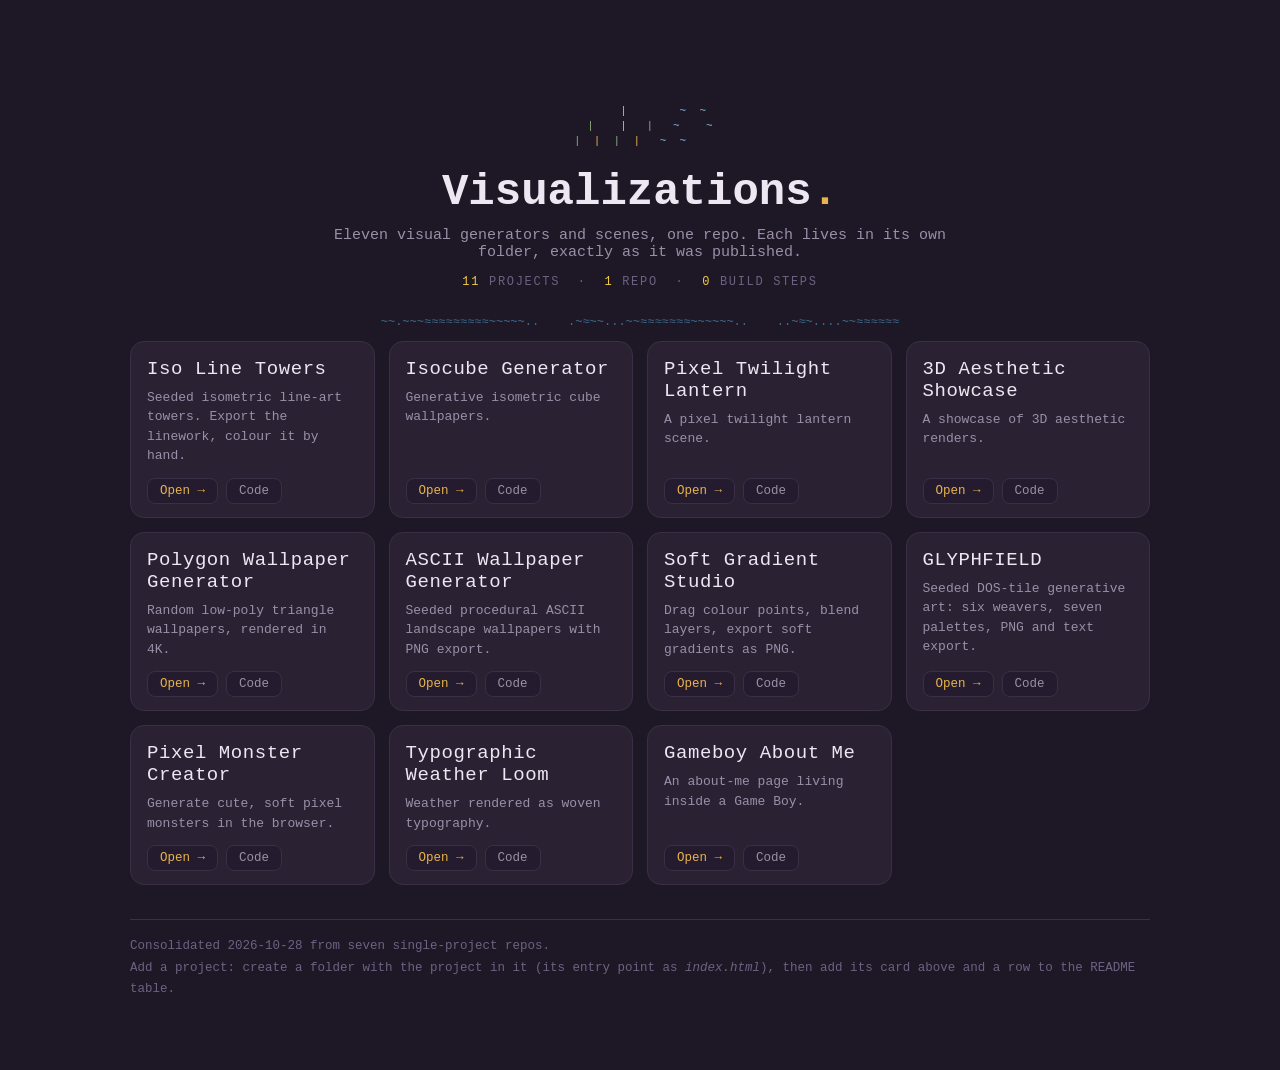
<file: index.html>
<!DOCTYPE html>
<html lang="en">
<head>
<meta charset="UTF-8">
<meta name="viewport" content="width=device-width, initial-scale=1.0">
<title>Visualizations</title>
<style>
  @font-face{font-family:"Alpha Lyrae";src:url("https://heycristobal.com/vault/assets/fonts/AlphaLyrae-Medium.woff2") format("woff2"),url("https://heycristobal.com/vault/assets/fonts/AlphaLyrae-Medium.woff") format("woff");font-weight:400 700;font-display:swap}
  :root{--bg:#1E1826; --panel:#2A2233; --panel2:#241C2E; --line:#3A2F47; --ink:#EDE7F2; --muted:#9B8FA8; --faint:#6E6182; --amber:#E8B34B; --pink:#E85C8A; --blue:#7FB8D9; --gold:#F2C94C; --mint:#72EFDD; --violet:#B79CED;}
  *{box-sizing:border-box}
  body{margin:0; background:var(--bg); color:var(--ink); font-family:"Space Mono", ui-monospace, SFMono-Regular, Menlo, Consolas, monospace; padding:48px 20px 64px}
  ::selection{background:var(--amber); color:#1E1826}
  .wrap{max-width:1020px; margin:0 auto}
  header{padding:56px 0 8px; text-align:center}
  .banner{
    margin:0 auto 18px; display:inline-block; text-align:left;
    color:var(--faint); font-size:11px; line-height:1.35; white-space:pre;
    user-select:none;
  }
  .banner .w{color:var(--blue)} .banner .k{color:var(--amber)} .banner .l{color:#8FAE7C}
  h1{font-family:"Alpha Lyrae","Space Mono",monospace; font-size:clamp(28px,5vw,44px); font-weight:700; margin:0 0 10px}
  h1 .dot{color:var(--amber)}
  .lede{color:var(--muted); max-width:620px; margin:0 auto; font-size:15px}
  .meta{margin-top:14px; color:var(--faint); font-size:12px; letter-spacing:0.14em; text-transform:uppercase}
  .meta b{color:var(--gold); font-weight:400}
  #wave{
    display:block; margin:26px auto 4px; max-width:760px; width:100%;
    white-space:pre; overflow:hidden; text-align:center;
    color:#3E6B8C; font-size:12px; line-height:1.2; user-select:none;
  }
  .grid{display:grid; grid-template-columns:repeat(auto-fill,minmax(230px,1fr)); gap:14px}
  .card{background:var(--panel); border:1px solid var(--line); border-radius:14px; padding:16px 16px 13px; display:flex; flex-direction:column; gap:8px}
  .card h3{font-family:"Alpha Lyrae","Space Mono",monospace; font-weight:500; font-size:19px; margin:0; letter-spacing:.03em}
  .card p{color:var(--muted); font-size:13px; line-height:1.5; margin:0; flex:1}
  .foot{display:flex; gap:8px; margin-top:4px}
  .foot a{font-size:12.5px; text-decoration:none; border:1px solid var(--line); border-radius:8px; padding:5px 12px; background:var(--panel2)}
  .view{color:var(--amber)} .code{color:var(--muted)}
  .foot a:hover{color:var(--ink); border-color:var(--amber)}
  footer{color:var(--faint); font-size:12.5px; line-height:1.7; margin-top:34px; border-top:1px solid var(--line); padding-top:16px}
</style>
</head>
<body>
<div class="wrap">
    <header>
    <pre class="banner" aria-hidden="true">        <span class="k">|</span>        <span class="w">~  ~</span>
   <span class="l">|</span>    <span class="k">|</span>   <span class="l">|</span>   <span class="w">~</span>    <span class="w">~</span>
 <span class="l">|</span>  <span class="k">|</span>  <span class="l">|</span>  <span class="k">|</span>   <span class="w">~  ~</span></pre>
    <h1>Visualizations<span class="dot">.</span></h1>
    <p class="lede">Eleven visual generators and scenes, one repo. Each lives in its own folder, exactly as it was published.</p>
    <p class="meta"><b>11</b> projects &nbsp;·&nbsp; <b>1</b> repo &nbsp;·&nbsp; <b>0</b> build steps</p>
    <pre id="wave" aria-hidden="true"></pre>
  </header>
  <div class="grid">
      <article class="card"><h3>Iso Line Towers</h3><p>Seeded isometric line-art towers. Export the linework, colour it by hand.</p><div class="foot"><a class="view" href="iso-line-towers/">Open →</a><a class="code" href="https://github.com/dalecri/visualizations/tree/main/iso-line-towers">Code</a></div></article>
      <article class="card"><h3>Isocube Generator</h3><p>Generative isometric cube wallpapers.</p><div class="foot"><a class="view" href="isometric-cube-wallpaper-generator/">Open →</a><a class="code" href="https://github.com/dalecri/visualizations/tree/main/isometric-cube-wallpaper-generator">Code</a></div></article>
      <article class="card"><h3>Pixel Twilight Lantern</h3><p>A pixel twilight lantern scene.</p><div class="foot"><a class="view" href="pixel-night-lamp/">Open →</a><a class="code" href="https://github.com/dalecri/visualizations/tree/main/pixel-night-lamp">Code</a></div></article>
      <article class="card"><h3>3D Aesthetic Showcase</h3><p>A showcase of 3D aesthetic renders.</p><div class="foot"><a class="view" href="3d-aesthetic-renders/">Open →</a><a class="code" href="https://github.com/dalecri/visualizations/tree/main/3d-aesthetic-renders">Code</a></div></article>
        <article class="card"><h3>Polygon Wallpaper Generator</h3><p>Random low-poly triangle wallpapers, rendered in 4K.</p><div class="foot"><a class="view" href="polygon-wallpaper-generator/">Open →</a><a class="code" href="https://github.com/dalecri/visualizations/tree/main/polygon-wallpaper-generator">Code</a></div></article>
        <article class="card"><h3>ASCII Wallpaper Generator</h3><p>Seeded procedural ASCII landscape wallpapers with PNG export.</p><div class="foot"><a class="view" href="ASCII-Wallpaper/">Open →</a><a class="code" href="https://github.com/dalecri/visualizations/tree/main/ASCII-Wallpaper">Code</a></div></article>
                <article class="card"><h3>Soft Gradient Studio</h3><p>Drag colour points, blend layers, export soft gradients as PNG.</p><div class="foot"><a class="view" href="soft-gradient-generator/">Open →</a><a class="code" href="https://github.com/dalecri/visualizations/tree/main/soft-gradient-generator">Code</a></div></article>
        <article class="card"><h3>GLYPHFIELD</h3><p>Seeded DOS-tile generative art: six weavers, seven palettes, PNG and text export.</p><div class="foot"><a class="view" href="glyphfield/">Open →</a><a class="code" href="https://github.com/dalecri/visualizations/tree/main/glyphfield">Code</a></div></article>
        <article class="card"><h3>Pixel Monster Creator</h3><p>Generate cute, soft pixel monsters in the browser.</p><div class="foot"><a class="view" href="pixel-monster-creator/">Open →</a><a class="code" href="https://github.com/dalecri/visualizations/tree/main/pixel-monster-creator">Code</a></div></article>
      <article class="card"><h3>Typographic Weather Loom</h3><p>Weather rendered as woven typography.</p><div class="foot"><a class="view" href="typographic-weather-loom/">Open →</a><a class="code" href="https://github.com/dalecri/visualizations/tree/main/typographic-weather-loom">Code</a></div></article>
      <article class="card"><h3>Gameboy About Me</h3><p>An about-me page living inside a Game Boy.</p><div class="foot"><a class="view" href="Gameboy-about-me/">Open →</a><a class="code" href="https://github.com/dalecri/visualizations/tree/main/Gameboy-about-me">Code</a></div></article>
  </div>
  <footer>Consolidated 2026-10-28 from seven single-project repos.<br>
  Add a project: create a folder with the project in it (its entry point as <i>index.html</i>), then add its card above and a row to the README table.</footer>
</div>
<script>
  // A one-line pond ripple under the header. Decorative only.
  (function () {
    var el = document.getElementById('wave');
    var W = 72, chars = ' .~\u2248~. ', t = 0;
    function frame() {
      var s = '';
      for (var x = 0; x < W; x++) {
        var v = Math.sin(x * 0.32 + t) + Math.sin(x * 0.11 - t * 0.7) + Math.sin(x * 0.53 + t * 1.7) * 0.5;
        var i = Math.max(0, Math.min(chars.length - 1, Math.floor((v + 2.5) / 5 * chars.length)));
        s += chars[i];
      }
      el.textContent = s;
      t += 0.045;
    }
    if (window.matchMedia && window.matchMedia('(prefers-reduced-motion: reduce)').matches) {
      frame();
    } else {
      frame();
      setInterval(function () { if (!document.hidden) frame(); }, 90);
    }
  })();
</script>
</body>
</html>
</file>
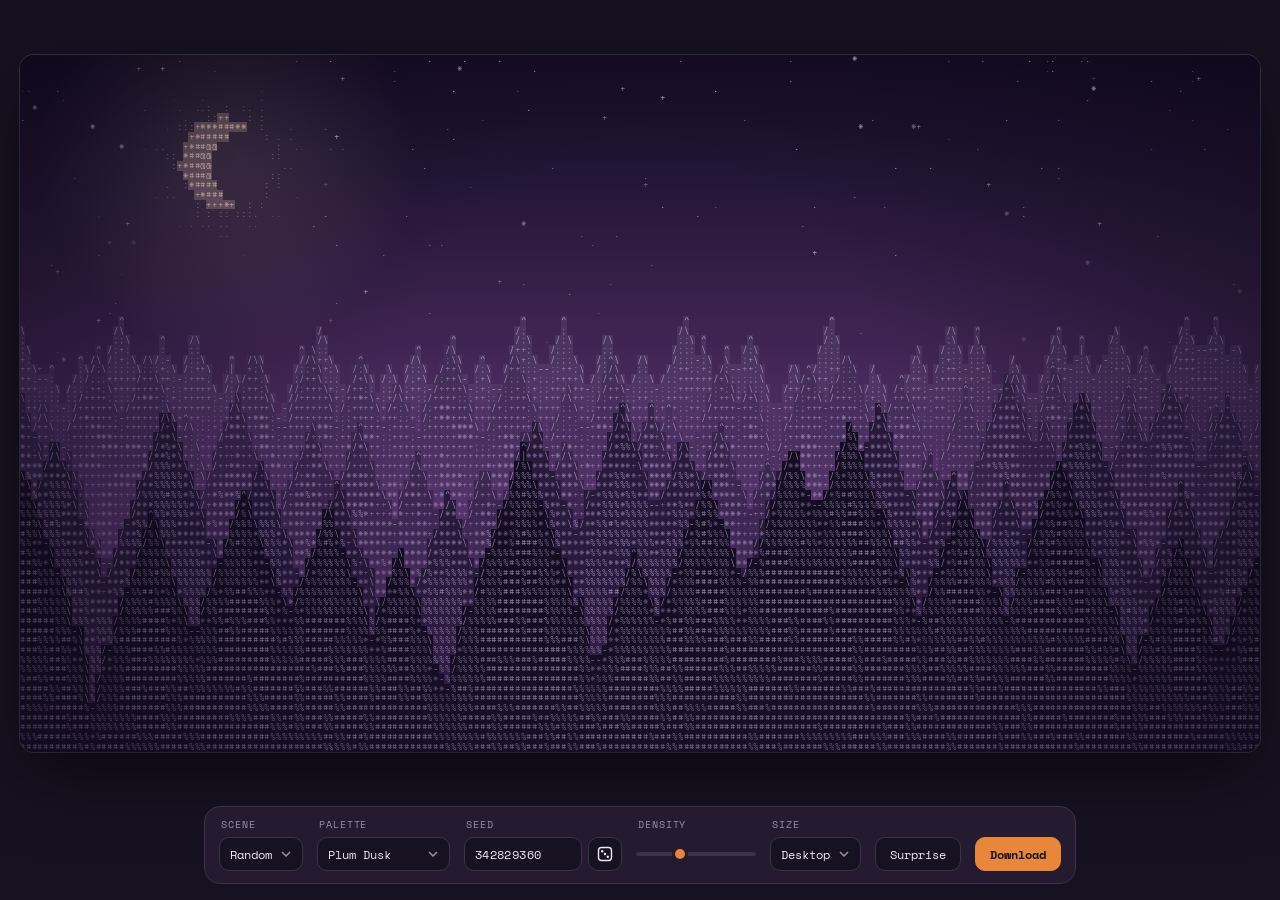
<file: ASCII-Wallpaper/index.html>
<!doctype html>
<html lang="en">
<head>
<meta charset="utf-8">
<meta name="viewport" content="width=device-width, initial-scale=1">
<title>ASCII Wallpaper Generator</title>
<link rel="preconnect" href="https://fonts.googleapis.com">
<link rel="preconnect" href="https://fonts.gstatic.com" crossorigin>
<link href="https://fonts.googleapis.com/css2?family=Space+Mono:wght@400;700&display=swap" rel="stylesheet">
<style>
:root{
  --bg:#171221; --panel:#241B31; --line:#3A3247;
  --text:#EDE7F2; --muted:#9B8FA8; --amber:#E8873A;
}
*{box-sizing:border-box;margin:0;padding:0}
html,body{height:100%}
body{
  background:var(--bg); color:var(--text);
  font-family:"Space Mono",ui-monospace,Menlo,Consolas,monospace; font-size:12px;
  display:flex; flex-direction:column; overflow:hidden;
}
#stage{flex:1; min-height:0; display:grid; place-items:center; padding:20px}
#view{
  display:block; border-radius:14px; background:#0c0716;
  box-shadow:0 24px 70px rgba(0,0,0,.5), 0 0 0 1px var(--line);
}
#bar{
  align-self:center; margin:0 16px 16px; max-width:calc(100% - 32px);
  display:flex; flex-wrap:wrap; align-items:flex-end; justify-content:center; gap:10px 14px;
  padding:10px 14px 12px; background:var(--panel); border:1px solid var(--line); border-radius:16px;
}
.f{display:flex; flex-direction:column; gap:5px}
.f>span{color:var(--muted); font-size:10px; letter-spacing:.09em; text-transform:uppercase; padding-left:2px}
select,input[type=text],.btn{
  height:34px; font:inherit; color:var(--text); background:var(--bg);
  border:1px solid var(--line); border-radius:10px; outline:none;
}
select{
  appearance:none; -webkit-appearance:none; padding:0 30px 0 10px; cursor:pointer;
  background-image:url("data:image/svg+xml,%3Csvg xmlns='http://www.w3.org/2000/svg' width='10' height='6'%3E%3Cpath d='M1 1l4 4 4-4' fill='none' stroke='%239B8FA8' stroke-width='1.5'/%3E%3C/svg%3E");
  background-repeat:no-repeat; background-position:right 11px center;
}
select option{background:var(--panel); color:var(--text)}
.seed{display:flex; gap:6px}
input[type=text]{width:118px; padding:0 10px; letter-spacing:.03em}
.btn{padding:0 14px; cursor:pointer; display:inline-flex; align-items:center; justify-content:center; gap:6px; transition:background .15s,border-color .15s,transform .08s}
.btn:hover{border-color:#54496a; background:#1d1629}
.btn:active{transform:translateY(1px)}
.icon{width:34px; padding:0}
.primary{background:var(--amber); border-color:var(--amber); color:#171221; font-weight:700}
.primary:hover{background:#f0974d; border-color:#f0974d}
select:focus-visible,input:focus-visible,.btn:focus-visible{border-color:var(--amber); box-shadow:0 0 0 2px rgba(232,135,58,.25)}
input[type=range]{
  -webkit-appearance:none; appearance:none; width:120px; height:34px; background:transparent; cursor:pointer;
}
input[type=range]::-webkit-slider-runnable-track{height:4px; border-radius:4px; background:var(--line)}
input[type=range]::-webkit-slider-thumb{-webkit-appearance:none; width:16px; height:16px; margin-top:-6px; border-radius:50%; background:var(--amber); border:3px solid var(--panel)}
input[type=range]::-moz-range-track{height:4px; border-radius:4px; background:var(--line)}
input[type=range]::-moz-range-thumb{width:12px; height:12px; border-radius:50%; background:var(--amber); border:3px solid var(--panel)}
@media (max-width:640px){
  #stage{padding:12px}
  #bar{margin:0 8px 8px; max-width:calc(100% - 16px); gap:8px 10px; padding:8px 10px 10px}
  input[type=range]{width:96px}
  input[type=text]{width:100px}
}
</style>
</head>
<body>
<main id="stage"><canvas id="view"></canvas></main>

<nav id="bar">
  <label class="f"><span>Scene</span>
    <select id="scene">
      <option>Peaks</option><option>Tides</option><option>Aurora</option>
      <option>Dunes</option><option>Forest</option><option selected>Random</option>
    </select>
  </label>
  <label class="f"><span>Palette</span><select id="palette"></select></label>
  <div class="f"><span>Seed</span>
    <div class="seed">
      <input id="seed" type="text" inputmode="numeric" autocomplete="off" spellcheck="false" aria-label="Seed">
      <button id="dice" class="btn icon" aria-label="Dice" title="Dice">
        <svg width="16" height="16" viewBox="0 0 16 16" fill="none"><rect x="1.5" y="1.5" width="13" height="13" rx="3" stroke="#EDE7F2" stroke-width="1.4"/><circle cx="5.2" cy="5.2" r="1.2" fill="#EDE7F2"/><circle cx="8" cy="8" r="1.2" fill="#EDE7F2"/><circle cx="10.8" cy="10.8" r="1.2" fill="#EDE7F2"/></svg>
      </button>
    </div>
  </div>
  <label class="f"><span>Density</span><input id="density" type="range" min="36" max="140" step="1" value="72"></label>
  <label class="f"><span>Size</span><select id="res"></select></label>
  <button id="surprise" class="btn">Surprise</button>
  <button id="download" class="btn primary">Download</button>
</nav>

<script>
"use strict";
/* ---------- core math ---------- */
const CA = 0.6; // cell width / cell height
const FONT = '"Space Mono", "DejaVu Sans Mono", Menlo, Consolas, "Liberation Mono", monospace';

function mulberry32(a){
  return function(){
    a |= 0; a = a + 0x6D2B79F5 | 0;
    let t = Math.imul(a ^ a >>> 15, 1 | a);
    t = t + Math.imul(t ^ t >>> 7, 61 | t) ^ t;
    return ((t ^ t >>> 14) >>> 0) / 4294967296;
  };
}
function hashStr(s){ let h = 2166136261; for (let i=0;i<s.length;i++){ h ^= s.charCodeAt(i); h = Math.imul(h,16777619); } return h>>>0; }
const clamp01 = v => v<0?0:v>1?1:v;
const mix = (a,b,t) => [a[0]+(b[0]-a[0])*t, a[1]+(b[1]-a[1])*t, a[2]+(b[2]-a[2])*t];
const css = c => `rgb(${Math.round(c[0])},${Math.round(c[1])},${Math.round(c[2])})`;
const rgba = (c,a) => `rgba(${Math.round(c[0])},${Math.round(c[1])},${Math.round(c[2])},${a})`;
function hex(h){ h=h.replace('#',''); return [parseInt(h.slice(0,2),16), parseInt(h.slice(2,4),16), parseInt(h.slice(4,6),16)]; }

function makeNoise(rng){
  const p = new Uint16Array(512), v = new Float32Array(256);
  for (let i=0;i<256;i++){ p[i]=i; v[i]=rng(); }
  for (let i=255;i>0;i--){ const j=Math.floor(rng()*(i+1)); const t=p[i]; p[i]=p[j]; p[j]=t; }
  for (let i=0;i<256;i++) p[i+256]=p[i];
  const s = t => t*t*(3-2*t);
  return {
    n1(x){ const i=Math.floor(x), f=s(x-i), a=v[p[i&255]], b=v[p[(i+1)&255]]; return a+(b-a)*f; },
    n2(x,y){
      const ix=Math.floor(x), iy=Math.floor(y), fx=s(x-ix), fy=s(y-iy), X=ix&255, Y=iy&255;
      const a=v[p[p[X]+Y]], b=v[p[p[X+1]+Y]], c=v[p[p[X]+Y+1]], d=v[p[p[X+1]+Y+1]];
      return a+(b-a)*fx+(c-a)*fy+(a-b-c+d)*fx*fy;
    }
  };
}
function fbm1(nz,x,oct){ let s=0,a=0.5,n=0,fr=1; for(let i=0;i<oct;i++){ s+=nz.n1(x*fr+i*17.3)*a; n+=a; a*=0.5; fr*=2.03; } return s/n; }
function fbm2(nz,x,y,oct){ let s=0,a=0.5,n=0,fr=1; for(let i=0;i<oct;i++){ s+=nz.n2(x*fr+i*7.1,y*fr+i*3.7)*a; n+=a; a*=0.5; fr*=2.03; } return s/n; }
function ridged(nz,x,oct){ let s=0,a=0.5,n=0,fr=1; for(let i=0;i<oct;i++){ const v=1-Math.abs(nz.n1(x*fr+i*31.7)*2-1); s+=v*v*a; n+=a; a*=0.5; fr*=2.03; } return s/n; }

/* ---------- palettes ---------- */
const PALETTES = [
  {name:'Plum Dusk', skyTop:'#140c24', skyBot:'#5a3470', base:'#0c0716', layers:['#9a7bb8','#6a4b8c','#432c63','#22143a'], accent:'#F0A04B', star:'#E9DCF5', ink:'#F4ECFA', hl:'#F6E9FF', aurora:['#C9A2FF','#FF9EC7']},
  {name:'Dawn', skyTop:'#3a2748', skyBot:'#F4AE8C', base:'#1d1220', layers:['#EBAA9B','#C47A8C','#8C4E6E','#4C2A44'], accent:'#FFD27E', star:'#FFF1E2', ink:'#FFF5EC', hl:'#FFF7F0', aurora:['#FFC8A6','#FF8FAE']},
  {name:'Deep Sea', skyTop:'#040a1a', skyBot:'#15405c', base:'#020611', layers:['#4A8C9E','#2A6A80','#174A63','#0A2A40'], accent:'#DDF4EF', star:'#CDEEF0', ink:'#E8FCF8', hl:'#EAFFFB', aurora:['#5FF0C3','#4FB4FF']},
  {name:'Forest Fog', skyTop:'#27322d', skyBot:'#A9B6AB', base:'#0f1612', layers:['#A0AEA1','#748C79','#4A6551','#233A2A'], accent:'#F2EDD3', star:'#EEF2E6', ink:'#F3F6EF', hl:'#FFFFFF', aurora:['#CDEFB4','#9BD8C2']},
  {name:'Ember', skyTop:'#110c0b', skyBot:'#552619', base:'#090605', layers:['#8A5240','#663628','#43241A','#241411'], accent:'#FF7A2E', star:'#FFC9A0', ink:'#FFE7D6', hl:'#FFD5AE', aurora:['#FF9A4A','#FF5436']},
  {name:'Mono Ink', skyTop:'#0a0a0c', skyBot:'#2c2c31', base:'#050506', layers:['#909096','#65656B','#414146','#222225'], accent:'#F2F2F2', star:'#D9D9DD', ink:'#F6F6F8', hl:'#FFFFFF', aurora:['#E2E2E8','#9A9AA2']},
  // From ASCII-Aurora: aurora = [mid, edge], hl = high; sky/land built around #05070F night + #0A1410 trees
  {name:'Classic Green', skyTop:'#05070F', skyBot:'#0E2A24', base:'#030507', layers:['#3A6A55','#24483A','#143026','#0A1410'], accent:'#F3E9C6', star:'#DDF3E6', ink:'#E8FFF2', hl:'#B8FFD9', aurora:['#3CE882','#9B6BFF']},
  {name:'Violet Storm', skyTop:'#06050F', skyBot:'#2E1060', base:'#04030A', layers:['#6A4C9A','#47307A','#2A1A50','#140B26'], accent:'#F4D2FF', star:'#EADCFF', ink:'#F8EEFF', hl:'#F4D2FF', aurora:['#A24DFF','#FF4FC8']},
  {name:'Blood Sky', skyTop:'#0A0507', skyBot:'#5C0D16', base:'#050203', layers:['#7A3034','#561C22','#361015','#1A080B'], accent:'#FFC98A', star:'#FFD9C2', ink:'#FFEBDD', hl:'#FFC98A', aurora:['#E8432E','#B0186E']}
].map(p => { const o={name:p.name}; for (const k in p){ if(k==='name') continue; o[k] = Array.isArray(p[k]) ? p[k].map(hex) : hex(p[k]); } return o; });

const RES = [['Desktop',1920,1080],['Phone',1080,1920],['Square',1080,1080]];
const SCENE_NAMES = ['Peaks','Tides','Aurora','Dunes','Forest'];
const RAMPS = {
  rock:[...' .:-=+*#%@'], water:[...' ~-≈=>*#'], sand:[...' .·:;+*'],
  foliage:[...' .:;+*%#'], aurora:[..." .':!|"]
};

/* ---------- grid helpers ---------- */
function newGrid(cols, rows){
  const n = cols*rows;
  return { cols, rows, S:Math.min(rows, cols*CA), hz:0.6,
    ch:new Array(n).fill(' '), fg:new Array(n).fill(null), bg:new Array(n).fill(null), orb:null, sparks:[] };
}
function set(G,c,r,ch,fg,bg){
  if (c<0||r<0||c>=G.cols||r>=G.rows) return;
  const i=r*G.cols+c; G.ch[i]=ch; G.fg[i]=fg?css(fg):null; G.bg[i]=bg?css(bg):null;
}
function samplePal(arr,f){ const pos=clamp01(f)*(arr.length-1), i=Math.min(arr.length-2,Math.floor(pos)); return mix(arr[i],arr[i+1],pos-i); }
function skyAt(G,pal,v){ return mix(pal.skyTop, pal.skyBot, Math.pow(clamp01(v/G.hz),1.15)); }
function pick(ramp,f,t){ const n=ramp.length-1, x=f*0.45+clamp01(t)*0.55; return ramp[1+Math.min(n-1,Math.floor(x*n))]; }
function shade(G,pal,lc,f,t,r,haze){
  const sky = skyAt(G,pal,r/G.rows);
  const bg = mix(mix(lc,pal.base,0.42+0.18*f), sky, haze*0.85);
  const fg = mix(mix(lc,pal.ink,0.10+0.40*t), sky, haze*0.55);
  return [fg,bg];
}

function stars(G,rng,pal,maxV,dens){
  const lim = Math.floor(G.rows*maxV);
  for (let r=0;r<lim;r++){
    const fall = 1-r/lim, p = dens*(0.25+0.75*fall*fall);
    for (let c=0;c<G.cols;c++){
      if (rng()<p){
        const k=rng(), ch=k<0.68?'.':k<0.9?'+':'*';
        const b=(0.35+0.65*rng())*(0.45+0.55*fall);
        set(G,c,r,ch,mix(skyAt(G,pal,r/G.rows),pal.star,b),null);
      }
    }
  }
}

function stampOrb(G,pal,cx,cy,R,kind,rng,clipRow){
  const moon = kind==='moon';
  const col = moon ? mix(pal.star,pal.accent,0.35) : pal.accent;
  const crescent = moon && rng()<0.55;
  const cOff = R*(0.45+rng()*0.25)*(rng()<0.5?-1:1);
  const ext = R*1.9, clip = clipRow===undefined ? G.rows : clipRow;
  for (let r=Math.floor(cy-ext); r<=Math.ceil(cy+ext); r++){
    if (r<0||r>=G.rows||r>=clip) continue;
    const sky = skyAt(G,pal,r/G.rows);
    for (let c=Math.floor(cx-ext/CA); c<=Math.ceil(cx+ext/CA); c++){
      if (c<0||c>=G.cols) continue;
      const dx=(c+0.5-cx)*CA, dy=r+0.5-cy, d=Math.hypot(dx,dy)/R;
      const h = rng();
      if (d<1){
        let lit = true;
        if (crescent) lit = Math.hypot(dx-cOff, dy-R*0.12)/R > 0.92;
        if (lit){
          const ch = d<0.55?'@':d<0.8?'#':d<0.93?'*':'+';
          set(G,c,r,ch, mix(col,pal.ink,(moon?0.35:0.45)*(1-d)), mix(sky,col,moon?0.42:0.58));
        } else {
          set(G,c,r,' ',null,null);
        }
      } else if (d<1.9){
        const p=(1.9-d)/0.9;
        if (h<p*0.5) set(G,c,r,d<1.3?':':'.', mix(sky,col,0.3+0.4*p), null);
        else set(G,c,r,' ',null,null);
      }
    }
  }
  G.orb = {cx,cy,R,col,strength:moon?0.16:0.3};
}

function paintLayer(G,pal,H,o){
  const {cols,rows} = G, f=o.f, lc=o.color||samplePal(pal.layers,f), ramp=RAMPS[o.mat];
  for (let c=0;c<cols;c++){
    const top=H[c]; if (top>=rows) continue;
    const hl = c>0?H[c-1]:top, hr = c<cols-1?H[c+1]:top;
    const r0 = Math.max(0,Math.ceil(top));
    for (let r=r0;r<rows;r++){
      const depth=r-top, t=clamp01(o.tex(c,r,depth));
      const haze=clamp01(o.haze+(o.fog?o.fog(c,r,depth):0));
      let ch = (o.sparse && t<o.sparse) ? ' ' : pick(ramp,f,t);
      let [fg,bg] = shade(G,pal,lc,f,t,r,haze);
      if (o.edge!==false){
        const L = hl>r+0.5, R = hr>r+0.5;
        let e = null;
        if (r===r0) e = L&&R?'^':L?'/':R?'\\':(o.flat||'-');
        else if (L||R) e = L&&R?'|':L?'/':'\\';
        if (e){ ch=e; fg=mix(fg,o.edgeTint||pal.ink,0.28); }
      }
      if (o.post){
        const p=o.post(c,r,depth,t,fg,bg);
        if (p){ if(p.ch!==undefined) ch=p.ch; if(p.fg) fg=p.fg; if(p.bg) bg=p.bg; }
      }
      set(G,c,r,ch,fg,bg);
    }
  }
}

function pineRow(G,pal,rng,nz,o){
  const {cols,S}=G, H=new Float32Array(cols), off=rng()*300;
  for (let c=0;c<cols;c++) H[c]=o.base+S*0.025*(fbm1(nz,c*CA/S*2+off,2)-0.5);
  const sp=(o.hgt*0.34/CA)*(o.gap||1.05);
  let xc=-rng()*sp*2;
  while (xc<cols+sp*2){
    const h=o.hgt*(0.55+rng()*0.6), tiers=3+Math.floor(rng()*3), top=o.base-h, hw=Math.max(1.2,h*0.3/CA);
    for (let c=Math.floor(xc-hw); c<=Math.ceil(xc+hw); c++){
      if (c<0||c>=cols) continue;
      const dx=Math.abs(c+0.5-xc)/hw; if (dx>1) continue;
      const y = top + h*(0.8*dx + 0.14*((dx*tiers)%1)*dx);
      if (y<H[c]) H[c]=y;
    }
    xc += sp*(0.6+rng()*0.9);
  }
  paintLayer(G,pal,H,{mat:'foliage', f:o.f, haze:o.haze, color:o.color, sparse:o.sparse, fog:o.fog, edgeTint:o.edgeTint,
    tex:(c,r,dep)=>0.25+0.4*nz.n2(c*0.45+off,r*0.6)+Math.min(0.35,dep/(o.hgt+1))});
}

/* ---------- scenes ---------- */
function scenePeaks(G,rng,nz,pal){
  const {cols,rows,S}=G; G.hz=0.62;
  stars(G,rng,pal,0.62,0.055);
  stampOrb(G,pal,cols*(0.12+rng()*0.76),rows*(0.1+rng()*0.14),S*(0.04+rng()*0.03),'moon',rng);
  const L=4;
  for (let d=0; d<L; d++){
    const f=d/(L-1), base=rows*(0.5+d*0.12), amp=S*(0.34-d*0.07), fr=1.3+d*0.8, off=rng()*500, oct=5-d;
    const H=new Float32Array(cols);
    let minTop=Infinity;
    for (let c=0;c<cols;c++){ H[c]=base-amp*ridged(nz,c*CA/S*fr+off,oct); if(H[c]<minTop) minTop=H[c]; }
    const snowLine=minTop+(base-minTop)*0.34;
    paintLayer(G,pal,H,{mat:'rock', f, haze:(1-f)*0.55, sparse:(1-f)*0.3,
      tex:(c,r,dep)=>0.25+0.45*nz.n2(c*0.22+off,r*0.35)+Math.min(0.4,dep/(S*0.25)),
      post: d!==0 ? null : (c,r,dep,t,fg,bg)=>{
        const lim=snowLine+(nz.n1(c*0.3+off)-0.5)*S*0.08;
        if (r<lim && dep<(lim-H[c])*0.55+1){
          return { ch: dep<0.6?undefined:(t>0.6?'*':t>0.35?'+':':'),
            fg: mix(pal.hl,pal.ink,0.2),
            bg: mix(mix(samplePal(pal.layers,0),pal.hl,0.4), skyAt(G,pal,r/rows), 0.3) };
        }
      }
    });
  }
}

function sceneTides(G,rng,nz,pal){
  const {cols,rows,S}=G, hz=rows*(0.5+rng()*0.1); G.hz=hz/rows;
  const sun=rng()<0.55;
  stars(G,rng,pal,hz/rows,sun?0.01:0.05);
  const R=S*(sun?0.085+rng()*0.04:0.045+rng()*0.02);
  const cx=cols*(0.28+rng()*0.44), cy=sun?hz-R*(0.25+rng()*0.5):hz-R*(3+rng()*3);
  stampOrb(G,pal,cx,cy,R,sun?'sun':'moon',rng,Math.ceil(hz));
  const off=rng()*300, off2=rng()*300, ramp=RAMPS.water, acc=G.orb.col, refl=['-','=','≈','~'];
  for (let r=Math.ceil(hz); r<rows; r++){
    const z=(r+0.5-hz)/(rows-hz), dist=1/(z+0.06), f=Math.pow(z,0.75), lc=samplePal(pal.layers,f), haze=(1-f)*0.5;
    const reflW=(R/CA)*(0.5+z*2.2)*(0.75+0.5*nz.n1(r*0.45+off));
    for (let c=0;c<cols;c++){
      const x=c*CA/S;
      const warp=fbm2(nz,x*(1.2+2.5*(1-z))+off,dist*0.35+off2,3);
      const v=Math.sin(dist*4.2+warp*5+x*0.6);
      const t=clamp01((0.5+0.5*v)*0.85+0.15*nz.n2(c*0.5,r*0.9));
      let ch=(z<0.22&&t<0.45)?' ':pick(ramp,f,t);
      let [fg,bg]=shade(G,pal,lc,f,t,r,haze);
      if (v>0.86 && warp>0.42){ ch='~'; fg=mix(pal.hl,fg,0.25+0.4*(1-z)); bg=mix(bg,pal.hl,0.08); }
      const dc=Math.abs(c+0.5-cx);
      if (dc<reflW){
        const k=1-dc/reflW;
        if (nz.n2(c*0.6+off2,r*1.7)<0.35+0.55*k){
          ch=refl[Math.floor(nz.n2(c*1.3,r*2.1)*4)%4];
          const inten=(sun?0.85:0.6)*k*(1-0.45*z);
          fg=mix(fg,mix(acc,pal.ink,0.25),inten); bg=mix(bg,acc,inten*0.22);
        }
      }
      set(G,c,r,ch,fg,bg);
    }
  }
}

function sceneAurora(G,rng,nz,pal){
  const {cols,rows,S}=G; G.hz=0.7;
  stars(G,rng,pal,0.72,0.06);
  const curtains=[{y:0.3+rng()*0.08,len:0.26},{y:0.44+rng()*0.08,len:0.18}];
  if (rng()<0.5) curtains.push({y:0.2+rng()*0.06,len:0.12});
  for (const k of curtains){
    k.off=rng()*300; k.base=new Float32Array(cols); k.L=new Float32Array(cols); k.ray=new Float32Array(cols); k.fold=new Float32Array(cols);
    for (let c=0;c<cols;c++){
      const x=c*CA/S;
      k.base[c]=rows*(k.y+0.16*(fbm1(nz,x*0.8+k.off,3)-0.5));
      k.L[c]=rows*k.len*(0.7+0.6*fbm1(nz,x*1.1+k.off+50,2));
      k.ray[c]=clamp01(Math.pow(fbm1(nz,x*14+k.off,3),1.6)*1.9);
      k.fold[c]=0.55+0.45*Math.sin(x*5+k.off+fbm1(nz,x*1.7+k.off,2)*6);
    }
  }
  const ar=RAMPS.aurora, [a0,a1]=pal.aurora;
  for (let r=0;r<rows*0.78;r++){
    const sky=skyAt(G,pal,r/rows);
    for (let c=0;c<cols;c++){
      let I=0, hue=0;
      for (const k of curtains){
        const rel=(k.base[c]-r)/k.L[c];
        if (rel<-0.06||rel>1) continue;
        const prof=rel<0?(1+rel/0.06):Math.pow(1-rel,1.4);
        const ii=prof*k.ray[c]*k.fold[c]*(0.7+0.3*nz.n2(c*0.25+k.off,r*0.12));
        if (ii>I){ I=ii; hue=rel; }
      }
      if (I>0.08){
        const idx=1+Math.min(ar.length-2,Math.floor(I*1.3*(ar.length-1)));
        const ac=mix(a0,a1,clamp01(hue));
        set(G,c,r,ar[idx], mix(sky,mix(ac,pal.ink,I*0.25),clamp01(0.35+I)), mix(sky,ac,I*0.22));
      }
    }
  }
  if (rng()<0.65) stampOrb(G,pal,cols*(0.1+rng()*0.8),rows*(0.07+rng()*0.08),S*(0.03+rng()*0.02),'moon',rng);
  const dark=(f)=>mix(samplePal(pal.layers,f),pal.base,0.35);
  if (rng()<0.5){
    [[0.78,0.2,0.7,0.12],[0.9,0.1,1,0]].forEach(([b,a,f,hz])=>{
      const off=rng()*400, H=new Float32Array(cols);
      for (let c=0;c<cols;c++) H[c]=rows*b-S*a*fbm1(nz,c*CA/S*1.6+off,4)*1.4;
      paintLayer(G,pal,H,{mat:'rock',f,haze:hz,color:dark(f),edgeTint:a0,
        tex:(c,r,dep)=>0.2+0.35*nz.n2(c*0.3+off,r*0.4)+Math.min(0.4,dep/(S*0.3))});
    });
  } else {
    pineRow(G,pal,rng,nz,{base:rows*0.82,hgt:S*0.16,f:0.7,haze:0.12,color:dark(0.7),edgeTint:a0});
    pineRow(G,pal,rng,nz,{base:rows*0.96,hgt:S*0.26,f:1,haze:0,color:dark(1),edgeTint:a0});
  }
}

function sceneDunes(G,rng,nz,pal){
  const {cols,rows,S}=G, hz=rows*(0.56+rng()*0.06); G.hz=hz/rows;
  stars(G,rng,pal,0.45,0.012);
  const R=S*(0.15+rng()*0.06), cx=cols*(0.25+rng()*0.5), cy=hz-R*(0.35+rng()*0.35);
  stampOrb(G,pal,cx,cy,R,'sun',rng);
  const L=4, tint=mix(pal.accent,pal.ink,0.4);
  for (let d=0; d<L; d++){
    const f=d/(L-1), base=hz+(rows-hz)*(0.08+d*0.27), amp=S*(0.05+d*0.035), fr=1.6-d*0.3, off=rng()*400;
    const H=new Float32Array(cols);
    for (let c=0;c<cols;c++) H[c]=base-amp*1.4*clamp01((fbm1(nz,c*CA/S*fr+off,2)-0.3)/0.5);
    paintLayer(G,pal,H,{mat:'sand',f,haze:(1-f)*0.45,sparse:(1-f)*0.25,edgeTint:tint,
      tex:(c,r,dep)=>{
        const s=H[Math.min(cols-1,c+1)]-H[Math.max(0,c-1)];
        const lit=clamp01(0.5+s*0.9*Math.sign(cx-c));
        const rip=0.5+0.5*Math.sin(dep*2.4+c*CA/S*7+nz.n2(c*0.15+off,r*0.3)*5);
        return 0.4*lit+0.4*rip+0.2*clamp01(dep/(S*0.15));
      }});
  }
}

function sceneForest(G,rng,nz,pal){
  const {cols,rows,S}=G; G.hz=0.62;
  const ff=rng()<0.5;
  stars(G,rng,pal,0.5,ff?0.02:0.05);
  if (rng()<0.7) stampOrb(G,pal,cols*(0.12+rng()*0.76),rows*(0.1+rng()*0.12),S*(0.04+rng()*0.03),'moon',rng);
  const L=5;
  for (let d=0; d<L; d++){
    const f=d/(L-1), base=rows*(0.5+d*0.105), hgt=S*(0.12+d*0.06);
    pineRow(G,pal,rng,nz,{base,hgt,f,haze:(1-f)*0.7,sparse:(1-f)*0.35,
      fog:(c,r)=>clamp01((r-(base-hgt*0.3))/(S*0.12))*0.45*(1-f*0.8)});
  }
  if (ff){
    const n=Math.round(cols*rows*0.0018);
    for (let i=0;i<n;i++){
      const c=Math.floor(rng()*cols), r=Math.floor(rows*(0.45+rng()*0.5)), I=0.6+rng()*0.4;
      const idx=r*cols+c, prev=G.bg[idx];
      const under=prev?prev.slice(4,-1).split(',').map(Number):skyAt(G,pal,r/rows);
      set(G,c,r,rng()<0.4?'*':'+',mix(pal.accent,pal.ink,0.3*I),mix(under,pal.accent,0.22));
      G.sparks.push([c,r,I]);
    }
  }
}

const SCENES = {Peaks:scenePeaks, Tides:sceneTides, Aurora:sceneAurora, Dunes:sceneDunes, Forest:sceneForest};

function generate(scene, seed, density, pw, ph, pal){
  const chh=Math.min(pw,ph)/density;
  const cols=Math.max(8,Math.round(pw/(chh*CA))), rows=Math.max(8,Math.round(ph/chh));
  const G=newGrid(cols,rows);
  const rng=mulberry32(((seed>>>0)^hashStr(scene))>>>0);
  const nz=makeNoise(rng);
  SCENES[scene](G,rng,nz,pal);
  return G;
}

/* ---------- renderer ---------- */
function draw(ctx,W,H,G,pal){
  const {cols,rows}=G, cw=W/cols, chh=H/rows;
  ctx.setTransform(1,0,0,1,0,0);
  ctx.globalCompositeOperation='source-over';
  const g=ctx.createLinearGradient(0,0,0,H);
  for (let i=0;i<=12;i++) g.addColorStop(i/12, css(skyAt(G,pal,i/12)));
  ctx.fillStyle=g; ctx.fillRect(0,0,W,H);
  if (G.orb){
    const o=G.orb, x=o.cx*cw, y=o.cy*chh, rr=o.R*chh*4.2;
    const rg=ctx.createRadialGradient(x,y,o.R*chh*0.4,x,y,rr);
    rg.addColorStop(0,rgba(o.col,o.strength)); rg.addColorStop(1,rgba(o.col,0));
    ctx.fillStyle=rg; ctx.fillRect(x-rr,y-rr,rr*2,rr*2);
  }
  for (let r=0;r<rows;r++){
    const y0=Math.floor(r*chh), y1=Math.floor((r+1)*chh);
    for (let c=0;c<cols;c++){
      const b=G.bg[r*cols+c]; if (!b) continue;
      const x0=Math.floor(c*cw), x1=Math.floor((c+1)*cw);
      ctx.fillStyle=b; ctx.fillRect(x0,y0,x1-x0,y1-y0);
    }
  }
  ctx.font=`${(chh*0.9).toFixed(2)}px ${FONT}`;
  ctx.textAlign='center'; ctx.textBaseline='middle';
  let last='';
  for (let r=0;r<rows;r++){
    const y=(r+0.54)*chh;
    for (let c=0;c<cols;c++){
      const i=r*cols+c, ch=G.ch[i];
      if (ch===' '||!G.fg[i]) continue;
      if (G.fg[i]!==last){ last=G.fg[i]; ctx.fillStyle=last; }
      ctx.fillText(ch,(c+0.5)*cw,y);
    }
  }
  if (G.sparks.length){
    ctx.globalCompositeOperation='lighter';
    for (const [c,r,I] of G.sparks){
      const x=(c+0.5)*cw, y=(r+0.5)*chh, rr=chh*1.8;
      const rg=ctx.createRadialGradient(x,y,0,x,y,rr);
      rg.addColorStop(0,rgba(pal.accent,0.3*I)); rg.addColorStop(1,rgba(pal.accent,0));
      ctx.fillStyle=rg; ctx.fillRect(x-rr,y-rr,rr*2,rr*2);
    }
    ctx.globalCompositeOperation='source-over';
  }
  const vg=ctx.createRadialGradient(W/2,H/2,Math.min(W,H)*0.35,W/2,H/2,Math.hypot(W,H)/2);
  vg.addColorStop(0,rgba(pal.base,0)); vg.addColorStop(1,rgba(pal.base,0.55));
  ctx.fillStyle=vg; ctx.fillRect(0,0,W,H);
}

/* ---------- app ---------- */
const $=id=>document.getElementById(id);
const view=$('view'), vctx=view.getContext('2d'), stage=$('stage');
function randSeed(){ const a=new Uint32Array(1); (window.crypto||{}).getRandomValues ? crypto.getRandomValues(a) : (a[0]=Math.random()*4294967296); return a[0]%1000000000; }
const state={scene:'Random', pal:0, seed:randSeed(), density:72, res:0};
let cache={key:'',G:null};

PALETTES.forEach((p,i)=>$('palette').add(new Option(p.name,i)));
RES.forEach((r,i)=>$('res').add(new Option(r[0],i)));

function sceneFor(){
  if (state.scene!=='Random') return state.scene;
  return SCENE_NAMES[Math.floor(mulberry32((state.seed^0x5bd1e995)>>>0)()*SCENE_NAMES.length)];
}
function getGrid(){
  const [,w,h]=RES[state.res], sc=sceneFor();
  const key=[sc,state.seed,state.density,state.res,state.pal].join('|');
  if (cache.key!==key) cache={key,G:generate(sc,state.seed,state.density,w,h,PALETTES[state.pal])};
  return cache.G;
}
function layout(){
  const [,pw,ph]=RES[state.res];
  const cs=getComputedStyle(stage);
  const aw=stage.clientWidth-parseFloat(cs.paddingLeft)-parseFloat(cs.paddingRight);
  const ah=stage.clientHeight-parseFloat(cs.paddingTop)-parseFloat(cs.paddingBottom);
  const s=Math.max(0.01,Math.min(aw/pw,ah/ph));
  const w=Math.max(1,Math.floor(pw*s)), h=Math.max(1,Math.floor(ph*s)), dpr=Math.min(window.devicePixelRatio||1,3);
  view.style.width=w+'px'; view.style.height=h+'px';
  const bw=Math.round(w*dpr), bh=Math.round(h*dpr);
  if (view.width!==bw||view.height!==bh){ view.width=bw; view.height=bh; }
}
function render(){ layout(); draw(vctx,view.width,view.height,getGrid(),PALETTES[state.pal]); }
let raf=0;
function schedule(){ if(!raf) raf=requestAnimationFrame(()=>{ raf=0; render(); }); }
function syncUI(){
  $('scene').value=state.scene; $('palette').value=String(state.pal); $('seed').value=String(state.seed);
  $('density').value=String(state.density); $('res').value=String(state.res);
}
function roll(){ state.seed=randSeed(); $('seed').value=String(state.seed); schedule(); }

$('scene').addEventListener('change',e=>{ state.scene=e.target.value; schedule(); });
$('palette').addEventListener('change',e=>{ state.pal=+e.target.value; schedule(); });
$('res').addEventListener('change',e=>{ state.res=+e.target.value; schedule(); });
$('density').addEventListener('input',e=>{ state.density=+e.target.value; schedule(); });
$('seed').addEventListener('input',e=>{
  const digits=e.target.value.replace(/\D/g,'').slice(0,10);
  if (digits!==e.target.value) e.target.value=digits;
  if (!digits) return;
  state.seed=Math.min(4294967295,parseInt(digits,10)); schedule();
});
$('seed').addEventListener('blur',e=>{ e.target.value=String(state.seed); });
$('dice').addEventListener('click',roll);
$('surprise').addEventListener('click',()=>{
  state.scene=SCENE_NAMES[Math.floor(Math.random()*SCENE_NAMES.length)];
  state.pal=Math.floor(Math.random()*PALETTES.length);
  state.seed=randSeed(); syncUI(); schedule();
});
document.addEventListener('keydown',e=>{
  if (e.code!=='Space'&&e.key!==' ') return;
  const t=e.target;
  if (t && (t.tagName==='INPUT'&&t.type==='text' || t.tagName==='SELECT')) return;
  e.preventDefault(); roll();
});

function renderExport(){
  const [,w,h]=RES[state.res], cv=document.createElement('canvas');
  cv.width=w; cv.height=h;
  draw(cv.getContext('2d'),w,h,getGrid(),PALETTES[state.pal]);
  return cv;
}
const fontReady = () => (document.fonts && document.fonts.load ? document.fonts.load('20px "Space Mono"').catch(()=>{}) : Promise.resolve());
$('download').addEventListener('click',async()=>{
  await fontReady();
  const cv=renderExport(), seed=state.seed;
  cv.toBlob(b=>{
    if (!b) return;
    const url=URL.createObjectURL(b), a=document.createElement('a');
    a.href=url; a.download=`ascii-wallpaper-${seed}.png`;
    document.body.appendChild(a); a.click(); a.remove();
    setTimeout(()=>URL.revokeObjectURL(url),4000);
  },'image/png');
});

window.addEventListener('resize',schedule);
syncUI(); render();
window.addEventListener('load',()=>fontReady().then(schedule));
if (document.fonts && document.fonts.ready) document.fonts.ready.then(schedule);
</script>
</body>
</html>
</file>
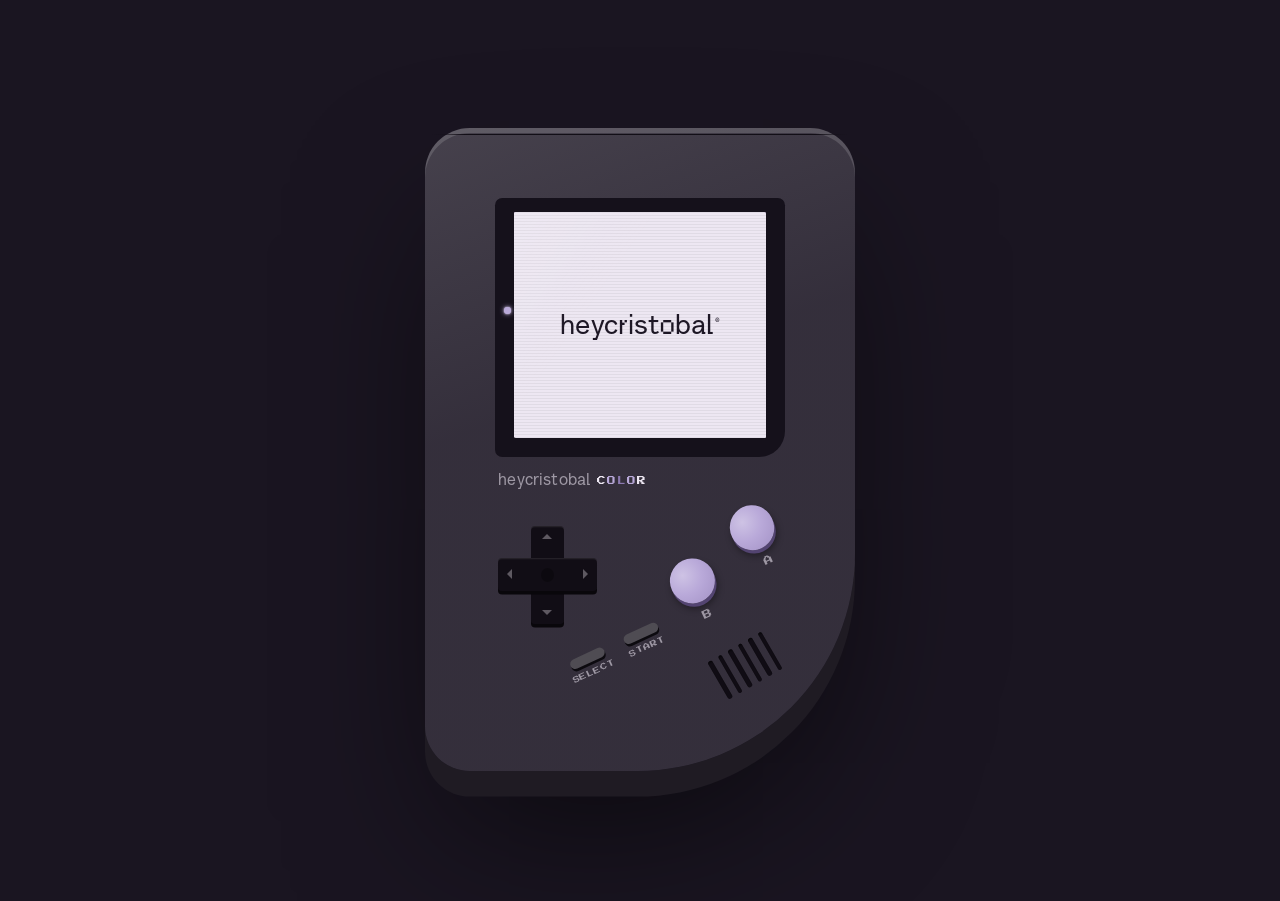
<file: Gameboy-about-me/index.html>
<!DOCTYPE html>
<html lang="en">
<head>
<meta charset="UTF-8">
<meta name="viewport" content="width=device-width, initial-scale=1.0, viewport-fit=cover">
<title>Gamey About</title>
<meta name="claude:viewport-fit-sides" content="cover">
<meta name="description" content="Cristobal's about-me, playable: walk around Labelle, meet the cats, find all 15 stars.">
<link rel="preconnect" href="https://fonts.googleapis.com">
<link rel="stylesheet" href="https://fonts.googleapis.com/css2?family=Press+Start+2P&family=Space+Mono:wght@400;700&display=swap">
<style>
@font-face{font-family:'Alpha Lyrae';src:url([data-uri]) format('woff2');font-weight:400 700;font-display:swap}
/* Layout: one handheld, centered on a ground tinted by the active palette. Quiet Pixel v3 tokens; screen palette drives the whole page. */
:root{
  --p0:#EDE7F2;--p1:#B9A9D9;--p2:#6E5A96;--p3:#1E1826;
  --ground:color-mix(in srgb,var(--p3) 88%,black);
  --shell:color-mix(in srgb,var(--p3) 82%,white 10%);
  --shell-hi:color-mix(in srgb,var(--p3) 70%,white 18%);
  --bezel:color-mix(in srgb,var(--p3) 70%,black);
  --ink:color-mix(in srgb,var(--p0) 62%,var(--p3));
  --ease:cubic-bezier(.4,0,.2,1);
  --f-ui:'Space Mono',ui-monospace,monospace;
  --f-pix:'Press Start 2P','Space Mono',monospace;
  --f-brand:'Alpha Lyrae','Space Mono',monospace;
  color-scheme:dark;
}
*{box-sizing:border-box}
[hidden]{display:none!important}
html,body{height:100%}
body{margin:0;background:var(--ground);color:var(--p0);font-family:var(--f-ui);transition:background .5s var(--ease);
  padding-left:max(16px,env(safe-area-inset-left,0px));padding-right:max(16px,env(safe-area-inset-right,0px));
  -webkit-tap-highlight-color:transparent;overflow:hidden}
main{height:100%;display:grid;place-items:center;padding-block:16px}
.sr{position:absolute;width:1px;height:1px;overflow:hidden;clip:rect(0 0 0 0);white-space:nowrap}

/* ---------- the handheld ---------- */
.device{container-type:inline-size;width:min(100%,430px,calc((100dvh - 32px) * .6));
  background:linear-gradient(160deg,var(--shell-hi),var(--shell) 40%);
  border-radius:3.5cqw 3.5cqw 17cqw 3.5cqw;padding:5cqw 5.5cqw 7cqw;position:relative;
  box-shadow:0 2cqw 0 color-mix(in srgb,var(--shell) 60%,black),0 6cqw 12cqw -2cqw rgba(0,0,0,.6),inset 0 .4cqw 0 color-mix(in srgb,white 14%,transparent);
  user-select:none;-webkit-user-select:none;touch-action:manipulation;transition:background .5s var(--ease)}
.device::before{content:"";position:absolute;inset:2cqw 2cqw auto;height:.5cqw;border-radius:1cqw;
  background:linear-gradient(90deg,transparent,color-mix(in srgb,var(--p3) 60%,black) 8%,color-mix(in srgb,var(--p3) 60%,black) 92%,transparent)}
.bezel{background:var(--bezel);border-radius:2.5cqw 2.5cqw 9cqw 2.5cqw;padding:5cqw 6.5cqw 6.5cqw;margin-top:2cqw;position:relative}
.led{position:absolute;left:3cqw;top:42%;width:2.4cqw;height:2.4cqw;border-radius:50%;
  background:color-mix(in srgb,var(--p3) 60%,black);transition:background .3s,box-shadow .3s}
.on .led{background:var(--p1);box-shadow:0 0 2cqw var(--p1),0 0 .6cqw var(--p0)}
.screen{position:relative;aspect-ratio:160/144;width:100%;max-width:100%;background:var(--p0);overflow:hidden;
  container-type:inline-size;border-radius:.6cqw;box-shadow:inset 0 0 0 .3cqw color-mix(in srgb,black 30%,transparent)}
.screen canvas{display:block;width:100%;height:100%;image-rendering:pixelated;image-rendering:crisp-edges}
.screen::after{content:"";position:absolute;inset:0;pointer-events:none;
  background:linear-gradient(125deg,rgba(255,255,255,.10),transparent 35%),repeating-linear-gradient(0deg,rgba(0,0,0,.05) 0 1px,transparent 1px 3px);mix-blend-mode:normal}
.brand{display:flex;align-items:baseline;gap:2.2cqw;margin:3.6cqw 0 0 1cqw;color:var(--ink)}
.brand .wm{font-family:var(--f-brand);font-size:5.6cqw;letter-spacing:.01em}
.brand .col{font-family:var(--f-pix);font-size:3cqw;letter-spacing:.12em}
.brand .col span:nth-child(5n+1){color:var(--p0)}.brand .col span:nth-child(5n+2){color:var(--p1)}
.brand .col span:nth-child(5n+3){color:color-mix(in srgb,var(--p2) 60%,var(--p1))}.brand .col span:nth-child(5n+4){color:var(--p1)}.brand .col span:nth-child(5n){color:var(--p0)}

.controls{position:relative;height:62cqw;margin-top:4cqw}
.dpad{position:absolute;left:1cqw;top:8cqw;width:34cqw;height:34cqw;touch-action:none;transition:transform .08s}
.dpad::before,.dpad::after{content:"";position:absolute;background:color-mix(in srgb,var(--p3) 55%,black);border-radius:1.4cqw;
  box-shadow:0 1.2cqw 0 color-mix(in srgb,var(--p3) 30%,black),inset 0 .4cqw 0 rgba(255,255,255,.08)}
.dpad::before{left:33%;width:34%;top:0;height:100%}.dpad::after{top:33%;height:34%;left:0;width:100%}
.dpad i{position:absolute;z-index:1;width:0;height:0;border:2cqw solid transparent;opacity:.35}
.dpad .u{left:calc(50% - 2cqw);top:3cqw;border-bottom-color:var(--p0);border-top:0}
.dpad .d{left:calc(50% - 2cqw);bottom:3cqw;border-top-color:var(--p0);border-bottom:0}
.dpad .l{top:calc(50% - 2cqw);left:3cqw;border-right-color:var(--p0);border-left:0}
.dpad .r{top:calc(50% - 2cqw);right:3cqw;border-left-color:var(--p0);border-right:0}
.dpad b{position:absolute;left:43%;top:43%;width:14%;height:14%;border-radius:50%;z-index:1;background:color-mix(in srgb,black 25%,transparent)}
.dpad[data-dir=up]{transform:perspective(60cqw) rotateX(9deg)}.dpad[data-dir=down]{transform:perspective(60cqw) rotateX(-9deg)}
.dpad[data-dir=left]{transform:perspective(60cqw) rotateY(-9deg)}.dpad[data-dir=right]{transform:perspective(60cqw) rotateY(9deg)}
.ab{position:absolute;right:0;top:6cqw;width:42cqw;height:26cqw;transform:rotate(-25deg)}
.btn{position:absolute;width:15.5cqw;height:15.5cqw;border-radius:50%;border:0;cursor:pointer;padding:0;
  background:radial-gradient(circle at 35% 30%,color-mix(in srgb,var(--p1) 70%,white),var(--p1) 45%,color-mix(in srgb,var(--p1) 70%,var(--p2)));
  box-shadow:0 1.3cqw 0 color-mix(in srgb,var(--p2) 75%,black),0 2cqw 2.5cqw rgba(0,0,0,.4);transition:transform .06s,box-shadow .06s;touch-action:none}
.btn.down,.pill.down{transform:translateY(1.1cqw);box-shadow:0 .2cqw 0 color-mix(in srgb,var(--p2) 75%,black)}
.btn.b{left:0;top:8cqw}.btn.a{right:0;top:0}
.lbl{position:absolute;font-family:var(--f-pix);font-size:3.2cqw;color:var(--ink);pointer-events:none}
.ab .lbl.lb{left:6cqw;top:26.5cqw}.ab .lbl.la{right:6cqw;top:18.5cqw}
.ss{position:absolute;left:24cqw;top:48cqw;display:flex;gap:6cqw;transform:rotate(-25deg)}
.ss>div{display:flex;flex-direction:column;align-items:center;gap:1.8cqw}
.pill{width:13cqw;height:3.6cqw;border-radius:3cqw;border:0;cursor:pointer;padding:0;touch-action:none;
  background:color-mix(in srgb,var(--p3) 45%,#777);box-shadow:0 .9cqw 0 color-mix(in srgb,var(--p3) 40%,black);transition:transform .06s}
.ss .lbl{position:static;font-size:2.4cqw;letter-spacing:.08em}
.grille{position:absolute;right:3cqw;bottom:-2cqw;display:flex;gap:2.4cqw;transform:rotate(-30deg)}
.grille span{width:1.6cqw;height:15cqw;border-radius:1cqw;background:color-mix(in srgb,var(--p3) 55%,black);box-shadow:inset 0 .5cqw .6cqw rgba(0,0,0,.6)}
button:focus-visible{outline:.6cqw solid var(--p0);outline-offset:.8cqw}

/* ---------- screen UI (sized off the screen width) ---------- */
#ui>div{position:absolute}
.boot{inset:0;background:var(--p0);display:grid;place-items:center}
.boot .logo{font-family:var(--f-brand);font-size:11cqw;color:var(--p3);transform:translateY(-70cqw)}
.boot.go .logo{animation:drop 1.7s steps(26) forwards}
.boot .tm{font-size:3.4cqw;vertical-align:super;margin-left:.6cqw}
@keyframes drop{to{transform:translateY(0)}}
.title{inset:0;display:flex;flex-direction:column;align-items:center;justify-content:center;gap:5cqw;
  background:color-mix(in srgb,var(--p0) 70%,transparent)}
.title h1{margin:0;font-family:var(--f-pix);font-weight:400;font-size:9.5cqw;line-height:1.25;color:var(--p3);text-align:center;
  text-shadow:.9cqw .9cqw 0 var(--p1),1.8cqw 1.8cqw 0 var(--p2)}
.title h1 small{display:block;font-size:5cqw;color:var(--p2);text-shadow:none;margin-top:1.2cqw;letter-spacing:.35em}
.opts{font-family:var(--f-pix);font-size:4.4cqw;color:var(--p3);display:flex;flex-direction:column;gap:3cqw}
.opt{padding-left:6cqw;position:relative;cursor:pointer}
.opt.sel::before{content:"";position:absolute;left:0;top:.4cqw;border:1.8cqw solid transparent;border-left:2.6cqw solid var(--p3);border-right:0}
.blink{animation:blink 1s steps(1) infinite}@keyframes blink{50%{opacity:0}}
.copy{position:absolute;bottom:4cqw;font-family:var(--f-pix);font-size:2.6cqw;color:var(--p2)}

.box{background:var(--p0);color:var(--p3);border:.7cqw solid var(--p3);
  box-shadow:inset 0 0 0 .9cqw var(--p0),inset 0 0 0 1.6cqw var(--p2);border-radius:1.2cqw}
.dlg{left:2.5%;right:2.5%;bottom:2.5%;padding:4.6cqw 5.2cqw 4.8cqw;min-height:34%}
.dlg .who{position:absolute;top:-3.6cqw;left:4cqw;font-family:var(--f-pix);font-size:3.2cqw;background:var(--p3);color:var(--p0);padding:1.4cqw 2cqw 1.1cqw;border-radius:.8cqw}
.dlg p{margin:0;font-weight:700;font-size:4.9cqw;line-height:1.42;min-height:2.84em;white-space:pre-line;user-select:text;-webkit-user-select:text}
.dlg .more{position:absolute;right:4cqw;bottom:2.4cqw;border:1.6cqw solid transparent;border-top:2.2cqw solid var(--p3);border-bottom:0;animation:bob .7s steps(2) infinite}
@keyframes bob{50%{transform:translateY(.9cqw)}}
.ch{display:flex;flex-wrap:wrap;gap:1.6cqw 5cqw;margin-top:3cqw;font-family:var(--f-pix);font-size:3.6cqw}
.ch a,.ch span{color:var(--p3);text-decoration:none;padding:1cqw 0 1cqw 5cqw;position:relative;cursor:pointer}
.ch .sel::before{content:"";position:absolute;left:0;top:1.3cqw;border:1.4cqw solid transparent;border-left:2.2cqw solid var(--p3);border-right:0}

.toast{left:50%;top:3%;transform:translate(-50%,-160%);font-family:var(--f-pix);font-size:3.6cqw;padding:2.6cqw 3.6cqw 2.2cqw;white-space:nowrap;transition:transform .35s var(--ease)}
.toast.show{transform:translate(-50%,0)}
.menu{right:2.5%;top:2.5%;width:46%;padding:4cqw 3.5cqw;font-family:var(--f-pix);font-size:3.7cqw;display:flex;flex-direction:column;gap:3.4cqw}
.menu .opt{padding-left:5cqw}.menu .opt.sel::before{border-width:1.5cqw;border-left-width:2.2cqw;top:.1cqw}
.menu .opt em{font-style:normal;color:var(--p2)}
.view{inset:2.5%;padding:5cqw 5cqw 4cqw;overflow:hidden;display:flex;flex-direction:column;gap:2.6cqw}
.view h2{margin:0 0 1cqw;font-family:var(--f-pix);font-weight:400;font-size:4.4cqw;color:var(--p3);display:flex;justify-content:space-between}
.view h2 span{color:var(--p2)}
.kv{display:grid;grid-template-columns:auto 1fr;gap:1.6cqw 3.4cqw;font-size:4.2cqw;font-weight:700;align-items:baseline}
.kv dt{font-family:var(--f-pix);font-size:2.9cqw;color:var(--p2)}.kv dd{margin:0;min-width:0}
.bar{display:inline-flex;gap:.7cqw;vertical-align:middle}.bar i{width:2.6cqw;height:2.6cqw;background:var(--p3)}.bar i.o{background:transparent;box-shadow:inset 0 0 0 .5cqw var(--p2)}
.stars{display:grid;grid-template-columns:repeat(15,1fr);gap:.8cqw;margin-top:auto}
.stars i{aspect-ratio:1;background:var(--p1);clip-path:polygon(50% 0,63% 37%,100% 50%,63% 63%,50% 100%,37% 63%,0 50%,37% 37%)}
.stars i.on{background:var(--p3)}
.list{display:flex;flex-direction:column;gap:.4cqw;font-family:var(--f-pix);font-size:3.1cqw;overflow:hidden}
.list .opt{padding:1cqw 0 1cqw 5cqw}.list .opt.sel::before{border-width:1.2cqw;border-left-width:1.9cqw;top:1.1cqw}
.list .opt.no{color:var(--p1)}
.list a{color:inherit;text-decoration:none}
.hint{margin-top:auto;font-family:var(--f-pix);font-size:2.6cqw;color:var(--p2);text-align:right}
.credits{inset:0;background:var(--p3);color:var(--p0);overflow:hidden;opacity:0;transition:opacity 1s}
.credits.show{opacity:1}
.roll{position:absolute;left:0;right:0;top:100%;text-align:center;font-family:var(--f-pix);font-size:4cqw;line-height:2.1;animation:roll 16s linear forwards}
.roll b{display:block;font-weight:400;color:var(--p1);font-size:3cqw}
.roll .big{font-family:var(--f-brand);font-size:9cqw;line-height:1.3;color:var(--p0)}
@keyframes roll{to{transform:translateY(calc(-100% - 60cqw))}}
.credits .end{position:absolute;bottom:6cqw;left:0;right:0;text-align:center;font-family:var(--f-pix);font-size:3.6cqw;opacity:0;transition:opacity .6s}
.credits .end.show{opacity:1}
.fade{inset:0;background:var(--p3);opacity:0;pointer-events:none;transition:opacity .25s}
.fade.show{opacity:1}
@media (prefers-reduced-motion:reduce){.boot.go .logo{animation:none;transform:none}.roll{animation-duration:40s}}
</style>
</head>
<body>
<main>
  <div class="device" id="device">
    <div class="bezel">
      <span class="led" aria-hidden="true"></span>
      <div class="screen" id="screen" role="application" aria-label="Gamey About: a small explorable world. Text version follows below.">
        <canvas id="cv" width="160" height="144" aria-hidden="true"></canvas>
        <div id="ui" aria-live="polite"></div>
      </div>
    </div>
    <div class="brand" aria-hidden="true"><span class="wm">heycristobal</span><span class="col"><span>C</span><span>O</span><span>L</span><span>O</span><span>R</span></span></div>
    <div class="controls">
      <div class="dpad" id="dpad" role="group" aria-label="Direction pad"><i class="u"></i><i class="d"></i><i class="l"></i><i class="r"></i><b></b></div>
      <div class="ab">
        <button class="btn b" data-btn="b" aria-label="B button"></button>
        <button class="btn a" data-btn="a" aria-label="A button"></button>
        <span class="lbl lb">B</span><span class="lbl la">A</span>
      </div>
      <div class="ss">
        <div><button class="pill" data-btn="select" aria-label="Select"></button><span class="lbl">SELECT</span></div>
        <div><button class="pill" data-btn="start" aria-label="Start"></button><span class="lbl">START</span></div>
      </div>
      <div class="grille" aria-hidden="true"><span></span><span></span><span></span><span></span><span></span><span></span></div>
    </div>
  </div>
</main>

<article class="sr" id="textver">
  <h1>Cristobal: about me</h1>
  <p>Media relations at Statistics Canada, based in Labelle, Quebec. I connect journalists with the right experts and shape expert answers into clear, correct replies, mostly through the Media Hotline.</p>
  <p>Career path: gymnastics coach at Nepean Corona School of Gymnastics, IT deployment at StatCan, social media at StatCan, now media relations.</p>
  <p>Education: degree and diploma in Public Relations, and a Mobile Application Design and Development diploma (2018), Algonquin College.</p>
  <p>Languages: Spanish (native), English, French.</p>
  <p>Cats: Cali (calico, the Princess), Neo (white, the Cuddler), Ramses (Savannah, the Adventurer), Diego (Bengal, the Loyalist). Together: TwoStoryTails.</p>
  <p>Fond Forest: a YouTube channel with Tyler about homestead life and Laurentians ecology.</p>
  <p>Next: remote roles in communications operations or social media strategy.</p>
  <ul>
    <li><a href="https://www.linkedin.com/in/cdalessio/">LinkedIn</a></li>
    <li><a href="https://heycristobal.com/">Portfolio</a></li>
    <li><a href="https://heycristobal.com/vault/">Vault</a></li>
    <li><a href="https://www.youtube.com/@fondforest">Fond Forest on YouTube</a></li>
    <li>Email: workwithcristobal@gmail.com</li>
  </ul>
</article>

<script>
(()=>{
"use strict";
/* ================= palettes (Quiet Pixel worlds + classics) ================= */
const PALS=[
  {n:'MOON',c:['#EDE7F2','#B9A9D9','#6E5A96','#1E1826']},
  {n:'LAMP',c:['#F2E6D6','#E8873A','#8A4A1E','#1F150E']},
  {n:'DAWN',c:['#E9F1F6','#7FB8D9','#3C7FA6','#1E3A4A']},
  {n:'SUN', c:['#FFFBF0','#F2C94C','#8A7A56','#3A3226']},
  {n:'DMG', c:['#E0F8D0','#88C070','#346856','#081820']},
  {n:'POCKET',c:['#C4CFA1','#8B956D','#4D533C','#1F1F1F'],secret:true},
];
const URL={li:'https://www.linkedin.com/in/cdalessio/',site:'https://heycristobal.com/',vault:'https://heycristobal.com/vault/',
  tools:'https://heycristobal.com/tools/',games:'https://heycristobal.com/games/',vis:'https://heycristobal.com/visualizations/',
  yt:'https://www.youtube.com/@fondforest'};
const EMAIL='workwithcristobal@gmail.com';

/* ================= state ================= */
const S={pal:0,sfx:true,music:true,found:new Set(),steps:0,time:0,done:false,konami:false,state:'boot'};
const KEY='gamey-about-v2';
function save(){try{localStorage.setItem(KEY,JSON.stringify({pal:S.pal,sfx:S.sfx,music:S.music,found:[...S.found],steps:S.steps,time:S.time,done:S.done,konami:S.konami,p:{x:P.x,y:P.y,f:P.f}}))}catch(e){}}
function load(){try{return JSON.parse(localStorage.getItem(KEY)||'null')}catch(e){return null}}
const saved=load();
if(saved){S.pal=saved.pal|0;S.sfx=saved.sfx!==false;S.music=saved.music!==false;S.konami=!!saved.konami;if(PALS[S.pal]?.secret&&!S.konami)S.pal=0}

/* ================= canvas + palette ================= */
const cv=document.getElementById('cv'),X=cv.getContext('2d');
let C=PALS[0].c;
function applyPal(){C=PALS[S.pal].c;const r=document.documentElement.style;C.forEach((v,i)=>r.setProperty('--p'+i,v))}
applyPal();
let ox=0,oy=0; // draw offset
const px=(x,y,w,h,s)=>{X.fillStyle=C[s];X.fillRect(x+ox,y+oy,w,h)};
const hash=(x,y,z=0)=>{let h=(x*374761393+y*668265263+z*982451653)|0;h=(h^(h>>>13))*1274126177|0;return (h^(h>>>16))>>>0};
function rng(seed){return()=>{seed|=0;seed=seed+0x6D2B79F5|0;let t=Math.imul(seed^seed>>>15,1|seed);t=t+Math.imul(t^t>>>7,61|t)^t;return((t^t>>>14)>>>0)/4294967296}}

/* ================= sprites ================= */
const D0=["................",".....333333.....","....32222223....","...3222222223...","...3222222223...","...3220000223...","...3203003023...","...3200000023...","....33000033....","...3311111133...","..311111111113..","..311311113113..","...3011111103...","....32222223....","....323..323....","....333..333...."];
const legsW=["....323..333....","....333........."];
const withRows=(base,obj)=>base.map((r,i)=>obj[i]??r);
const D1=withRows(D0,{14:legsW[0],15:legsW[1]});
const U0=withRows(D0,{5:"...3222222223...",6:"...3222222223...",7:"...3322222233...",8:"....33333333....",12:"...3311111133..."});
const U1=withRows(U0,{14:legsW[0],15:legsW[1]});
const SD=["................",".....333333.....","....32222223....","...3222222223...","...3222222223...","...3222200003...","...3222000303...","...3222000003...","....33300033....","....33111133....","....31111113....","....31131113....","....33111033....","....32222223....",".....323323.....",".....333333....."];
const S1=withRows(SD,{14:"....323..323....",15:"....333..333...."});
const CAT_A=["................","................","................","................","..........o...o.",".........oco.oco","o........occccco","o........occceco",".o.oooooocccccwo",".oocpccpcccccoo.","..ocpcccppcccco.","..occcpccccwwo..","..ocpccccccwwo..","...ooccoooccoo..","...oc.o..oc.o...","...oo.o..oo.o..."];
const CAT_B=withRows(CAT_A,{14:"..oc..o..oc..o..",15:"..oo..o..oo..o.."});
const CAT_Z=withRows(CAT_A,{7:"o........occccco"});
function spr(rows,x,y,flip,map){
  for(let j=0;j<16;j++){const r=rows[j];for(let i=0;i<16;i++){const ch=r[flip?15-i:i];if(ch==='.'||ch===undefined)continue;
    let s=map?map(ch,i,j):+ch;if(s<0)continue;px(x+i,y+j,1,1,s)}}}
const remapTyler=(ch,i,j)=>{let s=+ch;if(j<9&&s===2)return 1;if(j>=9&&j<13&&s===1)return 2;return s};
const catMap=cat=>(ch,i,j)=>ch==='o'||ch==='e'?3:ch==='c'?cat.coat:ch==='w'?cat.belly:ch==='p'?(cat.pat2!=null&&(i+j)%2?cat.pat2:cat.pat):+ch;

/* tiny 3x5 glyphs */
const G3={'1':'010110010010111','2':'111001111100111','3':'111001011001111','4':'101101111001001','z':'111001010100111','!':'010010010000010'};
function glyph(c,x,y,s){const g=G3[c];for(let k=0;k<15;k++)if(g[k]==='1')px(x+k%3,y+(k/3|0),1,1,s)}

/* ================= world ================= */
const W=40,H=32,TS=16;
const T={G:0,F:1,TG:2,PATH:3,TREE:4,PINE:5,WATER:6,DOCK:7,ROCK:8,FH:9,FV:10};
const tiles=new Uint8Array(W*H),reserve=new Uint8Array(W*H),solid=new Uint8Array(W*H);
const at=(x,y)=>x<0||y<0||x>=W||y>=H?T.PINE:tiles[y*W+x];
const set=(x,y,v)=>{if(x>=0&&y>=0&&x<W&&y<H)tiles[y*W+x]=v};
const res=(x,y,w,h)=>{for(let j=y;j<y+h;j++)for(let i=x;i<x+w;i++)if(i>=0&&j>=0&&i<W&&j<H)reserve[j*W+i]=1};
const rect=(x,y,w,h,v)=>{for(let j=y;j<y+h;j++)for(let i=x;i<x+w;i++)set(i,j,v)};
const BUILD=[
  {k:'house',x:5,y:4,w:7,h:6},{k:'tower',x:26,y:3,w:5,h:8},{k:'lab',x:31,y:12,w:5,h:4},{k:'library',x:29,y:19,w:5,h:5}];
const OBJ=[
  {k:'board',x:18,y:16},{k:'sign',x:22,y:16},
  {k:'stone',x:4,y:18,n:1},{k:'stone',x:7,y:18,n:2},{k:'stone',x:10,y:18,n:3},{k:'stone',x:13,y:18,n:4},
  {k:'tent',x:5,y:22,w:2,h:2},{k:'fire',x:8,y:24},{k:'tripod',x:11,y:23}];
(function gen(){
  const r=rng(1987);
  // paths
  rect(3,17,34,1,T.PATH);rect(8,10,1,7,T.PATH);rect(28,11,1,6,T.PATH);rect(33,16,1,1,T.PATH);
  rect(20,18,1,6,T.PATH);rect(8,18,1,4,T.PATH);rect(28,18,1,7,T.PATH);rect(28,24,4,1,T.PATH);
  // lake + dock
  for(let y=0;y<H;y++)for(let x=0;x<W;x++){const dx=(x-21)/6.6,dy=(y-27.6)/3.3;if(dx*dx+dy*dy<1&&y>24)set(x,y,T.WATER)}
  rect(20,24,1,3,T.DOCK);
  // reserves
  for(let y=0;y<H;y++)for(let x=0;x<W;x++){const t=at(x,y);if(t===T.PATH||t===T.DOCK)res(x-1,y-1,3,3);
    const dx=(x-21)/7.8,dy=(y-27.4)/4.4;if(dx*dx+dy*dy<1)res(x,y,1,1);
    if((x-8)**2+(y-23.5)**2<20)res(x,y,1,1)}
  res(2,2,13,12);res(25,2,8,10);res(30,11,7,6);res(27,18,8,8);res(16,14,9,6);
  // yard fence
  for(let x=2;x<=14;x++){set(x,2,T.FH);if(x!==8)set(x,13,T.FH)}
  for(let y=3;y<=12;y++){set(2,y,T.FV);set(14,y,T.FV)}
  // scatter
  for(let y=0;y<H;y++)for(let x=0;x<W;x++){
    const edge=x<2||y<2||x>=W-2||y>=H-2;
    if(edge){set(x,y,(x+y)%3&&y>3?T.PINE:T.TREE);continue}
    if(reserve[y*W+x]||at(x,y)!==T.G)continue;
    const v=r();
    if(v<.2)set(x,y,(y>17||x<6)&&r()<.75?T.PINE:(r()<.5?T.PINE:T.TREE));
    else if(v<.215)set(x,y,T.ROCK);
    else if(v<.3)set(x,y,T.F);
  }
  // tall grass meadows
  [[15,7,2.2],[36,25,2.4],[23,12,1.6],[12,28,2],[36,7,1.8]].forEach(([cx,cy,rad])=>{
    for(let y=cy-3;y<=cy+3;y++)for(let x=cx-3;x<=cx+3;x++){if((x-cx)**2+(y-cy)**2<=rad*rad&&!reserve[y*W+x]&&x>1&&y>1&&x<W-2&&y<H-2)set(x,y,T.TG)}});
  // flowers in yard
  [[4,11],[12,11],[3,5],[13,7],[10,12],[6,12]].forEach(([x,y])=>set(x,y,T.F));
  // solidity
  for(let i=0;i<W*H;i++){const t=tiles[i];solid[i]=(t===T.TREE||t===T.PINE||t===T.WATER||t===T.ROCK||t===T.FH||t===T.FV)?1:0}
  BUILD.forEach(b=>{for(let j=b.y;j<b.y+b.h;j++)for(let i=b.x;i<b.x+b.w;i++){solid[j*W+i]=1;set(i,j,T.G)}});
  OBJ.forEach(o=>{for(let j=o.y;j<o.y+(o.h||1);j++)for(let i=o.x;i<o.x+(o.w||1);i++){solid[j*W+i]=1;if(at(i,j)!==T.PATH)set(i,j,T.G)}});
})();
const isSolid=(x,y)=>x<0||y<0||x>=W||y>=H||solid[y*W+x]===1;

/* ================= content ================= */
const POI=[
 {id:'home',hit:[8,9],n:'HOME',p:["Home base: Labelle, Quebec. Tyler and I moved up to the Laurentides in August 2026.","Four cats, split across two floors. Cali and Neo run downstairs, Ramses and Diego run upstairs.","That's TwoStoryTails: the cat account I shoot and edit in my spare time."]},
 {id:'cali',cat:1,n:'CALI',p:["Mrrp.","Cali, the calico. Official title: The Princess. She runs the downstairs and everyone knows it."]},
 {id:'neo',cat:1,n:'NEO',p:["Zzz...","Neo: big, white, deeply unbothered. The Cuddler. Wakes up mostly to bug Cali for attention."]},
 {id:'ramses',cat:1,n:'RAMSES',p:["!!","Ramses, the Savannah. The Adventurer. Leaps first, investigates later, annoys Diego on purpose."]},
 {id:'diego',cat:1,n:'DIEGO',p:["MRAOOOOW.","Diego, the Bengal. The Loyalist. Grumpy, talkative, spoiled, and he will yell until you pay attention.","You are now paying attention. He accepts this."]},
 {id:'tower',hit:[28,10],n:'MEDIA HOTLINE',ring:1,p:["RING RING. A reporter needs a number explained before deadline.","That's the day job: media relations at Statistics Canada. I connect journalists with the right experts.","Then I shape expert answers into replies that are clear, correct and readable by actual humans."]},
 {id:'trail1',hit:[4,18],n:'TRAIL 1/4',p:["Started out coaching gymnastics at Nepean Corona. Explaining a back handspring to a 9-year-old is great comms training."]},
 {id:'trail2',hit:[7,18],n:'TRAIL 2/4',p:["Then IT deployment at StatCan: imaging laptops, untangling cables, learning how a big organization actually runs."]},
 {id:'trail3',hit:[10,18],n:'TRAIL 3/4',p:["Next, social media at StatCan: strategy, scheduling, and making statistics stop the scroll."]},
 {id:'trail4',hit:[13,18],n:'TRAIL 4/4',p:["Now: media relations. The Media Hotline, expert wrangling, and a lot of deadline days."]},
 {id:'lab',hit:[33,15],n:'BUILD LAB',p:["My workshop. I vibe-code small tools, games and visual experiments in plain HTML, CSS and JS.","It all lives on heycristobal.com. Want a peek?"],ch:[['TOOLS',URL.tools],['GAMES',URL.games],['VISUALS',URL.vis],['VAULT',URL.vault]]},
 {id:'library',hit:[31,23],n:'LIBRARY',p:["Algonquin College alum: a degree and a diploma in Public Relations, plus Mobile App Design and Development (2018).","So yes: I can write the press release and build the app it announces."]},
 {id:'lake',hit:[20,27],n:'LANGUAGE LAKE',p:["Español: native. English: daily driver. Français: sharper every week, and Labelle keeps me honest.","I also lived in Querétaro, Mexico for a good while. Three languages, one inbox."]},
 {id:'tyler',npc:1,n:'TYLER',p:["Oh hey! We're rolling, act natural.","Fond Forest is our YouTube channel: homestead life and Laurentians ecology, one season at a time."],ch:[['WATCH',URL.yt]]},
 {id:'board',hit:[18,16],n:'QUEST BOARD',p:["NEXT QUEST: a remote role in communications operations or social media strategy.","Loadout: media relations, social strategy, ops wrangling, plus HTML/CSS/JS when a problem needs a tool.","Say hi: "+EMAIL],ch:[['LINKEDIN',URL.li],['COPY EMAIL','copy']]},
];
const POIBY={};POI.forEach(p=>POIBY[p.id]=p);
const HIT=new Map();POI.forEach(p=>p.hit&&HIT.set(p.hit+'',p));
const TOTAL=POI.length;
const FLAVOR={sign:{n:'SIGN',p:["BIENVENUE À LABELLE","15 stars are hidden around town. START opens your card, SELECT swaps the palette."]},
  tent:{n:'TENT',p:["Our tent. Cozy, mostly waterproof."]},fire:{n:'FIRE',p:["Crackle. Smells like maple and wet socks."]},
  tripod:{n:'CAMERA',p:["The red light means it's recording. Smile for Fond Forest."]},
  tree:{n:'',p:["A sturdy Laurentian pine. Snow keeps sliding off it onto your hood."]},
  water:{n:'',p:["Lake water in November? Hard pass."]},fence:{n:'',p:["The yard fence. The cats respect it. Mostly."]}};

/* ================= entities ================= */
const P={x:20,y:17,f:'down',fx:20*TS,fy:17*TS,moving:0,t:0,from:[0,0],step:0,turn:0,bump:0};
function mkCat(id,x,y,o){return Object.assign({id,x,y,fx:x*TS,fy:y*TS,moving:0,t:0,from:[0,0],flip:false,wait:1+Math.random()*2,frame:0,hop:0,bubble:0,bubbleT:0,talk:0},o)}
const CATS=[
  mkCat('cali',7,11,{coat:0,pat:2,pat2:1,belly:0,home:[8,10],rad:3,rate:[1.4,3],speed:.2}),
  mkCat('neo',11,11,{coat:0,pat:0,belly:0,rate:[9,15],speed:.32,sleepy:1,rad:2,home:[11,11]}),
  mkCat('ramses',4,6,{coat:1,pat:3,belly:0,rate:[.35,1],speed:.12,hopper:1}),
  mkCat('diego',12,5,{coat:2,pat:3,belly:1,rate:[2,4],speed:.22,yeller:1}),
];
const TY={id:'tyler',x:10,y:24,fx:160,fy:384,f:'left'};
const catAt=(x,y)=>CATS.find(c=>(c.x===x&&c.y===y)||(c.moving&&c.from[0]===x&&c.from[1]===y));
const yard=(x,y)=>x>=3&&x<=13&&y>=3&&y<=12&&!isSolid(x,y);

/* ================= audio ================= */
let AC=null,master=null,musicGain=null;
function ac(){if(!AC){const A=window.AudioContext||window.webkitAudioContext;if(!A)return null;AC=new A();master=AC.createGain();master.gain.value=.9;master.connect(AC.destination);musicGain=AC.createGain();musicGain.gain.value=S.music?1:0;musicGain.connect(master)}if(AC.state==='suspended')AC.resume();return AC}
function tone(f,d,o={}){if(!S.sfx||!AC)return;const a=AC,t=a.currentTime+(o.delay||0),os=a.createOscillator(),g=a.createGain();
  os.type=o.type||'square';os.frequency.setValueAtTime(f,t);if(o.to)os.frequency.exponentialRampToValueAtTime(o.to,t+d);
  g.gain.setValueAtTime(o.vol??.05,t);g.gain.exponentialRampToValueAtTime(.0001,t+d);os.connect(g).connect(master);os.start(t);os.stop(t+d+.03)}
const sfx={
  ding(){tone(1046,.08,{vol:.06});tone(2093,.7,{vol:.06,delay:.09})},
  sel(){tone(988,.04,{vol:.04})},back(){tone(494,.05,{vol:.04})},
  bump(){tone(90,.08,{vol:.08,type:'triangle'})},
  blip(f){tone(f,.025,{vol:.022})},
  found(){[523,659,784,1046].forEach((f,i)=>tone(f,.13,{vol:.05,delay:i*.09}));tone(1568,.35,{vol:.04,delay:.38,type:'triangle'})},
  meow(hi){tone(hi?820:620,.22,{type:'triangle',vol:.08,to:hi?1100:900});tone(hi?1000:760,.18,{type:'triangle',vol:.06,to:hi?600:480,delay:.16})},
  ring(){for(let i=0;i<2;i++){tone(1318,.06,{vol:.025,delay:i*.14});tone(1568,.06,{vol:.025,delay:i*.14+.07})}},
  pal(){tone(660,.05,{vol:.04});tone(990,.08,{vol:.04,delay:.05})},
};
/* tiny lofi loop: Am7 Fmaj7 Cmaj7 G */
const BASS=[45,0,0,52,0,0,45,0, 41,0,0,48,0,0,41,0, 48,0,0,55,0,0,48,0, 43,0,0,50,0,0,43,47];
const LEAD=[69,0,72,0,76,0,74,72, 69,0,0,65,67,0,69,0, 67,0,72,0,71,0,67,64, 62,0,64,67,0,0,0,0];
const mf=m=>440*2**((m-69)/12);
let mStep=0,mNext=0,mTimer=null;
function musicNote(f,t,d,type,vol){const os=AC.createOscillator(),g=AC.createGain();os.type=type;os.frequency.value=f;g.gain.setValueAtTime(0,t);g.gain.linearRampToValueAtTime(vol,t+.01);g.gain.exponentialRampToValueAtTime(.0001,t+d);os.connect(g).connect(musicGain);os.start(t);os.stop(t+d+.05)}
function startMusic(){if(!AC||mTimer)return;mNext=AC.currentTime+.1;mTimer=setInterval(()=>{const stepT=.3;while(mNext<AC.currentTime+.2){
  const b=BASS[mStep%32],l=LEAD[mStep%32];
  if(b)musicNote(mf(b),mNext,.5,'triangle',.07);
  if(l)musicNote(mf(l),mNext,.22,'square',.018);
  if(mStep%4===2)musicNote(mf(BASS[(mStep-2)%32]||45)*4,mNext,.08,'triangle',.012);
  mStep++;mNext+=stepT}},40)}
function setMusic(on){S.music=on;if(musicGain)musicGain.gain.setTargetAtTime(on?1:0,AC.currentTime,.1)}

/* ================= UI overlay ================= */
const UI=document.getElementById('ui');
const el=(cls,html)=>{const d=document.createElement('div');d.className=cls;if(html!=null)d.innerHTML=html;UI.appendChild(d);return d};
const esc=s=>s.replace(/[&<>"]/g,c=>({'&':'&amp;','<':'&lt;','>':'&gt;','"':'&quot;'}[c]));
const coarse=matchMedia('(pointer: coarse)').matches;

/* ---- boot ---- */
let bootEl=el('boot','<div class="logo">heycristobal<span class="tm">®</span></div>'),bootT=0;
requestAnimationFrame(()=>bootEl.classList.add('go'));
document.getElementById('device').classList.add('on');

/* ---- title ---- */
let titleEl=null,titleSel=0,titleOpts=[];
function showTitle(){
  S.state='title';bootEl?.remove();bootEl=null;
  titleOpts=saved&&saved.found&&saved.found.length?['CONTINUE','NEW GAME']:['PRESS START'];
  titleEl=el('title',`<h1>GAMEY<small>ABOUT</small></h1><div class="opts">${titleOpts.map((o,i)=>`<div class="opt ${i===0&&titleOpts.length>1?'sel':''} ${titleOpts.length===1?'blink':''}" data-i="${i}">${o}</div>`).join('')}</div><div class="copy">© 2026 CRISTOBAL</div>`);
  titleEl.querySelectorAll('.opt').forEach(o=>o.addEventListener('click',()=>{titleSel=+o.dataset.i;titleGo()}));
}
function titleMove(d){if(titleOpts.length<2)return;titleSel=(titleSel+d+titleOpts.length)%titleOpts.length;titleEl.querySelectorAll('.opt').forEach((o,i)=>o.classList.toggle('sel',i===titleSel));sfx.sel()}
function titleGo(){
  ac();sfx.ding();startMusic();setMusic(S.music);
  const cont=titleOpts[titleSel]==='CONTINUE';
  if(cont){saved.found.forEach(f=>POIBY[f]&&S.found.add(f));S.steps=saved.steps|0;S.time=+saved.time||0;S.done=!!saved.done;
    if(saved.p&&!isSolid(saved.p.x,saved.p.y)){P.x=saved.p.x;P.y=saved.p.y;P.f=saved.p.f||'down'}}
  else{S.found.clear();S.steps=0;S.time=0;S.done=false}
  P.fx=P.x*TS;P.fy=P.y*TS;
  fadeThen(()=>{titleEl.remove();titleEl=null;S.state='play';
    if(!cont)say([{n:'CRISTOBAL',t:"Hey, welcome to Labelle! I'm Cristobal."},
      {n:'CRISTOBAL',t:coarse?"D-pad walks, A talks, hold B to run. START opens your card, SELECT swaps the palette.":"Arrows or WASD walk, Z talks, hold X to run. ENTER opens your card, SHIFT swaps the palette."},
      {n:'CRISTOBAL',t:"15 stars are hidden around town. Go say hi to everyone."}]);
    save()});
}
let fadeEl=el('fade');
function fadeThen(fn){fadeEl.classList.add('show');setTimeout(()=>{fn();fadeEl.classList.remove('show')},260)}

/* ---- dialog ---- */
let D=null,dlgEl=null;
function say(pages,opt={}){
  D={pages,i:0,shown:0,poi:opt.poi||null,onDone:opt.onDone,sel:0,blipN:0,prev:S.state==='menu'?'menu':'play'};S.state='dialog';
  dlgEl?.remove();dlgEl=el('dlg box','<span class="who"></span><p></p><div class="ch" hidden></div><i class="more" hidden></i>');
  renderDlg(true);
}
function pagesFor(p){return p.p.map((t,i)=>({n:p.n,t,ch:i===p.p.length-1?p.ch:null}))}
function curPage(){return D.pages[D.i]}
function renderDlg(newPage){
  const pg=curPage(),who=dlgEl.querySelector('.who'),p=dlgEl.querySelector('p'),ch=dlgEl.querySelector('.ch'),more=dlgEl.querySelector('.more');
  who.textContent=pg.n||'';who.hidden=!pg.n;
  p.textContent=pg.t.slice(0,Math.floor(D.shown));
  const full=D.shown>=pg.t.length;
  if(newPage){ch.hidden=true;ch.innerHTML=''}
  if(full&&pg.ch&&ch.hidden){
    ch.innerHTML=[...pg.ch,['CLOSE','close']].map(([lab,u],i)=>u.startsWith('http')?`<a href="${u}" target="_blank" rel="noopener" data-i="${i}">${lab}</a>`:`<span data-i="${i}">${lab}</span>`).join('');
    ch.hidden=false;D.sel=0;
    ch.querySelectorAll('[data-i]').forEach(c=>c.addEventListener('click',e=>{D.sel=+c.dataset.i;if(c.tagName!=='A'){e.preventDefault();choose()}else{sfx.sel();setTimeout(closeDlg,50)}}));
  }
  if(!ch.hidden)ch.querySelectorAll('[data-i]').forEach((c,i)=>c.classList.toggle('sel',i===D.sel));
  more.hidden=!(full&&!pg.ch);
}
function dlgA(){const pg=curPage();
  if(D.shown<pg.t.length){D.shown=pg.t.length;renderDlg();return}
  if(pg.ch){choose();return}
  if(D.i<D.pages.length-1){D.i++;D.shown=0;sfx.sel();renderDlg(true)}else closeDlg()}
function dlgB(){const pg=curPage();if(pg.ch&&D.shown>=pg.t.length){sfx.back();closeDlg();return}dlgA()}
function dlgMove(d){const pg=curPage();if(!pg.ch||D.shown<pg.t.length)return;const n=pg.ch.length+1;D.sel=(D.sel+d+n)%n;sfx.sel();renderDlg()}
function choose(){const pg=curPage(),c=[...pg.ch,['CLOSE','close']][D.sel];sfx.sel();
  if(c[1]==='close'){closeDlg();return}
  if(c[1]==='copy'){const ok=()=>toast('EMAIL COPIED');try{navigator.clipboard.writeText(EMAIL).then(ok,()=>toast(EMAIL))}catch(e){toast(EMAIL)}closeDlg();return}
  const a=dlgEl.querySelector(`[data-i="${D.sel}"]`);if(a&&a.tagName==='A')a.click();closeDlg()}
function closeDlg(){
  const d=D;dlgEl?.remove();dlgEl=null;D=null;S.state=d.prev==='menu'?'menu':'play';
  if(d.poi&&!S.found.has(d.poi.id)){S.found.add(d.poi.id);sfx.found();toast(`★ ${d.poi.n}  ${S.found.size}/${TOTAL}`);save();
    if(S.found.size===TOTAL&&!S.done){S.done=true;save();setTimeout(credits,2300)}}
  d.onDone&&d.onDone();
}

/* ---- toast ---- */
let toastEl=el('toast box'),toastTimer=0;
function toast(t){toastEl.textContent=t;toastEl.classList.add('show');clearTimeout(toastTimer);toastTimer=setTimeout(()=>toastEl.classList.remove('show'),2000)}

/* ---- start menu ---- */
let M=null,menuEl=null;
const MENU=['CARD','LOG','LINKS','PALETTE','SFX','MUSIC','CLOSE'];
function menuLabel(i){const m=MENU[i];if(m==='PALETTE')return `PALETTE <em>${PALS[S.pal].n}</em>`;if(m==='SFX')return `SFX <em>${S.sfx?'ON':'OFF'}</em>`;if(m==='MUSIC')return `MUSIC <em>${S.music?'ON':'OFF'}</em>`;return m}
function openMenu(){S.state='menu';M={sel:0,view:null,vsel:0};sfx.sel();drawMenu()}
function drawMenu(){menuEl?.remove();
  if(!M.view){menuEl=el('menu box',MENU.map((m,i)=>`<div class="opt ${i===M.sel?'sel':''}" data-i="${i}">${menuLabel(i)}</div>`).join(''));
    menuEl.querySelectorAll('.opt').forEach(o=>o.addEventListener('click',()=>{M.sel=+o.dataset.i;menuA()}));return}
  if(M.view==='CARD'){const m=Math.floor(S.time/60),s=Math.floor(S.time%60);
    const bar=(n)=>`<span class="bar">${[0,1,2,3,4].map(i=>`<i class="${i<n?'':'o'}"></i>`).join('')}</span>`;
    menuEl=el('view box',`<h2>CRISTOBAL <span>${S.done?'♛':''}</span></h2>
      <dl class="kv"><dt>CLASS</dt><dd>Comms + Ops</dd><dt>BASE</dt><dd>Labelle, QC</dd><dt>GUILD</dt><dd>StatCan media relations</dd>
      <dt>ES</dt><dd>${bar(5)}</dd><dt>EN</dt><dd>${bar(5)}</dd><dt>FR</dt><dd>${bar(4)}</dd>
      <dt>STEPS</dt><dd>${S.steps}</dd><dt>TIME</dt><dd>${String(m).padStart(2,'0')}:${String(s).padStart(2,'0')}</dd></dl>
      <div class="stars">${POI.map(p=>`<i class="${S.found.has(p.id)?'on':''}"></i>`).join('')}</div>`);return}
  if(M.view==='LOG'){const top=Math.max(0,Math.min(M.vsel-4,TOTAL-9));
    menuEl=el('view box',`<h2>LOG <span>${S.found.size}/${TOTAL}</span></h2><div class="list">${POI.slice(top,top+9).map((p,k)=>{const i=k+top,f=S.found.has(p.id);return `<div class="opt ${i===M.vsel?'sel':''} ${f?'':'no'}" data-i="${i}">${f?'★ '+p.n:'· ??????'}</div>`}).join('')}</div>`);
    menuEl.querySelectorAll('.opt').forEach(o=>o.addEventListener('click',()=>{M.vsel=+o.dataset.i;menuA()}));return}
  if(M.view==='LINKS'){const L=[['LINKEDIN',URL.li],['PORTFOLIO',URL.site],['VAULT',URL.vault],['FOND FOREST',URL.yt],['COPY EMAIL','copy']];M.links=L;
    menuEl=el('view box',`<h2>LINKS</h2><div class="list">${L.map(([n,u],i)=>u==='copy'?`<div class="opt ${i===M.vsel?'sel':''}" data-i="${i}">${n}</div>`:`<a class="opt ${i===M.vsel?'sel':''}" data-i="${i}" href="${u}" target="_blank" rel="noopener">${n}</a>`).join('')}</div><div class="hint">${EMAIL}</div>`);
    menuEl.querySelector('[data-i="4"]').addEventListener('click',()=>{M.vsel=4;menuA()});return}
}
function menuMove(d){if(!M.view){M.sel=(M.sel+d+MENU.length)%MENU.length;sfx.sel();drawMenu();return}
  if(M.view==='LOG'){M.vsel=(M.vsel+d+TOTAL)%TOTAL;sfx.sel();drawMenu()}
  if(M.view==='LINKS'){M.vsel=(M.vsel+d+5)%5;sfx.sel();drawMenu()}}
function menuA(){
  if(!M.view){const m=MENU[M.sel];
    if(m==='CLOSE')return closeMenu();
    if(m==='PALETTE'){cyclePal();return drawMenu()}
    if(m==='SFX'){S.sfx=!S.sfx;sfx.sel();save();return drawMenu()}
    if(m==='MUSIC'){setMusic(!S.music);sfx.sel();save();return drawMenu()}
    sfx.sel();M.view=m;M.vsel=0;return drawMenu()}
  if(M.view==='LOG'){const p=POI[M.vsel];if(!S.found.has(p.id)){sfx.bump();return}menuEl.remove();menuEl=null;say(pagesFor(p),{onDone:()=>drawMenu()});return}
  if(M.view==='LINKS'){const[n,u]=M.links[M.vsel];sfx.sel();if(u==='copy'){try{navigator.clipboard.writeText(EMAIL).then(()=>toast('EMAIL COPIED'),()=>toast(EMAIL))}catch(e){toast(EMAIL)}}else menuEl.querySelector(`[data-i="${M.vsel}"]`).click();return}
}
function menuB(){sfx.back();if(M.view){M.view=null;drawMenu()}else closeMenu()}
function closeMenu(){menuEl?.remove();menuEl=null;M=null;S.state='play';save()}
function cyclePal(){const n=PALS.length;do{S.pal=(S.pal+1)%n}while(PALS[S.pal].secret&&!S.konami);applyPal();sfx.pal();save()}

/* ---- credits ---- */
let credEl=null;
function credits(){if(S.state!=='play'){setTimeout(credits,1000);return}S.state='credits';
  const m=Math.floor(S.time/60),s=Math.floor(S.time%60);
  credEl=el('credits',`<div class="roll"><b>ALL ${TOTAL} FOUND</b>TIME ${String(m).padStart(2,'0')}:${String(s).padStart(2,'0')}<br>STEPS ${S.steps}<br><br><b>STARRING</b>CALI<br>NEO<br>RAMSES<br>DIEGO<br>TYLER<br><br><b>MADE IN</b>LABELLE, QC<br><br><b>BY</b><span class="big">Cristobal</span><br><br>THANKS FOR<br>PLAYING ♥</div><div class="end">PRESS A</div>`);
  requestAnimationFrame(()=>credEl.classList.add('show'));
  setTimeout(()=>credEl&&credEl.querySelector('.end').classList.add('show'),9000);
  [0,4,7,12,16,19,24].forEach((n,i)=>tone(mf(60+n),.25,{vol:.04,delay:.4+i*.18}));
}
function endCredits(){if(!credEl.querySelector('.end.show'))return;credEl.remove();credEl=null;S.state='play';toast('♛ CROWN UNLOCKED')}

/* ================= input ================= */
const held={up:0,down:0,left:0,right:0,a:0,b:0,start:0,select:0};
const dirOrder=[];
const KMAP={ArrowUp:'up',KeyW:'up',ArrowDown:'down',KeyS:'down',ArrowLeft:'left',KeyA:'left',ArrowRight:'right',KeyD:'right',
  KeyZ:'a',KeyJ:'a',Space:'a',KeyX:'b',KeyK:'b',Escape:'b',Backspace:'b',Enter:'start',ShiftLeft:'select',ShiftRight:'select'};
const KONAMI=['up','up','down','down','left','right','left','right','b','a'];let kq=[];
function press(btn){
  if(held[btn])return;held[btn]=1;
  if(['up','down','left','right'].includes(btn)){const i=dirOrder.indexOf(btn);if(i>=0)dirOrder.splice(i,1);dirOrder.push(btn)}
  kq.push(btn);kq=kq.slice(-10);if(kq.join()===KONAMI.join()&&!S.konami){S.konami=true;S.pal=PALS.length-1;applyPal();sfx.found();toast('POCKET PALETTE');save()}
  ac();
  const st=S.state;
  if(st==='boot'){showTitle();return}
  if(st==='title'){if(btn==='up')titleMove(-1);else if(btn==='down')titleMove(1);else if(btn==='a'||btn==='start')titleGo();return}
  if(st==='dialog'){if(btn==='a')dlgA();else if(btn==='b')dlgB();else if(btn==='up'||btn==='left')dlgMove(-1);else if(btn==='down'||btn==='right')dlgMove(1);return}
  if(st==='menu'){if(btn==='up')menuMove(-1);else if(btn==='down')menuMove(1);else if(btn==='a')menuA();else if(btn==='b'||btn==='start')menuB();else if(btn==='select'){cyclePal();if(!M.view)drawMenu()}return}
  if(st==='credits'){if(btn==='a'||btn==='start')endCredits();return}
  if(st==='play'){if(btn==='a')interact();else if(btn==='start')openMenu();else if(btn==='select')cyclePal()}
}
function release(btn){held[btn]=0;const i=dirOrder.indexOf(btn);if(i>=0)dirOrder.splice(i,1)}
addEventListener('keydown',e=>{const b=KMAP[e.code];if(!b||e.metaKey||e.ctrlKey||e.altKey)return;
  if(e.target.closest&&e.target.closest('a')&&e.code==='Enter')return;
  e.preventDefault();if(!e.repeat)press(b)});
addEventListener('keyup',e=>{const b=KMAP[e.code];if(b)release(b)});
addEventListener('blur',()=>Object.keys(held).forEach(release));
document.querySelectorAll('[data-btn]').forEach(b=>{const n=b.dataset.btn;
  b.addEventListener('pointerdown',e=>{e.preventDefault();b.setPointerCapture?.(e.pointerId);b.classList.add('down');navigator.vibrate?.(6);press(n)});
  const up=()=>{b.classList.remove('down');release(n)};
  ['pointerup','pointercancel','lostpointercapture'].forEach(ev=>b.addEventListener(ev,up));
  b.addEventListener('click',e=>e.preventDefault());
  b.addEventListener('keydown',e=>{if(e.code==='Enter'||e.code==='Space'){e.stopPropagation();e.preventDefault();if(!e.repeat){b.classList.add('down');press(n)}}});
  b.addEventListener('keyup',e=>{if(e.code==='Enter'||e.code==='Space'){b.classList.remove('down');release(n)}});
});
const dpad=document.getElementById('dpad');let dpadDir=null;
function dpadAt(e){const r=dpad.getBoundingClientRect(),dx=e.clientX-r.left-r.width/2,dy=e.clientY-r.top-r.height/2;
  if(Math.hypot(dx,dy)<r.width*.1)return null;return Math.abs(dx)>Math.abs(dy)?(dx>0?'right':'left'):(dy>0?'down':'up')}
function dpadSet(d){if(d===dpadDir)return;if(dpadDir)release(dpadDir);dpadDir=d;dpad.dataset.dir=d||'';if(d){navigator.vibrate?.(6);press(d)}}
dpad.addEventListener('pointerdown',e=>{e.preventDefault();dpad.setPointerCapture(e.pointerId);dpadSet(dpadAt(e))});
dpad.addEventListener('pointermove',e=>{if(dpad.hasPointerCapture(e.pointerId))dpadSet(dpadAt(e))});
['pointerup','pointercancel','lostpointercapture'].forEach(ev=>dpad.addEventListener(ev,()=>dpadSet(null)));
/* gamepad */
const GP={0:'a',1:'b',9:'start',8:'select',12:'up',13:'down',14:'left',15:'right'};const gpPrev={};
function pollPad(){const pads=navigator.getGamepads?navigator.getGamepads():[];const g=pads&&[...pads].find(Boolean);if(!g)return;
  const now={};for(const k in GP)if(g.buttons[k]?.pressed)now[GP[k]]=1;
  const ax=g.axes[0]||0,ay=g.axes[1]||0;if(ax<-.5)now.left=1;if(ax>.5)now.right=1;if(ay<-.5)now.up=1;if(ay>.5)now.down=1;
  for(const b in held){if(now[b]&&!gpPrev[b])press(b);if(!now[b]&&gpPrev[b])release(b)}Object.keys(gpPrev).forEach(k=>delete gpPrev[k]);Object.assign(gpPrev,now)}

/* ================= interaction ================= */
const DIRV={up:[0,-1],down:[0,1],left:[-1,0],right:[1,0]};
function interact(){
  const[dx,dy]=DIRV[P.f],tx=P.x+dx,ty=P.y+dy;
  const cat=catAt(tx,ty);
  if(cat){cat.flip=P.x<cat.x;cat.talk=3;cat.wait=Math.max(cat.wait,3);sfx.meow(cat.id==='ramses'||cat.id==='cali');say(pagesFor(POIBY[cat.id]),{poi:POIBY[cat.id]});return}
  if(tx===TY.x&&ty===TY.y){TY.f=({up:'down',down:'up',left:'right',right:'left'})[P.f];say(pagesFor(POIBY.tyler),{poi:POIBY.tyler});return}
  const p=HIT.get(tx+','+ty);
  if(p){say(pagesFor(p),{poi:p});return}
  const o=OBJ.find(o=>tx>=o.x&&tx<o.x+(o.w||1)&&ty>=o.y&&ty<o.y+(o.h||1));
  if(o&&FLAVOR[o.k]){say(FLAVOR[o.k].p.map(t=>({n:FLAVOR[o.k].n,t})));return}
  const t=at(tx,ty);
  if(t===T.PINE||t===T.TREE)say(FLAVOR.tree.p.map(t=>({t})));
  else if(t===T.WATER)say(FLAVOR.water.p.map(t=>({t})));
  else if(t===T.FH||t===T.FV)say(FLAVOR.fence.p.map(t=>({t})));
}

/* ================= update ================= */
let time=0,lastRing=0;
function tryMove(dir){const[dx,dy]=DIRV[dir],nx=P.x+dx,ny=P.y+dy;
  if(isSolid(nx,ny)||catAt(nx,ny)||(nx===TY.x&&ny===TY.y)){if(P.bump<=0){sfx.bump();P.bump=.3}return}
  P.from=[P.x,P.y];P.x=nx;P.y=ny;P.moving=1;P.t=0;P.step++;S.steps++}
function updPlayer(dt){
  P.bump-=dt;
  if(P.moving){const sp=held.b?.085:.15;P.t+=dt/sp;if(P.t>=1){P.t=1;P.moving=0}
    P.fx=(P.from[0]+(P.x-P.from[0])*P.t)*TS;P.fy=(P.from[1]+(P.y-P.from[1])*P.t)*TS;if(P.moving)return}
  if(S.state!=='play')return;
  const dir=dirOrder[dirOrder.length-1];
  if(!dir){P.turn=0;return}
  if(P.f!==dir){P.f=dir;P.turn=.085;return}
  if(P.turn>0){P.turn-=dt;return}
  tryMove(dir);
}
function updCat(c,dt){
  if(c.moving){c.t+=dt/c.speed;if(c.t>=1){c.t=1;c.moving=0}c.fx=(c.from[0]+(c.x-c.from[0])*c.t)*TS;c.fy=(c.from[1]+(c.y-c.from[1])*c.t)*TS;c.frame=c.t<.5?1:0;return}
  c.frame=0;c.talk=Math.max(0,c.talk-dt);
  if(c.yeller){c.bubbleT-=dt;const near=Math.abs(P.x-c.x)+Math.abs(P.y-c.y)<8;if(c.bubbleT<=0&&near&&S.state==='play'){c.bubble=1.4;c.bubbleT=5+Math.random()*4;sfx.meow(false)}}
  c.bubble=Math.max(0,c.bubble-dt);
  c.wait-=dt;if(c.wait>0||S.state==='dialog'&&c.talk>0)return;
  c.wait=c.rate[0]+Math.random()*(c.rate[1]-c.rate[0]);
  const ds=[[1,0],[-1,0],[0,1],[0,-1]];const[dx,dy]=ds[Math.random()*4|0],nx=c.x+dx,ny=c.y+dy;
  if(!yard(nx,ny)||catAt(nx,ny)||(nx===P.x&&ny===P.y))return;
  if(c.home&&Math.abs(nx-c.home[0])+Math.abs(ny-c.home[1])>c.rad)return;
  if(dx)c.flip=dx<0;c.from=[c.x,c.y];c.x=nx;c.y=ny;c.moving=1;c.t=0;
}
/* particles */
const SNOW=Array.from({length:70},()=>({x:Math.random()*176,y:Math.random()*150,v:6+Math.random()*10,ph:Math.random()*6,s:Math.random()<.25?1:0}));
const PART=[];
function puff(x,y,s,vy,life){PART.push({x,y,vx:(Math.random()-.5)*4,vy,s,life,t:0})}
let smokeT=0,emberT=0;
const reduce=matchMedia('(prefers-reduced-motion: reduce)').matches;

/* ================= draw ================= */
let cam={x:0,y:0};
function drawTile(t,x,y,sx,sy){
  const h=hash(x,y);ox=sx;oy=sy;
  const grass=()=>{px(0,0,16,16,0);if(h&1){const a=2+(h>>2&9),b=3+(h>>6&9);px(a,b,1,1,1);px(a+2,b,1,1,1);px(a+1,b+1,1,1,1)}if(h&2){const a=1+(h>>10&11),b=2+(h>>14&11);px(a,b,1,1,1);px(a+1,b+1,1,1,1)}};
  switch(t){
  case T.G:grass();break;
  case T.F:{grass();const sw=Math.sin(time*2+x)>.3?1:0;[[4+(h&3),5],[10,10+(h>>4&1)]].forEach(([fx,fy],k)=>{px(fx,fy+2,1,3,1);const q=k?0:sw;px(fx-1+q,fy,3,1,2);px(fx+q,fy-1,1,3,2);px(fx+q,fy,1,1,3)});break}
  case T.TG:{px(0,0,16,16,1);const sw=Math.sin(time*1.6+x*.7+y*.3)>0?1:0;for(let k=0;k<4;k++){const bx=(k%2)*8+1+sw*(k%2?1:0),by=(k>>1)*8+1;px(bx,by+3,1,3,2);px(bx+2,by+1,1,5,2);px(bx+4,by+3,1,3,2);px(bx,by+6,6,1,3)}break}
  case T.PATH:{px(0,0,16,16,1);if(h&4)px(3+(h>>3&7),4+(h>>7&7),1,1,2);if(h&8)px(2+(h>>11&9),2+(h>>15&9),2,1,2);
    if(at(x,y-1)!==T.PATH&&at(x,y-1)!==T.DOCK)for(let i=0;i<16;i+=2)px(i,0,1,1,0);if(at(x,y+1)!==T.PATH&&at(x,y+1)!==T.DOCK)for(let i=1;i<16;i+=2)px(i,15,1,1,0);
    if(at(x-1,y)!==T.PATH)for(let i=0;i<16;i+=2)px(0,i,1,1,0);if(at(x+1,y)!==T.PATH)for(let i=1;i<16;i+=2)px(15,i,1,1,0);break}
  case T.TREE:{grass();px(4,15,8,1,1);px(7,11,2,4,3);px(4,1,8,1,3);px(2,2,12,1,3);px(1,3,14,7,3);px(2,10,12,1,3);px(4,11,8,1,3);
    px(4,2,8,1,1);px(2,3,12,7,1);px(4,10,8,1,1);px(8,7,5,3,2);px(5,9,8,1,2);px(4,2,8,1,0);px(6,3,4,1,0);px(4,5,1,1,0);break}
  case T.PINE:{grass();px(4,15,8,1,1);const tri=(top,rows,base)=>{for(let r=0;r<rows;r++){const hw=Math.max(1,Math.round((r+1)*base/rows));px(8-hw,top+r,hw*2,1,3);if(hw>1){px(9-hw,top+r,hw*2-2,1,2);px(9-hw,top+r,1,1,1)}}};
    tri(0,5,3);tri(4,5,5);tri(8,5,7);px(7,13,2,2,3);px(7,1,2,1,0);px(6,5,4,1,0);px(5,9,2,1,0);px(10,9,1,1,0);break}
  case T.WATER:{px(0,0,16,16,2);const ph=(time*2.2+h%7)|0;const wx=(h>>3)%8+(ph%2),wy=(h%2)*6+3;px(wx,wy,4,1,1);px((wx+7)%12,wy+6,3,1,1);
    const fo=(time*3|0)%2;if(at(x,y-1)!==T.WATER){px(0,0,16,1,1);for(let i=fo;i<16;i+=2)px(i,1,1,1,0)}if(at(x-1,y)!==T.WATER&&at(x-1,y)!==T.DOCK)px(0,0,1,16,1);if(at(x+1,y)!==T.WATER&&at(x+1,y)!==T.DOCK)px(15,0,1,16,1);
    if(x===20&&y===27&&!S.found.has('lake')&&(time*3|0)%3===0){px(7,6,1,3,0);px(6,7,3,1,0)}break}
  case T.DOCK:{px(0,0,16,16,at(x,y-1)===T.PATH?0:2);px(2,0,12,16,1);for(let r=3;r<16;r+=4)px(2,r,12,1,2);px(2,0,1,16,3);px(13,0,1,16,3);if(at(x,y+1)===T.WATER){px(2,14,2,2,3);px(12,14,2,2,3)}break}
  case T.ROCK:{grass();px(3,6,10,8,3);px(4,5,8,1,3);px(4,6,8,6,1);px(6,10,6,2,2);px(5,7,2,1,0);px(4,5,8,1,0);px(3,14,10,1,1);break}
  case T.FH:{grass();px(0,5,16,1,3);px(0,6,16,1,1);px(0,7,16,1,3);px(0,10,16,1,3);px(0,11,16,1,1);px(0,12,16,1,3);px(2,3,3,11,3);px(3,4,1,9,1);px(11,3,3,11,3);px(12,4,1,9,1);px(2,3,3,1,0);px(11,3,3,1,0);break}
  case T.FV:{grass();px(6,0,4,16,3);px(7,0,2,16,1);for(let r=2;r<16;r+=7)px(6,r,4,1,3);px(7,0,2,1,0);break}
  }
  ox=oy=0;
}
function drawBuilding(b){
  const bx=b.x*TS-cam.x,by=b.y*TS-cam.y;ox=bx;oy=by;
  if(b.k==='house'){
    px(80,0,10,18,3);px(82,2,6,16,2);px(80,0,10,2,0);
    for(let r=0;r<38;r++){const ins=Math.max(0,Math.round(17-r*.5));px(ins,8+r,112-2*ins,1,r<3?0:(r%5===0?3:2));px(ins,8+r,1,1,3);px(111-ins,8+r,1,1,3)}
    px(0,46,112,2,3);px(4,48,104,48,3);px(5,48,102,47,0);for(let k=0;k<7;k++)px(5,53+k*6,102,1,1);px(5,70,102,2,2);
    const win=(wx,wy,cat)=>{px(wx,wy,16,13,3);px(wx+1,wy+1,14,11,1);px(wx+8,wy+1,1,11,3);px(wx+1,wy+6,14,1,3);px(wx+2,wy+2,2,1,0);if(cat){px(wx+9,wy+7,6,5,3);px(wx+9,wy+5,1,2,3);px(wx+14,wy+5,1,2,3);px(wx+10,wy+8,1,1,0);px(wx+13,wy+8,1,1,0)}};
    const peek=((time/3.4)|0)%3===1;
    win(14,54,0);win(48,54,0);win(82,54,peek);win(14,76,0);win(82,76,0);
    px(48,74,16,22,3);px(50,76,12,20,2);px(51,77,10,1,1);px(59,86,2,2,0);px(44,94,24,2,1);
    // smoke
  } else if(b.k==='tower'){
    px(38,-14,4,30,3);const bl=(time*1.5|0)%2;px(37,-18,6,5,3);px(38,-17,4,3,bl?0:1);
    px(2,14,76,4,3);px(4,18,72,110,3);px(6,18,68,108,1);
    for(let j=0;j<6;j++)for(let i=0;i<4;i++){const wx=10+i*16,wy=24+j*14,on=hash(i,j,(time/2.3|0)+i)%3===0;px(wx,wy,12,9,3);px(wx+1,wy+1,10,7,on?0:2)}
    px(14,108,52,6,3);for(let i=0;i<5;i++)px(18+i*10,110,6,2,0);
    px(30,112,20,16,3);px(32,114,7,14,2);px(41,114,7,14,2);px(33,115,2,1,0);px(42,115,2,1,0);
    px(2,12,76,2,0);
  } else if(b.k==='lab'){
    px(0,4,80,10,3);px(2,6,76,2,2);px(2,4,76,2,0);px(60,-4,2,8,3);px(56,-7,10,4,3);px(58,-6,6,2,1);
    px(2,14,76,50,3);px(3,14,74,49,0);for(let k=0;k<4;k++)px(3,24+k*10,74,1,1);
    px(7,20,26,24,3);px(9,22,22,20,2);for(let k=0;k<5;k++){const w=4+(hash(k,(time*2|0)+k)%14);px(11+(k%2)*2,24+k*4,w,2,k===((time*2|0)%5)?0:1)}
    px(28,16,24,7,3);px(31,18,1,3,0);px(30,19,1,1,0);px(36,17,1,1,0);px(37,18,1,2,0);px(38,20,1,1,0);px(43,19,1,1,0);px(42,18,1,3,0);
    px(32,38,16,26,3);px(34,40,12,24,1);px(43,50,2,2,3);px(55,26,16,12,3);px(56,27,14,10,1);px(57,28,3,1,0);
  } else if(b.k==='library'){
    for(let r=0;r<19;r++){const ins=Math.max(0,38-r*2);px(ins,4+r,80-2*ins,1,r<2?0:1);px(ins,4+r,2,1,3);px(78-ins,4+r,2,1,3)}
    px(0,22,80,6,3);px(2,24,76,2,1);px(4,28,72,46,2);
    [6,20,54,68].forEach(cx=>{px(cx,28,8,46,3);px(cx+1,28,6,46,0);px(cx+3,30,1,42,1);px(cx-1,28,10,2,3)});
    px(32,46,16,28,3);px(34,48,12,26,1);px(39,48,1,26,3);px(37,60,1,2,0);px(42,60,1,2,0);
    px(0,74,80,3,1);px(0,77,80,3,3);px(36,12,8,7,3);px(37,13,6,5,0);px(39,14,1,3,3);px(39,16,2,1,3);
  }
  ox=oy=0;
}
function drawObj(o){const sx=o.x*TS-cam.x,sy=o.y*TS-cam.y;ox=sx;oy=sy;
  switch(o.k){
  case 'board':px(2,6,2,10,3);px(12,6,2,10,3);px(1,2,14,9,3);px(2,3,12,7,2);px(3,4,4,4,0);px(9,4,3,5,0);px(4,5,2,1,1);px(4,6,2,1,1);px(10,5,1,1,1);px(10,7,1,1,1);px(1,1,14,1,0);break;
  case 'sign':px(7,9,2,7,3);px(2,3,12,7,3);px(3,4,10,5,1);px(4,5,6,1,2);px(4,7,8,1,2);px(2,2,12,1,0);break;
  case 'stone':px(3,4,10,11,3);px(4,3,8,1,3);px(4,4,8,10,1);px(4,3,8,1,0);glyph(String(o.n),7,6,3);px(2,14,12,2,2);break;
  case 'tent':{for(let r=0;r<27;r++){const hw=Math.round(r*.55)+1;px(16-hw,3+r,hw*2,1,3);if(hw>1){px(17-hw,3+r,hw-1,1,0);px(16,3+r,hw-1,1,1)}}
    for(let r=14;r<27;r++){const hw=Math.round((r-14)*.35);px(16-hw,3+r,hw*2+1,1,3)}px(14,0,4,4,3);px(15,1,2,2,0);px(0,30,32,2,1);break}
  case 'fire':{px(3,11,10,3,3);px(5,10,6,1,2);px(4,13,2,2,3);px(10,13,2,2,3);const f=(time*8|0)%2;px(6,4+f,4,7-f,1);px(5,7,6,4,1);px(7,2+f,2,4,0);px(7,7,2,3,0);px(3,15,10,1,1);break}
  case 'tripod':{px(7,8,2,4,3);px(5,11,1,4,3);px(6,10,1,2,3);px(10,11,1,4,3);px(9,10,1,2,3);px(7,12,2,3,3);px(3,3,9,6,3);px(4,4,7,4,2);px(12,4,3,4,3);px(13,5,1,2,0);px(5,5,1,1,(time*2|0)%2?0:3);break}
  }ox=oy=0}
function star(x,y){const b=Math.sin(time*5)>0?-1:0;y+=b;px(x,y-2,1,5,3);px(x-2,y,5,1,3);px(x-1,y-1,3,3,3);px(x,y,1,1,0)}
function bubble(x,y,c){px(x,y,7,8,3);px(x+1,y+1,5,6,0);px(x+2,y+8,2,1,3);glyph(c,x+2,y+2,3)}
function drawPlayer(){
  const x=Math.round(P.fx-cam.x),y=Math.round(P.fy-cam.y);
  const walking=P.moving,ph=P.step%2,mid=walking&&P.t>.15&&P.t<.85;
  px(x+4,y+14,8,2,1);
  let rows,flip=false;
  if(P.f==='down'){rows=mid?D1:D0;flip=mid&&ph}else if(P.f==='up'){rows=mid?U1:U0;flip=mid&&ph}else{rows=mid?S1:SD;flip=P.f==='left'}
  spr(rows,x,y-(mid?1:0),flip);
  if(S.done){const cy=y-4-(mid?1:0);px(x+5,cy,6,3,3);px(x+6,cy+1,4,1,1);px(x+5,cy-2,1,2,3);px(x+8,cy-2,1,2,3);px(x+10,cy-2,1,2,3);px(x+7,cy+1,1,1,0)}
}
function drawCat(c){const x=Math.round(c.fx-cam.x),y=Math.round(c.fy-cam.y);
  if(x<-16||y<-16||x>176||y>160)return;
  const hop=c.hopper&&c.moving?Math.round(Math.sin(c.t*Math.PI)*4):0;
  px(x+3,y+14,10,2,1);
  const sleeping=c.sleepy&&!c.moving&&c.talk<=0;
  spr(sleeping?CAT_Z:(c.frame?CAT_B:CAT_A),x,y-hop,c.flip,catMap(c));
  if(sleeping&&(time*1.2|0)%2===0)bubble(x+(c.flip?0:9),y-6,'z');
  if(c.bubble>0)bubble(x+(c.flip?0:9),y-8,'!');
  if(!S.found.has(c.id)&&!sleeping&&c.bubble<=0)star(x+8,y-5);
}
function drawTyler(){const x=TY.fx-cam.x,y=TY.fy-cam.y;px(x+4,y+14,8,2,1);
  const rows=TY.f==='down'?D0:TY.f==='up'?U0:SD;spr(rows,x,y,TY.f==='left',remapTyler);if(!S.found.has('tyler'))star(x+8,y-5)}
function render(dt){
  // camera
  let tx,ty;
  if(S.state==='title'||S.state==='boot'){tx=320+Math.sin(time*.12)*260;ty=200+Math.sin(time*.09)*150}
  else{tx=P.fx+8-80;ty=P.fy+8-72}
  tx=Math.max(0,Math.min(W*TS-160,tx));ty=Math.max(0,Math.min(H*TS-144,ty));
  cam.x=Math.round(tx);cam.y=Math.round(ty);
  const x0=Math.floor(cam.x/TS),y0=Math.floor(cam.y/TS);
  for(let y=y0-1;y<=y0+10;y++)for(let x=x0-1;x<=x0+11;x++){if(x<0||y<0||x>=W||y>=H)continue;drawTile(at(x,y),x,y,x*TS-cam.x,y*TS-cam.y)}
  BUILD.forEach(drawBuilding);
  OBJ.forEach(drawObj);
  // markers on unfound places
  POI.forEach(p=>{if(!p.hit||S.found.has(p.id)||p.id==='lake')return;const sx=p.hit[0]*TS-cam.x+8,sy=p.hit[1]*TS-cam.y-(p.id.startsWith('trail')||p.id==='board'?4:-2);if(sx>-8&&sx<168&&sy>-8&&sy<152)star(sx,sy)});
  // y-sorted actors
  const actors=[...CATS.map(c=>({y:c.fy,d:()=>drawCat(c)})),{y:TY.fy,d:drawTyler},{y:P.fy,d:drawPlayer}].sort((a,b)=>a.y-b.y);
  if(S.state!=='boot'&&S.state!=='title')actors.forEach(a=>a.d());else{CATS.forEach(drawCat);drawTyler()}
  // particles
  for(let i=PART.length-1;i>=0;i--){const q=PART[i];q.t+=dt;q.x+=q.vx*dt;q.y+=q.vy*dt;if(q.t>q.life){PART.splice(i,1);continue}
    const sz=q.s===1&&q.t<q.life*.5?2:1;px(Math.round(q.x-cam.x),Math.round(q.y-cam.y),sz,sz,q.s)}
  // phone ring cue
  if(!S.found.has('tower')){const r=(time%2.4)<.5;if(r){ox=26*TS-cam.x;oy=3*TS-cam.y;px(56,96,2,2,0);px(60,93,1,6,0);px(63,91,1,10,0);px(22,96,2,2,0);px(18,93,1,6,0);px(15,91,1,10,0);ox=oy=0}}
  // snow
  if(!reduce)for(const f of SNOW){const x=((f.x-cam.x*.3)%176+176)%176-8,y=((f.y-cam.y*.3)%152+152)%152-4;px(Math.round(x+Math.sin(time+f.ph)*2),Math.round(y),1,1,f.s?1:0);if(!f.s)px(Math.round(x+Math.sin(time+f.ph)*2),Math.round(y)+1,1,1,1)}
}

/* ================= loop ================= */
let last=performance.now();
function frame(now){
  const dt=Math.min(.05,(now-last)/1000);last=now;time+=dt;
  pollPad();
  if(S.state==='boot'){bootT+=dt;if(bootT>2.6)showTitle()}
  if(S.state==='play'||S.state==='dialog'||S.state==='menu')S.time+=S.state==='play'?dt:0;
  updPlayer(dt);CATS.forEach(c=>updCat(c,dt));
  if(D&&S.state==='dialog'){const pg=curPage();if(D.shown<pg.t.length){const before=D.shown|0;D.shown=Math.min(pg.t.length,D.shown+dt*52);if((D.shown|0)!==before){D.blipN++;if(D.blipN%3===0&&pg.t[D.shown|0]!==' ')sfx.blip(pg.n==='TYLER'?520:pg.n&&POIBY[pg.n.toLowerCase()]?.cat?980:700)}renderDlg()}}
  for(const f of SNOW){f.y+=f.v*dt;f.x+=Math.sin(time*.5+f.ph)*3*dt}
  smokeT-=dt;if(smokeT<=0){smokeT=.45;puff(5*TS+85,4*TS-2,1,-9,2.4);}
  emberT-=dt;if(emberT<=0){emberT=.18;puff(8*TS+8,24*TS+5,Math.random()<.5?0:1,-14,.8)}
  if(S.state==='play'&&!S.found.has('tower')&&Math.abs(P.x-28)+Math.abs(P.y-11)<7&&time-lastRing>2.4){lastRing=time;sfx.ring()}
  render(dt);
  if(S.state==='play'&&(time%5)<dt)save();
  requestAnimationFrame(frame);
}
requestAnimationFrame(frame);
UI.addEventListener('pointerdown',e=>{if(S.state==='boot')showTitle();else if(S.state==='dialog'&&!e.target.closest('[data-i]'))dlgA()});
})();
</script>
</body>
</html>
</file>
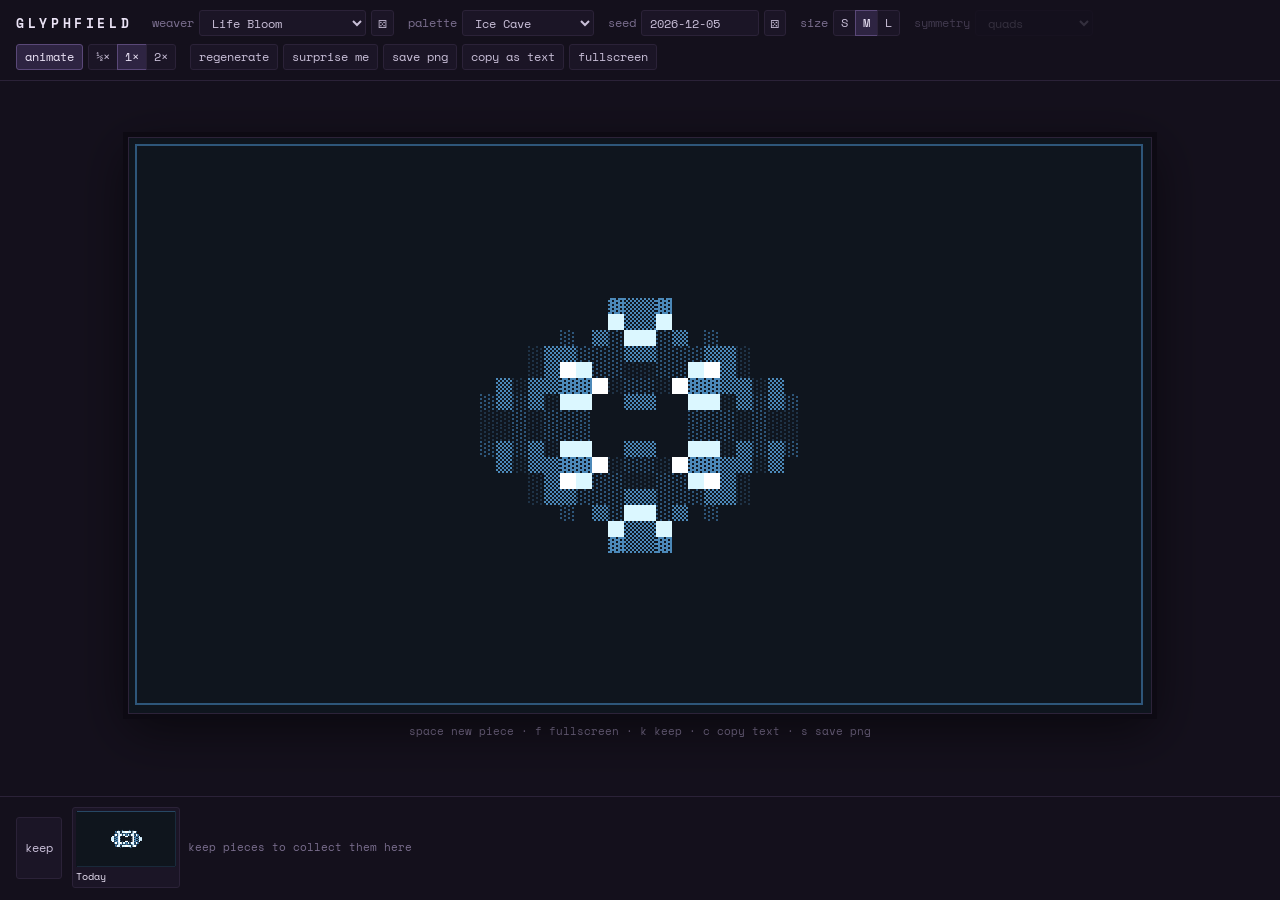
<file: glyphfield/index.html>
<!doctype html>
<html lang="en">
<head>
<meta charset="utf-8">
<meta name="viewport" content="width=device-width,initial-scale=1">
<title>GLYPHFIELD</title>
<link rel="preconnect" href="https://fonts.googleapis.com">
<link rel="preconnect" href="https://fonts.gstatic.com" crossorigin>
<link href="https://fonts.googleapis.com/css2?family=Space+Mono:wght@400;700&display=swap" rel="stylesheet">
<style>
:root{--bg:#14101C;--fg:#c9bfd8;--dim:#7a6e8e;--line:#2b2238;--panel:#1b1526;--hi:#ece4f7;--press:#2e2442;}
*{box-sizing:border-box}
html,body{margin:0;background:var(--bg);color:var(--fg);font:12px/1.4 'Space Mono',ui-monospace,Menlo,Consolas,monospace}
body{min-height:100vh;display:flex;flex-direction:column;overflow-x:hidden}
header{display:flex;flex-wrap:wrap;gap:8px 14px;align-items:center;padding:10px 16px;border-bottom:1px solid var(--line)}
h1{font-size:13px;letter-spacing:.28em;margin:0 6px 0 0;color:var(--hi);font-weight:700}
.ctl{display:flex;align-items:center;gap:5px}
.l{color:var(--dim)}
.actions{display:flex;flex-wrap:wrap;gap:5px}
select,input[type=text],button{font:inherit;color:var(--fg);background:var(--panel);border:1px solid var(--line);border-radius:3px;padding:0 8px;height:26px}
select{padding-right:4px}
button{cursor:pointer;white-space:nowrap}
button:hover:not(:disabled),select:hover:not(:disabled),input:hover{border-color:#4a3c5e;color:var(--hi)}
button:focus-visible,select:focus-visible,input:focus-visible{outline:1px solid #8a76a8;outline-offset:1px}
button:disabled,select:disabled{opacity:.4;cursor:default}
button[aria-pressed=true]{background:var(--press);color:var(--hi);border-color:#5a4878}
.seg{display:inline-flex}
.seg button{border-radius:0;margin-left:-1px;padding:0 7px}
.seg button:first-child{border-radius:3px 0 0 3px;margin-left:0}
.seg button:last-child{border-radius:0 3px 3px 0}
input[type=text]{width:118px}
.dice{padding:0 6px;font-size:14px;line-height:24px}
.note{color:var(--dim);font-size:11px}
#symCtl.off{opacity:.45}
main{flex:1;display:flex;flex-direction:column;align-items:center;justify-content:center;padding:16px;gap:10px;min-width:0}
#stage{display:flex;align-items:center;justify-content:center;max-width:100%}
#stage:fullscreen{background:var(--bg);width:100vw;height:100vh}
canvas#c{display:block;max-width:100%;height:auto;image-rendering:pixelated;image-rendering:crisp-edges;border:1px solid var(--line);box-shadow:0 0 0 5px #0d0a13,0 14px 48px rgba(0,0,0,.55)}
#stage:fullscreen canvas#c{border:0;box-shadow:none}
#hint{color:var(--dim);font-size:11px;text-align:center;transition:opacity 1.2s ease}
#hint.gone{opacity:0;pointer-events:none}
footer{display:flex;gap:10px;align-items:center;padding:10px 16px;border-top:1px solid var(--line);min-width:0}
#keep{flex:none;height:62px}
#strip{display:flex;gap:8px;overflow-x:auto;min-width:0;flex:1;padding-bottom:2px;scrollbar-width:thin}
.thumb{flex:none;height:auto;padding:3px;display:flex;flex-direction:column;gap:3px;align-items:stretch;border-radius:3px}
.thumb img{display:block;width:100px;height:auto;image-rendering:pixelated}
.thumb span{font-size:10px;color:var(--dim);text-align:left;overflow:hidden;text-overflow:ellipsis;max-width:100px}
.thumb.today span{color:var(--hi)}
.empty{color:var(--dim);font-size:11px;align-self:center}
#toast{position:fixed;left:50%;bottom:96px;transform:translateX(-50%);background:var(--press);color:var(--hi);border:1px solid #5a4878;border-radius:3px;padding:5px 12px;font-size:11px;opacity:0;transition:opacity .25s;pointer-events:none}
#toast.on{opacity:1}
@media (max-width:520px){
  header{padding:10px 12px;gap:7px 10px}
  main{padding:12px}
  footer{padding:8px 12px}
  input[type=text]{width:96px}
}
</style>
</head>
<body>
<header id="bar">
  <h1>GLYPHFIELD</h1>
  <div class="ctl"><label class="l" for="weaver">weaver</label><select id="weaver"></select><button class="dice" id="weaverDice" title="Random weaver" aria-label="Random weaver">⚄</button></div>
  <div class="ctl"><label class="l" for="palette">palette</label><select id="palette"></select></div>
  <div class="ctl"><label class="l" for="seed">seed</label><input id="seed" type="text" spellcheck="false" autocomplete="off"><button class="dice" id="seedDice" title="Random seed" aria-label="Random seed">⚄</button></div>
  <div class="ctl"><span class="l">size</span><div class="seg" id="size"><button data-v="S">S</button><button data-v="M">M</button><button data-v="L">L</button></div></div>
  <div class="ctl" id="symCtl"><label class="l" for="sym">symmetry</label><select id="sym"><option value="bilateral">bilateral</option><option value="quad">quads</option><option value="kaleido">kaleidoscope</option></select></div>
  <div class="ctl"><button id="anim" aria-pressed="true">animate</button><div class="seg" id="speed"><button data-v="0.5">½×</button><button data-v="1">1×</button><button data-v="2">2×</button></div><span id="motionNote" class="note" hidden>reduced motion: static</span></div>
  <div class="actions">
    <button id="regen" title="New seed (Space)">regenerate</button>
    <button id="surprise">surprise me</button>
    <button id="savePng" title="Save PNG (S)">save png</button>
    <button id="copyTxt" title="Copy as text (C)">copy as text</button>
    <button id="fs" title="Fullscreen (F)">fullscreen</button>
  </div>
</header>
<main id="main">
  <div id="stage"><canvas id="c" role="img" aria-label="Generated glyph artwork"></canvas></div>
  <div id="hint">space new piece · f fullscreen · k keep · c copy text · s save png</div>
</main>
<footer id="foot"><button id="keep" title="Keep in gallery (K)">keep</button><div id="strip" role="list" aria-label="Gallery"></div></footer>
<div id="toast" role="status" aria-live="polite"></div>

<script>
'use strict';
// <engine>
/* ---------- RNG: one seeded stream feeds every weaver ---------- */
function hashStr(s){let h=1779033703^s.length;for(let i=0;i<s.length;i++){h=Math.imul(h^s.charCodeAt(i),3432918353);h=h<<13|h>>>19;}h=Math.imul(h^h>>>16,2246822507);h=Math.imul(h^h>>>13,3266489909);return (h^h>>>16)>>>0;}
function mulberry32(a){return function(){a|=0;a=a+0x6D2B79F5|0;let t=Math.imul(a^a>>>15,1|a);t=t+Math.imul(t^t>>>7,61|t)^t;return((t^t>>>14)>>>0)/4294967296;};}
function makeRng(seed){
  const r=mulberry32(hashStr(String(seed)));
  r.int=n=>Math.floor(r()*n);
  r.between=(a,b)=>a+Math.floor(r()*(b-a+1));
  r.range=(a,b)=>a+r()*(b-a);
  r.pick=arr=>arr[Math.floor(r()*arr.length)];
  r.chance=p=>r()<p;
  r.shuffle=arr=>{const a=arr.slice();for(let i=a.length-1;i>0;i--){const j=Math.floor(r()*(i+1));[a[i],a[j]]=[a[j],a[i]];}return a;};
  return r;
}
// animation-only hash (deterministic, never touches the seed stream)
function h2(a,b){let h=Math.imul(a,374761393)+Math.imul(b,668265263)|0;h=Math.imul(h^h>>>13,1274126177);return((h^h>>>16)>>>0)/4294967296;}

/* ---------- Glyphs: 8x8 pixel maps ("." empty, "#" ink) ---------- */
const E8='........',F8='########',V1='...#....',V2='..#..#..';
const rep=(s,n)=>Array(n).fill(s);
const GLYPHS={
'█':rep(F8,8),
'▓':['.###.###','##.###.#','.###.###','##.###.#','.###.###','##.###.#','.###.###','##.###.#'],
'▒':['#.#.#.#.','.#.#.#.#','#.#.#.#.','.#.#.#.#','#.#.#.#.','.#.#.#.#','#.#.#.#.','.#.#.#.#'],
'░':['#...#...','..#...#.','#...#...','..#...#.','#...#...','..#...#.','#...#...','..#...#.'],
'▄':[...rep(E8,4),...rep(F8,4)],
'▀':[...rep(F8,4),...rep(E8,4)],
'▌':rep('####....',8),
'▐':rep('....####',8),
'─':[E8,E8,E8,F8,E8,E8,E8,E8],
'│':rep(V1,8),
'┌':[E8,E8,E8,'...#####',V1,V1,V1,V1],
'┐':[E8,E8,E8,'####....',V1,V1,V1,V1],
'└':[V1,V1,V1,'...#####',E8,E8,E8,E8],
'┘':[V1,V1,V1,'####....',E8,E8,E8,E8],
'├':[V1,V1,V1,'...#####',V1,V1,V1,V1],
'┤':[V1,V1,V1,'####....',V1,V1,V1,V1],
'┬':[E8,E8,E8,F8,V1,V1,V1,V1],
'┴':[V1,V1,V1,F8,E8,E8,E8,E8],
'┼':[V1,V1,V1,F8,V1,V1,V1,V1],
'═':[E8,E8,F8,E8,E8,F8,E8,E8],
'║':rep(V2,8),
'╔':[E8,E8,'..######','..#.....','..#.....','..#..###',V2,V2],
'╗':[E8,E8,'######..','.....#..','.....#..','###..#..',V2,V2],
'╚':[V2,V2,'..#..###','..#.....','..#.....','..######',E8,E8],
'╝':[V2,V2,'###..#..','.....#..','.....#..','######..',E8,E8],
'╠':[V2,V2,'..#..###','..#.....','..#.....','..#..###',V2,V2],
'╣':[V2,V2,'###..#..','.....#..','.....#..','###..#..',V2,V2],
'╦':[E8,E8,F8,E8,E8,'###..###',V2,V2],
'╩':[V2,V2,'###..###',E8,E8,F8,E8,E8],
'╬':[V2,V2,'###..###',E8,E8,'###..###',V2,V2],
'●':[E8,'..####..','.######.','.######.','.######.','.######.','..####..',E8],
'○':[E8,'..####..','.#....#.','.#....#.','.#....#.','.#....#.','..####..',E8],
'◘':[F8,F8,'###..###','##....##','##....##','###..###',F8,F8],
'☼':['...#....','.#.#.#..','..###...','###.###.','..###...','.#.#.#..','...#....',E8],
'♠':['...#....','..###...','.#####..','#######.','#######.','.#.#.#..','...#....','..###...'],
'♣':['..###...','..###...','##.#.##.','#######.','##.#.##.','...#....','..###...',E8],
'♥':['.##.##..','#######.','#######.','#######.','.#####..','..###...','...#....',E8],
'♦':['...#....','..###...','.#####..','#######.','.#####..','..###...','...#....',E8],
'⌂':['...#....','..#.#...','.#...#..','#.....#.','#.....#.','#.....#.','#######.',E8],
'♪':['...###..','...#.##.','...#....','...#....','.###....','####....','.##.....',E8],
'±':['...#....','...#....','#######.','...#....','...#....',E8,'#######.',E8],
'§':['..####..','.#......','..###...','.#...#..','..###...','......#.','.####...',E8],
'·':[E8,E8,E8,'...##...','...##...',E8,E8,E8],
'≈':[E8,'.##.....','#..#...#','....###.',E8,'.##.....','#..#...#','....###.'] // wave, tiles seamlessly
};

/* ---------- Palettes: background + ink ramp (faint → bright) + accent ---------- */
const PALETTES={
  cga:{name:'CGA Classic',bg:'#000000',inks:['#0000AA','#5555FF','#00AAAA','#55FFFF','#FFFFFF'],acc:'#FF55FF'},
  amber:{name:'Amber Terminal',bg:'#140A04',inks:['#3F2206','#6E3D0E','#A85E10','#E8981E','#FFCF73'],acc:'#FFF1CC'},
  green:{name:'Green Phosphor',bg:'#040C06',inks:['#0D3316','#155A26','#1F8A3A','#2FC250','#56F777'],acc:'#DDFFDD'},
  ega:{name:'EGA Meadow',bg:'#05081A',inks:['#10305A','#1A6B3A','#2FA84A','#55FF55','#FFFF55'],acc:'#FF5555'},
  ice:{name:'Ice Cave',bg:'#0F151D',inks:['#1E3245','#2D5477','#4A86B5','#88C4E9','#D6F1FF'],acc:'#FFFFFF'},
  violet:{name:'Violet Storm',bg:'#1A0F24',inks:['#3A2154','#5B3684','#8257B8','#AE8CE0','#DCCBF8'],acc:'#FFB547'},
  paper:{name:'Paper & Ink',bg:'#F1E9D6',inks:['#D7CAAE','#A9987B','#6F614C','#3C3227','#1A140E'],acc:'#B23A2A'}
};
const SIZES={S:[48,27],M:[64,36],L:[96,54]};
const FX={SHIM:1,FLICK:2,FLOWR:4,FLOWL:8,PULSE:16};
const ACC=6; // level 6 = palette accent; levels 0..5 map onto the ink ramp

/* ---------- Grid + helpers ---------- */
function Grid(w,h){this.w=w;this.h=h;const n=w*h;this.ch=new Array(n).fill(' ');this.lv=new Int8Array(n);this.fx=new Uint8Array(n);this.ph=new Uint8Array(n);}
Grid.prototype.set=function(x,y,ch,lv,fx,ph){if(x<0||y<0||x>=this.w||y>=this.h)return;const i=y*this.w+x;this.ch[i]=ch;this.lv[i]=lv;this.fx[i]=fx||0;this.ph[i]=(ph||0)&255;};
Grid.prototype.get=function(x,y){return(x<0||y<0||x>=this.w||y>=this.h)?' ':this.ch[y*this.w+x];};
const clamp=(v,a,b)=>v<a?a:v>b?b:v;
function edgeF(x,y,w,h,k){const d=Math.min(x,w-1-x,y,h-1-y);const r=Math.max(2,Math.min(w,h)*(k||0.2));const t=clamp(d/r,0,1);return t*t*(3-2*t);}
function fade(lv,f){return lv>=ACC?lv:Math.max(0,Math.round(lv*f));}
function frame(g,style,lv,inset){
  inset=inset||0;const s=style==='double'?['╔','╗','╚','╝','═','║']:['┌','┐','└','┘','─','│'];
  const x0=inset,y0=inset,x1=g.w-1-inset,y1=g.h-1-inset;
  for(let x=x0+1;x<x1;x++){g.set(x,y0,s[4],lv);g.set(x,y1,s[4],lv);}
  for(let y=y0+1;y<y1;y++){g.set(x0,y,s[5],lv);g.set(x1,y,s[5],lv);}
  g.set(x0,y0,s[0],lv);g.set(x1,y0,s[1],lv);g.set(x0,y1,s[2],lv);g.set(x1,y1,s[3],lv);
}
function makeNoise(rng){const S=64,t=new Float32Array(S*S);for(let i=0;i<t.length;i++)t[i]=rng();
  const a=(x,y)=>t[(((y%S)+S)%S)*S+(((x%S)+S)%S)];const sm=k=>k*k*(3-2*k);
  return(x,y)=>{const xi=Math.floor(x),yi=Math.floor(y),u=sm(x-xi),v=sm(y-yi);const p=a(xi,yi)+(a(xi+1,yi)-a(xi,yi))*u,q=a(xi,yi+1)+(a(xi+1,yi+1)-a(xi,yi+1))*u;return p+(q-p)*v;};}
function fbm(n,x,y,oct){let s=0,a=1,f=1,nm=0;for(let o=0;o<oct;o++){s+=a*n(x*f+o*17.3,y*f+o*9.1);nm+=a;a*=.5;f*=2;}return s/nm;}
const fold1=(x,n)=>x<n/2?Math.floor((n-1)/2)-x:x-Math.floor(n/2); // mirror index from centre
const BOX2={5:'║',10:'═',6:'╔',12:'╗',3:'╚',9:'╝',7:'╠',13:'╣',14:'╦',11:'╩',15:'╬'};

/* ---------- Weavers ---------- */
const WEAVERS={};

// 1. KALEIDOSCOPE GARDEN — eden growth in a folded lattice, mirrored out
WEAVERS.garden={name:'Kaleidoscope Garden',sym:true,generate(rng,W,H,o){
  const g=new Grid(W,H),sym=o.sym||'quad',hw=Math.ceil(W/2),hh=Math.ceil(H/2);
  let LW,LH,oy,fold;
  if(sym==='bilateral'){LW=hw;LH=H;oy=Math.round((H-1)/2);fold=(x,y)=>[fold1(x,W),y];}
  else if(sym==='quad'){LW=hw;LH=hh;oy=0;fold=(x,y)=>[fold1(x,W),fold1(y,H)];}
  else{LW=hw;LH=hw;oy=0;fold=(x,y)=>{const a=fold1(x,W),b=fold1(y,H);return a>=b?[a,b]:[b,a];};}
  const rx=hw-2.5,ry=hh-2.5;
  const nd=sym==='kaleido'?(a,b)=>Math.hypot(a,b)/ry:(a,b)=>Math.hypot(a/rx,(b-oy)/ry);
  const n=LW*LH,ord=new Int32Array(n).fill(-1),inF=new Uint8Array(n),front=[];
  let count=0;const target=Math.floor(n*rng.range(0.4,0.64)),lace=rng.range(0.1,0.45);
  const push=(a,b)=>{if(a<0||b<0||a>=LW||b>=LH)return;if(sym==='kaleido'&&b>a)return;const i=b*LW+a;if(ord[i]>=0||inF[i])return;inF[i]=1;front.push(i);};
  const grow=i=>{ord[i]=count++;const a=i%LW,b=(i/LW)|0;push(a+1,b);push(a-1,b);push(a,b+1);push(a,b-1);};
  const nb=(a,b)=>{let c=0;for(let dy=-1;dy<=1;dy++)for(let dx=-1;dx<=1;dx++){if(!dx&&!dy)continue;const aa=Math.abs(a+dx),bb=sym==='bilateral'?b+dy:Math.abs(b+dy);if(aa<LW&&bb>=0&&bb<LH&&ord[bb*LW+aa]>=0)c++;}return c;};
  grow(oy*LW);
  let guard=n*40;
  while(front.length&&count<target&&guard-->0){
    const k=rng.int(front.length),i=front[k];front[k]=front[front.length-1];front.pop();inF[i]=0;
    const a=i%LW,b=(i/LW)|0,d=nd(a,b);if(d>=1)continue;
    const c=nb(a,b),p=(1-Math.pow(d,2.4))*(0.22+0.12*c)+(c>=5?0.35:0);
    if(count<14||rng()<p)grow(i);else if(rng()>lace*count/target||front.length<4){inF[i]=1;front.push(i);}
  }
  const metric=rng.pick(['diamond','circle','square']),bw=rng.pick([1,2,2,3]);
  const motifs=rng.shuffle(['♦','♠','♥','●','♣','○']).slice(0,3),shades=['▒','░'];
  const seq=[];const len=rng.between(3,5);for(let k=0;k<len;k++)seq.push(k%2===0?motifs[(k/2)%3]:shades[rng.int(2)]);
  const accentRing=rng.between(2,5);
  const dist=(a,b)=>{const dy=Math.abs(b-oy);return metric==='diamond'?a+dy:metric==='circle'?Math.round(Math.hypot(a,dy)):Math.max(a,dy);};
  const edgeCells=[];
  for(let y=1;y<H-1;y++)for(let x=1;x<W-1;x++){
    const [a,b]=fold(x,y);if(a>=LW||b>=LH)continue;const i=b*LW+a;if(ord[i]<0)continue;
    const dd=dist(a,b),band=Math.floor(dd/bw),ch=seq[band%seq.length],shade=ch==='▒'||ch==='░';
    let lv=Math.round(5-nd(a,b)*3.4)-(shade?1:0);lv=fade(clamp(lv,0,5),0.45+0.55*edgeF(x,y,W,H,0.12));
    let fx=shade?0:FX.SHIM;
    if(!shade&&(dd===0||band===accentRing))lv=ACC;
    g.set(x,y,ch,lv,fx,band*5);
    if(ord[i]>count*0.8)edgeCells.push([x,y]);
  }
  frame(g,'double',2,0);
  const sparks=[];
  if(edgeCells.length&&rng.chance(0.7)){const k=rng.between(3,7);for(let j=0;j<k;j++){const [x,y]=rng.pick(edgeCells);sparks.push({x,y,dir:-1,life:rng.between(14,26),period:rng.between(40,90),off:rng.int(90),lv:4,sway:1.5});}}
  return{grid:g,sparks};
}};

// 2. CIRCUIT RUINS — walkers lay double-line traces from a core, over ruin patches
WEAVERS.circuit={name:'Circuit Ruins',generate(rng,W,H){
  const g=new Grid(W,H),n=W*H,conn=new Uint8Array(n),occ=new Uint8Array(n),step=new Uint16Array(n);
  const DX={1:0,2:1,4:0,8:-1},DY={1:-1,2:0,4:1,8:0},OPP={1:4,2:8,4:1,8:2},TL={1:8,8:4,4:2,2:1},TR={1:2,2:4,4:8,8:1};
  const inside=(x,y)=>x>=3&&y>=2&&x<W-3&&y<H-2;
  const cx=W>>1,cy=H>>1,core=cy*W+cx;occ[core]=1;
  const walkers=[],dirs=rng.shuffle([1,2,4,8]),nCore=rng.between(2,4);
  for(let k=0;k<nCore;k++)walkers.push({x:cx,y:cy,d:dirs[k],life:rng.between(14,Math.max(20,W>>1)),st:0});
  const extra=rng.between(1,3)+(W>64?2:0);
  for(let k=0;k<extra;k++){const x=rng.between(5,W-6),y=rng.between(4,H-5),i=y*W+x;if(occ[i])continue;occ[i]=1;walkers.push({x,y,d:rng.pick([1,2,4,8]),life:rng.between(10,30),st:0});}
  let total=0;const cap=Math.floor(n*0.14);
  while(walkers.length&&total<cap){
    const w=walkers.shift();let x=w.x,y=w.y,d=w.d,life=w.life,run=0,st=w.st;
    for(;;){
      const nx=x+DX[d],ny=y+DY[d],ni=ny*W+nx,ci=y*W+x;
      if(!inside(nx,ny))break;
      if(occ[ni]){if(rng.chance(0.7)){conn[ci]|=d;conn[ni]|=OPP[d];}break;}
      conn[ci]|=d;conn[ni]|=OPP[d];occ[ni]=1;step[ni]=++st;x=nx;y=ny;total++;run++;
      if(--life<=0)break;
      if(run>=2&&rng.chance(0.16)){d=rng.chance(0.5)?TL[d]:TR[d];run=0;}
      else if(run>=1&&walkers.length<14&&rng.chance(0.07))walkers.push({x,y,d:rng.chance(0.5)?TL[d]:TR[d],life:rng.between(6,24),st});
    }
  }
  const noise=makeNoise(rng),ns=rng.range(0.12,0.2);
  for(let y=1;y<H-1;y++)for(let x=1;x<W-1;x++){
    const i=y*W+x;if(occ[i])continue;
    const v=fbm(noise,x*ns,y*ns*1.3,2)*edgeF(x,y,W,H,0.3);
    if(v>0.55)g.set(x,y,'▒',1);else if(v>0.47)g.set(x,y,'░',0);
  }
  const maxd=Math.hypot(W/2,H/2);
  for(let i=0;i<n;i++){
    if(!occ[i]||i===core)continue;const x=i%W,y=(i/W)|0,c=conn[i];
    const bits=(c&1)+((c>>1)&1)+((c>>2)&1)+((c>>3)&1);
    if(bits<=1){
      if(rng.chance(0.22))g.set(x,y,rng.pick(['⌂','§']),ACC,FX.FLICK,step[i]);
      else g.set(x,y,'●',5,FX.SHIM,step[i]*3);
    }else{
      const lv=fade(2+Math.round(2*(1-Math.hypot(x-cx,y-cy)/maxd)),0.5+0.5*edgeF(x,y,W,H,0.2));
      g.set(x,y,BOX2[c],Math.max(1,lv),FX.PULSE,step[i]);
    }
  }
  g.set(cx,cy,'◘',ACC,FX.SHIM,0);
  frame(g,'single',1,0);
  return{grid:g,sparks:[]};
}};

// 3. HORIZON — composed bands: sky, sun/moon, clouds, mountains, tree line, water
WEAVERS.horizon={name:'Horizon',generate(rng,W,H){
  const g=new Grid(W,H),noise=makeNoise(rng),night=rng.chance(0.35);
  const hy=Math.round(H*rng.range(0.56,0.64)),peakAt=rng.range(0.25,0.75);
  const farAmp=hy*rng.range(0.38,0.6),nearAmp=hy*rng.range(0.15,0.28),fo=rng.range(0,50),no=rng.range(50,100);
  const farR=[],nearR=[];
  for(let x=0;x<W;x++){
    const bias=1-0.55*Math.abs(x/W-peakAt);
    const hf=farAmp*bias*(0.35+0.9*(fbm(noise,x*0.07+fo,fo,3)-0.25));
    const hn=nearAmp*2.4*(fbm(noise,x*0.11+no,no,3)-0.42);
    farR[x]=Math.round((hy-Math.max(0,hf))*2)/2;nearR[x]=Math.round((hy-Math.max(0,hn))*2)/2;
  }
  const sx=Math.round(W*rng.range(0.22,0.78));
  const sy=clamp(Math.min(Math.round(hy*rng.range(0.22,0.5)),Math.floor(farR[sx])-2),2,hy-2);
  const bayer=[0,8,2,10,12,4,14,6,3,11,1,9,15,7,13,5];
  for(let y=1;y<hy;y++)for(let x=1;x<W-1;x++){
    const t=y/hy,dist=Math.hypot(x-sx,y-sy),glow=Math.max(0,1-dist/(H*0.45));
    let v=(night?0.12+0.42*t:0.22+0.55*t)*0.8+glow*(night?0.32:0.55);
    v*=0.55+0.45*edgeF(x,y,W,H,0.2);
    const th=(bayer[(y&3)*4+(x&3)]+0.5)/16,k=Math.floor(v*2.6+(th-0.5)*0.9);
    if(k<=0)continue;
    g.set(x,y,k===1?'░':'▒',clamp(Math.round(v*5)-1,0,4));
  }
  if(rng.chance(0.55)){const nc=rng.between(1,3);for(let c=0;c<nc;c++){
    const cy=rng.between(2,Math.max(3,Math.floor(hy*0.45))),c0=rng.between(2,W-14),len=rng.between(6,Math.min(16,W-c0-3)),lv=night?2:3;
    for(let x=c0;x<c0+len;x++){if(y0ok(x,cy))g.set(x,cy,'▀',lv);}
    for(let x=c0+2;x<c0+len-2;x++){if(y0ok(x,cy-1))g.set(x,cy-1,'▄',lv);}
  }}
  function y0ok(x,y){return y>=1&&y<Math.floor(farR[x])&&!(x===sx&&y===sy);}
  const ridge=(R,body,top)=>{for(let x=1;x<W-1;x++){const r=R[x];if(r>=hy)continue;const e=0.55+0.45*edgeF(x,hy,W,H,0.15);
    for(let y=Math.max(1,Math.floor(r));y<hy;y++){const ch=(y+0.5===r)?'▄':'█';g.set(x,y,ch,fade(y===Math.floor(r)?top:body,e));}}};
  ridge(farR,1,2);ridge(nearR,2,3);
  if(night)g.set(sx,sy,'●',5,FX.SHIM,0);else g.set(sx,sy,'☼',ACC,FX.FLICK,0);
  for(let x=1;x<W-1;x++){
    const tn=fbm(noise,x*0.25+50,7,2),e=edgeF(x,hy,W,H,0.12);
    if(tn>0.42&&rng.chance(0.4+0.5*e))g.set(x,hy,'♠',tn>0.58?3:2);
    if(tn>0.6&&rng.chance(0.55*e))g.set(x,hy-1,'♠',2);
  }
  if(rng.chance(0.75)){const hx=clamp(Math.round(W*rng.range(0.3,0.7)),3,W-4);g.set(hx,hy,'⌂',ACC,FX.FLICK,0);
    if(rng.chance(0.5))g.set(hx+(rng.chance(0.5)?2:-2),hy,'⌂',2);}
  const depthMax=H-2-hy;
  for(let y=hy+1;y<H-1;y++){
    const depth=(y-hy)/Math.max(1,depthMax),reflW=0.6+depth*2.6+rng()*1.2,dirFx=(y&1)?FX.FLOWR:FX.FLOWL,ph=(y*3)&7;
    for(let x=1;x<W-1;x++){
      const e=edgeF(x,y,W,H,0.2);
      if(Math.abs(x-sx)<=reflW){const lv=night?4:(depth<0.35?ACC:5);g.set(x,y,'≈',lv,dirFx|FX.SHIM,ph);continue;}
      if(rng()>0.5+0.45*e)continue;
      g.set(x,y,'≈',clamp(Math.round((1-depth)*3*e+(depth<0.2?1:0)),0,4),dirFx,ph);
    }
  }
  frame(g,'single',1,0);
  const sparks=[];
  if(night){const k=rng.between(4,8);for(let j=0;j<k;j++)sparks.push({x:rng.between(3,W-4),y:hy-1,dir:-1,life:rng.between(10,22),period:rng.between(30,70),off:rng.int(70),lv:ACC,sway:2});}
  return{grid:g,sparks};
}};

// 4. THE DEEP — CA cave, a wandering path, flickering torches, shade vignette
WEAVERS.deep={name:'The Deep',generate(rng,W,H){
  const g=new Grid(W,H),n=W*H;let wall=new Uint8Array(n);const path=new Uint8Array(n);
  for(let i=0;i<n;i++){const x=i%W,y=(i/W)|0;wall[i]=(x<1||y<1||x>W-2||y>H-2)?1:(rng()<0.47?1:0);}
  let x=(W>>1)+rng.between(-Math.floor(W/6),Math.floor(W/6)),y=0,mom=rng.pick([-1,1]);
  while(y<H){path[y*W+x]=1;
    if(rng()<0.55)y++;else{if(rng()<0.25)mom=-mom;if(x<W*0.22)mom=1;if(x>W*0.78)mom=-1;x=clamp(x+mom,3,W-4);}}
  for(let i=0;i<n;i++)if(path[i]){const px=i%W,py=(i/W)|0;for(let dy=-1;dy<=1;dy++)for(let dx=-1;dx<=1;dx++){if(rng()<0.5){const xx=px+dx,yy=py+dy;if(xx>0&&yy>0&&xx<W-1&&yy<H-1)wall[yy*W+xx]=0;}}}
  for(let it=0;it<5;it++){const nx=new Uint8Array(wall);
    for(let yy=1;yy<H-1;yy++)for(let xx=1;xx<W-1;xx++){let c=0;for(let dy=-1;dy<=1;dy++)for(let dx=-1;dx<=1;dx++){if(dx||dy)c+=wall[(yy+dy)*W+xx+dx];}
      const i=yy*W+xx;nx[i]=(c>=5||(it<2&&c<=1))?1:0;}
    for(let i=0;i<n;i++)if(path[i])nx[i]=0;wall=nx;}
  const dist=new Int16Array(n).fill(99),q=[];
  for(let i=0;i<n;i++)if(!wall[i]){dist[i]=0;q.push(i);}
  for(let h=0;h<q.length;h++){const i=q[h],ix=i%W,iy=(i/W)|0;for(const [dx,dy] of [[1,0],[-1,0],[0,1],[0,-1]]){const xx=ix+dx,yy=iy+dy;if(xx<0||yy<0||xx>=W||yy>=H)continue;const j=yy*W+xx;if(dist[j]>dist[i]+1){dist[j]=dist[i]+1;q.push(j);}}}
  const nearPath=(ix,iy,r)=>{for(let dy=-r;dy<=r;dy++)for(let dx=-r;dx<=r;dx++){const xx=ix+dx,yy=iy+dy;if(xx>=0&&yy>=0&&xx<W&&yy<H&&path[yy*W+xx])return true;}return false;};
  const cand=[];for(let i=0;i<n;i++){const ix=i%W,iy=(i/W)|0;if(wall[i]&&dist[i]===1&&ix>2&&iy>2&&ix<W-3&&iy<H-3&&nearPath(ix,iy,3))cand.push(i);}
  const torches=[],want=rng.between(3,3+Math.floor(n/700));
  for(const i of rng.shuffle(cand)){if(torches.length>=want)break;const ix=i%W,iy=(i/W)|0;if(torches.every(t=>Math.max(Math.abs(t%W-ix),Math.abs(((t/W)|0)-iy))>=7))torches.push(i);}
  const light=new Float32Array(n);
  for(const t of torches){const tx=t%W,ty=(t/W)|0;for(let dy=-5;dy<=5;dy++)for(let dx=-5;dx<=5;dx++){const xx=tx+dx,yy=ty+dy;if(xx<0||yy<0||xx>=W||yy>=H)continue;light[yy*W+xx]+=Math.max(0,1-Math.hypot(dx,dy)/5)*2.4;}}
  const gemC=[];for(let i=0;i<n;i++)if(wall[i]&&dist[i]===1&&light[i]<0.2)gemC.push(i);
  const gems=new Set(rng.shuffle(gemC).slice(0,rng.between(2,5)));
  for(let i=0;i<n;i++){const ix=i%W,iy=(i/W)|0,vig=0.2+0.8*edgeF(ix,iy,W,H,0.28);
    let ch=' ',base=0;
    if(wall[i]){const d=dist[i];if(d===1){ch='▓';base=3;}else if(d===2){ch='▒';base=2;}else if(d===3){ch='░';base=1;}}
    else if(path[i]){ch='·';base=2;}
    if(ch===' ')continue;
    const lv=clamp(Math.round((base+light[i])*vig),0,5);
    if(lv===0&&vig<0.45)continue;
    g.set(ix,iy,ch,lv);
  }
  for(const i of gems)g.set(i%W,(i/W)|0,'♦',4,FX.SHIM,rng.int(255));
  const sparks=[];
  for(const t of torches){g.set(t%W,(t/W)|0,'●',ACC,FX.FLICK,0);sparks.push({x:t%W,y:(t/W)|0,dir:-1,life:rng.between(8,14),period:rng.between(18,34),off:rng.int(34),lv:ACC,sway:1});}
  return{grid:g,sparks};
}};

// 5. TAPESTRY — symmetric value-noise field through the shade ramp, banded, drifting
WEAVERS.tapestry={name:'Tapestry',generate(rng,W,H){
  const g=new Grid(W,H),noise=makeNoise(rng),sc=rng.range(0.07,0.12),bands=rng.between(3,5),quad=rng.chance(0.5),m=rng.range(0.25,0.5);
  const drift=rng.chance(0.65),ddx=rng.pick([-1,1]),ddy=rng.pick([-1,1]);
  const lvSeq=rng.pick([[1,3,5,2,4],[2,4,1,5,3],[1,2,4,5,3],[3,1,4,2,5]]),ramp=['░','▒','▓','█'];
  const cx=(W-1)/2,cy=(H-1)/2,st={off:0};
  const paint=()=>{
    for(let y=2;y<H-2;y++)for(let x=2;x<W-2;x++){
      const a=fold1(x,W),b=quad?fold1(y,H):y;
      let v=fbm(noise,a*sc+st.off*ddx,b*sc*1.15+st.off*ddy,3);
      const r=Math.hypot((x-cx)/(W/2),(y-cy)/(H/2));
      v=clamp(v*(1-m)+m*(1-r*0.9),0,0.999);
      const qv=v*bands,band=Math.floor(qv),f=qv-band;
      g.set(x,y,ramp[Math.min(3,Math.floor(f*4))],lvSeq[band%lvSeq.length]);
    }
    const mx=Math.floor(cx),my=Math.round(cy);
    g.set(mx,my,'♦',ACC,FX.SHIM,0);g.set(W-1-mx,my,'♦',ACC,FX.SHIM,0);
  };
  paint();frame(g,'double',3,0);
  return{grid:g,sparks:[],step(tick){if(drift&&tick%3===0){st.off+=0.06;paint();}}};
}};

// 6. LIFE BLOOM — Conway's Life from a symmetric starter, trails decay ▓▒░, reseeds itself
WEAVERS.life={name:'Life Bloom',generate(rng,W,H){
  const g=new Grid(W,H),n=W*H,x0=2,y0=2,x1=W-3,y1=H-3;
  let alive=new Uint8Array(n),nxt=new Uint8Array(n);const aAge=new Uint16Array(n),dAge=new Uint8Array(n).fill(255);
  let hist=[],hold=-1,gen=0;
  const mark=(x,y)=>{if(x<x0||y<y0||x>x1||y>y1)return;const i=y*W+x;alive[i]=1;aAge[i]=0;dAge[i]=255;};
  const seed=()=>{
    for(let i=0;i<n;i++)if(alive[i]){alive[i]=0;dAge[i]=1;}
    const pw=rng.between(3,8),ph=rng.between(3,6),dens=rng.range(0.35,0.55),ox=rng.between(0,3),oy=rng.between(0,2);
    const cx=Math.floor((W-1)/2),cy=Math.floor((H-1)/2);
    for(let j=0;j<ph;j++)for(let i=0;i<pw;i++)if(rng()<dens){const x=cx-ox-i,y=cy-oy-j;mark(x,y);mark(W-1-x,y);mark(x,H-1-y);mark(W-1-x,H-1-y);}
    hist=[];hold=-1;gen=0;
  };
  const stepLife=()=>{
    for(let y=y0;y<=y1;y++)for(let x=x0;x<=x1;x++){let c=0;for(let dy=-1;dy<=1;dy++)for(let dx=-1;dx<=1;dx++){if(dx||dy)c+=alive[(y+dy)*W+x+dx];}
      const i=y*W+x;nxt[i]=(c===3||(alive[i]&&c===2))?1:0;}
    let h=2166136261,pop=0;
    for(let y=y0;y<=y1;y++)for(let x=x0;x<=x1;x++){const i=y*W+x;
      if(nxt[i]){aAge[i]=alive[i]?Math.min(aAge[i]+1,999):0;dAge[i]=255;pop++;h^=i;h=Math.imul(h,16777619);}
      else if(alive[i])dAge[i]=1;else if(dAge[i]<255)dAge[i]=dAge[i]>=8?255:dAge[i]+1;}
    const t=alive;alive=nxt;nxt=t;gen++;
    if(hold<0){if(pop===0||hist.includes(h)||gen>700)hold=pop===0?4:30;hist.push(h);if(hist.length>40)hist.shift();}
    else if(--hold<=0)seed();
  };
  const paint=()=>{
    for(let y=y0;y<=y1;y++)for(let x=x0;x<=x1;x++){const i=y*W+x,e=0.45+0.55*edgeF(x,y,W,H,0.12);
      if(alive[i]){const lv=aAge[i]===0?ACC:aAge[i]<4?5:4;g.set(x,y,'█',fade(lv,e));}
      else if(dAge[i]<255){const d=dAge[i];g.set(x,y,d<=1?'▓':d<=3?'▒':'░',fade(d<=1?3:d<=3?2:d<=5?1:0,e));}
      else g.set(x,y,' ',0);}
  };
  seed();for(let k=0;k<14;k++)stepLife();paint();frame(g,'single',1,0);
  return{grid:g,sparks:[],step(tick){if(tick%2)return;stepLife();paint();}};
}};

const WIDS=Object.keys(WEAVERS),PIDS=Object.keys(PALETTES),SYMS=['bilateral','quad','kaleido'];
function generatePiece(s){const [W,H]=SIZES[s.size]||SIZES.M;return WEAVERS[s.weaver].generate(makeRng(s.seed),W,H,{sym:s.sym});}
function asText(p){const g=p.grid,out=[];for(let y=0;y<g.h;y++){let s='';for(let x=0;x<g.w;x++)s+=g.ch[y*g.w+x];out.push(s.replace(/\s+$/,''));}return out.join('\n');}
// </engine>

/* ---------- Renderer: sprites cached per glyph+colour+scale+variant; ticks only redraw tiles ---------- */
const spriteCache=new Map();
function sprite(ch,color,scale,variant){
  const key=ch+color+scale+'|'+variant;let s=spriteCache.get(key);if(s)return s;
  const map=GLYPHS[ch];s=document.createElement('canvas');s.width=s.height=8*scale;const x=s.getContext('2d');x.fillStyle=color;
  for(let r=0;r<8;r++){const row=map[r];for(let k=0;k<8;k++)if(row.charCodeAt((k+variant)&7)===35)x.fillRect(k*scale,r*scale,scale,scale);}
  spriteCache.set(key,s);return s;
}
function inkColor(pal,lv){if(lv>=ACC)return pal.acc;const n=pal.inks.length;return pal.inks[Math.round(clamp(lv,0,5)*(n-1)/5)];}
function render(ctx,piece,pal,scale,tick,anim){
  const g=piece.grid,T=8*scale,W=g.w,t2=tick>>1;
  ctx.imageSmoothingEnabled=false;ctx.fillStyle=pal.bg;ctx.fillRect(0,0,g.w*T,g.h*T);
  for(let i=0;i<g.ch.length;i++){
    const ch=g.ch[i];if(ch===' ')continue;
    let lv=g.lv[i],v=0;const f=g.fx[i];
    if(anim&&f){const ph=g.ph[i],isAcc=lv>=ACC;
      if(f&FX.SHIM){const s=Math.sin(tick*0.11+ph*0.35);if(isAcc){if(s<-0.7)lv=5;}else if(s>0.6)lv++;else if(s<-0.6)lv--;}
      if(f&FX.FLICK){const r=h2(i,t2);if(isAcc){if(r<0.28)lv=5;}else if(r<0.3)lv--;else if(r>0.8)lv++;}
      if(!isAcc)lv=clamp(lv,0,5);
      if(f&FX.PULSE){const p=((t2-ph)%28+28)%28;if(p===0)lv+=2;else if(p===1)lv+=1;}
      if(f&FX.FLOWR)v=(8-((t2+ph)&7))&7;else if(f&FX.FLOWL)v=(t2+ph)&7;
    }
    ctx.drawImage(sprite(ch,inkColor(pal,lv),scale,v),(i%W)*T,((i/W)|0)*T);
  }
  if(anim&&piece.sparks)for(const s of piece.sparks){
    const age=(tick+s.off)%s.period;if(age>=s.life)continue;
    const px=s.x*8+3+Math.round(Math.sin((age+s.off)*0.45)*s.sway),py=s.y*8+3+s.dir*age;
    const lv=s.lv>=ACC?(age<s.life*0.6?ACC:5):Math.max(0,s.lv-Math.floor(age*3/s.life));
    ctx.fillStyle=inkColor(pal,lv);ctx.fillRect(px*scale,py*scale,scale,scale);
  }
}

/* ---------- App ---------- */
const $=id=>document.getElementById(id);
const cv=$('c'),ctx=cv.getContext('2d'),stage=$('stage'),mainEl=$('main'),bar=$('bar'),foot=$('foot'),strip=$('strip');
const mq=matchMedia('(prefers-reduced-motion: reduce)');let reduced=mq.matches;
const state={weaver:'garden',palette:'violet',seed:'',size:'M',sym:'quad',animate:true,speed:1};
let piece=null,tick=0,timer=null;
const randSeed=()=>Math.random().toString(36).slice(2,8);

for(const id of WIDS)$('weaver').add(new Option(WEAVERS[id].name,id));
for(const id of PIDS)$('palette').add(new Option(PALETTES[id].name,id));

function running(){return state.animate&&!reduced&&!document.hidden;}
function draw(){const a=running();render(ctx,piece,PALETTES[state.palette],2,tick,a);cv.style.filter=a?`brightness(${(1+0.05*Math.sin(tick*0.04)).toFixed(3)})`:'';}
function schedule(){clearTimeout(timer);timer=null;if(running())timer=setTimeout(loop,90/state.speed);}
function loop(){tick++;if(piece.step)piece.step(tick);draw();timer=setTimeout(loop,90/state.speed);}
function regenerate(){
  piece=generatePiece(state);const g=piece.grid;
  if(cv.width!==g.w*16||cv.height!==g.h*16){cv.width=g.w*16;cv.height=g.h*16;}
  tick=0;syncUI();draw();fit();schedule();
  cv.setAttribute('aria-label',`${WEAVERS[state.weaver].name} in ${PALETTES[state.palette].name}, seed ${state.seed}`);
}
function syncUI(){
  $('weaver').value=state.weaver;$('palette').value=state.palette;$('seed').value=state.seed;$('sym').value=state.sym;
  for(const b of $('size').children)b.setAttribute('aria-pressed',String(b.dataset.v===state.size));
  for(const b of $('speed').children){b.setAttribute('aria-pressed',String(+b.dataset.v===state.speed));b.disabled=reduced;}
  const hasSym=!!WEAVERS[state.weaver].sym;$('sym').disabled=!hasSym;$('symCtl').classList.toggle('off',!hasSym);
  const a=$('anim');a.disabled=reduced;a.setAttribute('aria-pressed',String(state.animate&&!reduced));
  $('motionNote').hidden=!reduced;
}
function fit(){
  const fs=document.fullscreenElement===stage,ar=cv.width/cv.height;let aw,ah;
  if(fs){aw=innerWidth-24;ah=innerHeight-24;}
  else{aw=document.documentElement.clientWidth-34;ah=Math.max(150,innerHeight-bar.offsetHeight-foot.offsetHeight-72);}
  let w=Math.min(aw,ah*ar);if(w>=cv.width)w=cv.width*Math.floor(w/cv.width);
  cv.style.width=Math.max(100,Math.floor(w))+'px';
}
function toast(msg){const t=$('toast');t.textContent=msg;t.classList.add('on');clearTimeout(toast._t);toast._t=setTimeout(()=>t.classList.remove('on'),1400);}
const HINT='glyphfield.hint.v1';
function used(){const h=$('hint');if(!h.classList.contains('gone')){h.classList.add('gone');try{localStorage.setItem(HINT,'1');}catch(e){}}}
try{if(localStorage.getItem(HINT))$('hint').classList.add('gone');}catch(e){}

function newSeed(){state.seed=randSeed();regenerate();}
function surprise(){state.weaver=WIDS[Math.floor(Math.random()*WIDS.length)];state.palette=PIDS[Math.floor(Math.random()*PIDS.length)];state.sym=SYMS[Math.floor(Math.random()*3)];state.seed=randSeed();regenerate();}
function slug(s){return String(s).replace(/[^a-z0-9_-]+/gi,'_').slice(0,40)||'seed';}
function savePng(){
  const g=piece.grid,oc=document.createElement('canvas');oc.width=g.w*64;oc.height=g.h*64;
  render(oc.getContext('2d'),piece,PALETTES[state.palette],8,tick,running());
  oc.toBlob(b=>{if(!b){toast('save failed');return;}const a=document.createElement('a');a.href=URL.createObjectURL(b);a.download=`glyphfield-${state.weaver}-${slug(state.seed)}.png`;document.body.appendChild(a);a.click();a.remove();setTimeout(()=>URL.revokeObjectURL(a.href),3000);toast('saved png');},'image/png');
}
async function copyText(){
  const t=asText(piece);
  try{await navigator.clipboard.writeText(t);toast('copied as text');}
  catch(e){const ta=document.createElement('textarea');ta.value=t;ta.style.cssText='position:fixed;opacity:0;left:0;top:0';document.body.appendChild(ta);ta.select();try{document.execCommand('copy');toast('copied as text');}catch(_){toast('copy failed');}ta.remove();}
}
function toggleFs(){if(document.fullscreenElement)document.exitFullscreen();else if(stage.requestFullscreen)stage.requestFullscreen().catch(()=>toast('fullscreen unavailable'));}

/* ---------- Gallery ---------- */
const GKEY='glyphfield.gallery.v1',GCAP=24;
function loadGal(){try{const a=JSON.parse(localStorage.getItem(GKEY)||'[]');return Array.isArray(a)?a.filter(e=>e&&WEAVERS[e.weaver]&&PALETTES[e.palette]&&SIZES[e.size]):[];}catch(e){return[];}}
function saveGal(a){try{localStorage.setItem(GKEY,JSON.stringify(a));return true;}catch(e){return false;}}
let gal=loadGal();
function thumbOf(s){
  const p=generatePiece(s),g=p.grid,oc=document.createElement('canvas');oc.width=g.w*8;oc.height=g.h*8;
  render(oc.getContext('2d'),p,PALETTES[s.palette],1,0,false);
  const t=document.createElement('canvas'),tw=200;t.width=tw;t.height=Math.round(tw*g.h/g.w);const tx=t.getContext('2d');tx.imageSmoothingQuality='high';tx.drawImage(oc,0,0,t.width,t.height);
  return t.toDataURL('image/png');
}
function settingsOf(){return{seed:state.seed,weaver:state.weaver,palette:state.palette,size:state.size,sym:state.sym};}
function keep(){
  const e=settingsOf();e.thumb=thumbOf(e);e.t=Date.now();
  gal.push(e);while(gal.length>GCAP)gal.shift();
  while(!saveGal(gal)&&gal.length>1)gal.shift();
  renderStrip();toast(`kept · ${gal.length}/${GCAP}`);strip.scrollLeft=0;
}
function todaySettings(){const d=new Date(),s=`${d.getFullYear()}-${String(d.getMonth()+1).padStart(2,'0')}-${String(d.getDate()).padStart(2,'0')}`,h=hashStr('today:'+s);
  return{seed:s,weaver:WIDS[h%WIDS.length],palette:PIDS[(h>>>8)%PIDS.length],size:'M',sym:SYMS[(h>>>16)%3]};}
const today=todaySettings();today.thumb=thumbOf(today);
function restore(e){Object.assign(state,{seed:e.seed,weaver:e.weaver,palette:e.palette,size:e.size,sym:e.sym||'quad'});regenerate();}
function renderStrip(){
  strip.innerHTML='';
  const items=[Object.assign({today:true},today),...gal.slice().reverse()];
  for(const it of items){
    const b=document.createElement('button');b.className='thumb'+(it.today?' today':'');b.setAttribute('role','listitem');
    b.title=`${WEAVERS[it.weaver].name} · ${PALETTES[it.palette].name} · ${it.seed}`;
    const img=new Image();img.src=it.thumb;img.alt='';const cap=document.createElement('span');cap.textContent=it.today?'Today':it.seed;
    b.append(img,cap);b.onclick=()=>restore(it);strip.append(b);
  }
  if(!gal.length){const s=document.createElement('span');s.className='empty';s.textContent='keep pieces to collect them here';strip.append(s);}
}

/* ---------- Wiring ---------- */
$('weaver').onchange=e=>{state.weaver=e.target.value;regenerate();};
$('weaverDice').onclick=()=>{let w;do{w=WIDS[Math.floor(Math.random()*WIDS.length)];}while(w===state.weaver);state.weaver=w;regenerate();};
$('palette').onchange=e=>{state.palette=e.target.value;draw();};
$('seed').onchange=e=>{state.seed=e.target.value.trim()||randSeed();regenerate();};
$('seedDice').onclick=newSeed;
for(const b of $('size').children)b.onclick=()=>{state.size=b.dataset.v;regenerate();};
$('sym').onchange=e=>{state.sym=e.target.value;regenerate();};
$('anim').onclick=()=>{state.animate=!state.animate;syncUI();schedule();draw();};
for(const b of $('speed').children)b.onclick=()=>{state.speed=+b.dataset.v;syncUI();schedule();};
$('regen').onclick=newSeed;$('surprise').onclick=surprise;$('savePng').onclick=savePng;$('copyTxt').onclick=copyText;$('fs').onclick=toggleFs;$('keep').onclick=keep;
addEventListener('keydown',e=>{
  if(e.target.closest&&e.target.closest('input,select,textarea'))return;
  if(e.metaKey||e.ctrlKey||e.altKey)return;
  const k=e.key.toLowerCase();
  if(e.code==='Space'){e.preventDefault();newSeed();used();}
  else if(k==='f'){toggleFs();used();}
  else if(k==='k'){keep();used();}
  else if(k==='c'){copyText();used();}
  else if(k==='s'){savePng();used();}
});
addEventListener('resize',fit);
document.addEventListener('fullscreenchange',fit);
document.addEventListener('visibilitychange',()=>{schedule();draw();});
const onMq=()=>{reduced=mq.matches;syncUI();schedule();draw();};
if(mq.addEventListener)mq.addEventListener('change',onMq);else if(mq.addListener)mq.addListener(onMq);

renderStrip();
restore(today);
if(document.fonts&&document.fonts.ready)document.fonts.ready.then(fit);
</script>
</body>
</html>
</file>
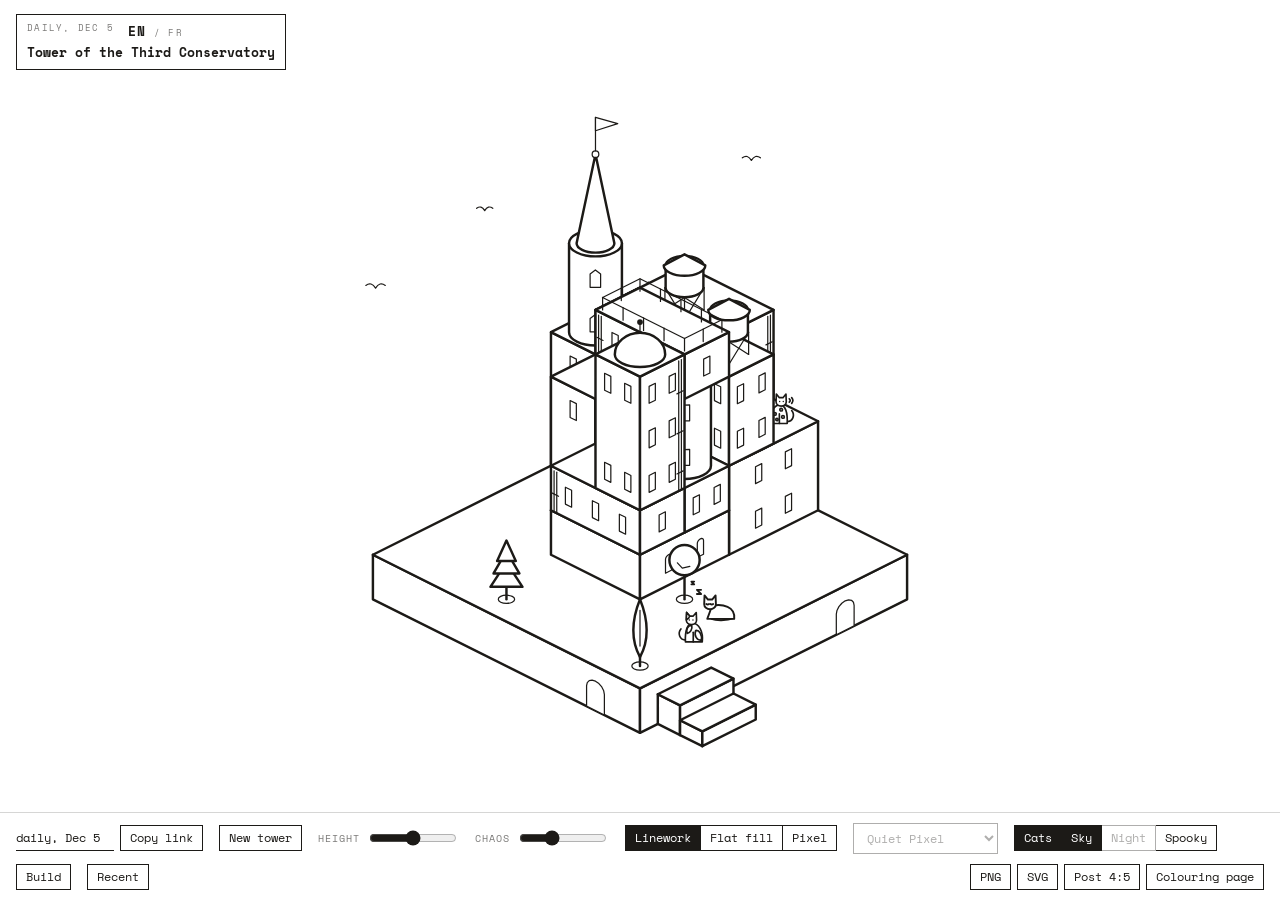
<file: iso-line-towers/index.html>
<!doctype html><html><head><meta charset=utf8><meta name=viewport content="width=device-width,initial-scale=1,viewport-fit=cover"><style>:root{color-scheme:light;box-sizing:border-box;padding-top:env(safe-area-inset-top,0px);padding-bottom:env(safe-area-inset-bottom,0px)}html{scroll-padding-top:env(safe-area-inset-top,0px)}body{margin:0;padding:0;font:14px -apple-system,BlinkMacSystemFont,sans-serif;background:#fff;color:#000}img{max-width:100%}[hidden]:not([hidden=until-found i]){display:none!important}</style></head><body>
<title>Iso Line Towers</title>
<meta name="claude:viewport-fit-sides" content="cover">
<link rel="preconnect" href="https://fonts.googleapis.com">
<link rel="preconnect" href="https://fonts.gstatic.com" crossorigin>
<link rel="stylesheet" href="https://fonts.googleapis.com/css2?family=Space+Mono:wght@400;700&display=swap">
<style>
/* Layout: one full-bleed drawing sheet, a name plate pinned top-left, one quiet control bar along the bottom. */
:root{
  --paper:#ffffff; --ink:#1c1a17; --mute:#77726a; --rule:rgba(28,26,23,.16);
  --mono:"Space Mono",ui-monospace,"SFMono-Regular",Menlo,Consolas,monospace;
  color-scheme:light;
}
html,body{height:100%}
body{background:var(--paper);color:var(--ink);font-family:var(--mono);font-size:12px;display:flex;flex-direction:column;overflow:hidden;transition:background .25s}
#stage{flex:1;min-height:0;display:flex;padding-block:64px 12px;padding-left:max(16px,env(safe-area-inset-left,0px));padding-right:max(16px,env(safe-area-inset-right,0px))}
#art{flex:1;min-width:0;min-height:0}
#art svg{width:100%;height:100%;display:block}
.plate,.plate:hover{color:var(--ink);background:var(--paper);text-align:left;cursor:pointer;font:inherit}
.plate small{display:flex;justify-content:space-between;gap:14px}
#lang b{color:var(--ink)}
.plate{position:fixed;top:calc(14px + env(safe-area-inset-top,0px));left:max(16px,env(safe-area-inset-left,0px));max-width:calc(100% - 32px);border:1px solid var(--ink);background:var(--paper);padding:6px 10px 7px;display:flex;flex-direction:column;gap:1px}
.plate small{font-size:9px;letter-spacing:.14em;text-transform:uppercase;color:var(--mute)}
.plate b{font-weight:700;font-size:13px;text-wrap:balance}
.bar{display:flex;flex-wrap:wrap;align-items:center;gap:10px 16px;border-top:1px solid var(--rule);background:var(--paper);padding-block:10px;padding-left:max(16px,env(safe-area-inset-left,0px));padding-right:max(16px,env(safe-area-inset-right,0px))}
.grp{display:inline-flex;align-items:center;gap:6px}
button,select,input{font:inherit;color:var(--ink)}
button,select{background:var(--paper);border:1px solid var(--ink);border-radius:0;padding:5px 9px;cursor:pointer;line-height:1.2}
button:hover,button[aria-pressed="true"]{background:var(--ink);color:var(--paper)}
select:disabled,button:disabled{opacity:.35;cursor:default}
button:disabled:hover{background:var(--paper);color:var(--ink)}
.pix{width:100%;height:100%;display:block;object-fit:contain;image-rendering:pixelated}
#art .wf{stroke-dasharray:5 6;animation:flow 1.1s linear infinite}
@keyframes flow{to{stroke-dashoffset:-22}}
#art .fl{transform-box:fill-box;transform-origin:0 50%;animation:wave 1.4s ease-in-out infinite alternate}
@keyframes wave{to{transform:scaleX(.8) skewY(5deg)}}
#art .cat{cursor:pointer}
#art .hop{animation:hop 2.8s ease-in-out infinite}
@keyframes hop{0%,68%,100%{transform:none}78%{transform:translateY(-.24px)}88%{transform:translateY(0)}}
#art .zz{animation:zz 2.4s ease-in-out infinite}
@keyframes zz{50%{opacity:.2}}
#bubble{position:fixed;z-index:5;transform:translate(-50%,-100%);background:var(--paper);color:var(--ink);border:1px solid var(--ink);padding:6px 10px 7px;max-width:220px;pointer-events:none}
#bubble b{display:block;font-size:12px}#bubble span{font-size:10px;color:var(--mute)}
#bubble::after{content:"";position:absolute;left:50%;bottom:-6px;width:10px;height:10px;background:var(--paper);border-right:1px solid var(--ink);border-bottom:1px solid var(--ink);transform:translateX(-50%) rotate(45deg)}
.strip{display:flex;gap:8px;overflow-x:auto;border-top:1px solid var(--rule);background:var(--paper);padding-block:10px;padding-left:max(16px,env(safe-area-inset-left,0px));padding-right:max(16px,env(safe-area-inset-right,0px))}
.strip button{flex:0 0 auto;width:92px;padding:4px 4px 5px;display:flex;flex-direction:column;align-items:center;gap:3px;font-size:10px;border-color:var(--rule)}
.strip button:hover,.strip button.cur{background:var(--paper);color:var(--ink);border-color:var(--ink)}
.strip svg{width:82px;height:82px;display:block}
.seg{display:inline-flex}.seg button+button{border-left:0}
#seed{width:14ch;border:0;border-bottom:1px solid var(--ink);background:transparent;padding:4px 0;border-radius:0}
label{display:inline-flex;align-items:center;gap:7px;font-size:10px;letter-spacing:.1em;text-transform:uppercase;color:var(--mute)}
input[type=range]{accent-color:var(--ink);width:88px}
:focus-visible{outline:2px solid var(--ink);outline-offset:2px}
.push{margin-left:auto}
#art.build .e{animation:drop .5s cubic-bezier(.2,.9,.25,1) both;animation-delay:calc(var(--i)*55ms)}
@keyframes drop{from{opacity:0;transform:translateY(-26px)}}
#toast{position:fixed;left:50%;bottom:calc(96px + env(safe-area-inset-bottom,0px));transform:translateX(-50%);background:var(--ink);color:var(--paper);padding:6px 12px;font-size:11px;opacity:0;pointer-events:none;transition:opacity .2s}
#toast.on{opacity:1}
@media (max-width:560px){.push{margin-left:0}input[type=range]{width:72px}.bar{gap:8px 12px}}
@media (prefers-reduced-motion:reduce){*{transition:none!important;animation:none!important}}
</style>

<main id="stage"><div id="art" aria-label="Isometric tower drawing" role="img"></div></main>
<button class="plate" id="plate" title="Switch name language"><small><span id="plateSeed">tower</span><span id="lang"></span></small><b id="tname"></b></button>
<div id="toast" role="status"></div>
<div id="bubble" role="status" hidden></div>
<div id="recent" class="strip" hidden aria-label="Recent towers"></div>
<nav class="bar" aria-label="Controls">
  <div class="grp"><input id="seed" aria-label="Seed" spellcheck="false" autocomplete="off"><button id="copy">Copy link</button></div>
  <button id="new">New tower</button>
  <label for="height">Height <input type="range" id="height" min="0" max="1" step="0.05" value="0.5"></label>
  <label for="chaos">Chaos <input type="range" id="chaos" min="0" max="1" step="0.05" value="0.35"></label>
  <div class="seg" role="group" aria-label="Mode"><button id="mLine" aria-pressed="true">Linework</button><button id="mFill" aria-pressed="false">Flat fill</button><button id="mPix" aria-pressed="false">Pixel</button></div>
  <select id="pal" aria-label="Palette" disabled></select>
  <div class="seg" role="group" aria-label="Scene"><button id="cats" aria-pressed="true">Cats</button><button id="sky" aria-pressed="true">Sky</button><button id="night" aria-pressed="false" disabled>Night</button><button id="spooky" aria-pressed="false">Spooky</button></div>
  <button id="replay">Build</button>
  <button id="recentBtn" aria-pressed="false" aria-controls="recent">Recent</button>
  <div class="grp push"><button id="png">PNG</button><button id="svgx">SVG</button><button id="post">Post 4:5</button><button id="page">Colouring page</button></div>
</nav>

<script>
/* ---------- seeded randomness: mulberry32, one named stream per subsystem ---------- */
function xmur3(s){let h=1779033703^s.length;for(let i=0;i<s.length;i++){h=Math.imul(h^s.charCodeAt(i),3432918353);h=h<<13|h>>>19}h=Math.imul(h^h>>>16,2246822507);h=Math.imul(h^h>>>13,3266489909);return (h^=h>>>16)>>>0}
function mulberry32(a){return function(){a|=0;a=a+0x6D2B79F5|0;let t=Math.imul(a^a>>>15,1|a);t=t+Math.imul(t^t>>>7,61|t)^t;return((t^t>>>14)>>>0)/4294967296}}
function stream(seed,name){const r=mulberry32(xmur3(seed+'/'+name));return{f:r,int:n=>Math.floor(r()*n),range:(a,b)=>a+r()*(b-a),pick:a=>a[Math.floor(r()*a.length)],chance:p=>r()<p}}

/* ---------- names ---------- */
// [English, French masculine, French feminine]; nouns carry their French gender
const ADJ=[['Sunken','englouti','engloutie'],['Hollow','creux','creuse'],['Silent','silencieux','silencieuse'],['Gilded','doré','dorée'],['Drowned','noyé','noyée'],['Leaning','penché','penchée'],['Winding','sinueux','sinueuse'],['Pale','pâle','pâle'],['Lantern','aux lanternes','aux lanternes'],['Forgotten','oublié','oubliée'],['Crooked','tordu','tordue'],['Salt','de sel','de sel'],['Upper','supérieur','supérieure'],['Ashen','cendré','cendrée'],['Quiet','paisible','paisible'],['Patient','patient','patiente']];
const NOUN=[['Belfry','Beffroi','m'],['Archive','Archive','f'],['Cistern','Citerne','f'],['Observatory','Observatoire','m'],['Granary','Grenier','m'],['Lighthouse','Phare','m'],['Aqueduct','Aqueduc','m'],['Library','Bibliothèque','f'],['Reliquary','Reliquaire','m'],['Mill','Moulin','m'],['Bastion','Bastion','m'],['Stair','Escalier','m'],['Orrery','Planétaire','m'],['Rookery','Corbeautière','f'],['Conservatory','Conservatoire','m']];
const ORD=[['Ninth','Neuvième','Neuvième'],['Seventh','Septième','Septième'],['Last','Dernier','Dernière'],['First','Premier','Première'],['Eleventh','Onzième','Onzième'],['Third','Troisième','Troisième'],['Twelfth','Douzième','Douzième'],['Fourth','Quatrième','Quatrième']];
const SYL=['ve','lo','ra','mir','tha','sel','or','qua','zen','li','dor','an','is','eth','ka','mu','vel','ne','os','ty'];
function towerName(seed){
  const N=stream(seed,'name');
  let pl='';const k=2+N.int(2);for(let i=0;i<k;i++)pl+=N.pick(SYL);pl=pl[0].toUpperCase()+pl.slice(1);
  const a=N.pick(ADJ),n=N.pick(NOUN),o=N.pick(ORD),p=N.int(5);
  const V=/^[aeiouéèêh]/i,g=n[2]==='f'?2:1,art=w=>V.test(w)?"L'":g===2?'La ':'Le ',de=w=>V.test(w)?"d'":'de ';
  const en=[`The ${a[0]} ${n[0]}`,`The ${n[0]} of ${pl}`,`Tower of the ${o[0]} ${n[0]}`,`The ${a[0]} Stair of ${pl}`,`${pl} ${n[0]}`][p];
  const fr=[`${art(n[1])}${n[1]} ${a[g]}`,`${art(n[1])}${n[1]} ${de(pl)}${pl}`,`La Tour ${g===2?'de la':'du'} ${o[g]} ${n[1]}`,`L'Escalier ${a[1]} ${de(pl)}${pl}`,`${art(n[1])}${n[1]} ${pl}`][p];
  return{en,fr};
}

/* ---------- the grammar ---------- */
const FOOT=[[1,1],[2,1],[1,2],[2,2]];
function generate(seed,height,chaos,opt){
  const M=stream(seed,'mass'),T=stream(seed,'tops'),D=stream(seed,'detail'),W=stream(seed,'water');
  const P=5+M.int(2),OFF=3,G=P+2*OFF;
  const Hm=new Array(G*G).fill(0);
  const hAt=(x,y)=>(x<-OFF||y<-OFF||x>=P+OFF||y>=P+OFF)?99:Hm[(x+OFF)*G+(y+OFF)];
  const hSet=(x,y,v)=>{Hm[(x+OFF)*G+(y+OFF)]=v};
  const on=(x,y)=>x>=0&&y>=0&&x<P&&y<P;
  const ents=[];
  const plinth={kind:'plinth',x0:0,y0:0,z0:0,x1:P,y1:P,z1:1,ci:-1,det:[]};ents.push(plinth);
  for(let x=0;x<P;x++)for(let y=0;y<P;y++)hSet(x,y,1);
  const ns=1+M.int(2);
  for(let s=0;s<ns;s++)ents.push({kind:'step',x0:P+s*.5,x1:P+(s+1)*.5,y0:P-1.6,y1:P-.4,z0:0,z1:(ns-s)/(ns+1),ci:-1,det:[]});

  const lo=9+Math.round(height*4),n=Math.min(16,lo+M.int(4));
  const maxZ=4+Math.round(height*4);
  const blocks=[];
  for(let i=0;i<n;i++){
    const cyl=M.chance(.17);
    const [w,d]=cyl?[1,1]:(i<n/3?M.pick([[2,2],[2,2],[2,1],[1,2]]):M.pick(FOOT));
    const h=1+M.int(3);
    const off=chaos>.3;
    let best=null,bs=-1e9;
    for(let x0=off?-1:0;x0<=(off?P+1-w:P-w);x0++)for(let y0=off?-1:0;y0<=(off?P+1-d:P-d);y0++){
      let top=0,mn=99,offc=0;
      for(let x=x0;x<x0+w;x++)for(let y=y0;y<y0+d;y++){const v=hAt(x,y);top=Math.max(top,v);mn=Math.min(mn,v);if(!on(x,y))offc++}
      const jit=M.f();
      if(top===0||top>=99)continue;
      if(offc&&top<2)continue;
      const cx=x0+w/2,cy=y0+d/2,dist=Math.hypot(cx-P/2,cy-P/2);
      let s=.9*top-dist*(.35+.22*top)-(cx+cy-P)*.15*top+jit*1.8;
      if(mn<top)s-=(1-chaos)*7+.5;
      s-=offc*(1-chaos)*9;
      if(top+h>maxZ)s-=20;
      if(s>bs){bs=s;best={x0,y0,top,over:mn<top}}
    }
    if(!best)continue;
    let z0=best.top;
    if(chaos>.5&&z0>=2&&M.chance(chaos*.22))z0+=1;
    const b={kind:cyl?'cyl':'box',x0:best.x0,y0:best.y0,x1:best.x0+w,y1:best.y0+d,z0,z1:z0+h,ci:M.int(5),det:[]};
    if(cyl){b.cx=b.x0+.5;b.cy=b.y0+.5;b.r=.42}
    for(let x=b.x0;x<b.x1;x++)for(let y=b.y0;y<b.y1;y++)hSet(x,y,b.z1);
    blocks.push(b);ents.push(b);
  }
  // topmost blocks get one top each
  for(const b of blocks){
    let tm=true;for(let x=b.x0;x<b.x1;x++)for(let y=b.y0;y<b.y1;y++)if(hAt(x,y)!==b.z1)tm=false;
    if(!tm)continue;
    const w=b.x1-b.x0,d=b.y1-b.y0;
    const t=b.kind==='cyl'?T.pick(['dome','cone','tank','cone','spire']):w===1&&d===1?T.pick(['spire','cone','dome','rail','tank']):w===2&&d===2?T.pick(['rail','dome','tank','rail','cone']):T.pick(['rail','gable','gable','tank']);
    const r=b.kind==='cyl'?b.r:Math.min(w,d)/2*.8;
    b.top={t,r,h:{rail:.3,dome:r*1.22+.3,cone:1,spire:2.2,tank:1.25,gable:.6}[t]};
  }
  // flag on the highest top (by screen height)
  let fl=null,fy=1e9;for(const b of blocks)if(b.top){const y=(b.x0+b.x1+b.y0+b.y1)/4/2-(b.z1+b.top.h);if(y<fy){fy=y;fl=b}}
  if(fl)fl.top.flag=true;
  // bridges between stacks at a shared level
  const covered=new Set();
  const nb=Math.min(4,Math.floor(chaos*3+M.f()*.9));
  if(nb>0){
    const cands=[],used=new Set();
    const boxes=blocks.filter(b=>b.kind==='box');
    for(const A of boxes)for(const B of boxes){
      if(A===B)continue;
      for(const ax of [0,1]){
        const gap=ax?B.y0-A.y1:B.x0-A.x1;if(gap<1||gap>3)continue;
        const r0=Math.max(ax?A.x0:A.y0,ax?B.x0:B.y0),r1=Math.min(ax?A.x1:A.y1,ax?B.x1:B.y1);
        for(let r=r0;r<r1;r++)for(let L=Math.max(A.z0,B.z0)+1;L<=Math.min(A.z1,B.z1);L++){
          let ok=true;for(let g=0;g<gap;g++){const c=ax?[r,A.y1+g]:[A.x1+g,r];if(hAt(c[0],c[1])>L-1)ok=false}
          if(ok)cands.push({A,B,ax,r,L,gap});
        }
      }
    }
    for(let k=0;k<nb&&cands.length;k++){
      const c=cands.splice(M.int(cands.length),1)[0];
      const key=c.ax+':'+c.r+':'+(c.ax?c.A.y1:c.A.x1);if(used.has(key)){k--;continue}used.add(key);
      const br=c.ax?{x0:c.r+.25,x1:c.r+.75,y0:c.A.y1,y1:c.B.y0}:{x0:c.A.x1,x1:c.B.x0,y0:c.r+.25,y1:c.r+.75};
      Object.assign(br,{kind:'bridge',ax:c.ax,z0:c.L-.22,z1:c.L,ci:c.A.ci,det:[]});
      ents.push(br);
      for(let x=Math.floor(br.x0);x<Math.ceil(br.x1);x++)for(let y=Math.floor(br.y0);y<Math.ceil(br.y1);y++)covered.add(x+','+y);
    }
  }
  // waterfalls: down a face to an exposed roof at the block's base
  const nw=Math.min(3,W.int(1+Math.round(chaos*3))+(chaos>.6?1:0));
  const wc=[];
  for(const b of blocks){
    if(b.kind!=='box'||b.z0<1)continue;
    for(let y=b.y0;y<b.y1;y++)if(on(b.x1,y)&&hAt(b.x1,y)===b.z0)wc.push({b,f:'r',u:y-b.y0+.5});
    for(let x=b.x0;x<b.x1;x++)if(on(x,b.y1)&&hAt(x,b.y1)===b.z0)wc.push({b,f:'l',u:x-b.x0+.5});
  }
  for(let k=0;k<nw&&wc.length;k++){
    const c=wc.splice(W.int(wc.length),1)[0];if(c.b.fall){k--;continue}
    c.b.fall={f:c.f,u:c.u,ph:W.range(0,6.28),rip:2+W.int(2)};
  }
  // open roofs: where trees grow and cats sit
  for(const b of blocks)if(b.fall){const u=Math.floor(b.fall.u);covered.add(b.fall.f==='r'?b.x1+','+(b.y0+u):(b.x0+u)+','+b.y1)}
  const owners=[plinth,...blocks.filter(b=>b.kind==='box')],surf=[];
  for(let x=-1;x<=P;x++)for(let y=-1;y<=P;y++){const h=hAt(x,y);if(h<1||h>=99||covered.has(x+','+y))continue;
    const o=owners.find(e=>x>=e.x0&&x<e.x1&&y>=e.y0&&y<e.y1&&e.z1===h);if(o&&!(o.top&&o.top.t!=='rail'))surf.push({x,y,z:h})}
  const Gd=stream(seed,'garden'),K=stream(seed,'cats');
  const nt=Gd.int(4);
  for(let i=0;i<nt&&surf.length;i++){const c=surf.splice(Gd.int(surf.length),1)[0],tt=Gd.pick(['round','cypress','round','pine']);
    ents.push({kind:'tree',tt,x0:c.x+.22,x1:c.x+.78,y0:c.y+.22,y1:c.y+.78,z0:c.z,z1:c.z+(tt==='cypress'?1.5:1.3),ci:-1,det:[]})}
  const low=surf.filter(c=>c.z<=2),up=surf.filter(c=>c.z>=3);
  for(let i=0;i<4;i++){ // two cats downstairs, two upstairs
    let pool=i<2?low:up;if(!pool.length)pool=i<2?up:low;if(!pool.length)break;
    const c=pool.splice(K.int(pool.length),1)[0],cx=c.x+.32+K.f()*.36,cy=c.y+.32+K.f()*.36;
    ents.push({kind:'cat',cat:i,dir:K.chance(.5)?1:-1,x0:cx-.16,x1:cx+.16,y0:cy-.16,y1:cy+.16,z0:c.z,z1:c.z+.7,ci:-1,det:[]});
  }
  // details
  for(const f of ['l','r']){const k=1+D.int(2);for(let i=0;i<k;i++){const lim=f==='r'?P-2.2:P-.6;plinth.det.push({t:'door',f,u:.6+D.f()*(lim-.6),a:.2,h:.66})}}
  for(const b of blocks){
    const h=b.z1-b.z0,arch=D.chance(.5);
    if(b.kind==='cyl'){
      const wide=D.chance(.5);
      for(let s=0;s<h;s++)if(D.chance(.78))for(const th of wide?[.35,.79,1.23]:[.79])b.det.push({t:'cw',th,v0:s+.3,v1:s+.66,arch});
      continue;
    }
    const sp=D.range(.42,.72);
    for(const f of ['l','r']){
      const L=f==='r'?b.y1-b.y0:b.x1-b.x0;
      let stair=false;
      if(h>=2&&L>=2&&D.chance(.2+chaos*.3)){stair=true;b.det.push(makeStair(D,f,L,h,chaos))}
      const lad=D.chance(.14),pipe=D.chance(.2),side=D.chance(.5);
      if(lad)b.det.push({t:'ladder',f,u:side?.1:L-.1});
      if(pipe)b.det.push({t:'pipe',f,u:side?L-.1:.1});
      if(stair)continue;
      const cnt=Math.max(1,Math.floor(L/sp)),o=(L-cnt*sp)/2+sp/2;
      for(let s=0;s<h;s++){
        if(!D.chance(.82))continue;
        for(let k=0;k<cnt;k++){const u=o+k*sp;if(b.fall&&b.fall.f===f&&Math.abs(u-b.fall.u)<.32)continue;b.det.push({t:'w',f,u,v0:s+.3,v1:s+.68,arch})}
      }
    }
  }
  if(opt&&opt.spooky){const Sp=stream(seed,'spooky'),pool=low.concat(up),np=2+Sp.int(2); // Hallowe'en pumpkins on the leftover open roofs
    for(let i=0;i<np&&pool.length;i++){const c=pool.splice(Sp.int(pool.length),1)[0],cx=c.x+.3+Sp.f()*.4,cy=c.y+.3+Sp.f()*.4,sz=.8+Sp.f()*.4;
      ents.push({kind:'pumpkin',sz,x0:cx-.17*sz,x1:cx+.17*sz,y0:cy-.17*sz,y1:cy+.17*sz,z0:c.z,z1:c.z+.35*sz,ci:-1,det:[]})}}
  const Lg=stream(seed,'lights'); // which windows glow at night
  for(const e of ents)for(const d of e.det)if(d.t==='w'||d.t==='cw'||d.t==='door')d.lit=Lg.chance(.42);
  return {seed,P,ents,order:paintOrder(ents)};
}
function makeStair(D,f,L,h,chaos){
  const pts=[],rails=[];let u=.15,v=0,dir=1;const run=L-.3;
  pts.push([u,v]);
  for(let s=0;s<h-1;s++){
    const n=4+Math.round(L*2),rs=[],us=[];
    for(let i=0;i<n;i++){rs.push(1+(D.f()-.5)*chaos*1.4);us.push(1+(D.f()-.5)*chaos*1.4)}
    const sr=rs.reduce((a,b)=>a+b),su=us.reduce((a,b)=>a+b);
    const st=[u,v];
    for(let i=0;i<n;i++){v+=rs[i]/sr;pts.push([u,v]);u+=dir*run*us[i]/su;pts.push([u,v])}
    rails.push([[st[0],st[1]+.36],[u,v+.36]]);
    dir=-dir;
  }
  return {t:'stair',f,pts,rails};
}

/* ---------- painter's order: (gx+gy), then gz, corrected wherever two blocks are separable on an axis ---------- */
function proj(x,y,z){return[(x-y),(x+y)/2-z]}
function sbox(e){let a=1e9,b=1e9,c=-1e9,d=-1e9;const zt=e.z1+(e.top?e.top.h+.8:0);
  for(const x of[e.x0,e.x1])for(const y of[e.y0,e.y1])for(const z of[e.z0,zt]){const p=proj(x,y,z);a=Math.min(a,p[0]);b=Math.min(b,p[1]);c=Math.max(c,p[0]);d=Math.max(d,p[1])}
  if(e.fall){c+=.5;d+=.5}return[a,b,c,d]}
function behind(a,b){const e=1e-6;
  if(a.x1<=b.x0+e)return 1;if(b.x1<=a.x0+e)return -1;
  if(a.y1<=b.y0+e)return 1;if(b.y1<=a.y0+e)return -1;
  if(a.z1<=b.z0+e)return 1;if(b.z1<=a.z0+e)return -1;return 0}
function paintOrder(ents){
  const n=ents.length,bb=ents.map(sbox),adj=ents.map(()=>[]),ind=new Array(n).fill(0);
  for(let i=0;i<n;i++)for(let j=i+1;j<n;j++){
    const A=bb[i],B=bb[j];if(A[2]<=B[0]||B[2]<=A[0]||A[3]<=B[1]||B[3]<=A[1])continue;
    const r=behind(ents[i],ents[j]);if(r===1){adj[i].push(j);ind[j]++}else if(r===-1){adj[j].push(i);ind[i]++}
  }
  const cmp=(i,j)=>(ents[i].x0+ents[i].y0)-(ents[j].x0+ents[j].y0)||ents[i].z0-ents[j].z0||i-j;
  const done=new Array(n).fill(false),out=[];
  for(let k=0;k<n;k++){
    let best=-1;for(let i=0;i<n;i++)if(!done[i]&&ind[i]===0&&(best<0||cmp(i,best)<0))best=i;
    if(best<0)for(let i=0;i<n;i++)if(!done[i]&&(best<0||cmp(i,best)<0))best=i;
    done[best]=true;out.push(ents[best]);for(const j of adj[best])ind[j]--;
  }
  return out;
}

/* ---------- palettes ---------- */
const PAL={
  'Quiet Pixel':{paper:'#f6f3fa',st:'#b7aed0',win:'#4e4176',flag:'#e9a7c4',c:['#c9b8e8','#a996d6','#e2d6f3','#8f7cc4','#d6c6ec']},
  'Violet Storm':{paper:'#ece8f3',st:'#5a4e78',win:'#ffe29a',flag:'#ffe29a',c:['#6b4fa3','#8a6cc7','#4b3a7a','#b49ae0','#7d5fb8']},
  'Atelier Noir':{paper:'#eeebe6',st:'#5d5852',win:'#e8c46a',flag:'#c8423a',c:['#3a3632','#57524c','#78716a','#9a928a','#46413c']},
  'itsrito Greens':{paper:'#f0f5ec',st:'#9db08f',win:'#1f3d2a',flag:'#e3c25a',c:['#7fae7a','#4f8a5b','#a9cf9a','#2f6a45','#c3dcae']},
  'Dusk Clay':{paper:'#f7efe7',st:'#b9a294',win:'#3e2a2a',flag:'#5c7fa3',c:['#c98b6b','#a8644d','#e0b293','#7a4a3d','#d9a48a']},
  'Laurentian Fall':{paper:'#f8f1e6',st:'#a89884',win:'#2b2320',flag:'#2f5d50',leaf:'#c4562a',c:['#d9622b','#e8a23a','#b8432e','#f2c76e','#8c3b2a']},
  'Blueprint':{paper:'#1f3f73',ink:'#e9f0fb',st:'#24477f',win:'#163059',flag:'#e9f0fb',leaf:'#2a5390',c:['#2a4f8c','#2d5596','#274a85','#305a9e','#2b528f']}
};
const CATC=['#f4ece2','#fdfcf9','#d9b67c','#c98a45'];
function mix(a,b,t){const p=s=>[1,3,5].map(i=>parseInt(s.slice(i,i+2),16));const A=p(a),B=p(b);return'#'+A.map((v,i)=>Math.round(v+(B[i]-v)*t).toString(16).padStart(2,'0')).join('')}

/* ---------- SVG drawing ---------- */
const U=40,R2=Math.SQRT2,INK='var(--ink,#1c1a17)';
let C;
const r2=v=>String(Math.round(v*100)/100);
function bnd(x,y){if(x<C.x0)C.x0=x;if(x>C.x1)C.x1=x;if(y<C.y0)C.y0=y;if(y>C.y1)C.y1=y}
function P(x,y,z){const p=[(x-y)*U,(x+y)*U/2-z*U];bnd(p[0],p[1]);return p}
const pp=a=>a.map(p=>r2(p[0])+' '+r2(p[1])).join(' L');
function poly(a,fill,cls){C.o.push(`<path d="M${pp(a)}Z" fill="${fill}"${cls?` class="${cls}"`:''}/>`)}
function line(a,cls){C.o.push(`<path d="M${pp(a)}" fill="none" class="${cls||'d'}"/>`)}
function ell(c,rx,ry,fill,cls){bnd(c[0]-rx,c[1]-ry);bnd(c[0]+rx,c[1]+ry);C.o.push(`<ellipse cx="${r2(c[0])}" cy="${r2(c[1])}" rx="${r2(rx)}" ry="${r2(ry)}" fill="${fill}" class="${cls}"/>`)}
function fp(e,f,u,v){return f==='r'?P(e.x1,e.y0+u,e.z0+v):P(e.x0+u,e.y1,e.z0+v)}

function drawBox(e,F){
  const{x0,y0,z0,x1,y1,z1}=e;
  poly([P(x0,y1,z1),P(x1,y1,z1),P(x1,y1,z0),P(x0,y1,z0)],F.left,'s');
  poly([P(x1,y0,z1),P(x1,y1,z1),P(x1,y1,z0),P(x1,y0,z0)],F.right,'s');
  poly([P(x0,y0,z1),P(x1,y0,z1),P(x1,y1,z1),P(x0,y1,z1)],F.top,'s');
}
function cylBody(cx,cy,z0,z1,r,F){
  const b=P(cx,cy,z0),t=P(cx,cy,z1),rx=r*R2*U,ry=rx/2;bnd(b[0]-rx,b[1]+ry);bnd(t[0]+rx,t[1]-ry);
  const L=r2(b[0]-rx),R=r2(b[0]+rx),M=r2(b[0]),bt=r2(b[1]),tt=r2(t[1]),a=`${r2(rx)} ${r2(ry)} 0 0 0`;
  const body=`M${L} ${tt} L${L} ${bt} A${a} ${R} ${bt} L${R} ${tt}Z`;
  C.o.push(`<path d="${body}" fill="${F.left}"/>`);
  C.o.push(`<path d="M${M} ${tt} L${M} ${r2(b[1]+ry)} A${a} ${R} ${bt} L${R} ${tt}Z" fill="${F.right}"/>`);
  C.o.push(`<path d="${body}" fill="none" class="s"/>`);
  ell(t,rx,ry,F.top,'s');
}
function archPts(e,f,u,a,v0,h){const pts=[fp(e,f,u-a,v0)],vs=v0+h-a;for(let k=0;k<=8;k++){const th=Math.PI-k*Math.PI/8;pts.push(fp(e,f,u+a*Math.cos(th),vs+a*Math.sin(th)))}pts.push(fp(e,f,u+a,v0));return pts}
function cylPt(e,th,v){return P(e.cx+e.r*Math.cos(th),e.cy+e.r*Math.sin(th),e.z0+v)}

function drawDetail(e,d,F0){
  const h=e.z1-e.z0,F=d.lit&&F0.lit?Object.assign({},F0,{win:F0.lit}):F0;
  switch(d.t){
    case'w':{const a=.07;if(d.arch)poly(archPts(e,d.f,d.u,a,d.v0,d.v1-d.v0),F.win,'d');
      else poly([fp(e,d.f,d.u-a,d.v0),fp(e,d.f,d.u+a,d.v0),fp(e,d.f,d.u+a,d.v1),fp(e,d.f,d.u-a,d.v1)],F.win,'d');break}
    case'cw':{const g=.2,m=d.arch?.06:0;poly([cylPt(e,d.th-g,d.v0),cylPt(e,d.th+g,d.v0),cylPt(e,d.th+g,d.v1-m),cylPt(e,d.th,d.v1+m*.6),cylPt(e,d.th-g,d.v1-m)],F.win,'d');break}
    case'door':poly(archPts(e,d.f,d.u,d.a,0,d.h),F.win,'d');break;
    case'ladder':{const a=.05;line([fp(e,d.f,d.u-a,0),fp(e,d.f,d.u-a,h+.25)]);line([fp(e,d.f,d.u+a,0),fp(e,d.f,d.u+a,h+.25)]);
      for(let v=.15;v<h+.2;v+=.2)line([fp(e,d.f,d.u-a,v),fp(e,d.f,d.u+a,v)]);break}
    case'pipe':{const a=.03;line([fp(e,d.f,d.u-a,h-.08),fp(e,d.f,d.u-a,0)]);line([fp(e,d.f,d.u+a,h-.08),fp(e,d.f,d.u+a,0)]);
      for(let v=.4;v<h;v+=.9)line([fp(e,d.f,d.u-.07,v),fp(e,d.f,d.u+.07,v)]);break}
    case'stair':line(d.pts.map(p=>fp(e,d.f,p[0],p[1])));for(const r of d.rails){line(r.map(p=>fp(e,d.f,p[0],p[1])));
      line([fp(e,d.f,r[0][0],r[0][1]-.36),fp(e,d.f,r[0][0],r[0][1])]);line([fp(e,d.f,r[1][0],r[1][1]-.36),fp(e,d.f,r[1][0],r[1][1])])}break;
  }
}
function drawFall(e,w){
  const h=e.z1-e.z0;
  for(const s of[-.09,.09]){const pts=[];for(let k=0;k<=h*10;k++){const v=h-k/10;pts.push(fp(e,w.f,w.u+s+.035*Math.sin(v*9+w.ph+s*30),Math.max(0,v)))}line(pts,'d wf')}
  const c=w.f==='r'?P(e.x1+.36,e.y0+w.u,e.z0):P(e.x0+w.u,e.y1+.36,e.z0);
  for(let k=0;k<w.rip;k++){const rx=(.12+.11*k)*R2*U;ell(c,rx,rx/2,'none','d')}
}
function drawTop(e,F){
  const t=e.top,cx=(e.x0+e.x1)/2,cy=(e.y0+e.y1)/2,z=e.z1,r=t.r,c=P(cx,cy,z),rx=r*R2*U,ry=rx/2;
  let apex;
  const cone=(cc,rrx,hh,fill)=>{const rr=rrx/2;bnd(cc[0],cc[1]-hh);bnd(cc[0]-rrx,cc[1]+rr);
    C.o.push(`<path d="M${r2(cc[0]-rrx)} ${r2(cc[1])} L${r2(cc[0])} ${r2(cc[1]-hh)} L${r2(cc[0]+rrx)} ${r2(cc[1])} A${r2(rrx)} ${r2(rr)} 0 0 1 ${r2(cc[0]-rrx)} ${r2(cc[1])}Z" fill="${fill}" class="s"/>`)};
  if(t.t==='rail'){
    const i=.08,hh=.28,xs=[e.x0+i,e.x1-i],ys=[e.y0+i,e.y1-i],ring=[[xs[0],ys[0]],[xs[1],ys[0]],[xs[1],ys[1]],[xs[0],ys[1]]];
    for(let k=0;k<4;k++){const a=ring[k],b=ring[(k+1)%4],n=Math.max(1,Math.round(Math.hypot(b[0]-a[0],b[1]-a[1])/.5));
      for(let j=0;j<n;j++){const x=a[0]+(b[0]-a[0])*j/n,y=a[1]+(b[1]-a[1])*j/n;line([P(x,y,z),P(x,y,z+hh)])}}
    line(ring.concat([ring[0]]).map(p=>P(p[0],p[1],z+hh)));
    apex=c;
  }else if(t.t==='dome'){
    const ch=r*1.22*U;bnd(c[0],c[1]-ch);bnd(c[0]-rx,c[1]+ry);
    C.o.push(`<path d="M${r2(c[0]-rx)} ${r2(c[1])} A${r2(rx)} ${r2(ch)} 0 0 1 ${r2(c[0]+rx)} ${r2(c[1])} A${r2(rx)} ${r2(ry)} 0 0 1 ${r2(c[0]-rx)} ${r2(c[1])}Z" fill="${F.top}" class="s"/>`);
    const st=[c[0],c[1]-ch-.24*U];line([[c[0],c[1]-ch],st]);bnd(st[0],st[1]);
    C.o.push(`<circle cx="${r2(st[0])}" cy="${r2(st[1])}" r="2.6" style="fill:${INK}"/>`);apex=st;
  }else if(t.t==='cone'){cone(c,rx,1*U,F.left);apex=[c[0],c[1]-U]}
  else if(t.t==='spire'){const sr=Math.min(r,.3)*R2*U;cone(c,sr,2*U,F.left);apex=[c[0],c[1]-2*U-3];
    ell([c[0],c[1]-2*U],3,3,F.top,'d');apex=[c[0],c[1]-2*U-3]}
  else if(t.t==='gable'){
    const zr=z+.6,vent=[];
    if(e.x1-e.x0>=e.y1-e.y0){
      poly([P(e.x0,e.y0,z),P(e.x0,cy,zr),P(e.x0,e.y1,z)],F.left,'s');
      poly([P(e.x0,e.y0,z),P(e.x1,e.y0,z),P(e.x1,cy,zr),P(e.x0,cy,zr)],F.right,'s');
      poly([P(e.x0,cy,zr),P(e.x1,cy,zr),P(e.x1,e.y1,z),P(e.x0,e.y1,z)],F.top,'s');
      poly([P(e.x1,e.y0,z),P(e.x1,cy,zr),P(e.x1,e.y1,z)],F.right,'s');
      for(let k=0;k<12;k++){const a=k*Math.PI/6;vent.push(P(e.x1,cy+.08*Math.cos(a),z+.22+.08*Math.sin(a)))}
      apex=P(e.x1-.25,cy,zr);
    }else{
      poly([P(e.x0,e.y0,z),P(cx,e.y0,zr),P(e.x1,e.y0,z)],F.right,'s');
      poly([P(e.x0,e.y0,z),P(e.x0,e.y1,z),P(cx,e.y1,zr),P(cx,e.y0,zr)],F.left,'s');
      poly([P(cx,e.y0,zr),P(cx,e.y1,zr),P(e.x1,e.y1,z),P(e.x1,e.y0,z)],F.top,'s');
      poly([P(e.x0,e.y1,z),P(cx,e.y1,zr),P(e.x1,e.y1,z)],F.left,'s');
      for(let k=0;k<12;k++){const a=k*Math.PI/6;vent.push(P(cx+.08*Math.cos(a),e.y1,z+.22+.08*Math.sin(a)))}
      apex=P(cx,e.y1-.25,zr);
    }
    poly(vent,F.win,'d');
  }
  else{ // water tank on legs
    const l=.22;for(const[a,b]of[[-l,-l],[l,-l],[-l,l],[l,l]])line([P(cx+a,cy+b,z),P(cx+a,cy+b,z+.5)]);
    line([P(cx+l,cy-l,z),P(cx+l,cy+l,z+.5)]);line([P(cx+l,cy+l,z),P(cx+l,cy-l,z+.5)]);
    line([P(cx-l,cy+l,z),P(cx+l,cy+l,z+.5)]);line([P(cx+l,cy+l,z),P(cx-l,cy+l,z+.5)]);
    cylBody(cx,cy,z+.5,z+1,.3,F);const lc=P(cx,cy,z+1);cone(lc,.33*R2*U,.25*U,F.right);apex=[lc[0],lc[1]-.25*U];
  }
  if(t.flag){const x=apex[0],y=apex[1],hh=t.t==='rail'?1.1*U:.75*U;line([[x,y],[x,y-hh]]);
    poly([[x,y-hh],[x+.5*U,y-hh+.14*U],[x,y-hh+.3*U]],F.acc,'d fl');bnd(x+.5*U,y-hh)}
}
function drawBridge(e,F){
  drawBox(e,F);const hh=.28,z=e.z1;
  const sides=e.ax?[[e.x0,e.x0],[e.x1,e.x1]]:[[e.y0,e.y0],[e.y1,e.y1]];
  for(const[s]of sides){const len=e.ax?e.y1-e.y0:e.x1-e.x0,n=Math.max(2,Math.round(len/.5));const at=k=>e.ax?[s,e.y0+len*k/n]:[e.x0+len*k/n,s];
    for(let k=0;k<=n;k++){const p=at(k);line([P(p[0],p[1],z),P(p[0],p[1],z+hh)])}
    const a=at(0),b=at(n);line([P(a[0],a[1],z+hh),P(b[0],b[1],z+hh)])}
}
function drawTree(e,F){
  const cx=(e.x0+e.x1)/2,cy=(e.y0+e.y1)/2,z=e.z0,b=P(cx,cy,z),x=b[0],y=b[1];
  ell(b,.13*R2*U,.13*R2*U/2,F.top,'d');
  if(e.tt==='round'){line([b,[x,y-.55*U]],'s');const c=[x,y-.88*U],r=.34*U;ell(c,r,r,F.leaf,'s');
    line([[x-.16*U,y-.82*U],[x-.05*U,y-.7*U],[x+.12*U,y-.74*U]])}
  else if(e.tt==='cypress'){line([b,[x,y-.25*U]],'s');const t=y-1.5*U,m=y-.75*U,bt=y-.2*U;bnd(x,t);bnd(x+.24*U,m);bnd(x-.24*U,m);
    C.o.push(`<path d="M${r2(x)} ${r2(t)} Q${r2(x+.3*U)} ${r2(m)} ${r2(x)} ${r2(bt)} Q${r2(x-.3*U)} ${r2(m)} ${r2(x)} ${r2(t)}Z" fill="${F.leaf}" class="s"/>`);
    line([[x,y-1.25*U],[x,y-.45*U]])}
  else{line([b,[x,y-.28*U]],'s');for(const[w,yb,ht]of[[.36,.28,.55],[.29,.58,.5],[.21,.86,.46]])poly([[x-w*U,y-yb*U],[x,y-(yb+ht)*U],[x+w*U,y-yb*U]],F.leaf,'s')}
}
// Cali the calico princess and Neo the napper live downstairs; Ramses the leaper and Diego the talker live upstairs
function drawCat(e,fill){
  const a=P((e.x0+e.x1)/2,(e.y0+e.y1)/2,e.z0),s=e.cat===1?31:27,f=fill?CATC[e.cat]:'#ffffff',k=`fill="none" class="k"`,eye=INK;
  bnd(a[0]-20,a[1]-s-8);bnd(a[0]+24,a[1]+2);
  const head=`<path d="M-.11 -.72 L-.1 -.98 L0 -.86 L.12 -.86 L.22 -.98 L.23 -.72 A.17 .14 0 0 1 -.11 -.72Z" fill="${f}" class="k"/>`;
  const eyes=`<circle cx=".01" cy="-.73" r=".024" style="fill:${eye}"/><circle cx=".13" cy="-.73" r=".024" style="fill:${eye}"/>`;
  let body;
  if(e.cat===1){ // Neo: big, unbothered, napping loaf
    body=`<path d="M-.44 -.02 C-.2 .06 .1 .05 .22 0" ${k}/>`+
      `<path d="M-.44 0 C-.48 -.36 -.1 -.44 .2 -.38 L.34 0Z" fill="${f}" class="k"/>`+
      `<g transform="translate(.2 .3)">${head}<path d="M-.03 -.73 Q.01 -.7 .05 -.73 M.09 -.73 Q.13 -.7 .17 -.73" ${k}/></g>`+
      `<path class="k zz" fill="none" d="M.52 -.84 L.64 -.84 L.52 -.72 L.64 -.72 M.72 -1.08 L.8 -1.08 L.72 -1 L.8 -1"/>`;
  }else{
    const pc=c=>fill?c:'#ffffff';
    const marks=e.cat===0?`<path d="M-.27 -.05 C-.3 -.25 -.2 -.4 -.08 -.38 C-.02 -.2 -.12 -.06 -.27 -.05Z" fill="${pc('#d9894a')}" class="k"/><path d="M.05 -.55 C.2 -.55 .24 -.4 .2 -.28 C.1 -.3 .02 -.42 .05 -.55Z" fill="${pc('#3a3430')}" class="k"/>`
      :e.cat===2?`<g style="fill:${INK}"><circle cx="-.13" cy="-.3" r=".035"/><circle cx=".07" cy="-.44" r=".035"/><circle cx=".12" cy="-.2" r=".035"/><circle cx="-.06" cy="-.14" r=".03"/><circle cx="-.2" cy="-.45" r=".03"/></g>`
      :`<g ${k}><circle cx="-.15" cy="-.32" r=".045"/><circle cx=".06" cy="-.46" r=".045"/><circle cx=".12" cy="-.22" r=".045"/><circle cx="-.08" cy="-.13" r=".04"/></g>`;
    const capPatch=e.cat===0?`<path d="M.12 -.86 L.22 -.98 L.23 -.74 C.18 -.76 .13 -.8 .12 -.86Z" fill="${pc('#d9894a')}" class="k"/>`:'';
    const talk=e.cat===3?`<path d="M.33 -.82 Q.39 -.77 .33 -.71 M.41 -.86 Q.49 -.77 .41 -.67" ${k}/>`:'';
    body=`<path d="M.24 -.06 C.47 -.06 .52 -.3 .41 -.43" ${k}/>`+
      `<path d="M-.3 0 C-.34 -.36 -.18 -.62 .02 -.62 C.2 -.62 .28 -.36 .26 0Z" fill="${f}" class="k"/>`+marks+head+capPatch+eyes+talk+
      `<path d="M0 -.32 L0 0" ${k}/>`;
    if(e.cat===2)body=`<g class="hop">${body}</g>`;
  }
  C.o.push(`<g transform="translate(${r2(a[0])} ${r2(a[1])}) scale(${e.dir*s} ${s})" class="cat" data-cat="${e.cat}"><circle cy="-.5" r=".75" fill="transparent"/>${body}</g>`);
}
function drawPumpkin(e,fill,night){
  const a=P((e.x0+e.x1)/2,(e.y0+e.y1)/2,e.z0),s=17*e.sz,x=a[0],y=a[1];bnd(x-.7*s,y-1*s);bnd(x+.7*s,y+2);
  const o=fill?'#e07a24':'#ffffff',sd=fill?'#c4621a':'#ffffff',fc=fill?(night?'#ffd27a':'#3a1d0c'):'#ffffff';
  C.o.push(`<path d="M${r2(x-.04*s)} ${r2(y-.74*s)} L${r2(x-.02*s)} ${r2(y-.98*s)} L${r2(x+.1*s)} ${r2(y-.96*s)} L${r2(x+.06*s)} ${r2(y-.72*s)}Z" fill="${fill?'#4f6b3a':'#ffffff'}" class="d"/>`);
  ell([x-.26*s,y-.38*s],.32*s,.37*s,sd,'d');ell([x+.26*s,y-.38*s],.32*s,.37*s,sd,'d');ell([x,y-.4*s],.36*s,.4*s,o,'d');
  poly([[x-.24*s,y-.44*s],[x-.08*s,y-.44*s],[x-.16*s,y-.58*s]],fc,'d');poly([[x+.08*s,y-.44*s],[x+.24*s,y-.44*s],[x+.16*s,y-.58*s]],fc,'d');
  poly([[x-.24*s,y-.3*s],[x+.24*s,y-.3*s],[x+.13*s,y-.17*s],[x,y-.23*s],[x-.13*s,y-.17*s]],fc,'d');
}
function nightOf(p){const n='#1a2140',d=c=>mix(c,n,.5);
  return{paper:'#10162b',ink:p.ink?'#c9d6f0':'#07090f',st:d(p.st),win:'#232a45',lit:'#ffd27a',flag:mix(p.flag,n,.3),leaf:d(p.leaf||mix(p.c[1],'#3c7a4a',.55)),c:p.c.map(d)}}
function skyLayer(seed,x,y,w,h,night,spooky){
  const S=stream(seed,'sky'),o=[],top=y+14,band=h*.3;
  const bat=(a,b,s,f,st)=>o.push(`<path d="M${r2(a)} ${r2(b)} q${r2(-4*s)} ${r2(-4*s)} ${r2(-10*s)} ${r2(-2*s)} q${r2(3*s)} ${r2(2*s)} ${r2(2*s)} ${r2(5*s)} q${r2(3*s)} ${r2(-2*s)} ${r2(5*s)} 0 q${r2(2*s)} ${r2(-2*s)} ${r2(3*s)} ${r2(-1*s)} q${r2(1*s)} ${r2(-1*s)} ${r2(3*s)} ${r2(1*s)} q${r2(2*s)} ${r2(-2*s)} ${r2(5*s)} 0 q${r2(-1*s)} ${r2(-3*s)} ${r2(2*s)} ${r2(-5*s)} q${r2(-6*s)} ${r2(-2*s)} ${r2(-10*s)} ${r2(2*s)}Z" fill="${f}"${st?` stroke="${st}" stroke-width=".8"`:''}/>`);
  if(night){
    for(let i=0;i<36;i++)o.push(`<circle cx="${r2(x+S.f()*w)}" cy="${r2(top+S.f()*band*1.4)}" r="${r2(.7+S.f()*1.3)}" fill="#f3e9c9"/>`);
    for(let i=0;i<5;i++){const a=x+S.f()*w,b=top+S.f()*band,s=3+S.f()*3;
      o.push(`<path d="M${r2(a)} ${r2(b-s)} Q${r2(a)} ${r2(b)} ${r2(a+s)} ${r2(b)} Q${r2(a)} ${r2(b)} ${r2(a)} ${r2(b+s)} Q${r2(a)} ${r2(b)} ${r2(a-s)} ${r2(b)} Q${r2(a)} ${r2(b)} ${r2(a)} ${r2(b-s)}Z" fill="#f3e9c9"/>`)}
    const mx=x+w*(.12+S.f()*.14),my=top+band*.35,r=19;
    o.push(`<path d="M${r2(mx)} ${r2(my-r)} A${r} ${r} 0 1 0 ${r2(mx)} ${r2(my+r)} A${r2(r*.68)} ${r} 0 1 1 ${r2(mx)} ${r2(my-r)}Z" fill="#f3e9c9"/>`);
    if(spooky)for(let i=0;i<4;i++)bat(mx+24+S.f()*w*.35,my-10+S.f()*band*.7,.8+S.f()*.6,'#07090f','#f3e9c9');
  }else{
    const n=3+S.int(4);
    for(let i=0;i<n;i++){const a=x+w*(.08+S.f()*.84),b=top+S.f()*band,s=.8+S.f()*.7;
      if(spooky)bat(a,b,s,INK);
      else o.push(`<path d="M${r2(a-7*s)} ${r2(b-2*s)} Q${r2(a-3*s)} ${r2(b-5*s)} ${r2(a)} ${r2(b)} Q${r2(a+3*s)} ${r2(b-5*s)} ${r2(a+7*s)} ${r2(b-2*s)}" fill="none" class="d"/>`)}
  }
  return o.join('');
}
function render(m,mode,palKey,opt){
  opt=opt||{};C={o:[],x0:1e9,y0:1e9,x1:-1e9,y1:-1e9};
  const fill=mode==='fill',night=fill&&opt.night,pal=night?nightOf(PAL[palKey]):PAL[palKey],Wt='#ffffff',ink=fill&&pal.ink?pal.ink:null;
  let i=0;
  for(const e of m.order){
    if(e.kind==='cat'&&opt.cats===false)continue;
    const base=e.ci<0?pal.st:pal.c[e.ci];
    const F=fill?{top:mix(base,'#ffffff',.28),left:base,right:mix(base,'#000000',.24),win:pal.win,lit:pal.lit,acc:pal.flag,leaf:pal.leaf||mix(pal.c[1],'#3c7a4a',.55)}:{top:Wt,left:Wt,right:Wt,win:Wt,acc:Wt,leaf:Wt};
    C.o.push(`<g class="e" style="--i:${i++}">`);
    if(e.kind==='cyl')cylBody(e.cx,e.cy,e.z0,e.z1,e.r,F);
    else if(e.kind==='bridge')drawBridge(e,F);
    else if(e.kind==='tree')drawTree(e,F);
    else if(e.kind==='cat')drawCat(e,fill);
    else if(e.kind==='pumpkin')drawPumpkin(e,fill,night);
    else drawBox(e,F);
    for(const d of e.det)drawDetail(e,d,F);
    if(e.fall)drawFall(e,e.fall);
    if(e.top)drawTop(e,F);
    C.o.push('</g>');
  }
  const pad=48,x=C.x0-pad,y=C.y0-pad,w=C.x1-C.x0+pad*2,h=C.y1-C.y0+pad*2;
  const bg=fill?pal.paper:'#ffffff',sky=opt.sky?skyLayer(m.seed,x,y,w,h,night,opt.spooky):'';
  const svg=`<svg xmlns="http://www.w3.org/2000/svg" viewBox="${r2(x)} ${r2(y)} ${r2(w)} ${r2(h)}" preserveAspectRatio="xMidYMid meet"${ink?` style="--ink:${ink}"`:''}>`+
    `<style>.s,.d,.k{stroke:${INK};stroke-linejoin:round;stroke-linecap:round}.s{stroke-width:2.2}.d{stroke-width:1.1}.k{stroke-width:.055}</style>`+
    `<rect x="${r2(x)}" y="${r2(y)}" width="${r2(w)}" height="${r2(h)}" fill="${bg}"/>`+sky+C.o.join('')+`</svg>`;
  return{svg,w,h,ink:ink||'#1c1a17',paper:bg};
}

/* ---------- page ---------- */
function dailySeed(d){return d.getFullYear()+'-'+String(d.getMonth()+1).padStart(2,'0')+'-'+String(d.getDate()).padStart(2,'0')}
const MON=['Jan','Feb','Mar','Apr','May','Jun','Jul','Aug','Sep','Oct','Nov','Dec'];
const lum=h=>{const v=[1,3,5].map(i=>parseInt(h.slice(i,i+2),16)/255);return .2126*v[0]+.7152*v[1]+.0722*v[2]};
function initUI(){
  const $=id=>document.getElementById(id);
  const S={seed:'',daily:false,mode:'line',pal:'Quiet Pixel',height:.5,chaos:.35,cats:true,sky:true,night:false,spooky:false,lang:'en',model:null,out:null,pix:null,tok:0};
  const today=new Date(),dseed=dailySeed(today),dlabel=`daily, ${MON[today.getMonth()]} ${today.getDate()}`;
  S.spooky=(today.getMonth()===9&&today.getDate()>=20)||(today.getMonth()===10&&today.getDate()===1);
  const okSeed=s=>typeof s==='string'&&/^[A-Za-z0-9-]{1,32}$/.test(s);
  for(const k of Object.keys(PAL)){const o=document.createElement('option');o.value=o.textContent=k;$('pal').appendChild(o)}
  let dl=null;try{if(window.claude&&window.claude.use)window.claude.use('downloads').then(x=>{dl=x}).catch(()=>{})}catch(e){}
  let tt;const toast=m=>{const t=$('toast');t.textContent=m;t.classList.add('on');clearTimeout(tt);tt=setTimeout(()=>t.classList.remove('on'),1800)};
  const press=(id,v)=>$(id).setAttribute('aria-pressed',v);

  function rasterOut(out,long){return new Promise((res,rej)=>{
    const{w,h,ink}=out,k=long/Math.max(w,h),cw=Math.round(w*k),ch=Math.round(h*k);
    const src=out.svg.split(INK).join(ink).replace(/ style="--ink:[^"]*"/,'').replace('<svg ',`<svg width="${cw}" height="${ch}" `);
    const img=new Image(),url=URL.createObjectURL(new Blob([src],{type:'image/svg+xml'}));
    img.onload=()=>{const cv=document.createElement('canvas');cv.width=cw;cv.height=ch;const g=cv.getContext('2d');
      g.fillStyle=out.paper;g.fillRect(0,0,cw,ch);g.drawImage(img,0,0,cw,ch);URL.revokeObjectURL(url);res(cv)};
    img.onerror=()=>{URL.revokeObjectURL(url);rej()};img.src=url;})}
  // pixel mode: render 3x, then each 3x3 block becomes one pixel snapped to the palette; ink wins if it touches the block
  async function pixelate(out){
    const N=210,sub=3,cv=await rasterOut(out,N*sub),W=cv.width,H=cv.height,d=cv.getContext('2d').getImageData(0,0,W,H).data;
    const hx=h=>[1,3,5].map(i=>parseInt(h.slice(i,i+2),16));
    const cols=[...new Set((out.svg.match(/#[0-9a-f]{6}/gi)||[]).map(c=>c.toLowerCase()))].map(hx),ink=hx(out.ink);
    const thr=Math.min(4200,...cols.map(c=>(c[0]-ink[0])**2+(c[1]-ink[1])**2+(c[2]-ink[2])**2).filter(v=>v>0).map(v=>v/4));
    const pw=Math.floor(W/sub),ph=Math.floor(H/sub),pc=document.createElement('canvas');pc.width=pw;pc.height=ph;
    const pg=pc.getContext('2d'),id=pg.createImageData(pw,ph),q=id.data,dist=(a,b)=>(a[0]-b[0])**2+(a[1]-b[1])**2+(a[2]-b[2])**2;
    for(let py=0;py<ph;py++)for(let px=0;px<pw;px++){
      let ni=0,acc=[0,0,0],na=0;
      for(let j=0;j<sub;j++)for(let i=0;i<sub;i++){const o=((py*sub+j)*W+px*sub+i)*4,c=[d[o],d[o+1],d[o+2]];
        if(dist(c,ink)<thr)ni++;else{acc[0]+=c[0];acc[1]+=c[1];acc[2]+=c[2];na++}}
      let c=ink;if(ni<2&&na){const a=acc.map(v=>v/na);let bd=1e9;for(const k of cols){const dd=dist(a,k);if(dd<bd){bd=dd;c=k}}}
      const o=(py*pw+px)*4;q[o]=c[0];q[o+1]=c[1];q[o+2]=c[2];q[o+3]=255;
    }
    pg.putImageData(id,0,0);return pc;
  }
  function upscale(src,long){const k=Math.max(1,Math.round(long/Math.max(src.width,src.height))),c=document.createElement('canvas');
    c.width=src.width*k;c.height=src.height*k;const g=c.getContext('2d');g.imageSmoothingEnabled=false;g.drawImage(src,0,0,c.width,c.height);return c}
  const towerCanvas=long=>S.mode==='pixel'?Promise.resolve(upscale(S.pix,long)):rasterOut(S.out,long);

  function chrome(){
    const pal=S.night&&S.mode!=='line'?nightOf(PAL[S.pal]):PAL[S.pal],paper=S.out.paper;
    let ink=S.mode!=='line'&&pal.ink?pal.ink:'#1c1a17';if(lum(paper)<.35&&lum(ink)<.5)ink='#ece6d6';
    const rs=document.documentElement.style;
    rs.setProperty('--paper',paper);rs.setProperty('--ink',ink);rs.setProperty('--mute',mix(ink,paper,.42));rs.setProperty('--rule',mix(ink,paper,.82));
  }
  async function draw(anim){
    const art=$('art'),tok=++S.tok;art.classList.remove('build');
    S.out=render(S.model,S.mode==='line'?'line':'fill',S.pal,{cats:S.cats,sky:S.sky,night:S.night,spooky:S.spooky});
    chrome();
    if(S.mode==='pixel'){
      let pc;try{pc=await pixelate(S.out)}catch(e){toast('Pixel view failed');return}
      if(tok!==S.tok)return;S.pix=pc;pc.className='pix';art.innerHTML='';art.appendChild(pc);return;
    }
    art.innerHTML=S.out.svg;
    if(anim){void art.offsetWidth;art.classList.add('build')}
  }
  function showName(){const n=towerName(S.seed);$('tname').textContent=n[S.lang];$('tname').lang=S.lang;
    $('lang').innerHTML=S.lang==='en'?'<b>EN</b> / fr':'en / <b>FR</b>'}
  function build(anim){
    S.model=generate(S.seed,S.height,S.chaos,{spooky:S.spooky});
    showName();
    $('plateSeed').textContent=S.daily?dlabel:'seed '+S.seed;
    if(document.activeElement!==$('seed'))$('seed').value=S.daily?dlabel:S.seed;
    draw(anim);
  }
  function setSeed(s,daily){
    S.seed=s;S.daily=daily;
    try{const u=new URL(location.href);u.searchParams.delete('seed');u.hash=daily?'':s;history.replaceState(null,'',u)}catch(e){try{location.hash=daily?'':s}catch(_){}}
    build(true);remember(s);
  }
  function fresh(){const a=new Uint32Array(1);crypto.getRandomValues(a);setSeed(a[0].toString(36).padStart(6,'0').slice(-6),false)}
  function readSeed(){let s=null;try{s=new URLSearchParams(location.search).get('seed')}catch(e){}
    if(!okSeed(s))s=decodeURIComponent((location.hash||'').slice(1));return okSeed(s)?s:null}

  $('new').onclick=fresh;
  $('plate').onclick=()=>{S.lang=S.lang==='en'?'fr':'en';showName()};
  $('seed').addEventListener('focus',e=>{e.target.value=S.seed;e.target.select()});
  $('seed').addEventListener('blur',e=>{e.target.value=S.daily?dlabel:S.seed});
  $('seed').addEventListener('keydown',e=>{if(e.key==='Enter'){const v=e.target.value.trim().replace(/\s+/g,'-');
    if(okSeed(v)){setSeed(v,v===dseed);e.target.blur()}else toast('Seeds use letters, numbers and hyphens')}});
  $('copy').onclick=()=>{const base=location.href.split('#')[0].split('?')[0],url=base+'?seed='+encodeURIComponent(S.seed);
    const fb=()=>{const i=$('seed');i.focus();i.value=url;i.select();toast('Link selected, copy it from the field')};
    try{navigator.clipboard.writeText(url).then(()=>toast('Link copied'),fb)}catch(e){fb()}};
  let raf=0;const regen=()=>{cancelAnimationFrame(raf);raf=requestAnimationFrame(()=>{S.height=+$('height').value;S.chaos=+$('chaos').value;build()})};
  $('height').oninput=regen;$('chaos').oninput=regen;
  const setMode=m=>{S.mode=m;press('mLine',m==='line');press('mFill',m==='fill');press('mPix',m==='pixel');
    $('pal').disabled=m==='line';$('night').disabled=m==='line';$('svgx').disabled=m==='pixel';$('replay').disabled=m==='pixel';draw()};
  $('mLine').onclick=()=>setMode('line');$('mFill').onclick=()=>setMode('fill');$('mPix').onclick=()=>setMode('pixel');
  $('pal').onchange=e=>{S.pal=e.target.value;draw()};
  $('cats').onclick=()=>{S.cats=!S.cats;press('cats',S.cats);draw()};
  $('sky').onclick=()=>{S.sky=!S.sky;press('sky',S.sky);draw()};
  $('night').onclick=()=>{S.night=!S.night;press('night',S.night);draw()};
  $('replay').onclick=()=>draw(true);
  $('spooky').onclick=()=>{S.spooky=!S.spooky;press('spooky',S.spooky);build()};
  press('spooky',S.spooky);
  // recent towers, kept in this browser only
  const RK='isoline.recent';
  const recent=()=>{try{const v=JSON.parse(localStorage.getItem(RK)||'[]');return Array.isArray(v)?v.filter(okSeed):[]}catch(e){return[]}};
  function remember(seed){const l=[seed,...recent().filter(x=>x!==seed)].slice(0,12);try{localStorage.setItem(RK,JSON.stringify(l))}catch(e){}if(!$('recent').hidden)strip()}
  function strip(){const box=$('recent');box.innerHTML='';const l=recent();if(!l.includes(S.seed))l.unshift(S.seed);
    for(const sd of l){const b=document.createElement('button');b.className=sd===S.seed?'cur':'';b.title=towerName(sd)[S.lang];
      b.innerHTML=render(generate(sd,S.height,S.chaos),'line','Quiet Pixel',{cats:false}).svg;
      const t=document.createElement('span');t.textContent=sd===dseed?'daily':sd;b.appendChild(t);
      b.onclick=()=>setSeed(sd,sd===dseed);box.appendChild(b)}}
  $('recentBtn').onclick=()=>{const box=$('recent');box.hidden=!box.hidden;press('recentBtn',!box.hidden);if(!box.hidden)strip()};
  // tap a cat to meet them
  const CATS={en:[['Cali','The Princess','Runs the downstairs.'],['Neo','The Cuddler','Napping. Do not disturb.'],['Ramses','The Adventurer','Investigating everything.'],['Diego','The Loyalist','Yelling until someone notices.']],
    fr:[['Cali','La Princesse','Règne sur le rez-de-chaussée.'],['Neo','Le Câlineur','Sieste en cours. Ne pas déranger.'],['Ramses',"L'Aventurier",'Enquête sur tout.'],['Diego','Le Loyal',"Miaule jusqu'à ce qu'on le remarque."]]};
  let bt;$('art').addEventListener('click',e=>{const g=e.target.closest&&e.target.closest('[data-cat]'),bb=$('bubble');
    if(!g){bb.hidden=true;return}
    const c=CATS[S.lang][+g.dataset.cat],r=g.getBoundingClientRect();
    bb.innerHTML='';const n=document.createElement('b');n.textContent=c[0]+', '+c[1];const q=document.createElement('span');q.textContent=c[2];bb.append(n,q);
    bb.style.left=Math.min(innerWidth-120,Math.max(120,r.left+r.width/2))+'px';bb.style.top=(r.top-10)+'px';bb.hidden=false;
    clearTimeout(bt);bt=setTimeout(()=>{bb.hidden=true},2800)});

  async function save(name,blob){
    if(dl){try{await dl.save({filename:name,data:blob});toast('Saved '+name)}catch(e){toast(e&&e.code==='declined'?'Save cancelled':'Saving is not available in this view')}return}
    const a=document.createElement('a');a.href=URL.createObjectURL(blob);a.download=name;document.body.appendChild(a);a.click();a.remove();setTimeout(()=>URL.revokeObjectURL(a.href),5000);
  }
  const suffix=()=>({line:'linework',fill:S.night?'night':'fill',pixel:'pixel'})[S.mode];
  const toPng=(cv,name)=>cv.toBlob(b=>b?save(name,b):toast('PNG export failed, try SVG'),'image/png');
  $('svgx').onclick=()=>save(`isoline-${S.seed}-${suffix()}.svg`,new Blob([S.out.svg],{type:'image/svg+xml'}));
  $('png').onclick=()=>towerCanvas(3000).then(cv=>toPng(cv,`isoline-${S.seed}-${suffix()}.png`),()=>toast('PNG export failed, try SVG'));
  // framed sheets: Instagram 4:5 post and a US Letter colouring page at 300 dpi
  async function sheet(W,H,kind){
    const k=W/1080;let tw;try{tw=await towerCanvas(Math.round(1600*k))}catch(e){toast('Export failed');return}
    const cv=document.createElement('canvas');cv.width=W;cv.height=H;const g=cv.getContext('2d'),ink=S.mode==='line'?'#1c1a17':getComputedStyle(document.documentElement).getPropertyValue('--ink').trim()||S.out.ink;
    g.fillStyle=S.out.paper;g.fillRect(0,0,W,H);g.imageSmoothingEnabled=S.mode!=='pixel';
    g.strokeStyle=ink;g.lineWidth=2*k;g.strokeRect(44*k,44*k,W-88*k,H-88*k);
    const bx=90*k,by=100*k,bw=W-180*k,bh=H-400*k,s=Math.min(bw/tw.width,bh/tw.height),dw=tw.width*s,dh=tw.height*s;
    g.drawImage(tw,bx+(bw-dw)/2,by+(bh-dh)/2,dw,dh);
    try{await document.fonts.load('700 40px "Space Mono"');await document.fonts.load('400 18px "Space Mono"')}catch(e){}
    g.fillStyle=ink;g.textAlign='center';
    const name=$('tname').textContent;let fs=42*k;do{g.font=`700 ${fs}px "Space Mono", monospace`;fs-=2*k}while(g.measureText(name).width>W-200*k&&fs>20*k);
    g.fillText(name,W/2,H-190*k);
    g.beginPath();g.moveTo(W/2-60*k,H-160*k);g.lineTo(W/2+60*k,H-160*k);g.lineWidth=1.5*k;g.stroke();
    g.font=`400 ${18*k}px "Space Mono", monospace`;try{g.letterSpacing=3*k+'px'}catch(e){}
    g.fillText(('ISO LINE TOWERS  /  '+(S.daily?dlabel:'seed '+S.seed)).toUpperCase(),W/2,H-118*k);
    toPng(cv,`isoline-${S.seed}-${kind}.png`);
  }
  $('post').onclick=()=>sheet(1080,1350,'post');
  $('page').onclick=()=>sheet(2550,3300,'page');
  document.addEventListener('keydown',e=>{if(e.code==='Space'&&!e.target.closest('input,select,button,textarea')){e.preventDefault();fresh()}});
  window.addEventListener('hashchange',()=>{const s=readSeed();if(s&&s!==S.seed){S.seed=s;S.daily=s===dseed;build()}});
  const s0=readSeed();if(s0)setSeed(s0,s0===dseed);else setSeed(dseed,true);
}
if(typeof document!=='undefined')initUI();
</script>

</body></html>
</file>
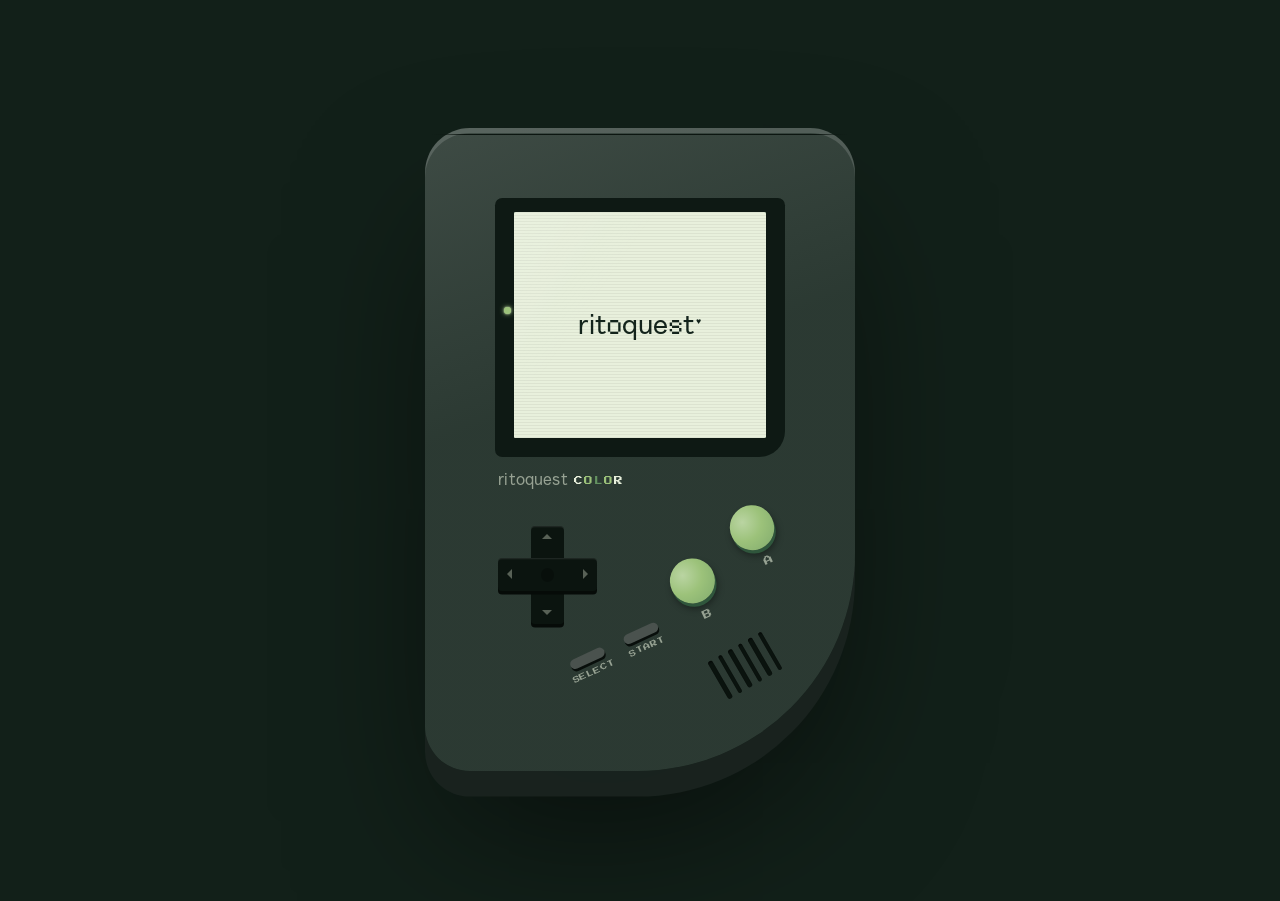
<file: rito-quest/index.html>
<!DOCTYPE html>
<html lang="en">
<head>
<meta charset="UTF-8">
<meta name="viewport" content="width=device-width, initial-scale=1.0, viewport-fit=cover">
<meta name="robots" content="noindex">
<meta name="description" content="Rito Quest: four friends, four keys, one portal.">
<title>Rito Quest</title>
<meta name="claude:viewport-fit-sides" content="cover">
<link rel="stylesheet" href="https://fonts.googleapis.com/css2?family=Press+Start+2P&family=Space+Mono:wght@400;700&display=swap">
<style>
@font-face{font-family:'Alpha Lyrae';src:url([data-uri]) format('woff2');font-weight:400 700;font-display:swap}
/* Layout: one handheld, centered on a ground tinted by the active palette. Quiet Pixel v3 tokens; screen palette drives the whole page. */
:root{
  --p0:#E8F0DC;--p1:#9CC27A;--p2:#3F7350;--p3:#14241C;
  --ground:color-mix(in srgb,var(--p3) 88%,black);
  --shell:color-mix(in srgb,var(--p3) 82%,white 10%);
  --shell-hi:color-mix(in srgb,var(--p3) 70%,white 18%);
  --bezel:color-mix(in srgb,var(--p3) 70%,black);
  --ink:color-mix(in srgb,var(--p0) 62%,var(--p3));
  --ease:cubic-bezier(.4,0,.2,1);
  --f-ui:'Space Mono',ui-monospace,monospace;
  --f-pix:'Press Start 2P','Space Mono',monospace;
  --f-brand:'Alpha Lyrae','Space Mono',monospace;
  color-scheme:dark;
}
*{box-sizing:border-box}
[hidden]{display:none!important}
html,body{height:100%}
body{margin:0;background:var(--ground);color:var(--p0);font-family:var(--f-ui);transition:background .5s var(--ease);
  padding-left:max(16px,env(safe-area-inset-left,0px));padding-right:max(16px,env(safe-area-inset-right,0px));
  -webkit-tap-highlight-color:transparent;overflow:hidden}
main{height:100%;display:grid;place-items:center;padding-block:16px}
.sr{position:absolute;width:1px;height:1px;overflow:hidden;clip:rect(0 0 0 0);white-space:nowrap}

/* ---------- the handheld ---------- */
.device{container-type:inline-size;width:min(100%,430px,calc((100dvh - 32px) * .6));
  background:linear-gradient(160deg,var(--shell-hi),var(--shell) 40%);
  border-radius:3.5cqw 3.5cqw 17cqw 3.5cqw;padding:5cqw 5.5cqw 7cqw;position:relative;
  box-shadow:0 2cqw 0 color-mix(in srgb,var(--shell) 60%,black),0 6cqw 12cqw -2cqw rgba(0,0,0,.6),inset 0 .4cqw 0 color-mix(in srgb,white 14%,transparent);
  user-select:none;-webkit-user-select:none;touch-action:manipulation;transition:background .5s var(--ease)}
.device::before{content:"";position:absolute;inset:2cqw 2cqw auto;height:.5cqw;border-radius:1cqw;
  background:linear-gradient(90deg,transparent,color-mix(in srgb,var(--p3) 60%,black) 8%,color-mix(in srgb,var(--p3) 60%,black) 92%,transparent)}
.bezel{background:var(--bezel);border-radius:2.5cqw 2.5cqw 9cqw 2.5cqw;padding:5cqw 6.5cqw 6.5cqw;margin-top:2cqw;position:relative}
.led{position:absolute;left:3cqw;top:42%;width:2.4cqw;height:2.4cqw;border-radius:50%;
  background:color-mix(in srgb,var(--p3) 60%,black);transition:background .3s,box-shadow .3s}
.on .led{background:var(--p1);box-shadow:0 0 2cqw var(--p1),0 0 .6cqw var(--p0)}
.screen{position:relative;aspect-ratio:160/144;width:100%;max-width:100%;background:var(--p0);overflow:hidden;
  container-type:inline-size;border-radius:.6cqw;box-shadow:inset 0 0 0 .3cqw color-mix(in srgb,black 30%,transparent)}
.screen canvas{display:block;width:100%;height:100%;image-rendering:pixelated;image-rendering:crisp-edges}
.screen::after{content:"";position:absolute;inset:0;pointer-events:none;
  background:linear-gradient(125deg,rgba(255,255,255,.10),transparent 35%),repeating-linear-gradient(0deg,rgba(0,0,0,.05) 0 1px,transparent 1px 3px);mix-blend-mode:normal}
.brand{display:flex;align-items:baseline;gap:2.2cqw;margin:3.6cqw 0 0 1cqw;color:var(--ink)}
.brand .wm{font-family:var(--f-brand);font-size:5.6cqw;letter-spacing:.01em}
.brand .col{font-family:var(--f-pix);font-size:3cqw;letter-spacing:.12em}
.brand .col span:nth-child(5n+1){color:var(--p0)}.brand .col span:nth-child(5n+2){color:var(--p1)}
.brand .col span:nth-child(5n+3){color:color-mix(in srgb,var(--p2) 60%,var(--p1))}.brand .col span:nth-child(5n+4){color:var(--p1)}.brand .col span:nth-child(5n){color:var(--p0)}

.controls{position:relative;height:62cqw;margin-top:4cqw}
.dpad{position:absolute;left:1cqw;top:8cqw;width:34cqw;height:34cqw;touch-action:none;transition:transform .08s}
.dpad::before,.dpad::after{content:"";position:absolute;background:color-mix(in srgb,var(--p3) 55%,black);border-radius:1.4cqw;
  box-shadow:0 1.2cqw 0 color-mix(in srgb,var(--p3) 30%,black),inset 0 .4cqw 0 rgba(255,255,255,.08)}
.dpad::before{left:33%;width:34%;top:0;height:100%}.dpad::after{top:33%;height:34%;left:0;width:100%}
.dpad i{position:absolute;z-index:1;width:0;height:0;border:2cqw solid transparent;opacity:.35}
.dpad .u{left:calc(50% - 2cqw);top:3cqw;border-bottom-color:var(--p0);border-top:0}
.dpad .d{left:calc(50% - 2cqw);bottom:3cqw;border-top-color:var(--p0);border-bottom:0}
.dpad .l{top:calc(50% - 2cqw);left:3cqw;border-right-color:var(--p0);border-left:0}
.dpad .r{top:calc(50% - 2cqw);right:3cqw;border-left-color:var(--p0);border-right:0}
.dpad b{position:absolute;left:43%;top:43%;width:14%;height:14%;border-radius:50%;z-index:1;background:color-mix(in srgb,black 25%,transparent)}
.dpad[data-dir=up]{transform:perspective(60cqw) rotateX(9deg)}.dpad[data-dir=down]{transform:perspective(60cqw) rotateX(-9deg)}
.dpad[data-dir=left]{transform:perspective(60cqw) rotateY(-9deg)}.dpad[data-dir=right]{transform:perspective(60cqw) rotateY(9deg)}
.ab{position:absolute;right:0;top:6cqw;width:42cqw;height:26cqw;transform:rotate(-25deg)}
.btn{position:absolute;width:15.5cqw;height:15.5cqw;border-radius:50%;border:0;cursor:pointer;padding:0;
  background:radial-gradient(circle at 35% 30%,color-mix(in srgb,var(--p1) 70%,white),var(--p1) 45%,color-mix(in srgb,var(--p1) 70%,var(--p2)));
  box-shadow:0 1.3cqw 0 color-mix(in srgb,var(--p2) 75%,black),0 2cqw 2.5cqw rgba(0,0,0,.4);transition:transform .06s,box-shadow .06s;touch-action:none}
.btn.down,.pill.down{transform:translateY(1.1cqw);box-shadow:0 .2cqw 0 color-mix(in srgb,var(--p2) 75%,black)}
.btn.b{left:0;top:8cqw}.btn.a{right:0;top:0}
.lbl{position:absolute;font-family:var(--f-pix);font-size:3.2cqw;color:var(--ink);pointer-events:none}
.ab .lbl.lb{left:6cqw;top:26.5cqw}.ab .lbl.la{right:6cqw;top:18.5cqw}
.ss{position:absolute;left:24cqw;top:48cqw;display:flex;gap:6cqw;transform:rotate(-25deg)}
.ss>div{display:flex;flex-direction:column;align-items:center;gap:1.8cqw}
.pill{width:13cqw;height:3.6cqw;border-radius:3cqw;border:0;cursor:pointer;padding:0;touch-action:none;
  background:color-mix(in srgb,var(--p3) 45%,#777);box-shadow:0 .9cqw 0 color-mix(in srgb,var(--p3) 40%,black);transition:transform .06s}
.ss .lbl{position:static;font-size:2.4cqw;letter-spacing:.08em}
.grille{position:absolute;right:3cqw;bottom:-2cqw;display:flex;gap:2.4cqw;transform:rotate(-30deg)}
.grille span{width:1.6cqw;height:15cqw;border-radius:1cqw;background:color-mix(in srgb,var(--p3) 55%,black);box-shadow:inset 0 .5cqw .6cqw rgba(0,0,0,.6)}
button:focus-visible{outline:.6cqw solid var(--p0);outline-offset:.8cqw}

/* ---------- screen UI (sized off the screen width) ---------- */
#ui>div{position:absolute}
.boot{inset:0;background:var(--p0);display:grid;place-items:center}
.boot .logo{font-family:var(--f-brand);font-size:11cqw;color:var(--p3);transform:translateY(-70cqw)}
.boot.go .logo{animation:drop 1.7s steps(26) forwards}
.boot .tm{font-size:3.4cqw;vertical-align:super;margin-left:.6cqw}
@keyframes drop{to{transform:translateY(0)}}
.title{inset:0;display:flex;flex-direction:column;align-items:center;justify-content:center;gap:5cqw;
  background:color-mix(in srgb,var(--p0) 70%,transparent)}
.title h1{margin:0;font-family:var(--f-pix);font-weight:400;font-size:9.5cqw;line-height:1.25;color:var(--p3);text-align:center;
  text-shadow:.9cqw .9cqw 0 var(--p1),1.8cqw 1.8cqw 0 var(--p2)}
.title h1 small{display:block;font-size:5cqw;color:var(--p2);text-shadow:none;margin-top:1.2cqw;letter-spacing:.35em}
.opts{font-family:var(--f-pix);font-size:4.4cqw;color:var(--p3);display:flex;flex-direction:column;gap:3cqw}
.opt{padding-left:6cqw;position:relative;cursor:pointer}
.opt.sel::before{content:"";position:absolute;left:0;top:.4cqw;border:1.8cqw solid transparent;border-left:2.6cqw solid var(--p3);border-right:0}
.blink{animation:blink 1s steps(1) infinite}@keyframes blink{50%{opacity:0}}
.copy{position:absolute;bottom:4cqw;font-family:var(--f-pix);font-size:2.6cqw;color:var(--p2)}

.box{background:var(--p0);color:var(--p3);border:.7cqw solid var(--p3);
  box-shadow:inset 0 0 0 .9cqw var(--p0),inset 0 0 0 1.6cqw var(--p2);border-radius:1.2cqw}
.dlg{left:2.5%;right:2.5%;bottom:2.5%;padding:4.6cqw 5.2cqw 4.8cqw;min-height:34%}
.dlg .who{position:absolute;top:-3.6cqw;left:4cqw;font-family:var(--f-pix);font-size:3.2cqw;background:var(--p3);color:var(--p0);padding:1.4cqw 2cqw 1.1cqw;border-radius:.8cqw}
.dlg p{margin:0;font-weight:700;font-size:4.9cqw;line-height:1.42;min-height:2.84em;white-space:pre-line;user-select:text;-webkit-user-select:text}
.dlg .more{position:absolute;right:4cqw;bottom:2.4cqw;border:1.6cqw solid transparent;border-top:2.2cqw solid var(--p3);border-bottom:0;animation:bob .7s steps(2) infinite}
@keyframes bob{50%{transform:translateY(.9cqw)}}
.ch{display:flex;flex-wrap:wrap;gap:1.6cqw 5cqw;margin-top:3cqw;font-family:var(--f-pix);font-size:3.6cqw}
.ch a,.ch span{color:var(--p3);text-decoration:none;padding:1cqw 0 1cqw 5cqw;position:relative;cursor:pointer}
.ch .sel::before{content:"";position:absolute;left:0;top:1.3cqw;border:1.4cqw solid transparent;border-left:2.2cqw solid var(--p3);border-right:0}

.toast{left:50%;top:3%;transform:translate(-50%,-160%);font-family:var(--f-pix);font-size:3.6cqw;padding:2.6cqw 3.6cqw 2.2cqw;white-space:nowrap;transition:transform .35s var(--ease)}
.toast.show{transform:translate(-50%,0)}
.menu{right:2.5%;top:2.5%;width:46%;padding:4cqw 3.5cqw;font-family:var(--f-pix);font-size:3.7cqw;display:flex;flex-direction:column;gap:3.4cqw}
.menu .opt{padding-left:5cqw}.menu .opt.sel::before{border-width:1.5cqw;border-left-width:2.2cqw;top:.1cqw}
.menu .opt em{font-style:normal;color:var(--p2)}
.view{inset:2.5%;padding:5cqw 5cqw 4cqw;overflow:hidden;display:flex;flex-direction:column;gap:2.6cqw}
.view h2{margin:0 0 1cqw;font-family:var(--f-pix);font-weight:400;font-size:4.4cqw;color:var(--p3);display:flex;justify-content:space-between}
.view h2 span{color:var(--p2)}
.kv{display:grid;grid-template-columns:auto 1fr;gap:1.6cqw 3.4cqw;font-size:4.2cqw;font-weight:700;align-items:baseline}
.kv dt{font-family:var(--f-pix);font-size:2.9cqw;color:var(--p2)}.kv dd{margin:0;min-width:0}
.bar{display:inline-flex;gap:.7cqw;vertical-align:middle}.bar i{width:2.6cqw;height:2.6cqw;background:var(--p3)}.bar i.o{background:transparent;box-shadow:inset 0 0 0 .5cqw var(--p2)}
.stars{display:grid;grid-template-columns:repeat(15,1fr);gap:.8cqw;margin-top:auto}
.stars i{aspect-ratio:1;background:var(--p1);clip-path:polygon(50% 0,63% 37%,100% 50%,63% 63%,50% 100%,37% 63%,0 50%,37% 37%)}
.stars i.on{background:var(--p3)}
.list{display:flex;flex-direction:column;gap:.4cqw;font-family:var(--f-pix);font-size:3.1cqw;overflow:hidden}
.list .opt{padding:1cqw 0 1cqw 5cqw}.list .opt.sel::before{border-width:1.2cqw;border-left-width:1.9cqw;top:1.1cqw}
.list .opt.no{color:var(--p1)}
.list a{color:inherit;text-decoration:none}
.hint{margin-top:auto;font-family:var(--f-pix);font-size:2.6cqw;color:var(--p2);text-align:right}
.credits{inset:0;background:var(--p3);color:var(--p0);overflow:hidden;opacity:0;transition:opacity 1s}
.credits.show{opacity:1}
.roll{position:absolute;left:0;right:0;top:100%;text-align:center;font-family:var(--f-pix);font-size:4cqw;line-height:2.1;animation:roll 20s linear forwards}
.roll b{display:block;font-weight:400;color:var(--p1);font-size:3cqw}
.roll .big{font-family:var(--f-brand);font-size:9cqw;line-height:1.3;color:var(--p0)}
@keyframes roll{to{transform:translateY(calc(-100% - 60cqw))}}
.credits .end{position:absolute;bottom:6cqw;left:0;right:0;text-align:center;font-family:var(--f-pix);font-size:3.6cqw;opacity:0;transition:opacity .6s}
.credits .end.show{opacity:1}
.fade{inset:0;background:var(--p3);opacity:0;pointer-events:none;transition:opacity .25s}
.fade.show{opacity:1}
@media (prefers-reduced-motion:reduce){.boot.go .logo{animation:none;transform:none}.roll{animation-duration:40s}}
</style>
</head>
<body>
<main>
  <div class="device" id="device">
    <div class="bezel">
      <span class="led" aria-hidden="true"></span>
      <div class="screen" id="screen" role="application" aria-label="Rito Quest: a small explorable Labelle. Text version follows below.">
        <canvas id="cv" width="160" height="144" aria-hidden="true"></canvas>
        <div id="ui" aria-live="polite"></div>
      </div>
    </div>
    <div class="brand" aria-hidden="true"><span class="wm">ritoquest</span><span class="col"><span>C</span><span>O</span><span>L</span><span>O</span><span>R</span></span></div>
    <div class="controls">
      <div class="dpad" id="dpad" role="group" aria-label="Direction pad"><i class="u"></i><i class="d"></i><i class="l"></i><i class="r"></i><b></b></div>
      <div class="ab">
        <button class="btn b" data-btn="b" aria-label="B button"></button>
        <button class="btn a" data-btn="a" aria-label="A button"></button>
        <span class="lbl lb">B</span><span class="lbl la">A</span>
      </div>
      <div class="ss">
        <div><button class="pill" data-btn="select" aria-label="Select"></button><span class="lbl">SELECT</span></div>
        <div><button class="pill" data-btn="start" aria-label="Start"></button><span class="lbl">START</span></div>
      </div>
      <div class="grille" aria-hidden="true"><span></span><span></span><span></span><span></span><span></span><span></span></div>
    </div>
  </div>
</main>

<article class="sr" id="textver">
  <h1>Rito Quest</h1>
  <p>A gift from Cris. You play as Rito in a pocket-sized Labelle, Quebec.</p>
  <p>Four friends are in town: Kate, Kyle, Corbin and Phil. Each one holds a key and has a small quest for you. Kate lost her vape. Kyle is counting salamanders.</p>
  <p>Collect all four keys, wake the portal, and open the chest it gives up.</p>
  <p>Along the way: four cats, an egg that hatches into Fern (who later grows into Thicket), and 15 stars to find.</p>
</article>

<script>
(()=>{
"use strict";
/* ================= palettes (Quiet Pixel worlds + classics) ================= */
const PALS=[
  {n:'FOREST',c:['#E8F0DC','#9CC27A','#3F7350','#14241C']},
  {n:'EMBER',c:['#F6E7D2','#E9944A','#8C4A22','#22140D']},
  {n:'PORTAL',c:['#E6F4EF','#7AD1B8','#5A4E9C','#1A1530']},
  {n:'FROST',c:['#E9F1F6','#7FB8D9','#3C7FA6','#1E3A4A']},
  {n:'DUSK',c:['#EDE7F2','#B9A9D9','#6E5A96','#1E1826']},
  {n:'POCKET',c:['#C4CFA1','#8B956D','#4D533C','#1F1F1F'],secret:true},
];
const URL={site:'https://itsrito.com/',tw:'https://www.twitch.tv/ritorevolto',tt:'https://www.tiktok.com/@rookietocommander',yt:'https://www.youtube.com/@fondforest'};
const HATCH=70;

/* ================= state ================= */
const S={pal:0,sfx:true,music:true,found:new Set(),steps:0,time:0,done:false,konami:false,state:'boot',egg:0,eggAt:0,q:{kate:0,kyle:0,corbin:0,phil:0},thermos:0,logs:[],chest:0};
const KEY='rito-quest-v2';
function save(){try{localStorage.setItem(KEY,JSON.stringify({pal:S.pal,sfx:S.sfx,music:S.music,found:[...S.found],steps:S.steps,time:S.time,done:S.done,konami:S.konami,egg:S.egg,eggAt:S.eggAt,q:S.q,thermos:S.thermos,logs:S.logs,chest:S.chest,p:{x:P.x,y:P.y,f:P.f}}))}catch(e){}}
function load(){try{return JSON.parse(localStorage.getItem(KEY)||'null')}catch(e){return null}}
const saved=load();
if(saved){S.pal=saved.pal|0;S.sfx=saved.sfx!==false;S.music=saved.music!==false;S.konami=!!saved.konami;if(PALS[S.pal]?.secret&&!S.konami)S.pal=0}

/* ================= canvas + palette ================= */
const cv=document.getElementById('cv'),X=cv.getContext('2d');
let C=PALS[0].c;
function applyPal(){C=PALS[S.pal].c;const r=document.documentElement.style;C.forEach((v,i)=>r.setProperty('--p'+i,v))}
applyPal();
let ox=0,oy=0; // draw offset
const px=(x,y,w,h,s)=>{X.fillStyle=C[s];X.fillRect(x+ox,y+oy,w,h)};
const hash=(x,y,z=0)=>{let h=(x*374761393+y*668265263+z*982451653)|0;h=(h^(h>>>13))*1274126177|0;return (h^(h>>>16))>>>0};
function rng(seed){return()=>{seed|=0;seed=seed+0x6D2B79F5|0;let t=Math.imul(seed^seed>>>15,1|seed);t=t+Math.imul(t^t>>>7,61|t)^t;return((t^t>>>14)>>>0)/4294967296}}

/* ================= sprites ================= */
const D0=["................",".....333333.....","....32222223....","...3222222223...","...3222222223...","...3220000223...","...3203003023...","...3200000023...","....33000033....","...3311111133...","..311111111113..","..311311113113..","...3011111103...","....32222223....","....323..323....","....333..333...."];
const legsW=["....323..333....","....333........."];
const withRows=(base,obj)=>base.map((r,i)=>obj[i]??r);
const D1=withRows(D0,{14:legsW[0],15:legsW[1]});
const U0=withRows(D0,{5:"...3222222223...",6:"...3222222223...",7:"...3322222233...",8:"....33333333....",12:"...3311111133..."});
const U1=withRows(U0,{14:legsW[0],15:legsW[1]});
const SD=["................",".....333333.....","....32222223....","...3222222223...","...3222222223...","...3222200003...","...3222000303...","...3222000003...","....33300033....","....33111133....","....31111113....","....31131113....","....33111033....","....32222223....",".....323323.....",".....333333....."];
const S1=withRows(SD,{14:"....323..323....",15:"....333..333...."});
const CAT_A=["................","................","................","................","..........o...o.",".........oco.oco","o........occccco","o........occceco",".o.oooooocccccwo",".oocpccpcccccoo.","..ocpcccppcccco.","..occcpccccwwo..","..ocpccccccwwo..","...ooccoooccoo..","...oc.o..oc.o...","...oo.o..oo.o..."];
const CAT_B=withRows(CAT_A,{14:"..oc..o..oc..o..",15:"..oo..o..oo..o.."});
const CAT_Z=withRows(CAT_A,{7:"o........occccco"});
const EGG=["................","................","................","................","................","......3333......",".....301113.....","....30111213....","....31112113....","...3112111113...","...3111111213...","...3121111113...","....31111113....","....32111123....",".....333333.....","................"];
const FERN_A=["................","........33......",".......3223.....","......32223.....","......3233......",".......33.......",".....333333.....","....31111113....","...3111111113...","...3131111313...","...3131111313...","...3110000113...","...3100000013...","....31000013....","....33333333....","....33....33...."];
const FERN_B=withRows(FERN_A,{9:"...3111111113..."});
const THICKET=["..3..3....3..3..","..33.3....3.33..","...333....333...","....3......3....","....33333333....","...3111111113...","..311111111113..","..313111111313..","..313111111313..","..311100001113..","..311000000113..","..321000000123..","..322100001223..","...3222222223...","...3333..3333...","...33......33..."];
function spr(rows,x,y,flip,map){
  for(let j=0;j<16;j++){const r=rows[j];for(let i=0;i<16;i++){const ch=r[flip?15-i:i];if(ch==='.'||ch===undefined)continue;
    let s=map?map(ch,i,j):+ch;if(s<0)continue;px(x+i,y+j,1,1,s)}}}
const lookMap=L=>(ch,i,j)=>{const s=+ch;if(j<9&&s===2)return L.hat!=null&&j<4?L.hat:L.hair;if(j>=9&&j<13&&s===1)return L.scarf!=null&&j===9?L.scarf:L.shirt;return s};
const remapTyler=(ch,i,j)=>{let s=+ch;if(j<9&&s===2)return 1;if(j>=9&&j<13&&s===1)return 2;return s};
const catMap=cat=>(ch,i,j)=>ch==='o'||ch==='e'?3:ch==='c'?cat.coat:ch==='w'?cat.belly:ch==='p'?(cat.pat2!=null&&(i+j)%2?cat.pat2:cat.pat):+ch;

/* tiny 3x5 glyphs */
const G3={'1':'010110010010111','2':'111001111100111','3':'111001011001111','4':'101101111001001','z':'111001010100111','?':'111001011000010','!':'010010010000010'};
function glyph(c,x,y,s){const g=G3[c];for(let k=0;k<15;k++)if(g[k]==='1')px(x+k%3,y+(k/3|0),1,1,s)}

/* ================= world ================= */
const W=40,H=32,TS=16;
const T={G:0,F:1,TG:2,PATH:3,TREE:4,PINE:5,WATER:6,DOCK:7,ROCK:8,FH:9,FV:10};
const tiles=new Uint8Array(W*H),reserve=new Uint8Array(W*H),solid=new Uint8Array(W*H);
const at=(x,y)=>x<0||y<0||x>=W||y>=H?T.PINE:tiles[y*W+x];
const set=(x,y,v)=>{if(x>=0&&y>=0&&x<W&&y<H)tiles[y*W+x]=v};
const res=(x,y,w,h)=>{for(let j=y;j<y+h;j++)for(let i=x;i<x+w;i++)if(i>=0&&j>=0&&i<W&&j<H)reserve[j*W+i]=1};
const rect=(x,y,w,h,v)=>{for(let j=y;j<y+h;j++)for(let i=x;i<x+w;i++)set(i,j,v)};
const BUILD=[
  {k:'house',x:5,y:4,w:7,h:6},{k:'portal',x:26,y:7,w:5,h:4},{k:'den',x:31,y:12,w:5,h:4},{k:'hatch',x:29,y:19,w:5,h:5}];
const OBJ=[
  {k:'board',x:18,y:16},{k:'sign',x:22,y:16},
  {k:'stone',x:4,y:18,n:1},{k:'stone',x:7,y:18,n:2},{k:'stone',x:10,y:18,n:3},{k:'stone',x:13,y:18,n:4},
  {k:'tent',x:5,y:22,w:2,h:2},{k:'fire',x:8,y:24},{k:'tripod',x:11,y:23}];
(function gen(){
  const r=rng(1987);
  // paths
  rect(3,17,34,1,T.PATH);rect(8,10,1,7,T.PATH);rect(28,11,1,6,T.PATH);rect(33,16,1,1,T.PATH);
  rect(20,18,1,6,T.PATH);rect(8,18,1,4,T.PATH);rect(28,18,1,7,T.PATH);rect(28,24,4,1,T.PATH);
  // lake + dock
  for(let y=0;y<H;y++)for(let x=0;x<W;x++){const dx=(x-21)/6.6,dy=(y-27.6)/3.3;if(dx*dx+dy*dy<1&&y>24)set(x,y,T.WATER)}
  rect(20,24,1,3,T.DOCK);
  // reserves
  for(let y=0;y<H;y++)for(let x=0;x<W;x++){const t=at(x,y);if(t===T.PATH||t===T.DOCK)res(x-1,y-1,3,3);
    const dx=(x-21)/7.8,dy=(y-27.4)/4.4;if(dx*dx+dy*dy<1)res(x,y,1,1);
    if((x-8)**2+(y-23.5)**2<20)res(x,y,1,1)}
  res(2,2,13,12);res(25,2,8,10);res(30,11,7,6);res(27,18,8,8);res(16,14,9,6);
  // yard fence
  for(let x=2;x<=14;x++){set(x,2,T.FH);if(x!==8)set(x,13,T.FH)}
  for(let y=3;y<=12;y++){set(2,y,T.FV);set(14,y,T.FV)}
  // scatter
  for(let y=0;y<H;y++)for(let x=0;x<W;x++){
    const edge=x<2||y<2||x>=W-2||y>=H-2;
    if(edge){set(x,y,(x+y)%3&&y>3?T.PINE:T.TREE);continue}
    if(reserve[y*W+x]||at(x,y)!==T.G)continue;
    const v=r();
    if(v<.2)set(x,y,(y>17||x<6)&&r()<.75?T.PINE:(r()<.5?T.PINE:T.TREE));
    else if(v<.215)set(x,y,T.ROCK);
    else if(v<.3)set(x,y,T.F);
  }
  // tall grass meadows
  [[15,7,2.2],[36,25,2.4],[23,12,1.6],[12,28,2],[36,7,1.8]].forEach(([cx,cy,rad])=>{
    for(let y=cy-3;y<=cy+3;y++)for(let x=cx-3;x<=cx+3;x++){if((x-cx)**2+(y-cy)**2<=rad*rad&&!reserve[y*W+x]&&x>1&&y>1&&x<W-2&&y<H-2)set(x,y,T.TG)}});
  // Kate's meadow: guaranteed walkable tall grass north of the plaza
  for(let y=11;y<=13;y++)for(let x=22;x<=24;x++)set(x,y,T.TG);
  // flowers in yard
  [[4,11],[12,11],[3,5],[13,7],[10,12],[6,12]].forEach(([x,y])=>set(x,y,T.F));
  // solidity
  for(let i=0;i<W*H;i++){const t=tiles[i];solid[i]=(t===T.TREE||t===T.PINE||t===T.WATER||t===T.ROCK||t===T.FH||t===T.FV)?1:0}
  BUILD.forEach(b=>{for(let j=b.y;j<b.y+b.h;j++)for(let i=b.x;i<b.x+b.w;i++){solid[j*W+i]=1;set(i,j,T.G)}});
  OBJ.forEach(o=>{for(let j=o.y;j<o.y+(o.h||1);j++)for(let i=o.x;i<o.x+(o.w||1);i++){solid[j*W+i]=1;if(at(i,j)!==T.PATH)set(i,j,T.G)}});
})();
const CH={x:29,y:11},LOGS=[[5,16],[26,16],[29,25]],TH=[23,11];
const isSolid=(x,y)=>x<0||y<0||x>=W||y>=H||solid[y*W+x]===1||(S.chest>0&&x===CH.x&&y===CH.y);

/* ================= content ================= */
const POI=[
 {id:'home',hit:[8,9],n:'HOME',p:["Home point set: Labelle, Quebec. Ours since August 2026.","Two floors, four cats. Cali and Neo hold the downstairs, Ramses and Diego hold the upstairs.","Best loot we ever rolled on. And we both won it."]},
 {id:'cali',cat:1,n:'CALI',p:["Mrrp.","CALI. Calico. Stage: Princess.\nSpecial move: Royal Decree.","She runs the downstairs. You may pet her when the schedule allows."]},
 {id:'neo',cat:1,n:'NEO',p:["Zzz...","NEO. Big, white, unbothered. Stage: Cuddler.\nSpecial move: Nap of Ages.","Wakes up mostly to bug Cali, then requests a lap. Yours, ideally."]},
 {id:'ramses',cat:1,n:'RAMSES',p:["!!","RAMSES. Savannah. Stage: Adventurer.\nSpecial move: Leap Before Looking.","The curious baby. Annoys Diego on purpose and has never once been sorry."]},
 {id:'diego',cat:1,n:'DIEGO',p:["MRAOOOOW.","DIEGO. Bengal. Stage: Loyalist.\nSpecial move: Sonic Yell.","Grumpy, talkative, spoiled. He will yell until you pay attention.","You are paying attention. Quest complete."]},
 {id:'portal',hit:[28,10],n:'RAID PORTAL',p:["Old stone, cold to the touch. It looks like a raid entrance that nobody has pulled yet.","Four empty sockets are carved into the pillars. Four sockets, four keys."]},
 {id:'trail1',hit:[4,18],n:'RANK 1/4',p:["ROOKIE. Everyone starts at level one. New zone discovered: Labelle."]},
 {id:'trail2',hit:[7,18],n:'RANK 2/4',p:["HOMESTEADER. Firewood stacked, driveway shovelled, woods explored. The Laurentians approve."]},
 {id:'trail3',hit:[10,18],n:'RANK 3/4',p:["CAPTAIN. Co-founder of Fond Forest, where the forest is the main character and we're the side quest."]},
 {id:'trail4',hit:[13,18],n:'RANK 4/4',p:["COMMANDER. Of four cats, one husband and the thermostat. Rookie to Commander, like the handle says."]},
 {id:'den',hit:[33,15],n:'RITO HQ',p:["The battlestation. Glowing keys, a good chair, and a headset that has heard things.","Rito on Twitch, Rookie to Commander on TikTok, @rito on Discord."],ch:[['TWITCH',URL.tw],['TIKTOK',URL.tt]]},
 {id:'hatch',hit:[31,23],n:'HATCHERY',p:["You love Digimon, so obviously you get a partner of your own.","An egg sits on the pedestal, warm and humming. This one is a Labelle original.","You take the egg. It wobbles along behind you. Walk it around town and see what happens."]},
 {id:'lake',hit:[20,27],n:'THE LAKE',p:["Labelle water: the Rivi\u00e8re Rouge through town and lakes in every direction.","Come July this is the best seat in the Laurentians. Today it's strictly look, don't touch."]},
 {id:'cris',npc:1,n:'CRIS',p:["Oh hey! We're rolling, act natural.","Four friends, four keys. Kate's by the plaza, Kyle's here at camp, Corbin's outside your HQ and Phil's by the Hatchery.","Fond Forest is still my favourite thing we make. Want to watch one?"],ch:[['WATCH',URL.yt]]},
 {id:'board',hit:[18,16],n:'QUEST BOARD',p:["DAILY: Feed four cats.\nReward: silence, briefly.","DAILY: Bring in the firewood.\nReward: a warm house.","DAILY: Kiss your husband.\nReward: +5 to all stats. Repeatable."]},
];
const POIBY={};POI.forEach(p=>POIBY[p.id]=p);
const HIT=new Map();POI.forEach(p=>p.hit&&HIT.set(p.hit+'',p));
const TOTAL=POI.length;
const FLAVOR={sign:{n:'SIGN',p:["BIENVENUE À LABELLE","Four friends hold four keys. Stars mark everything worth a look. START opens your menu."]},
  tent:{n:'TENT',p:["Our tent. Cozy, mostly waterproof."]},fire:{n:'FIRE',p:["Crackle. Smells like maple and wet socks."]},
  tripod:{n:'CAMERA',p:["The red light means it's recording. Smile for Fond Forest."]},
  tree:{n:'',p:["A sturdy Laurentian pine. Snow keeps sliding off it onto your hood."]},
  water:{n:'',p:["Lake water in November? Hard pass."]},fence:{n:'',p:["The yard fence. The cats respect it. Mostly."]}};

/* ================= entities ================= */
const P={x:20,y:17,f:'down',fx:20*TS,fy:17*TS,moving:0,t:0,from:[0,0],step:0,turn:0,bump:0};
function mkCat(id,x,y,o){return Object.assign({id,x,y,fx:x*TS,fy:y*TS,moving:0,t:0,from:[0,0],flip:false,wait:1+Math.random()*2,frame:0,hop:0,bubble:0,bubbleT:0,talk:0},o)}
const CATS=[
  mkCat('cali',7,11,{coat:0,pat:2,pat2:1,belly:0,home:[8,10],rad:3,rate:[1.4,3],speed:.2}),
  mkCat('neo',11,11,{coat:0,pat:0,belly:0,rate:[9,15],speed:.32,sleepy:1,rad:2,home:[11,11]}),
  mkCat('ramses',4,6,{coat:1,pat:3,belly:0,rate:[.35,1],speed:.12,hopper:1}),
  mkCat('diego',12,5,{coat:2,pat:3,belly:1,rate:[2,4],speed:.22,yeller:1}),
];
const NPCS=[
  {id:'cris',x:10,y:24,f:'left',look:{hair:2,shirt:1}},
  {id:'kate',x:24,y:16,f:'down',look:{hair:3,shirt:2,hat:1,pom:1}},
  {id:'kyle',x:6,y:25,f:'right',look:{hair:3,shirt:0}},
  {id:'corbin',x:35,y:16,f:'left',look:{hair:3,shirt:1,scarf:0}},
  {id:'phil',x:33,y:24,f:'left',look:{hair:1,shirt:3}}];
const npcAt=(x,y)=>NPCS.find(n=>n.x===x&&n.y===y);
const catAt=(x,y)=>CATS.find(c=>(c.x===x&&c.y===y)||(c.moving&&c.from[0]===x&&c.from[1]===y));
const yard=(x,y)=>x>=3&&x<=13&&y>=3&&y<=12&&!isSolid(x,y);
/* the partner: an egg, then Fern, trailing one tile behind the player */
const F={x:20,y:17,fx:320,fy:272,from:[20,17]};
function placeF(){F.x=P.x;F.y=P.y;F.from=[P.x,P.y];F.fx=P.x*TS;F.fy=P.y*TS}
function giveEgg(){if(S.egg)return;S.egg=1;S.eggAt=S.steps;placeF();save()}
/* ---- quests: each friend holds one key ---- */
const keys=()=>Object.values(S.q).filter(v=>v===2).length;
function giveKey(id){S.q[id]=2;sfx.found();toast(`GOT A KEY  ${keys()}/4`);save();if(keys()===4&&S.egg===2)setTimeout(evolve,1100)}
function evolve(){if(S.state!=='play'){setTimeout(evolve,500);return}S.egg=3;sfx.found();save();say([{n:'FERN',t:"Fern is glowing. All four keys are humming at once."},{n:'THICKET',t:"Fern grew into THICKET! Twig antlers, a mossy coat, and the same loyal little face."}])}
function startQ(id){S.q[id]=1;toast('NEW QUEST');save()}
const QUIZ=[["Question 1. Which cat yells until someone pays attention?",['NEO','DIEGO','CALI'],1],["Question 2. Who runs the downstairs?",['CALI','RAMSES','DIEGO'],0],["Question 3. Which one is the Savannah?",['NEO','CALI','RAMSES'],2]];
function quiz(i){
  if(i>=QUIZ.length){say([{n:'CORBIN',t:"Identity confirmed. Nobody else knows those cats that well."},{n:'CORBIN',t:"One key, as promised. Go get the rest."}],{onDone:()=>giveKey('corbin')});return}
  const[q,opts,ans]=QUIZ[i];
  say([{n:'CORBIN',t:q,noClose:true,ch:opts.map((o,k)=>[o,()=>{if(k===ans){sfx.ding();quiz(i+1)}else{sfx.bump();say([{n:'CORBIN',t:"Hmm. Suspicious. Try that one again."}],{onDone:()=>quiz(i)})}}])}])}
function talkNpc(n){
  const N=n.id.toUpperCase(),pg=a=>a.map(t=>({n:N,t})),q=S.q[n.id],k=keys();
  if(n.id==='cris'){
    if(S.chest===2)say(pg(["So? Do you like it? I've been dying to show you.","I love you, Ty."]),{poi:POIBY.cris});
    else if(!S.found.has('cris'))say(pagesFor(POIBY.cris),{poi:POIBY.cris});
    else say(pg([`Keys so far: ${k} of 4.`,k===4?"That's all of them! Go wake up the portal, north-east of the plaza.":"Kate's by the plaza, Kyle's right here at camp, Corbin's outside your HQ, Phil's by the Hatchery."]));
  }else if(n.id==='kate'){
    if(q===0)say(pg(["EfDees in the house!","Rito! I've got one of your keys. But I dropped my vape in the tall grass just north of here and I am not okay.","Find it and the key is yours. I'd look myself, but I'm holding a Guinness."]),{onDone:()=>startQ('kate')});
    else if(q===1&&!S.thermos)say(pg(["Tall grass, just north of the plaza. Look for the shiny thing. Hurry, I'm suffering."]));
    else if(q===1)say(pg(["My vape! EfDees forever. You're the best.","Here. One key, as promised. I'm celebrating with another Guinness."]),{onDone:()=>giveKey('kate')});
    else say(pg([k===4?"All four? Go see what that portal is hiding!":"Kyle's down at the camp, counting salamanders. Obviously."]));
  }else if(n.id==='kyle'){
    if(q===0)say(pg(["Hey Rito. Before you say it: no, I'm not Nathan Fielder. Ever since that Elizabeth Holmes documentary night, none of you will let it go.","Anyway. I'm doing a salamander count. There are three logs around town, with one hiding under each.","Go find all three for me. Gently. Then the key is yours."]),{onDone:()=>startQ('kyle')});
    else if(q===1&&S.logs.length<3)say(pg([`Salamanders so far: ${S.logs.length} of 3. Check under the logs.`]));
    else if(q===1)say(pg(["All three accounted for. Beautiful little guys.","Here's your key. I also have a very elaborate plan for what happens next, but it doesn't involve you."]),{onDone:()=>giveKey('kyle')});
    else say(pg(["Did you know a salamander can regrow its tail? I think about that a lot."]));
  }else if(n.id==='corbin'){
    if(q===0)say(pg(["Rito. I've got a key for you, but first I need to confirm it's really you.","Three security questions. Cat edition."]),{onDone:()=>{startQ('corbin');quiz(0)}});
    else if(q===1)quiz(0);
    else say(pg(["Still you. Good. Carry on."]));
  }else if(n.id==='phil'){
    if(q===0)say(pg(["Rito! I heard there's an egg at the Hatchery with your name on it.","Hatch it and bring your partner by. I want to meet them. Then you get my key."]),{onDone:()=>startQ('phil')});
    else if(q===1&&S.egg===0)say(pg(["The Hatchery is right there. Go grab the egg."]));
    else if(q===1&&S.egg===1)say(pg(["Still an egg. Keep walking, it needs the steps."]));
    else if(q===1)say(pg(["Oh, that is a GOOD one. Hi Fern.","A deal's a deal. Here's the key."]),{onDone:()=>giveKey('phil')});
    else say(pg(["Take good care of Fern. Fern, take good care of Rito."]));
  }
}
function portalTalk(p){const k=keys();
  if(S.chest)say([{n:p.n,t:"The portal idles. It already gave up its treasure."}]);
  else if(k===4)say([{n:p.n,t:"The fourth key clicks into place. All four sockets blaze."},{n:p.n,t:"The portal roars awake. Something heavy slides out and thumps down in the snow beside you."}],{poi:p,onDone:()=>{S.chest=1;sfx.found();toast('A CHEST APPEARED');save()}});
  else if(!S.found.has('portal'))say(pagesFor(p),{poi:p});
  else say([{n:p.n,t:`${k} of 4 sockets are glowing. Your friends have the rest.`}])}
function openChest(){const link=[['OPEN ITSRITO.COM',URL.site]];
  if(S.chest===2){say([{n:'CHEST',t:"itsrito.com. Still yours.",ch:link}]);return}
  S.chest=2;save();[523,659,784,1046,1318].forEach((f,i)=>tone(f,.18,{vol:.05,delay:i*.11}));
  for(let i=0;i<16;i++)puff(CH.x*TS+4+Math.random()*8,CH.y*TS+5,i%2,-8-Math.random()*16,1+Math.random()*1.4);
  say([{n:'CHEST',t:"Click. The lid swings open and warm light spills out. Inside: a note in Cris's handwriting."},{n:'CRIS',t:"Ty. This whole game was the wrapping paper. Your real present is a website, and it's all yours."},{n:'CRIS',t:"It's called itsrito.com. Go look. I love you.",ch:link}],{onDone:()=>{if(!S.done){S.done=true;save();setTimeout(credits,1200)}}})}
function pickup(){
  LOGS.forEach(([x,y],i)=>{if(P.x===x&&P.y===y&&!S.logs.includes(i)){S.logs.push(i);sfx.sel();toast(`SALAMANDER!  ${S.logs.length}/3`);save()}});
  if(S.q.kate===1&&!S.thermos&&P.x===TH[0]&&P.y===TH[1]){S.thermos=1;sfx.found();toast("KATE'S VAPE!");save()}}
function hatch(){S.egg=2;sfx.found();save();say([{n:'EGG',t:"Crk. Crk-crk. The shell splits open!"},{n:'FERN',t:"Prrbt!"},{n:'FERN',t:"A small mossy forest sprite. It has decided you are its person. Fern follows you everywhere now."}])}

/* ================= audio ================= */
let AC=null,master=null,musicGain=null;
function ac(){if(!AC){const A=window.AudioContext||window.webkitAudioContext;if(!A)return null;AC=new A();master=AC.createGain();master.gain.value=.9;master.connect(AC.destination);musicGain=AC.createGain();musicGain.gain.value=S.music?1:0;musicGain.connect(master)}if(AC.state==='suspended')AC.resume();return AC}
function tone(f,d,o={}){if(!S.sfx||!AC)return;const a=AC,t=a.currentTime+(o.delay||0),os=a.createOscillator(),g=a.createGain();
  os.type=o.type||'square';os.frequency.setValueAtTime(f,t);if(o.to)os.frequency.exponentialRampToValueAtTime(o.to,t+d);
  g.gain.setValueAtTime(o.vol??.05,t);g.gain.exponentialRampToValueAtTime(.0001,t+d);os.connect(g).connect(master);os.start(t);os.stop(t+d+.03)}
const sfx={
  ding(){tone(1046,.08,{vol:.06});tone(2093,.7,{vol:.06,delay:.09})},
  sel(){tone(988,.04,{vol:.04})},back(){tone(494,.05,{vol:.04})},
  bump(){tone(90,.08,{vol:.08,type:'triangle'})},
  blip(f){tone(f,.025,{vol:.022})},
  found(){[523,659,784,1046].forEach((f,i)=>tone(f,.13,{vol:.05,delay:i*.09}));tone(1568,.35,{vol:.04,delay:.38,type:'triangle'})},
  meow(hi){tone(hi?820:620,.22,{type:'triangle',vol:.08,to:hi?1100:900});tone(hi?1000:760,.18,{type:'triangle',vol:.06,to:hi?600:480,delay:.16})},
  ring(){tone(98,.9,{type:'triangle',vol:.05,to:147});tone(196,.6,{type:'sine',vol:.02,to:294,delay:.25})},
  pal(){tone(660,.05,{vol:.04});tone(990,.08,{vol:.04,delay:.05})},
};
/* tiny lofi loop: Am7 Fmaj7 Cmaj7 G */
const BASS=[45,0,0,52,0,0,45,0, 41,0,0,48,0,0,41,0, 48,0,0,55,0,0,48,0, 43,0,0,50,0,0,43,47];
const LEAD=[76,0,74,0,72,0,69,0, 72,0,0,69,65,0,67,0, 64,0,67,0,72,0,71,67, 74,0,71,67,0,0,62,0];
const mf=m=>440*2**((m-69)/12);
let mStep=0,mNext=0,mTimer=null;
function musicNote(f,t,d,type,vol){const os=AC.createOscillator(),g=AC.createGain();os.type=type;os.frequency.value=f;g.gain.setValueAtTime(0,t);g.gain.linearRampToValueAtTime(vol,t+.01);g.gain.exponentialRampToValueAtTime(.0001,t+d);os.connect(g).connect(musicGain);os.start(t);os.stop(t+d+.05)}
function startMusic(){if(!AC||mTimer)return;mNext=AC.currentTime+.1;mTimer=setInterval(()=>{const stepT=.3;while(mNext<AC.currentTime+.2){
  const b=BASS[mStep%32],l=LEAD[mStep%32];
  if(b)musicNote(mf(b),mNext,.5,'triangle',.07);
  if(l)musicNote(mf(l),mNext,.22,'square',.018);
  if(mStep%4===2)musicNote(mf(BASS[(mStep-2)%32]||45)*4,mNext,.08,'triangle',.012);
  mStep++;mNext+=stepT}},40)}
function setMusic(on){S.music=on;if(musicGain)musicGain.gain.setTargetAtTime(on?1:0,AC.currentTime,.1)}

/* ================= UI overlay ================= */
const UI=document.getElementById('ui');
const el=(cls,html)=>{const d=document.createElement('div');d.className=cls;if(html!=null)d.innerHTML=html;UI.appendChild(d);return d};
const esc=s=>s.replace(/[&<>"]/g,c=>({'&':'&amp;','<':'&lt;','>':'&gt;','"':'&quot;'}[c]));
const coarse=matchMedia('(pointer: coarse)').matches;

/* ---- boot ---- */
let bootEl=el('boot','<div class="logo">ritoquest<span class="tm">♥</span></div>'),bootT=0;
requestAnimationFrame(()=>bootEl.classList.add('go'));
document.getElementById('device').classList.add('on');

/* ---- title ---- */
let titleEl=null,titleSel=0,titleOpts=[];
function showTitle(){
  S.state='title';bootEl?.remove();bootEl=null;
  titleOpts=saved&&saved.found&&saved.steps>0?['CONTINUE','NEW GAME']:['PRESS START'];
  titleEl=el('title',`<h1>RITO<small>QUEST</small></h1><div class="opts">${titleOpts.map((o,i)=>`<div class="opt ${i===0&&titleOpts.length>1?'sel':''} ${titleOpts.length===1?'blink':''}" data-i="${i}">${o}</div>`).join('')}</div><div class="copy">FOR TYLER, FROM CRIS</div>`);
  titleEl.querySelectorAll('.opt').forEach(o=>o.addEventListener('click',()=>{titleSel=+o.dataset.i;titleGo()}));
}
function titleMove(d){if(titleOpts.length<2)return;titleSel=(titleSel+d+titleOpts.length)%titleOpts.length;titleEl.querySelectorAll('.opt').forEach((o,i)=>o.classList.toggle('sel',i===titleSel));sfx.sel()}
function titleGo(){
  ac();sfx.ding();startMusic();setMusic(S.music);
  const cont=titleOpts[titleSel]==='CONTINUE';
  if(cont){saved.found.forEach(f=>POIBY[f]&&S.found.add(f));S.steps=saved.steps|0;S.time=+saved.time||0;S.done=!!saved.done;S.egg=saved.egg|0;S.eggAt=saved.eggAt|0;Object.assign(S.q,saved.q||{});S.thermos=saved.thermos|0;S.logs=saved.logs||[];S.chest=saved.chest|0;
    if(saved.p&&!isSolid(saved.p.x,saved.p.y)){P.x=saved.p.x;P.y=saved.p.y;P.f=saved.p.f||'down'}}
  else{S.found.clear();S.steps=0;S.time=0;S.done=false;S.egg=0;S.eggAt=0;S.q={kate:0,kyle:0,corbin:0,phil:0};S.thermos=0;S.logs=[];S.chest=0}
  P.fx=P.x*TS;P.fy=P.y*TS;placeF();
  fadeThen(()=>{titleEl.remove();titleEl=null;S.state='play';
    if(!cont)say([{n:'CRIS',t:"Hey Ty. I made you a whole tiny Labelle. You're Rito in this one."},
      {n:'CRIS',t:coarse?"D-pad walks, A talks, hold B to run. START opens your card, SELECT swaps the palette.":"Arrows or WASD walk, Z talks, hold X to run. ENTER opens your card, SHIFT swaps the palette."},
      {n:'CRIS',t:"Your friends are in town, and each of them is holding a key. Find all four, then go see what the portal is hiding."},
      {n:'CRIS',t:"Kate's right over there. Start with her."}]);
    save()});
}
let fadeEl=el('fade');
function fadeThen(fn){fadeEl.classList.add('show');setTimeout(()=>{fn();fadeEl.classList.remove('show')},260)}

/* ---- dialog ---- */
let D=null,dlgEl=null;
function say(pages,opt={}){
  D={pages,i:0,shown:0,poi:opt.poi||null,onDone:opt.onDone,sel:0,blipN:0,prev:S.state==='menu'?'menu':'play'};S.state='dialog';
  dlgEl?.remove();dlgEl=el('dlg box','<span class="who"></span><p></p><div class="ch" hidden></div><i class="more" hidden></i>');
  renderDlg(true);
}
const chOpts=pg=>pg.noClose?pg.ch:[...pg.ch,['CLOSE','close']];
function pagesFor(p){return p.p.map((t,i)=>({n:p.n,t,ch:i===p.p.length-1?p.ch:null}))}
function curPage(){return D.pages[D.i]}
function renderDlg(newPage){
  const pg=curPage(),who=dlgEl.querySelector('.who'),p=dlgEl.querySelector('p'),ch=dlgEl.querySelector('.ch'),more=dlgEl.querySelector('.more');
  who.textContent=pg.n||'';who.hidden=!pg.n;
  p.textContent=pg.t.slice(0,Math.floor(D.shown));
  const full=D.shown>=pg.t.length;
  if(newPage){ch.hidden=true;ch.innerHTML=''}
  if(full&&pg.ch&&ch.hidden){
    ch.innerHTML=chOpts(pg).map(([lab,u],i)=>typeof u==='string'&&u.startsWith('http')?`<a href="${u}" target="_blank" rel="noopener" data-i="${i}">${lab}</a>`:`<span data-i="${i}">${lab}</span>`).join('');
    ch.hidden=false;D.sel=0;
    ch.querySelectorAll('[data-i]').forEach(c=>c.addEventListener('click',e=>{D.sel=+c.dataset.i;if(c.tagName!=='A'){e.preventDefault();choose()}else{sfx.sel();setTimeout(closeDlg,50)}}));
  }
  if(!ch.hidden)ch.querySelectorAll('[data-i]').forEach((c,i)=>c.classList.toggle('sel',i===D.sel));
  more.hidden=!(full&&!pg.ch);
}
function dlgA(){const pg=curPage();
  if(D.shown<pg.t.length){D.shown=pg.t.length;renderDlg();return}
  if(pg.ch){choose();return}
  if(D.i<D.pages.length-1){D.i++;D.shown=0;sfx.sel();renderDlg(true)}else closeDlg()}
function dlgB(){const pg=curPage();if(pg.ch&&D.shown>=pg.t.length){sfx.back();closeDlg();return}dlgA()}
function dlgMove(d){const pg=curPage();if(!pg.ch||D.shown<pg.t.length)return;const n=chOpts(pg).length;D.sel=(D.sel+d+n)%n;sfx.sel();renderDlg()}
function choose(){const pg=curPage(),c=chOpts(pg)[D.sel];sfx.sel();
  if(c[1]==='close'){closeDlg();return}
  if(typeof c[1]==='function'){closeDlg();c[1]();return}
  const a=dlgEl.querySelector(`[data-i="${D.sel}"]`);if(a&&a.tagName==='A')a.click();closeDlg()}
function closeDlg(){
  const d=D;dlgEl?.remove();dlgEl=null;D=null;S.state=d.prev==='menu'?'menu':'play';
  if(d.poi&&!S.found.has(d.poi.id)){S.found.add(d.poi.id);sfx.found();toast(`★ ${d.poi.n}  ${S.found.size}/${TOTAL}`);save();
    if(S.found.size===TOTAL)setTimeout(()=>toast('♛ ALL STARS: CROWN'),2300)}
  d.onDone&&d.onDone();
}

/* ---- toast ---- */
let toastEl=el('toast box'),toastTimer=0;
function toast(t){toastEl.textContent=t;toastEl.classList.add('show');clearTimeout(toastTimer);toastTimer=setTimeout(()=>toastEl.classList.remove('show'),2000)}

/* ---- start menu ---- */
let M=null,menuEl=null;
const MENU=['CARD','QUESTS','LOG','LINKS','PALETTE','SFX','MUSIC','CLOSE'];
function menuLabel(i){const m=MENU[i];if(m==='PALETTE')return `PALETTE <em>${PALS[S.pal].n}</em>`;if(m==='SFX')return `SFX <em>${S.sfx?'ON':'OFF'}</em>`;if(m==='MUSIC')return `MUSIC <em>${S.music?'ON':'OFF'}</em>`;return m}
function openMenu(){S.state='menu';M={sel:0,view:null,vsel:0};sfx.sel();drawMenu()}
function drawMenu(){menuEl?.remove();
  if(!M.view){menuEl=el('menu box',MENU.map((m,i)=>`<div class="opt ${i===M.sel?'sel':''}" data-i="${i}">${menuLabel(i)}</div>`).join(''));
    menuEl.querySelectorAll('.opt').forEach(o=>o.addEventListener('click',()=>{M.sel=+o.dataset.i;menuA()}));return}
  if(M.view==='CARD'){const m=Math.floor(S.time/60),s=Math.floor(S.time%60);
    const bar=(n)=>`<span class="bar">${[0,1,2,3,4].map(i=>`<i class="${i<n?'':'o'}"></i>`).join('')}</span>`;
    menuEl=el('view box',`<h2>RITO <span>${S.found.size===TOTAL?'♛':''}</span></h2>
      <dl class="kv"><dt>CLASS</dt><dd>Cat Dad</dd><dt>BASE</dt><dd>Labelle, QC</dd><dt>GUILD</dt><dd>Fond Forest</dd>
      <dt>KEYS</dt><dd>${keys()} / 4</dd><dt>PARTNER</dt><dd>${['None yet','Egg','Fern','Thicket'][S.egg]}</dd><dt>HEART</dt><dd>${bar(5)}</dd>
      <dt>STEPS</dt><dd>${S.steps}</dd><dt>TIME</dt><dd>${String(m).padStart(2,'0')}:${String(s).padStart(2,'0')}</dd></dl>
      <div class="stars">${POI.map(p=>`<i class="${S.found.has(p.id)?'on':''}"></i>`).join('')}</div>`);return}
  if(M.view==='QUESTS'){const k=keys(),row=(id,label)=>{const q=S.q[id];return `<div class="opt ${q?'':'no'}">${q===2?'★ '+id.toUpperCase():q===1?'! '+label:'· ??????'}</div>`};
    menuEl=el('view box',`<h2>QUESTS <span>${k}/4</span></h2><div class="list"><div class="opt">${S.chest===2?'★ THE CHEST':S.chest?'! OPEN THE CHEST':k===4?'! WAKE THE PORTAL':'! FIND 4 KEYS'}</div>${row('kate','KATE: LOST VAPE')}${row('kyle','KYLE: 3 SALAMANDERS')}${row('corbin','CORBIN: CAT QUIZ')}${row('phil','PHIL: HATCH AN EGG')}</div>`);return}
  if(M.view==='LOG'){const top=Math.max(0,Math.min(M.vsel-4,TOTAL-9));
    menuEl=el('view box',`<h2>LOG <span>${S.found.size}/${TOTAL}</span></h2><div class="list">${POI.slice(top,top+9).map((p,k)=>{const i=k+top,f=S.found.has(p.id);return `<div class="opt ${i===M.vsel?'sel':''} ${f?'':'no'}" data-i="${i}">${f?'★ '+p.n:'· ??????'}</div>`}).join('')}</div>`);
    menuEl.querySelectorAll('.opt').forEach(o=>o.addEventListener('click',()=>{M.vsel=+o.dataset.i;menuA()}));return}
  if(M.view==='LINKS'){const L=[...(S.chest===2?[['ITSRITO.COM',URL.site]]:[]),['TWITCH',URL.tw],['TIKTOK',URL.tt],['FOND FOREST',URL.yt]];M.links=L;
    menuEl=el('view box',`<h2>LINKS</h2><div class="list">${L.map(([n,u],i)=>`<a class="opt ${i===M.vsel?'sel':''}" data-i="${i}" href="${u}" target="_blank" rel="noopener">${n}</a>`).join('')}</div><div class="hint">@rito on Discord</div>`);return}
}
function menuMove(d){if(!M.view){M.sel=(M.sel+d+MENU.length)%MENU.length;sfx.sel();drawMenu();return}
  if(M.view==='LOG'){M.vsel=(M.vsel+d+TOTAL)%TOTAL;sfx.sel();drawMenu()}
  if(M.view==='LINKS'){M.vsel=(M.vsel+d+M.links.length)%M.links.length;sfx.sel();drawMenu()}}
function menuA(){
  if(!M.view){const m=MENU[M.sel];
    if(m==='CLOSE')return closeMenu();
    if(m==='PALETTE'){cyclePal();return drawMenu()}
    if(m==='SFX'){S.sfx=!S.sfx;sfx.sel();save();return drawMenu()}
    if(m==='MUSIC'){setMusic(!S.music);sfx.sel();save();return drawMenu()}
    sfx.sel();M.view=m;M.vsel=0;return drawMenu()}
  if(M.view==='LOG'){const p=POI[M.vsel];if(!S.found.has(p.id)){sfx.bump();return}menuEl.remove();menuEl=null;say(pagesFor(p),{onDone:()=>drawMenu()});return}
  if(M.view==='LINKS'){sfx.sel();menuEl.querySelector(`[data-i="${M.vsel}"]`).click();return}
}
function menuB(){sfx.back();if(M.view){M.view=null;drawMenu()}else closeMenu()}
function closeMenu(){menuEl?.remove();menuEl=null;M=null;S.state='play';save()}
function cyclePal(){const n=PALS.length;do{S.pal=(S.pal+1)%n}while(PALS[S.pal].secret&&!S.konami);applyPal();sfx.pal();save()}

/* ---- credits ---- */
let credEl=null;
function credits(){if(S.state!=='play'){setTimeout(credits,1000);return}S.state='credits';
  const m=Math.floor(S.time/60),s=Math.floor(S.time%60);
  credEl=el('credits',`<div class="roll"><b>QUEST COMPLETE</b>TIME ${String(m).padStart(2,'0')}:${String(s).padStart(2,'0')}<br>STEPS ${S.steps}<br><br><b>STARRING</b>RITO<br>CALI<br>NEO<br>RAMSES<br>DIEGO<br>FERN<br><br><b>WITH</b>KATE<br>KYLE<br>CORBIN<br>PHIL<br><br><b>MADE IN</b>LABELLE, QC<br><br><b>FOR</b><span class="big">Tyler</span><br><br><b>LOVE</b>CRIS ♥</div><div class="end">PRESS A</div>`);
  requestAnimationFrame(()=>credEl.classList.add('show'));
  setTimeout(()=>credEl&&credEl.querySelector('.end').classList.add('show'),9000);
  [0,4,7,12,16,19,24].forEach((n,i)=>tone(mf(60+n),.25,{vol:.04,delay:.4+i*.18}));
}
function endCredits(){if(!credEl.querySelector('.end.show'))return;credEl.remove();credEl=null;S.state='play';toast('ITSRITO.COM IS YOURS')}

/* ================= input ================= */
const held={up:0,down:0,left:0,right:0,a:0,b:0,start:0,select:0};
const dirOrder=[];
const KMAP={ArrowUp:'up',KeyW:'up',ArrowDown:'down',KeyS:'down',ArrowLeft:'left',KeyA:'left',ArrowRight:'right',KeyD:'right',
  KeyZ:'a',KeyJ:'a',Space:'a',KeyX:'b',KeyK:'b',Escape:'b',Backspace:'b',Enter:'start',ShiftLeft:'select',ShiftRight:'select'};
const KONAMI=['up','up','down','down','left','right','left','right','b','a'];let kq=[];
function press(btn){
  if(held[btn])return;held[btn]=1;
  if(['up','down','left','right'].includes(btn)){const i=dirOrder.indexOf(btn);if(i>=0)dirOrder.splice(i,1);dirOrder.push(btn)}
  kq.push(btn);kq=kq.slice(-10);if(kq.join()===KONAMI.join()&&!S.konami){S.konami=true;S.pal=PALS.length-1;applyPal();sfx.found();toast('POCKET PALETTE');save()}
  ac();
  const st=S.state;
  if(st==='boot'){showTitle();return}
  if(st==='title'){if(btn==='up')titleMove(-1);else if(btn==='down')titleMove(1);else if(btn==='a'||btn==='start')titleGo();return}
  if(st==='dialog'){if(btn==='a')dlgA();else if(btn==='b')dlgB();else if(btn==='up'||btn==='left')dlgMove(-1);else if(btn==='down'||btn==='right')dlgMove(1);return}
  if(st==='menu'){if(btn==='up')menuMove(-1);else if(btn==='down')menuMove(1);else if(btn==='a')menuA();else if(btn==='b'||btn==='start')menuB();else if(btn==='select'){cyclePal();if(!M.view)drawMenu()}return}
  if(st==='credits'){if(btn==='a'||btn==='start')endCredits();return}
  if(st==='play'){if(btn==='a')interact();else if(btn==='start')openMenu();else if(btn==='select')cyclePal()}
}
function release(btn){held[btn]=0;const i=dirOrder.indexOf(btn);if(i>=0)dirOrder.splice(i,1)}
addEventListener('keydown',e=>{const b=KMAP[e.code];if(!b||e.metaKey||e.ctrlKey||e.altKey)return;
  if(e.target.closest&&e.target.closest('a')&&e.code==='Enter')return;
  e.preventDefault();if(!e.repeat)press(b)});
addEventListener('keyup',e=>{const b=KMAP[e.code];if(b)release(b)});
addEventListener('blur',()=>Object.keys(held).forEach(release));
document.querySelectorAll('[data-btn]').forEach(b=>{const n=b.dataset.btn;
  b.addEventListener('pointerdown',e=>{e.preventDefault();b.setPointerCapture?.(e.pointerId);b.classList.add('down');navigator.vibrate?.(6);press(n)});
  const up=()=>{b.classList.remove('down');release(n)};
  ['pointerup','pointercancel','lostpointercapture'].forEach(ev=>b.addEventListener(ev,up));
  b.addEventListener('click',e=>e.preventDefault());
  b.addEventListener('keydown',e=>{if(e.code==='Enter'||e.code==='Space'){e.stopPropagation();e.preventDefault();if(!e.repeat){b.classList.add('down');press(n)}}});
  b.addEventListener('keyup',e=>{if(e.code==='Enter'||e.code==='Space'){b.classList.remove('down');release(n)}});
});
const dpad=document.getElementById('dpad');let dpadDir=null;
function dpadAt(e){const r=dpad.getBoundingClientRect(),dx=e.clientX-r.left-r.width/2,dy=e.clientY-r.top-r.height/2;
  if(Math.hypot(dx,dy)<r.width*.1)return null;return Math.abs(dx)>Math.abs(dy)?(dx>0?'right':'left'):(dy>0?'down':'up')}
function dpadSet(d){if(d===dpadDir)return;if(dpadDir)release(dpadDir);dpadDir=d;dpad.dataset.dir=d||'';if(d){navigator.vibrate?.(6);press(d)}}
dpad.addEventListener('pointerdown',e=>{e.preventDefault();dpad.setPointerCapture(e.pointerId);dpadSet(dpadAt(e))});
dpad.addEventListener('pointermove',e=>{if(dpad.hasPointerCapture(e.pointerId))dpadSet(dpadAt(e))});
['pointerup','pointercancel','lostpointercapture'].forEach(ev=>dpad.addEventListener(ev,()=>dpadSet(null)));
/* gamepad */
const GP={0:'a',1:'b',9:'start',8:'select',12:'up',13:'down',14:'left',15:'right'};const gpPrev={};
function pollPad(){const pads=navigator.getGamepads?navigator.getGamepads():[];const g=pads&&[...pads].find(Boolean);if(!g)return;
  const now={};for(const k in GP)if(g.buttons[k]?.pressed)now[GP[k]]=1;
  const ax=g.axes[0]||0,ay=g.axes[1]||0;if(ax<-.5)now.left=1;if(ax>.5)now.right=1;if(ay<-.5)now.up=1;if(ay>.5)now.down=1;
  for(const b in held){if(now[b]&&!gpPrev[b])press(b);if(!now[b]&&gpPrev[b])release(b)}Object.keys(gpPrev).forEach(k=>delete gpPrev[k]);Object.assign(gpPrev,now)}

/* ================= interaction ================= */
const DIRV={up:[0,-1],down:[0,1],left:[-1,0],right:[1,0]};
function interact(){
  const[dx,dy]=DIRV[P.f],tx=P.x+dx,ty=P.y+dy;
  const cat=catAt(tx,ty);
  if(cat){cat.flip=P.x<cat.x;cat.talk=3;cat.wait=Math.max(cat.wait,3);sfx.meow(cat.id==='ramses'||cat.id==='cali');say(pagesFor(POIBY[cat.id]),{poi:POIBY[cat.id]});return}
  const npc=npcAt(tx,ty);if(npc){npc.f=({up:'down',down:'up',left:'right',right:'left'})[P.f];talkNpc(npc);return}
  if(S.chest&&tx===CH.x&&ty===CH.y){openChest();return}
  if(S.egg&&F.x===tx&&F.y===ty){say(S.egg>=2?[{n:S.egg===3?'THICKET':'FERN',t:"Prrbt! A headbutt to the shin. This is affection."}]:[{n:'EGG',t:"The egg wobbles. It's warm."}]);return}
  const p=HIT.get(tx+','+ty);
  if(p&&p.id==='portal'){portalTalk(p);return}
  if(p&&p.id==='hatch'&&S.egg){say([{n:p.n,t:S.egg>=2?"The pedestal is empty. Your partner looks smug about it.":"Keep walking. The egg hatches once it has seen enough of Labelle."}]);return}
  if(p){say(pagesFor(p),{poi:p,onDone:p.id==='hatch'?giveEgg:null});return}
  const o=OBJ.find(o=>tx>=o.x&&tx<o.x+(o.w||1)&&ty>=o.y&&ty<o.y+(o.h||1));
  if(o&&FLAVOR[o.k]){say(FLAVOR[o.k].p.map(t=>({n:FLAVOR[o.k].n,t})));return}
  const t=at(tx,ty);
  if(t===T.PINE||t===T.TREE)say(FLAVOR.tree.p.map(t=>({t})));
  else if(t===T.WATER)say(FLAVOR.water.p.map(t=>({t})));
  else if(t===T.FH||t===T.FV)say(FLAVOR.fence.p.map(t=>({t})));
}

/* ================= update ================= */
let time=0,lastRing=0;
function tryMove(dir){const[dx,dy]=DIRV[dir],nx=P.x+dx,ny=P.y+dy;
  if(isSolid(nx,ny)||catAt(nx,ny)||npcAt(nx,ny)){if(P.bump<=0){sfx.bump();P.bump=.3}return}
  P.from=[P.x,P.y];P.x=nx;P.y=ny;P.moving=1;P.t=0;P.step++;S.steps++;
  if(S.egg){F.from=[F.x,F.y];F.x=P.from[0];F.y=P.from[1]}}
function updPlayer(dt){
  P.bump-=dt;
  if(P.moving){const sp=held.b?.085:.15;P.t+=dt/sp;if(P.t>=1){P.t=1;P.moving=0}
    P.fx=(P.from[0]+(P.x-P.from[0])*P.t)*TS;P.fy=(P.from[1]+(P.y-P.from[1])*P.t)*TS;
    if(S.egg){F.fx=(F.from[0]+(F.x-F.from[0])*P.t)*TS;F.fy=(F.from[1]+(F.y-F.from[1])*P.t)*TS}
    if(!P.moving){pickup();if(S.egg===1&&S.steps-S.eggAt>=HATCH&&S.state==='play')hatch()}if(P.moving)return}
  if(S.state!=='play')return;
  const dir=dirOrder[dirOrder.length-1];
  if(!dir){P.turn=0;return}
  if(P.f!==dir){P.f=dir;P.turn=.085;return}
  if(P.turn>0){P.turn-=dt;return}
  tryMove(dir);
}
function updCat(c,dt){
  if(c.moving){c.t+=dt/c.speed;if(c.t>=1){c.t=1;c.moving=0}c.fx=(c.from[0]+(c.x-c.from[0])*c.t)*TS;c.fy=(c.from[1]+(c.y-c.from[1])*c.t)*TS;c.frame=c.t<.5?1:0;return}
  c.frame=0;c.talk=Math.max(0,c.talk-dt);
  if(c.yeller){c.bubbleT-=dt;const near=Math.abs(P.x-c.x)+Math.abs(P.y-c.y)<8;if(c.bubbleT<=0&&near&&S.state==='play'){c.bubble=1.4;c.bubbleT=5+Math.random()*4;sfx.meow(false)}}
  c.bubble=Math.max(0,c.bubble-dt);
  c.wait-=dt;if(c.wait>0||S.state==='dialog'&&c.talk>0)return;
  c.wait=c.rate[0]+Math.random()*(c.rate[1]-c.rate[0]);
  const ds=[[1,0],[-1,0],[0,1],[0,-1]];const[dx,dy]=ds[Math.random()*4|0],nx=c.x+dx,ny=c.y+dy;
  if(!yard(nx,ny)||catAt(nx,ny)||(nx===P.x&&ny===P.y))return;
  if(c.home&&Math.abs(nx-c.home[0])+Math.abs(ny-c.home[1])>c.rad)return;
  if(dx)c.flip=dx<0;c.from=[c.x,c.y];c.x=nx;c.y=ny;c.moving=1;c.t=0;
}
/* particles */
const SNOW=Array.from({length:70},()=>({x:Math.random()*176,y:Math.random()*150,v:6+Math.random()*10,ph:Math.random()*6,s:Math.random()<.25?1:0}));
const PART=[];
function puff(x,y,s,vy,life){PART.push({x,y,vx:(Math.random()-.5)*4,vy,s,life,t:0})}
let smokeT=0,emberT=0;
const reduce=matchMedia('(prefers-reduced-motion: reduce)').matches;

/* ================= draw ================= */
let cam={x:0,y:0};
function drawTile(t,x,y,sx,sy){
  const h=hash(x,y);ox=sx;oy=sy;
  const grass=()=>{px(0,0,16,16,0);if(h&1){const a=2+(h>>2&9),b=3+(h>>6&9);px(a,b,1,1,1);px(a+2,b,1,1,1);px(a+1,b+1,1,1,1)}if(h&2){const a=1+(h>>10&11),b=2+(h>>14&11);px(a,b,1,1,1);px(a+1,b+1,1,1,1)}};
  switch(t){
  case T.G:grass();break;
  case T.F:{grass();const sw=Math.sin(time*2+x)>.3?1:0;[[4+(h&3),5],[10,10+(h>>4&1)]].forEach(([fx,fy],k)=>{px(fx,fy+2,1,3,1);const q=k?0:sw;px(fx-1+q,fy,3,1,2);px(fx+q,fy-1,1,3,2);px(fx+q,fy,1,1,3)});break}
  case T.TG:{px(0,0,16,16,1);const sw=Math.sin(time*1.6+x*.7+y*.3)>0?1:0;for(let k=0;k<4;k++){const bx=(k%2)*8+1+sw*(k%2?1:0),by=(k>>1)*8+1;px(bx,by+3,1,3,2);px(bx+2,by+1,1,5,2);px(bx+4,by+3,1,3,2);px(bx,by+6,6,1,3)}break}
  case T.PATH:{px(0,0,16,16,1);if(h&4)px(3+(h>>3&7),4+(h>>7&7),1,1,2);if(h&8)px(2+(h>>11&9),2+(h>>15&9),2,1,2);
    if(at(x,y-1)!==T.PATH&&at(x,y-1)!==T.DOCK)for(let i=0;i<16;i+=2)px(i,0,1,1,0);if(at(x,y+1)!==T.PATH&&at(x,y+1)!==T.DOCK)for(let i=1;i<16;i+=2)px(i,15,1,1,0);
    if(at(x-1,y)!==T.PATH)for(let i=0;i<16;i+=2)px(0,i,1,1,0);if(at(x+1,y)!==T.PATH)for(let i=1;i<16;i+=2)px(15,i,1,1,0);break}
  case T.TREE:{grass();px(4,15,8,1,1);px(7,11,2,4,3);px(4,1,8,1,3);px(2,2,12,1,3);px(1,3,14,7,3);px(2,10,12,1,3);px(4,11,8,1,3);
    px(4,2,8,1,1);px(2,3,12,7,1);px(4,10,8,1,1);px(8,7,5,3,2);px(5,9,8,1,2);px(4,2,8,1,0);px(6,3,4,1,0);px(4,5,1,1,0);break}
  case T.PINE:{grass();px(4,15,8,1,1);const tri=(top,rows,base)=>{for(let r=0;r<rows;r++){const hw=Math.max(1,Math.round((r+1)*base/rows));px(8-hw,top+r,hw*2,1,3);if(hw>1){px(9-hw,top+r,hw*2-2,1,2);px(9-hw,top+r,1,1,1)}}};
    tri(0,5,3);tri(4,5,5);tri(8,5,7);px(7,13,2,2,3);px(7,1,2,1,0);px(6,5,4,1,0);px(5,9,2,1,0);px(10,9,1,1,0);break}
  case T.WATER:{px(0,0,16,16,2);const ph=(time*2.2+h%7)|0;const wx=(h>>3)%8+(ph%2),wy=(h%2)*6+3;px(wx,wy,4,1,1);px((wx+7)%12,wy+6,3,1,1);
    const fo=(time*3|0)%2;if(at(x,y-1)!==T.WATER){px(0,0,16,1,1);for(let i=fo;i<16;i+=2)px(i,1,1,1,0)}if(at(x-1,y)!==T.WATER&&at(x-1,y)!==T.DOCK)px(0,0,1,16,1);if(at(x+1,y)!==T.WATER&&at(x+1,y)!==T.DOCK)px(15,0,1,16,1);
    if(x===20&&y===27&&!S.found.has('lake')&&(time*3|0)%3===0){px(7,6,1,3,0);px(6,7,3,1,0)}break}
  case T.DOCK:{px(0,0,16,16,at(x,y-1)===T.PATH?0:2);px(2,0,12,16,1);for(let r=3;r<16;r+=4)px(2,r,12,1,2);px(2,0,1,16,3);px(13,0,1,16,3);if(at(x,y+1)===T.WATER){px(2,14,2,2,3);px(12,14,2,2,3)}break}
  case T.ROCK:{grass();px(3,6,10,8,3);px(4,5,8,1,3);px(4,6,8,6,1);px(6,10,6,2,2);px(5,7,2,1,0);px(4,5,8,1,0);px(3,14,10,1,1);break}
  case T.FH:{grass();px(0,5,16,1,3);px(0,6,16,1,1);px(0,7,16,1,3);px(0,10,16,1,3);px(0,11,16,1,1);px(0,12,16,1,3);px(2,3,3,11,3);px(3,4,1,9,1);px(11,3,3,11,3);px(12,4,1,9,1);px(2,3,3,1,0);px(11,3,3,1,0);break}
  case T.FV:{grass();px(6,0,4,16,3);px(7,0,2,16,1);for(let r=2;r<16;r+=7)px(6,r,4,1,3);px(7,0,2,1,0);break}
  }
  ox=oy=0;
}
function drawBuilding(b){
  const bx=b.x*TS-cam.x,by=b.y*TS-cam.y;ox=bx;oy=by;
  if(b.k==='house'){
    px(80,0,10,18,3);px(82,2,6,16,2);px(80,0,10,2,0);
    for(let r=0;r<38;r++){const ins=Math.max(0,Math.round(17-r*.5));px(ins,8+r,112-2*ins,1,r<3?0:(r%5===0?3:2));px(ins,8+r,1,1,3);px(111-ins,8+r,1,1,3)}
    px(0,46,112,2,3);px(4,48,104,48,3);px(5,48,102,47,0);for(let k=0;k<7;k++)px(5,53+k*6,102,1,1);px(5,70,102,2,2);
    const win=(wx,wy,cat)=>{px(wx,wy,16,13,3);px(wx+1,wy+1,14,11,1);px(wx+8,wy+1,1,11,3);px(wx+1,wy+6,14,1,3);px(wx+2,wy+2,2,1,0);if(cat){px(wx+9,wy+7,6,5,3);px(wx+9,wy+5,1,2,3);px(wx+14,wy+5,1,2,3);px(wx+10,wy+8,1,1,0);px(wx+13,wy+8,1,1,0)}};
    const peek=((time/3.4)|0)%3===1;
    win(14,54,0);win(48,54,0);win(82,54,peek);win(14,76,0);win(82,76,0);
    px(48,74,16,22,3);px(50,76,12,20,2);px(51,77,10,1,1);px(59,86,2,2,0);px(44,94,24,2,1);
    // smoke
  } else if(b.k==='portal'){
    const k=keys(),awake=k===4;
    px(2,60,76,4,2);px(0,62,80,2,3);
    px(6,8,16,54,3);px(8,10,12,52,1);px(58,8,16,54,3);px(60,10,12,52,1);
    for(let j=0;j<5;j++){px(8,18+j*10,12,1,2);px(60,18+j*10,12,1,2)}
    px(8,10,2,50,0);px(60,10,2,50,0);
    [[12,22],[64,22],[12,42],[64,42]].forEach(([qx,qy],i)=>{px(qx,qy,5,5,3);px(qx+1,qy+1,3,3,i<k?((time*3|0)%2?0:1):2)});
    px(2,-2,76,12,3);px(4,0,72,8,1);px(4,0,72,1,0);px(12,-10,56,10,3);px(14,-8,52,7,1);px(14,-8,52,1,0);
    px(34,-14,12,16,3);px(36,-12,8,12,2);const gl=awake&&(time*2|0)%2;px(39,-10,2,8,gl?0:1);px(37,-7,6,2,gl?0:1);
    px(22,10,36,50,3);px(23,11,34,49,awake?2:3);
    if(awake){for(let i=0;i<30;i++){const a=time*1.4+i*.75,rad=2+i*.55,qx=40+Math.cos(a)*rad,qy=36+Math.sin(a)*rad*1.25;
      if(qx>23&&qx<55&&qy>11&&qy<58)px(Math.round(qx),Math.round(qy),2,2,i%3===0?0:1)}px(38,34,4,4,0)}
    else{for(let j=0;j<6;j++)px(25+(hash(j,3)%30),14+(hash(j,7)%42),2,1,2)}
  } else if(b.k==='den'){
    px(0,4,80,10,3);px(2,6,76,2,2);px(2,4,76,2,0);px(60,-4,2,8,3);px(56,-7,10,4,3);px(58,-6,6,2,1);
    px(2,14,76,50,3);px(3,14,74,49,0);for(let k=0;k<4;k++)px(3,24+k*10,74,1,1);
    px(7,20,26,24,3);px(9,22,22,20,2);for(let k=0;k<5;k++){const w=4+(hash(k,(time*2|0)+k)%14);px(11+(k%2)*2,24+k*4,w,2,k===((time*2|0)%5)?0:1)}
    px(28,16,24,7,3);px(31,18,3,3,(time*2|0)%2?0:2);px(36,18,1,3,0);px(36,20,3,1,0);px(40,18,1,3,0);px(42,18,1,2,0);px(43,20,1,1,0);px(44,18,1,2,0);px(46,18,1,3,0);px(46,18,3,1,0);px(46,19,2,1,0);px(46,20,3,1,0);
    px(32,38,16,26,3);px(34,40,12,24,1);px(43,50,2,2,3);px(55,26,16,12,3);px(56,27,14,10,1);px(57,28,3,1,0);
  } else if(b.k==='hatch'){
    for(let r=0;r<19;r++){const ins=Math.max(0,38-r*2);px(ins,4+r,80-2*ins,1,r<2?0:1);px(ins,4+r,2,1,3);px(78-ins,4+r,2,1,3)}
    px(0,22,80,6,3);px(2,24,76,2,1);px(4,28,72,46,2);
    [6,20,54,68].forEach(cx=>{px(cx,28,8,46,3);px(cx+1,28,6,46,0);px(cx+3,30,1,42,1);px(cx-1,28,10,2,3)});
    px(32,46,16,28,3);px(34,48,12,26,1);px(39,48,1,26,3);px(37,60,1,2,0);px(42,60,1,2,0);
    px(0,74,80,3,1);px(0,77,80,3,3);px(37,10,6,10,3);px(36,13,8,5,3);px(38,11,4,8,0);px(37,14,6,3,0);px(39,13,1,1,2);px(41,16,1,1,2);
  }
  ox=oy=0;
}
function drawObj(o){const sx=o.x*TS-cam.x,sy=o.y*TS-cam.y;ox=sx;oy=sy;
  switch(o.k){
  case 'board':px(2,6,2,10,3);px(12,6,2,10,3);px(1,2,14,9,3);px(2,3,12,7,2);px(3,4,4,4,0);px(9,4,3,5,0);px(4,5,2,1,1);px(4,6,2,1,1);px(10,5,1,1,1);px(10,7,1,1,1);px(1,1,14,1,0);break;
  case 'sign':px(7,9,2,7,3);px(2,3,12,7,3);px(3,4,10,5,1);px(4,5,6,1,2);px(4,7,8,1,2);px(2,2,12,1,0);break;
  case 'stone':px(3,4,10,11,3);px(4,3,8,1,3);px(4,4,8,10,1);px(4,3,8,1,0);glyph(String(o.n),7,6,3);px(2,14,12,2,2);break;
  case 'tent':{for(let r=0;r<27;r++){const hw=Math.round(r*.55)+1;px(16-hw,3+r,hw*2,1,3);if(hw>1){px(17-hw,3+r,hw-1,1,0);px(16,3+r,hw-1,1,1)}}
    for(let r=14;r<27;r++){const hw=Math.round((r-14)*.35);px(16-hw,3+r,hw*2+1,1,3)}px(14,0,4,4,3);px(15,1,2,2,0);px(0,30,32,2,1);break}
  case 'fire':{px(3,11,10,3,3);px(5,10,6,1,2);px(4,13,2,2,3);px(10,13,2,2,3);const f=(time*8|0)%2;px(6,4+f,4,7-f,1);px(5,7,6,4,1);px(7,2+f,2,4,0);px(7,7,2,3,0);px(3,15,10,1,1);break}
  case 'tripod':{px(7,8,2,4,3);px(5,11,1,4,3);px(6,10,1,2,3);px(10,11,1,4,3);px(9,10,1,2,3);px(7,12,2,3,3);px(3,3,9,6,3);px(4,4,7,4,2);px(12,4,3,4,3);px(13,5,1,2,0);px(5,5,1,1,(time*2|0)%2?0:3);break}
  }ox=oy=0}
function star(x,y){const b=Math.sin(time*5)>0?-1:0;y+=b;px(x,y-2,1,5,3);px(x-2,y,5,1,3);px(x-1,y-1,3,3,3);px(x,y,1,1,0)}
function bubble(x,y,c){px(x,y,7,8,3);px(x+1,y+1,5,6,0);px(x+2,y+8,2,1,3);glyph(c,x+2,y+2,3)}
function drawPlayer(){
  const x=Math.round(P.fx-cam.x),y=Math.round(P.fy-cam.y);
  const walking=P.moving,ph=P.step%2,mid=walking&&P.t>.15&&P.t<.85;
  px(x+4,y+14,8,2,1);
  let rows,flip=false;
  if(P.f==='down'){rows=mid?D1:D0;flip=mid&&ph}else if(P.f==='up'){rows=mid?U1:U0;flip=mid&&ph}else{rows=mid?S1:SD;flip=P.f==='left'}
  spr(rows,x,y-(mid?1:0),flip,remapTyler);
  if(S.found.size===TOTAL){const cy=y-4-(mid?1:0);px(x+5,cy,6,3,3);px(x+6,cy+1,4,1,1);px(x+5,cy-2,1,2,3);px(x+8,cy-2,1,2,3);px(x+10,cy-2,1,2,3);px(x+7,cy+1,1,1,0)}
}
function drawCat(c){const x=Math.round(c.fx-cam.x),y=Math.round(c.fy-cam.y);
  if(x<-16||y<-16||x>176||y>160)return;
  const hop=c.hopper&&c.moving?Math.round(Math.sin(c.t*Math.PI)*4):0;
  px(x+3,y+14,10,2,1);
  const sleeping=c.sleepy&&!c.moving&&c.talk<=0;
  spr(sleeping?CAT_Z:(c.frame?CAT_B:CAT_A),x,y-hop,c.flip,catMap(c));
  if(sleeping&&(time*1.2|0)%2===0)bubble(x+(c.flip?0:9),y-6,'z');
  if(c.bubble>0)bubble(x+(c.flip?0:9),y-8,'!');
  if(!S.found.has(c.id)&&!sleeping&&c.bubble<=0)star(x+8,y-5);
}
function npcMark(n){if(n.id==='cris')return S.found.has('cris')?null:'star';const q=S.q[n.id];if(q===2)return null;if(q===0)return'!';
  return(n.id==='kate'?S.thermos:n.id==='kyle'?S.logs.length>=3:n.id==='phil'?S.egg>=2:true)?'?':null}
function drawNpc(n){const x=n.x*TS-cam.x,y=n.y*TS-cam.y;if(x<-16||y<-24||x>176||y>168)return;px(x+4,y+14,8,2,1);
  spr(n.f==='down'?D0:n.f==='up'?U0:SD,x,y,n.f==='left',lookMap(n.look));
  if(n.look.pom){px(x+6,y-1,4,2,3);px(x+7,y-1,2,1,0)}
  const m=npcMark(n);if(m==='star')star(x+8,y-5);else if(m)bubble(x+5,y-10+(Math.sin(time*5)>0?-1:0),m)}
function drawItems(){
  LOGS.forEach(([x,y],i)=>{ox=x*TS-cam.x;oy=y*TS-cam.y;px(1,9,13,5,3);px(2,10,11,3,2);px(2,10,11,1,1);px(1,10,2,3,1);px(1,11,1,1,3);px(4,5,10,4,3);px(5,6,8,2,2);px(5,6,8,1,1);px(4,6,2,2,1);if(S.logs.includes(i)){const w=(time*2+i|0)%2;px(6,3,6,2,3);px(12,2,2,2,3);px(13,2,1,1,0);px(3+w,4,3,1,3);px(7,5,1,1,3);px(10,5,1,1,3);px(7,2,1,1,3);px(10,2,1,1,3)}ox=oy=0});
  if(S.q.kate===1&&!S.thermos&&(time*3|0)%3===0){ox=TH[0]*TS-cam.x;oy=TH[1]*TS-cam.y;px(8,3,1,7,0);px(5,6,7,1,0);px(8,6,1,1,3);ox=oy=0}
  if(S.chest){ox=CH.x*TS-cam.x;oy=CH.y*TS-cam.y;px(2,15,12,1,1);
    if(S.chest===1){px(1,5,14,10,3);px(2,6,12,8,2);px(2,6,12,2,1);px(2,9,12,1,3);px(7,8,2,4,0);px(7,10,2,1,3);px(2,6,1,8,1);px(13,6,1,8,1)}
    else{px(1,0,14,6,3);px(2,1,12,4,1);px(2,1,12,1,0);px(1,7,14,8,3);px(2,8,12,6,2);px(2,6,12,2,0);px(7,9,2,3,0);px(2,8,1,6,1);px(13,8,1,6,1);const t=(time*4|0)%4;px(3+t*3,-3-(t%2)*2,1,1,0);px(12-t*2,-5+(t%2),1,1,1)}
    ox=oy=0;if(S.chest===1)star(CH.x*TS-cam.x+8,CH.y*TS-cam.y-1)}
}
function drawFollower(){const x=Math.round(F.fx-cam.x),y=Math.round(F.fy-cam.y);if(x<-16||y<-16||x>176||y>160)return;
  const hop=P.moving?Math.round(Math.sin(P.t*Math.PI)*(S.egg>=2?3:2)):0;px(x+4,y+14,8,2,1);
  if(S.egg===1){const wob=!P.moving&&(time*2|0)%5===0?1:0;spr(EGG,x+wob,y-hop,false)}
  else spr(S.egg===3?THICKET:(time%3)<.18?FERN_B:FERN_A,x,y-hop,false)}
function render(dt){
  // camera
  let tx,ty;
  if(S.state==='title'||S.state==='boot'){tx=320+Math.sin(time*.12)*260;ty=200+Math.sin(time*.09)*150}
  else{tx=P.fx+8-80;ty=P.fy+8-72}
  tx=Math.max(0,Math.min(W*TS-160,tx));ty=Math.max(0,Math.min(H*TS-144,ty));
  cam.x=Math.round(tx);cam.y=Math.round(ty);
  const x0=Math.floor(cam.x/TS),y0=Math.floor(cam.y/TS);
  for(let y=y0-1;y<=y0+10;y++)for(let x=x0-1;x<=x0+11;x++){if(x<0||y<0||x>=W||y>=H)continue;drawTile(at(x,y),x,y,x*TS-cam.x,y*TS-cam.y)}
  BUILD.forEach(drawBuilding);
  OBJ.forEach(drawObj);drawItems();
  // markers on unfound places
  POI.forEach(p=>{if(!p.hit||S.found.has(p.id)||p.id==='lake')return;const sx=p.hit[0]*TS-cam.x+8,sy=p.hit[1]*TS-cam.y-(p.id.startsWith('trail')||p.id==='board'?4:-2);if(sx>-8&&sx<168&&sy>-8&&sy<152)star(sx,sy)});
  // y-sorted actors
  const actors=[...CATS.map(c=>({y:c.fy,d:()=>drawCat(c)})),...NPCS.map(n=>({y:n.y*TS,d:()=>drawNpc(n)})),...(S.egg?[{y:F.fy-.5,d:drawFollower}]:[]),{y:P.fy,d:drawPlayer}].sort((a,b)=>a.y-b.y);
  if(S.state!=='boot'&&S.state!=='title')actors.forEach(a=>a.d());else{CATS.forEach(drawCat);NPCS.forEach(drawNpc)}
  // particles
  for(let i=PART.length-1;i>=0;i--){const q=PART[i];q.t+=dt;q.x+=q.vx*dt;q.y+=q.vy*dt;if(q.t>q.life){PART.splice(i,1);continue}
    const sz=q.s===1&&q.t<q.life*.5?2:1;px(Math.round(q.x-cam.x),Math.round(q.y-cam.y),sz,sz,q.s)}
  // key HUD
  if(S.state==='play'||S.state==='dialog'){const k=keys();px(2,2,31,9,3);px(3,3,29,7,0);for(let i=0;i<4;i++){const kx=5+i*7;px(kx,4,5,5,i<k?3:1);px(kx+1,5,3,3,i<k?2:0);if(i<k)px(kx+1,5,1,1,0)}}
  // snow
  if(!reduce)for(const f of SNOW){const x=((f.x-cam.x*.3)%176+176)%176-8,y=((f.y-cam.y*.3)%152+152)%152-4;px(Math.round(x+Math.sin(time+f.ph)*2),Math.round(y),1,1,f.s?1:0);if(!f.s)px(Math.round(x+Math.sin(time+f.ph)*2),Math.round(y)+1,1,1,1)}
}

/* ================= loop ================= */
let last=performance.now();
function frame(now){
  const dt=Math.min(.05,(now-last)/1000);last=now;time+=dt;
  pollPad();
  if(S.state==='boot'){bootT+=dt;if(bootT>2.6)showTitle()}
  if(S.state==='play'||S.state==='dialog'||S.state==='menu')S.time+=S.state==='play'?dt:0;
  updPlayer(dt);CATS.forEach(c=>updCat(c,dt));
  if(D&&S.state==='dialog'){const pg=curPage();if(D.shown<pg.t.length){const before=D.shown|0;D.shown=Math.min(pg.t.length,D.shown+dt*52);if((D.shown|0)!==before){D.blipN++;if(D.blipN%3===0&&pg.t[D.shown|0]!==' ')sfx.blip(pg.n==='CRIS'?520:pg.n&&POIBY[pg.n.toLowerCase()]?.cat?980:700)}renderDlg()}}
  for(const f of SNOW){f.y+=f.v*dt;f.x+=Math.sin(time*.5+f.ph)*3*dt}
  smokeT-=dt;if(smokeT<=0){smokeT=.45;puff(5*TS+85,4*TS-2,1,-9,2.4);}
  emberT-=dt;if(emberT<=0){emberT=.18;puff(8*TS+8,24*TS+5,Math.random()<.5?0:1,-14,.8)}
  if(S.state==='play'&&keys()===4&&!S.chest&&Math.abs(P.x-28)+Math.abs(P.y-11)<6&&time-lastRing>3.2){lastRing=time;sfx.ring()}
  render(dt);
  if(S.state==='play'&&(time%5)<dt)save();
  requestAnimationFrame(frame);
}
requestAnimationFrame(frame);
UI.addEventListener('pointerdown',e=>{if(S.state==='boot')showTitle();else if(S.state==='dialog'&&!e.target.closest('[data-i]'))dlgA()});
})();
</script>

</body>
</html>
</file>
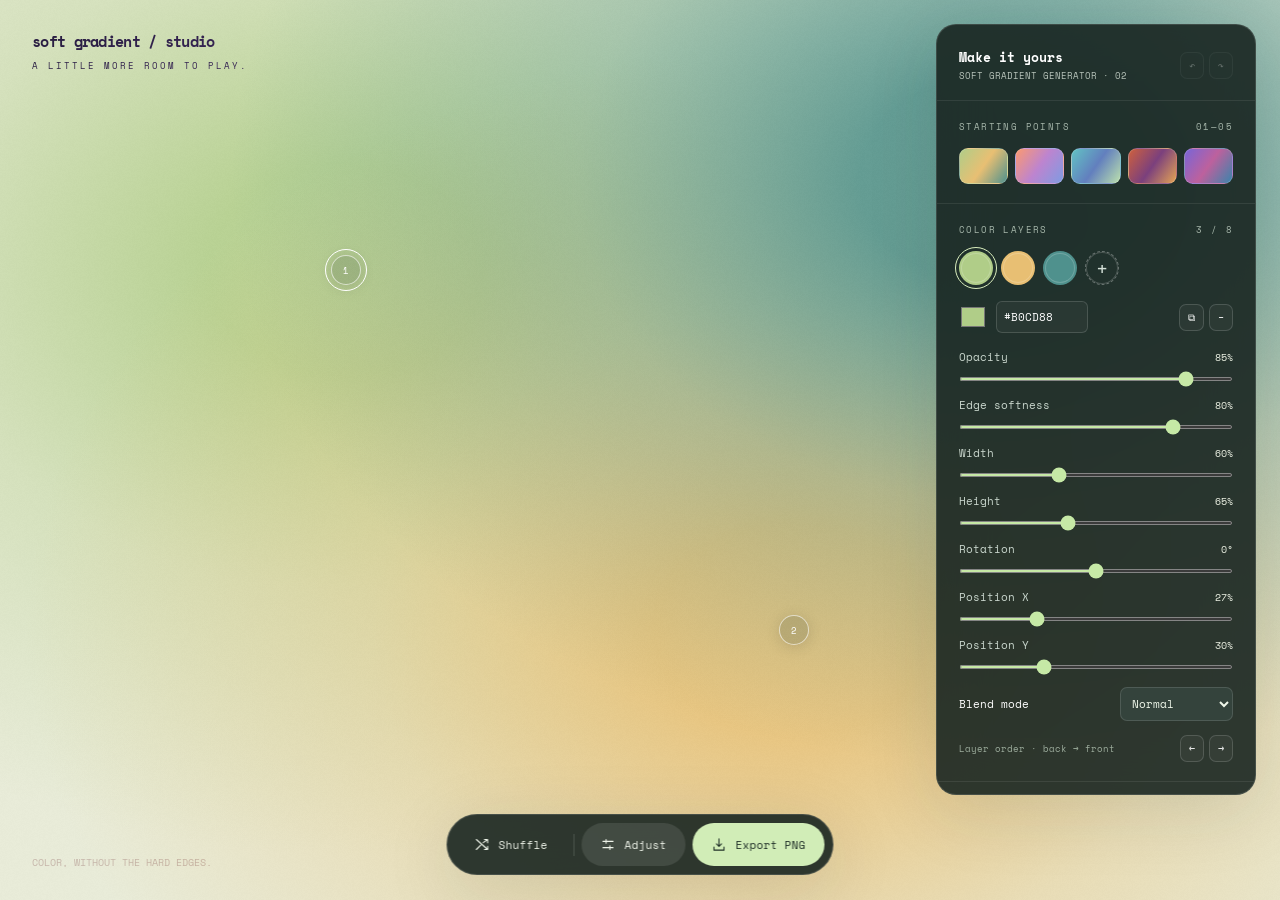
<file: soft-gradient-generator/index.html>
<!doctype html><html lang="en"><head><meta charset="utf-8"><meta name="viewport" content="width=device-width,initial-scale=1"><meta name="theme-color" content="#243530"><title>Soft Gradient Studio</title><style>
@import url('https://fonts.googleapis.com/css2?family=Space+Mono:wght@400;700&display=swap');
*{box-sizing:border-box}body{margin:0;background:#e6eddb;color:#fff;font:11px 'Space Mono',monospace}button,input,select{font:inherit}button,select,input[type=color]{cursor:pointer}button{color:inherit}button:focus-visible,input:focus-visible,select:focus-visible{outline:2px solid #dbfaaa;outline-offset:4px}#art{position:fixed;inset:0;width:100%;height:100%}.brand{position:fixed;top:30px;left:32px;color:#23362f;pointer-events:none}.brand,.tag{color:#fff;mix-blend-mode:difference}.brand b{font-size:15px;letter-spacing:-.7px}.brand small{display:block;margin-top:7px;letter-spacing:2px;font-size:9px}.tag{position:fixed;bottom:30px;left:32px;color:#23362f;font-size:10px}.glass{background:rgba(25,37,33,.9);border:1px solid #ffffff20;box-shadow:0 16px 70px #14261c20;backdrop-filter:blur(24px)}.panel{position:fixed;right:24px;top:24px;bottom:105px;width:320px;border-radius:20px;overflow:auto;scrollbar-width:thin;scrollbar-color:#738276 transparent;transition:opacity .2s,transform .2s}.panel.hidden{opacity:0;pointer-events:none;transform:translateX(25px)}header{padding:22px 22px 17px;border-bottom:1px solid #ffffff15;display:flex;align-items:center;justify-content:space-between}header b{font-size:13px}header small{color:#b9c5bc;font-size:9px}.section{padding:19px 22px;border-bottom:1px solid #ffffff15}.heading{display:flex;align-items:center;justify-content:space-between;margin-bottom:15px;text-transform:uppercase;letter-spacing:1.4px;font-size:9px;color:#a8b8ac}.row{display:flex;gap:8px;align-items:center}.row.spread{justify-content:space-between}.quiet{border:1px solid #ffffff26;background:#ffffff09;border-radius:7px;padding:7px 9px}.quiet:hover{background:#ffffff18}.presets{display:grid;grid-template-columns:repeat(5,1fr);gap:7px}.preset{border:1px solid #ffffff30;height:36px;border-radius:9px;position:relative}.preset:hover{outline:2px solid #ccedaa}.swatches{display:flex;gap:8px;flex-wrap:wrap;margin-bottom:16px}.swatch{width:34px;height:34px;border:2px solid transparent;border-radius:50%;box-shadow:inset 0 0 0 1px #ffffff30}.swatch.active{outline:1px solid #d9edbd;outline-offset:3px}.swatch.add{background:transparent;border:1px dashed #ffffff55;font-size:20px;color:#d4e0d8}.colorwrap{display:flex;gap:9px;align-items:center}input[type=color]{padding:0;border:0;background:transparent;width:28px;height:28px}input[type=text]{background:#ffffff09;border:1px solid #ffffff25;color:white;border-radius:6px;padding:7px;width:92px}select{border:1px solid #ffffff20;border-radius:7px;background:#34433c;color:#eef6e9;padding:7px;max-width:150px}label.control{display:block;margin-top:16px}label.control .row{justify-content:space-between;color:#c9d6cd}output{color:#f0f5e7;font-size:10px}input[type=range]{display:block;width:100%;height:4px;margin:12px 0 2px;accent-color:#c6e9a6;cursor:pointer}.subtle{color:#9faf9f;font-size:9px;line-height:1.7}.dock{position:fixed;bottom:25px;left:50%;transform:translateX(-50%);display:flex;align-items:center;gap:7px;padding:8px;border-radius:40px;white-space:nowrap}.dock button{height:43px;padding:0 19px;border:0;border-radius:30px;background:transparent;color:#eef4e9;display:flex;align-items:center;gap:9px}.dock button:hover{background:#ffffff15}.dock button.primary{background:#d1edb7;color:#203028}.dock button.active{background:#ffffff1a}.dock svg{width:15px;height:15px;stroke:currentColor;fill:none;stroke-width:1.7;stroke-linecap:round;stroke-linejoin:round}.divider{width:1px;height:22px;background:#ffffff25}.point{position:fixed;transform:translate(-50%,-50%);width:30px;height:30px;border:1px solid #fff9;border-radius:50%;background:#23352d26;color:white;box-shadow:0 2px 15px #0002;touch-action:none;cursor:grab;font-size:9px}.point.active{outline:1px solid white;outline-offset:5px}.point:active{cursor:grabbing}.point.off{display:none}#toast{position:fixed;bottom:92px;left:50%;transform:translateX(-50%);padding:10px 18px;border-radius:30px;background:#24382fed;color:white;opacity:0;pointer-events:none;transition:.2s;z-index:10}#toast.show{opacity:1}.mini{font-size:10px;padding:5px 8px}.tools{display:flex;gap:5px}.panel footer{padding:16px 22px;color:#9faf9f;font-size:9px}#undo:disabled,#redo:disabled{opacity:.3;cursor:default}@media(max-width:700px){.brand{top:20px;left:20px}.brand small{font-size:8px}.panel{top:83px;right:14px;bottom:97px;width:min(310px,calc(100vw - 28px));background:rgba(25,37,33,.94)}.dock{bottom:18px;gap:2px;padding:6px;max-width:calc(100vw - 20px)}.dock button{padding:0 12px;font-size:10px;height:42px}.tag{display:none}.dock .divider{display:none}}@media(prefers-reduced-motion:reduce){*{transition:none!important}}
</style></head><body>
<canvas id="art" aria-label="Live gradient preview"></canvas><div class="brand"><b>soft gradient / studio</b><small>A LITTLE MORE ROOM TO PLAY.</small></div><div id="points"></div><div class="tag">COLOR, WITHOUT THE HARD EDGES.</div>
<aside class="panel glass" id="panel" aria-label="Gradient settings"><header><div><b>Make it yours</b><br><small>SOFT GRADIENT GENERATOR · 02</small></div><div class="tools"><button class="quiet mini" id="undo" title="Undo" aria-label="Undo">↶</button><button class="quiet mini" id="redo" title="Redo" aria-label="Redo">↷</button></div></header>
<section class="section"><div class="heading">Starting points <span>01—05</span></div><div class="presets" id="presets"></div></section>
<section class="section"><div class="heading">Color layers <span id="count"></span></div><div class="swatches" id="swatches"></div><div class="row spread"><div class="colorwrap"><input id="color" type="color" aria-label="Layer color"><input id="hex" type="text" aria-label="Layer hex color" maxlength="7" spellcheck="false"></div><div class="tools"><button class="quiet mini" id="duplicate" title="Duplicate layer" aria-label="Duplicate layer">⧉</button><button class="quiet mini" id="remove" title="Remove layer" aria-label="Remove layer">−</button></div></div><div id="layerControls"></div><div class="row spread" style="margin-top:18px"><label for="blend">Blend mode</label><select id="blend"><option value="source-over">Normal</option><option>screen</option><option>multiply</option><option>overlay</option><option>soft-light</option><option>color-dodge</option><option>difference</option></select></div><div class="row spread" style="margin-top:14px"><span class="subtle">Layer order · back → front</span><div class="tools"><button class="quiet mini" id="back" title="Move layer backward" aria-label="Move layer backward">←</button><button class="quiet mini" id="forward" title="Move layer forward" aria-label="Move layer forward">→</button></div></div></section>
<section class="section"><div class="heading">The whole picture</div><div class="row spread"><label for="base">Background</label><div class="row"><input id="base" type="color" aria-label="Background color"><button class="quiet mini" id="light">Light</button><button class="quiet mini" id="dark">Dark</button></div></div><div id="globalControls"></div><label class="row spread" style="margin-top:19px"><span>Drag color points</span><input id="handles" type="checkbox" checked></label><p class="subtle">Move the numbered points directly on the canvas. Fine-tune their position with the sliders.</p></section>
<section class="section"><div class="heading">Take it with you</div><div class="row spread"><label for="resolution">PNG size</label><select id="resolution"><option value="1">Screen size</option><option value="2">2× screen</option><option value="4k">4K long edge</option></select></div><div class="row" style="margin-top:13px"><button class="quiet" id="save">Save recipe</button><button class="quiet" id="load">Load recipe</button><input type="file" id="file" accept="application/json,.json" hidden></div></section><footer>Autosaved on this device. Yours to experiment with.</footer></aside>
<nav class="dock glass" aria-label="Gradient actions"><button id="shuffle"><svg viewBox="0 0 24 24"><path d="m3 4 18 16m-5 0h5v-5M3 20l7-7m4-4 7-5m-5 0h5v5"/></svg>Shuffle</button><div class="divider"></div><button id="edit" class="active" aria-expanded="true" aria-controls="panel"><svg viewBox="0 0 24 24"><path d="M4 7h16M4 17h16M9 4v6m6 4v6"/></svg>Adjust</button><button id="download" class="primary"><svg viewBox="0 0 24 24"><path d="M12 3v12m-4-4 4 4 4-4M4 16v5h16v-5"/></svg>Export PNG</button></nav><div id="toast" role="status"></div>
<script>
const $=id=>document.getElementById(id),clone=o=>JSON.parse(JSON.stringify(o));
const palettes=[{name:'Meadow',base:'#e8ebd8',colors:['#b0cd88','#e8bf73','#4f918d']},{name:'Afterglow',base:'#ead4d9',colors:['#fb9971','#bd84cf','#7f9be2']},{name:'Tidal',base:'#d5e9e7',colors:['#62c2c4','#627fbe','#bbe0ae']},{name:'Ember',base:'#241e2c',colors:['#cd603e','#7b407d','#e4a354']},{name:'Iris',base:'#201e38',colors:['#7965d7','#bd619d','#3a84ac']}];
function layer(color,i=0){return{color,x:[27,62,78][i%3],y:[30,70,20][i%3],width:60,height:65,opacity:85,softness:80,rotation:0,blend:'source-over'}}
function preset(i){let p=palettes[i];return{base:p.base,strength:100,grain:1,layers:p.colors.map(layer)}}
let state=preset(0),selected=0,history=[],future=[],showPoints=true,pending=false;
function valid(s){return s&&/^#[0-9a-f]{6}$/i.test(s.base)&&Number.isFinite(s.strength)&&s.strength>=0&&s.strength<=100&&Number.isFinite(s.grain)&&s.grain>=0&&s.grain<=15&&Array.isArray(s.layers)&&s.layers.length>=1&&s.layers.length<=8&&s.layers.every(l=>/^#[0-9a-f]{6}$/i.test(l.color)&&['source-over','screen','multiply','overlay','soft-light','color-dodge','difference'].includes(l.blend)&&[['x',0,100],['y',0,100],['width',10,150],['height',10,150],['opacity',0,100],['softness',0,100],['rotation',-180,180]].every(([k,a,b])=>Number.isFinite(l[k])&&l[k]>=a&&l[k]<=b))}
try{let s=JSON.parse(localStorage.getItem('soft-gradient-studio'));if(valid(s))state=s}catch{}
function remember(){history.push(clone(state));if(history.length>60)history.shift();future=[];buttons()}
function buttons(){$('undo').disabled=!history.length;$('redo').disabled=!future.length}
function persist(){try{localStorage.setItem('soft-gradient-studio',JSON.stringify(state))}catch{}}
function toast(t){$('toast').textContent=t;$('toast').classList.add('show');clearTimeout(toast.timer);toast.timer=setTimeout(()=>$('toast').classList.remove('show'),2300)}
function rgba(hex,a){return `rgba(${parseInt(hex.slice(1,3),16)},${parseInt(hex.slice(3,5),16)},${parseInt(hex.slice(5,7),16)},${a})`}
// A shared canvas renderer keeps exported layers, blend modes and grain identical to the preview.
function render(canvas,w,h){canvas.width=w;canvas.height=h;let ctx=canvas.getContext('2d');ctx.fillStyle=state.base;ctx.fillRect(0,0,w,h);for(let l of state.layers){ctx.save();ctx.globalCompositeOperation=l.blend;ctx.translate(l.x*w/100,l.y*h/100);ctx.rotate(l.rotation*Math.PI/180);ctx.scale(l.width*w/100,l.height*h/100);let g=ctx.createRadialGradient(0,0,0,0,0,1),a=l.opacity*state.strength/10000,core=(1-l.softness/100)*.9;g.addColorStop(0,rgba(l.color,a));g.addColorStop(Math.max(.001,core),rgba(l.color,a));g.addColorStop(core+(1-core)*.45,rgba(l.color,a*.4));g.addColorStop(1,rgba(l.color,0));ctx.fillStyle=g;ctx.fillRect(-1,-1,2,2);ctx.restore()}if(state.grain){let im=ctx.getImageData(0,0,w,h),d=im.data;let seed=77123;for(let i=0;i<d.length;i+=4){seed=(Math.imul(seed,1664525)+1013904223)>>>0;let n=((seed/4294967296)-.5)*state.grain*3;d[i]+=n;d[i+1]+=n;d[i+2]+=n}ctx.putImageData(im,0,0)}}
function draw(){if(pending)return;pending=true;requestAnimationFrame(()=>{pending=false;let ratio=Math.min(devicePixelRatio||1,1.5),w=Math.round(innerWidth*ratio),h=Math.round(innerHeight*ratio);render($('art'),w,h);persist()})}
function slider(parent,key,label,min,max,suffix,global=false){let node=document.createElement('label');node.className='control';node.innerHTML=`<span class="row"><span>${label}</span><output id="v-${key}"></output></span><input id="s-${key}" type="range" min="${min}" max="${max}" aria-label="${label}">`;$(parent).append(node);let input=$('s-'+key);input.addEventListener('pointerdown',remember);input.addEventListener('keydown',e=>{if(['ArrowLeft','ArrowRight','ArrowUp','ArrowDown','Home','End','PageUp','PageDown'].includes(e.key))remember()});input.oninput=()=>{(global?state:state.layers[selected])[key]=+input.value;$('v-'+key).textContent=input.value+suffix;updatePoints();draw()};input.dataset.suffix=suffix;input.dataset.global=global}
[['opacity','Opacity',0,100,'%'],['softness','Edge softness',0,100,'%'],['width','Width',10,150,'%'],['height','Height',10,150,'%'],['rotation','Rotation',-180,180,'°'],['x','Position X',0,100,'%'],['y','Position Y',0,100,'%']].forEach(a=>slider('layerControls',...a));slider('globalControls','strength','Overall blend',0,100,'%',true);slider('globalControls','grain','Grain',0,15,'%',true);
function sync(){selected=Math.min(selected,state.layers.length-1);let l=state.layers[selected];$('color').value=l.color;$('hex').value=l.color.toUpperCase();$('base').value=state.base;$('blend').value=l.blend;$('count').textContent=state.layers.length+' / 8';document.querySelectorAll('input[type=range]').forEach(i=>{let k=i.id.slice(2);i.value=(i.dataset.global==='true'?state:l)[k];$('v-'+k).textContent=i.value+i.dataset.suffix});$('swatches').replaceChildren();state.layers.forEach((l,i)=>{let b=document.createElement('button');b.className='swatch'+(i===selected?' active':'');b.style.background=l.color;b.title='Layer '+(i+1);b.setAttribute('aria-label','Select layer '+(i+1));b.onclick=()=>{selected=i;sync()};$('swatches').append(b)});if(state.layers.length<8){let b=document.createElement('button');b.className='swatch add';b.textContent='+';b.title='Add color layer';b.setAttribute('aria-label','Add color layer');b.onclick=()=>{remember();state.layers.push(layer('#dec3e6',state.layers.length));selected=state.layers.length-1;sync()};$('swatches').append(b)}$('remove').disabled=state.layers.length===1;$('duplicate').disabled=state.layers.length===8;makePoints();buttons();draw()}
function updatePoints(){[...$('points').children].forEach((p,i)=>{let l=state.layers[i];p.style.left=l.x+'%';p.style.top=l.y+'%';p.classList.toggle('off',!showPoints)})}
function makePoints(){$('points').replaceChildren();state.layers.forEach((l,i)=>{let p=document.createElement('button');p.className='point'+(i===selected?' active':'');p.textContent=i+1;p.setAttribute('aria-label','Move layer '+(i+1));p.onpointerdown=e=>{remember();selected=i;document.querySelectorAll('.point').forEach(q=>q.classList.remove('active'));p.classList.add('active');p.setPointerCapture(e.pointerId)};p.onpointermove=e=>{if(!p.hasPointerCapture(e.pointerId))return;l.x=Math.round(Math.max(0,Math.min(100,e.clientX/innerWidth*100)));l.y=Math.round(Math.max(0,Math.min(100,e.clientY/innerHeight*100)));for(let k of ['x','y']){$('s-'+k).value=l[k];$('v-'+k).textContent=l[k]+'%'}updatePoints();draw()};p.onpointerup=()=>sync();p.onpointercancel=()=>sync();p.onkeydown=e=>{if(e.key.startsWith('Arrow')){e.preventDefault();remember();selected=i;let k=['ArrowLeft','ArrowRight'].includes(e.key)?'x':'y';l[k]=Math.max(0,Math.min(100,l[k]+(['ArrowLeft','ArrowUp'].includes(e.key)?-1:1)));sync()}};$('points').append(p)});updatePoints()}
palettes.forEach((p,i)=>{let b=document.createElement('button');b.className='preset';b.style.background=`linear-gradient(125deg,${p.colors.join(',')})`;b.title=p.name;b.setAttribute('aria-label',p.name+' preset');b.onclick=()=>{remember();state=preset(i);selected=0;sync();toast(p.name+' palette')};$('presets').append(b)});
$('color').onfocus=remember;$('color').oninput=()=>{state.layers[selected].color=$('color').value;$('hex').value=$('color').value.toUpperCase();$('swatches').children[selected].style.background=$('color').value;draw()};$('hex').onchange=()=>{if(/^#[0-9a-f]{6}$/i.test($('hex').value)){remember();state.layers[selected].color=$('hex').value;sync()}else{toast('Use a six-digit hex color, like #A8C687');$('hex').value=state.layers[selected].color}};
$('base').onfocus=remember;$('base').oninput=()=>{state.base=$('base').value;draw()};$('blend').onchange=()=>{remember();state.layers[selected].blend=$('blend').value;draw()};['light','dark'].forEach(k=>$(k).onclick=()=>{remember();state.base=k==='light'?'#f0efe7':'#1a2026';sync()});$('handles').onchange=()=>{showPoints=$('handles').checked;updatePoints()};$('duplicate').onclick=()=>{if(state.layers.length===8)return;remember();let l=clone(state.layers[selected]);l.x=(l.x+10)%101;state.layers.splice(++selected,0,l);sync()};$('remove').onclick=()=>{if(state.layers.length===1)return;remember();state.layers.splice(selected,1);sync()};for(let [id,delta] of [['back',-1],['forward',1]])$(id).onclick=()=>{let j=selected+delta;if(j<0||j>=state.layers.length)return;remember();[state.layers[j],state.layers[selected]]=[state.layers[selected],state.layers[j]];selected=j;sync()};
$('undo').onclick=()=>{if(!history.length)return;future.push(clone(state));state=history.pop();sync()};$('redo').onclick=()=>{if(!future.length)return;history.push(clone(state));state=future.pop();sync()};$('shuffle').onclick=()=>{remember();let p=palettes[Math.floor(Math.random()*palettes.length)];state.base=p.base;state.layers.forEach((l,i)=>{l.color=p.colors[i%p.colors.length];l.x=Math.round(10+Math.random()*80);l.y=Math.round(10+Math.random()*80)});sync();toast('Fresh palette, same settings')};$('edit').onclick=()=>{let hidden=$('panel').classList.toggle('hidden');$('panel').inert=hidden;$('edit').classList.toggle('active',!hidden);$('edit').setAttribute('aria-expanded',!hidden)};
function download(blob,name){let u=URL.createObjectURL(blob),a=document.createElement('a');a.href=u;a.download=name;a.click();setTimeout(()=>URL.revokeObjectURL(u),10000)}
$('download').onclick=()=>{let v=$('resolution').value,scale=v==='4k'?3840/Math.max(innerWidth,innerHeight):+v,w=Math.round(innerWidth*scale),h=Math.round(innerHeight*scale);let c=document.createElement('canvas');$('download').disabled=true;toast('Rendering '+w+' × '+h+'…');setTimeout(()=>{try{render(c,w,h);c.toBlob(b=>{if(b){download(b,'soft-gradient-'+w+'x'+h+'.png');toast('PNG ready · '+w+' × '+h)}else toast('Export failed. Try screen size.');$('download').disabled=false},'image/png')}catch{toast('Export failed. Try screen size.');$('download').disabled=false}},50)};
$('save').onclick=()=>download(new Blob([JSON.stringify(state,null,2)],{type:'application/json'}),'soft-gradient-recipe.json');$('load').onclick=()=>$('file').click();$('file').onchange=async()=>{try{let f=$('file').files[0];if(!f)return;if(f.size>100000)throw Error();let s=JSON.parse(await f.text());if(!valid(s))throw Error();remember();state=s;selected=0;sync();toast('Recipe loaded')}catch{toast('That file is not a valid gradient recipe.')}finally{$('file').value=''}};window.addEventListener('resize',draw);sync();
</script></body></html>
</file>
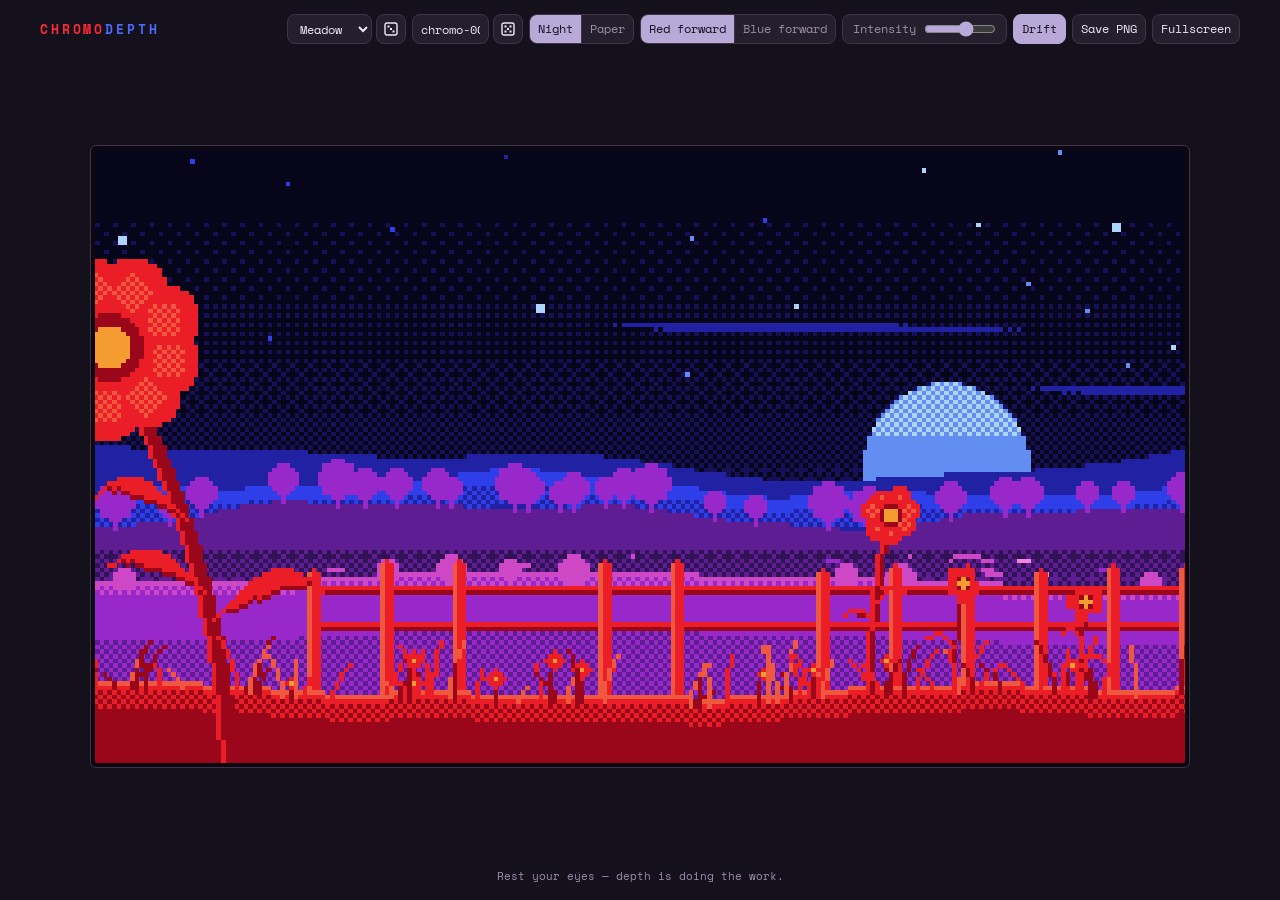
<file: chromodepth.html>
<!doctype html>
<html lang="en">
<head>
<meta charset="utf-8">
<meta name="viewport" content="width=device-width,initial-scale=1,viewport-fit=cover">
<title>CHROMODEPTH</title>
<link rel="preconnect" href="https://fonts.googleapis.com">
<link rel="preconnect" href="https://fonts.gstatic.com" crossorigin>
<link href="https://fonts.googleapis.com/css2?family=Space+Mono:wght@400;700&display=swap" rel="stylesheet">
<style>
  :root{
    --page:#14101C; --surface:#2A2233; --surface-2:#251F2D; --line:#3D3448;
    --muted:#9B8FA8; --text:#EDE8F5; --moon:#B9A9D9;
  }
  *{box-sizing:border-box}
  html,body{height:100%}
  body{
    margin:0; background:var(--page); color:var(--text);
    font:12px/1.4 'Space Mono',ui-monospace,Menlo,monospace;
    min-height:100dvh; display:flex; flex-direction:column;
    -webkit-font-smoothing:antialiased;
  }
  header{
    width:100%; max-width:1232px; margin:0 auto; padding:14px 16px 12px;
    display:flex; flex-wrap:wrap; align-items:center; gap:8px 6px;
  }
  h1{
    margin:0 auto 0 0; font-size:13px; font-weight:700; letter-spacing:.22em; white-space:nowrap;
    padding-right:10px;
  }
  h1 .r{color:#FF2A36} h1 .b{color:#4A6BFF}
  .grp{display:inline-flex; align-items:center; gap:4px}
  button,select,input[type=text]{
    font:inherit; color:var(--text); background:var(--surface-2);
    border:1px solid var(--line); border-radius:8px; height:30px; padding:0 8px;
    transition:background .15s, border-color .15s, color .15s;
  }
  button{cursor:pointer; white-space:nowrap}
  button:hover,select:hover{background:var(--surface)}
  button:active{transform:translateY(1px)}
  :focus-visible{outline:2px solid var(--moon); outline-offset:2px}
  select{cursor:pointer; padding-right:6px}
  input[type=text]{width:11ch; min-width:0}
  .dice{width:30px; padding:0; display:inline-grid; place-items:center}
  .dice svg{display:block}
  .seg{display:inline-flex; border:1px solid var(--line); border-radius:8px; overflow:hidden; background:var(--surface-2)}
  .seg button{border:0; border-radius:0; background:transparent; color:var(--muted); height:28px}
  .seg button+button{border-left:1px solid var(--line)}
  .seg button:hover{color:var(--text)}
  [aria-pressed=true]{background:var(--moon)!important; color:#14101C!important; border-color:var(--moon)}
  .seg [aria-pressed=true]{border-color:var(--line)}
  label.rng{display:inline-flex; align-items:center; gap:8px; height:30px; padding:0 10px;
    border:1px solid var(--line); border-radius:8px; background:var(--surface-2); color:var(--muted)}
  input[type=range]{width:72px; accent-color:var(--moon); margin:0}
  main{flex:1; display:grid; place-items:center; padding:0 16px; min-height:0}
  .frame{
    width:100%; max-width:min(1100px, calc((100dvh - 132px) * 16 / 9));
    min-width:min(100%, 320px);
    border:1px solid var(--line); border-radius:6px; padding:4px; background:#0B0812;
  }
  canvas{
    display:block; width:100%; height:auto; aspect-ratio:16/9; border-radius:2px;
    image-rendering:crisp-edges; image-rendering:pixelated;
    touch-action:none; cursor:crosshair;
  }
  .frame:fullscreen{max-width:none; border:0; border-radius:0; padding:0; background:#000; display:grid; place-items:center}
  .frame:fullscreen canvas{width:min(100vw, 177.78vh); border-radius:0}
  footer{padding:12px 16px 16px; text-align:center; color:var(--muted); font-size:11px}
  @media (max-width:520px){
    header{padding:12px 12px 10px}
    h1{flex-basis:100%}
    main{padding:0 12px; place-items:start center}
    input[type=text]{width:11ch}
    input[type=range]{width:74px}
  }
</style>
</head>
<body>
<header>
  <h1><span class="r">CHROMO</span><span class="b">DEPTH</span></h1>
  <span class="grp">
    <select id="mood" aria-label="Mood"></select>
    <button class="dice" id="moodDice" aria-label="Random mood" title="Random mood"><svg width="14" height="14" viewBox="0 0 14 14" aria-hidden="true"><rect x="1" y="1" width="12" height="12" rx="2" fill="none" stroke="currentColor" stroke-width="1.4"/><g fill="currentColor"><rect x="3.5" y="3.5" width="2" height="2"/><rect x="8.5" y="8.5" width="2" height="2"/><rect x="6" y="6" width="2" height="2"/></g></svg></button>
  </span>
  <span class="grp">
    <input type="text" id="seed" aria-label="Seed" placeholder="seed" spellcheck="false" autocomplete="off" maxlength="32">
    <button class="dice" id="seedDice" aria-label="Random seed" title="Random seed"><svg width="14" height="14" viewBox="0 0 14 14" aria-hidden="true"><rect x="1" y="1" width="12" height="12" rx="2" fill="none" stroke="currentColor" stroke-width="1.4"/><g fill="currentColor"><rect x="3.5" y="3.5" width="2" height="2"/><rect x="8.5" y="3.5" width="2" height="2"/><rect x="6" y="6" width="2" height="2"/><rect x="3.5" y="8.5" width="2" height="2"/><rect x="8.5" y="8.5" width="2" height="2"/></g></svg></button>
  </span>
  <span class="seg" role="group" aria-label="Ground">
    <button data-ground="night">Night</button><button data-ground="paper">Paper</button>
  </span>
  <span class="seg" role="group" aria-label="Direction">
    <button data-dir="red">Red forward</button><button data-dir="blue">Blue forward</button>
  </span>
  <label class="rng">Intensity <input type="range" id="intensity" min="0" max="100" step="1"></label>
  <button id="drift">Drift</button>
  <button id="save">Save PNG</button>
  <button id="full">Fullscreen</button>
</header>
<main>
  <div class="frame" id="frame"><canvas id="view" width="960" height="540" role="img" aria-label="Generated chromostereopsis pixel scene"></canvas></div>
</main>
<footer>Rest your eyes — depth is doing the work.</footer>

<script>
(() => {
'use strict';

/* ───────────────────────── GRID ─────────────────────────
   The scene lives on a 240x135 grid of chunky pixels. Each depth layer is
   generated M pixels wider than the view on every side so layers can slide
   against each other without showing an edge. The visible canvas has a 4x
   backing store (960x540): every chunky pixel is a crisp 4x4 block, and a
   layer can sit a quarter of a chunky pixel off its neighbours. */
const VW = 240, VH = 135, M = 8, GW = VW + M * 2, GH = VH + M * 2, S = 4;
const FAR = 0, MID = 1, NEAR = 2;

/* ───────────────────── FAMILY DISCIPLINE ─────────────────────
   A layer never stores a colour. It stores a SHADE STEP, 1..5 (0 = empty):
     1 whisper · 2 quiet · 3 body (the pure saturated hue) · 4 strong · 5 the one hot highlight
   The step only becomes a colour at paint time, through the family that the
   layer's depth role is wearing right now:
     Red forward : FAR = blue,  MID = violet, NEAR = red
     Blue forward: FAR = red,   MID = violet, NEAR = blue
   So a scene element cannot cross families, there is no way to write
   "a red pixel" into the FAR layer. Swapping Direction or Ground re-colours
   the very same grid. On Paper the ramp runs pale -> deep instead of
   deep -> light, so step 1 is always the one closest to the ground. */
const PAL = {
  night: {
    ground: '#06051A',
    blue:   ['#15105E', '#1F1FB4', '#2A3CFF', '#5C8DFF', '#A8D4FF'],
    violet: ['#33105C', '#63189E', '#A021D9', '#D940D0', '#FF7FE0'],
    red:    ['#5A0010', '#A80016', '#FF1420', '#FF5136', '#FF9A1F'],
  },
  paper: {
    ground: '#F3E8CE',
    blue:   ['#B9C6EE', '#6F8DF2', '#1F36F0', '#151A9A', '#00A2FF'],
    violet: ['#D9B8E6', '#B36AD6', '#9320CC', '#561390', '#FF2BB8'],
    red:    ['#F2B6A6', '#F06A5A', '#EE1220', '#9C0014', '#FF6A00'],
  },
};
const familyOf = (role, dir) =>
  role === MID ? 'violet' : (role === NEAR) === (dir === 'red') ? 'red' : 'blue';

/* ───────────────────────── SEED ───────────────────────── */
function hashStr(s) {
  let h = 1779033703 ^ s.length;
  for (let i = 0; i < s.length; i++) {
    h = Math.imul(h ^ s.charCodeAt(i), 3432918353);
    h = (h << 13) | (h >>> 19);
  }
  h = Math.imul(h ^ (h >>> 16), 2246822507);
  h = Math.imul(h ^ (h >>> 13), 3266489909);
  return (h ^ (h >>> 16)) >>> 0;
}
function mulberry32(a) {
  return function () {
    a |= 0; a = (a + 0x6D2B79F5) | 0;
    let t = Math.imul(a ^ (a >>> 15), 1 | a);
    t = (t + Math.imul(t ^ (t >>> 7), 61 | t)) ^ t;
    return ((t ^ (t >>> 14)) >>> 0) / 4294967296;
  };
}

/* ───────────────────── PIXEL TOOLKIT ───────────────────── */
const BAYER = [0, 8, 2, 10, 12, 4, 14, 6, 3, 11, 1, 9, 15, 7, 13, 5];
// Ordered dither: true for a fraction t of pixels. t = .5 is a plain checker.
const dz = (x, y, t) => BAYER[((y & 3) << 2) | (x & 3)] < t * 16;

class Layer {
  constructor() { this.b = new Uint8Array(GW * GH); this.mask = null; this.flip = false; }
  // View coordinates: (0,0) is the top-left visible pixel, negatives are margin.
  set(x, y, s) {
    x = Math.floor(x); y = Math.floor(y);
    if (this.flip) x = VW - 1 - x;
    const gx = x + M, gy = y + M;
    if (gx < 0 || gy < 0 || gx >= GW || gy >= GH) return;
    const i = gy * GW + gx;
    this.b[i] = s;
    if (this.mask) this.mask[i] = 0;
  }
  get(x, y) {
    x = Math.floor(x); y = Math.floor(y);
    if (this.flip) x = VW - 1 - x;
    const gx = x + M, gy = y + M;
    if (gx < 0 || gy < 0 || gx >= GW || gy >= GH) return 0;
    return this.b[gy * GW + gx];
  }
  rect(x, y, w, h, s) {
    x = Math.round(x); y = Math.round(y);
    const fn = typeof s === 'function' ? s : null;
    for (let j = 0; j < h; j++) for (let i = 0; i < w; i++) {
      const v = fn ? fn(x + i, y + j, i, j) : s;
      if (v) this.set(x + i, y + j, v);
    }
  }
  // s: shade, or (dx, dy, x, y) => shade | 0 to skip
  disc(cx, cy, r, s) {
    cx = Math.round(cx); cy = Math.round(cy);
    const R = Math.ceil(r), lim = r * r + r * 0.6, fn = typeof s === 'function' ? s : null;
    for (let dy = -R; dy <= R; dy++) for (let dx = -R; dx <= R; dx++) {
      if (dx * dx + dy * dy > lim) continue;
      const v = fn ? fn(dx, dy, cx + dx, cy + dy) : s;
      if (v) this.set(cx + dx, cy + dy, v);
    }
  }
  line(x0, y0, x1, y1, s) {
    x0 = Math.round(x0); y0 = Math.round(y0); x1 = Math.round(x1); y1 = Math.round(y1);
    const dx = Math.abs(x1 - x0), dy = -Math.abs(y1 - y0), sx = x0 < x1 ? 1 : -1, sy = y0 < y1 ? 1 : -1;
    let e = dx + dy;
    for (;;) {
      this.set(x0, y0, s);
      if (x0 === x1 && y0 === y1) break;
      const e2 = 2 * e;
      if (e2 >= dy) { e += dy; x0 += sx; }
      if (e2 <= dx) { e += dx; y0 += sy; }
    }
  }
  // Fill under a height profile h[] (one top-y per grid column) down to yb.
  // fn(x, y, depthBelowTop, gx) => shade | 0
  field(h, yb, fn) {
    for (let gx = 0; gx < GW; gx++) {
      const x = gx - M, top = h[gx];
      const bot = typeof yb === 'function' ? yb(x, gx) : yb;
      for (let y = top; y <= bot; y++) {
        const v = typeof fn === 'function' ? fn(x, y, y - top, gx) : fn;
        if (v) this.set(x, y, v);
      }
    }
  }
}

// Height profiles, indexed by grid column (view x + M).
function smooth(R, base, amp, f) {
  const p1 = R() * 6.283, p2 = R() * 6.283, p3 = R() * 6.283, f1 = f * (0.7 + R() * 0.6);
  const h = new Array(GW);
  for (let i = 0; i < GW; i++)
    h[i] = Math.round(base + amp * (Math.sin(i * f1 + p1) * 0.6 + Math.sin(i * f1 * 2.3 + p2) * 0.28 + Math.sin(i * f1 * 4.7 + p3) * 0.12));
  return h;
}
function jagged(R, base, amp, rough) {
  const n = 257, a = new Float32Array(n);
  a[0] = (R() - 0.5) * amp; a[n - 1] = (R() - 0.5) * amp;
  for (let step = n - 1, sc = amp; step > 1; step >>= 1, sc *= rough) {
    const half = step >> 1;
    for (let i = half; i < n; i += step) a[i] = (a[i - half] + a[i + half]) / 2 + (R() - 0.5) * sc;
  }
  const h = new Array(GW);
  for (let i = 0; i < GW; i++) h[i] = Math.round(base + a[i]);
  return h;
}

/* ───────────────────── FAR BAND PARTS ───────────────────── */
// Sky: step 1 only, dithered denser toward the horizon in 8 hard bands.
function sky(sc, yh, glow) {
  const L = sc.far;
  for (let y = -M; y < VH + M; y++) {
    const t = Math.min(1, (y + M) / (yh + M));
    const v = Math.floor(Math.pow(t, 1.8) * glow * 8 + 0.5) / 8;
    if (v <= 0) continue;
    for (let x = -M; x < VW + M; x++) if (dz(x, y, v)) L.set(x, y, 1);
  }
}
function sunDisc(sc, cx, cy, r, kind, U) {
  const L = sc.far;
  sc.discX = L.flip ? VW - 1 - cx : cx;
  if (kind === 'sun') {
    // Retro sun: slits opening toward the bottom, light dithered into the top.
    const slit = dy => {
      const u = dy / r;
      return (u > 0.20 && u < 0.27) || (u > 0.42 && u < 0.53) || (u > 0.66 && u < 0.80);
    };
    L.disc(cx, cy, r, (dx, dy, x, y) => {
      if (slit(dy)) return 0;
      const u = dy / r;
      if (u < -0.35) return dz(x, y, 0.5) ? 5 : 4;
      if (u > 0.55) return dz(x, y, 0.5) ? 3 : 4;
      return 4;
    });
  } else {
    L.disc(cx, cy, r, (dx, dy, x, y) => {
      const lit = (dx + r * 0.3) * (dx + r * 0.3) + (dy + r * 0.3) * (dy + r * 0.3) < r * r * 0.34;
      if (lit) return dz(x, y, 0.25) ? 5 : 4;
      if (dx > r * 0.42) return dz(x, y, 0.5) ? 3 : 4;
      return 4;
    });
    const n = U.ri(3, 5);
    for (let i = 0; i < n; i++) {
      const a = U.R() * 6.283, d = U.R() * r * 0.62;
      L.disc(cx + Math.cos(a) * d, cy + Math.sin(a) * d, 0.8 + U.R() * r * 0.14, (dx, dy, x, y) => (L.get(x, y) >= 4 ? 3 : 0));
    }
  }
}
function clouds(sc, yh, n, U) {
  const L = sc.far;
  for (let k = 0; k < n; k++) {
    const y = yh - U.ri(6, 34), len = U.ri(22, 70), x = U.ri(-M, VW - 10), th = U.ri(1, 2);
    for (let j = 0; j < th; j++) {
      const inset = j * U.ri(3, 9);
      for (let i = inset; i < len - inset; i++) {
        const e = Math.min(i - inset, len - inset - 1 - i) / 7;
        if (e >= 1 || dz(x + i, y + j, e)) L.set(x + i, y + j, 2);
      }
    }
  }
}
// Stars go on last and only into open sky (steps 0/1), so nothing else in FAR
// is ever overwritten by the twinkle pass.
function stars(sc, yMax, n, U) {
  const L = sc.far, open = (x, y) => L.get(x, y) <= 1;
  for (let i = 0; i < n; i++) {
    const x = U.ri(-M, VW + M - 1), y = Math.floor(-M + Math.pow(U.R(), 1.3) * (yMax + M));
    const s = U.pick([3, 3, 3, 4, 4, 5]);
    if (!open(x, y)) continue;
    L.set(x, y, s);
    sc.stars.push({ x: L.flip ? VW - 1 - x : x, y, s, ph: U.ri(0, 30), per: U.ri(5, 11) });
  }
  const sp = U.ri(3, 6);
  for (let i = 0; i < sp; i++) {                       // a few 2px sparkles
    const x = U.ri(2, VW - 4), y = U.ri(2, Math.max(4, yMax - 14));
    if (!(open(x, y) && open(x + 1, y) && open(x, y + 1) && open(x + 1, y + 1))) continue;
    for (let j = 0; j < 2; j++) for (let k = 0; k < 2; k++) {
      L.set(x + k, y + j, 5);
      sc.stars.push({ x: L.flip ? VW - 1 - (x + k) : x + k, y: y + j, s: 5, ph: i * 7, per: 9 });
    }
  }
}

/* ───────────────────── MID BAND PARTS ───────────────────── */
// Water: a checker gradient of steps 1 and 2, plus a list of glints that the
// animation pass crawls sideways. sc.mid.mask remembers which pixels are still
// open water after everything else in MID has been drawn over it.
function water(sc, y0, y1, U) {
  const L = sc.mid;
  for (let y = y0; y <= y1; y++) {
    const t = (y - y0) / Math.max(1, y1 - y0);
    const v = Math.round((0.12 + 0.76 * t) * 8) / 8;
    for (let x = -M; x < VW + M; x++) {
      L.set(x, y, dz(x, y, v) ? 2 : 1);
      const ax = L.flip ? VW - 1 - x : x;
      L.mask[(y + M) * GW + ax + M] = 1;
    }
  }
  const n = Math.round((y1 - y0 + 1) * 3.2);
  for (let i = 0; i < n; i++) {
    const y = U.ri(y0 + 1, y1), d = (y - y0) / Math.max(1, y1 - y0);
    const column = U.ch(0.55);                           // reflection under the disc
    const spread = 5 + d * 22;
    let ax = column ? Math.round(sc.discX + (U.R() + U.R() + U.R() - 1.5) * spread) : U.ri(-M, VW + M - 1);
    const len = 1 + U.ri(0, 1 + Math.floor(d * 4));
    const s = column ? (U.ch(0.3) ? 5 : 4) : U.pick([3, 3, 4]);
    sc.glints.push({ x: ax, y, len, s });
  }
}
function pineTiny(L, x, base, h, s) {
  for (let i = 0; i < h; i++) {
    const half = Math.floor(i * 0.42 + 0.3);
    L.rect(x - half, base - h + i, half * 2 + 1, 1, s);
  }
  L.set(x, base, s);
}
function roundTree(L, x, base, r, s) {
  L.rect(x, base - 2, 1, 3, s);
  L.disc(x, base - r - 2, r, s);
}

/* ───────────────────── NEAR BAND PARTS ───────────────────── */
function ground(L, h) {
  L.field(h, VH + M, (x, y, d) => (d === 0 ? 4 : d < 2 ? 3 : d < 6 ? (dz(x, y, 0.5) ? 3 : 2) : 2));
}
function blade(L, x, base, h, lean, s, w = 1) {
  for (let i = 0; i <= h; i++) {
    const t = i / h, xx = Math.round(x + lean * t * t), ww = Math.max(1, Math.round(w * (1 - t)));
    L.rect(xx - (ww >> 1), base - i, ww, 1, s);
  }
}
function grass(L, h, n, U, tall = 11) {
  for (let i = 0; i < n; i++) {
    const x = U.ri(-M, VW + M - 1);
    blade(L, x, h[x + M] + 1, U.ri(3, tall), U.ri(-4, 4), U.pick([3, 3, 4, 2]));
  }
}
function leaf(L, x, y, dir, len) {
  for (let i = 0; i <= len; i++) {
    const t = i / len, th = Math.max(1, Math.round(Math.sin(t * Math.PI) * len * 0.24));
    const yy = y - Math.round(Math.sin(t * Math.PI * 0.8) * len * 0.45);
    L.rect(x + dir * i, yy, 1, th, 3);
    if (th > 1) L.set(x + dir * i, yy + th - 1, 2);
  }
}
// One flower routine at every size, from a 3px dot to the cropped giant.
function flower(L, U, x, base, h, r, kind, lean) {
  const hx = Math.round(x + lean), hy = base - h, sw = r >= 14 ? 4 : r >= 6 ? 2 : 1;
  for (let i = 0; i <= h; i++) {
    const t = i / h, xx = Math.round(x + lean * t * t) - (sw >> 1);
    L.rect(xx, base - i, sw, 1, 2);
    if (sw >= 2) L.set(xx, base - i, 3);
  }
  if (r >= 4) {
    const n = r >= 14 ? 3 : U.ri(1, 2);
    for (let k = 0; k < n; k++) {
      const t = 0.15 + 0.5 * U.R();
      leaf(L, Math.round(x + lean * t * t), base - Math.round(h * t), k % 2 ? 1 : -1, Math.round(r * (0.9 + U.R() * 0.7)));
    }
  }
  if (r <= 2) {
    if (r === 2) L.rect(hx - 1, hy - 1, 3, 3, 3);
    L.set(hx - r, hy, 3); L.set(hx + r, hy, 3); L.set(hx, hy - r, 3); L.set(hx, hy + r, 3);
    L.set(hx, hy, 5);
    return;
  }
  if (kind === 0) {                                      // daisy
    const n = r >= 10 ? 9 : r >= 5 ? 7 : 5, rot = U.R() * 6.283, pr = Math.max(1, r * 0.38), dist = r * 0.64;
    for (let k = 0; k < n; k++) {
      const a = rot + (k * 6.283) / n;
      L.disc(hx + Math.cos(a) * dist, hy + Math.sin(a) * dist, pr, 3);
    }
    if (r >= 6) for (let k = 0; k < n; k++) {
      const a = rot + (k * 6.283) / n;
      L.disc(hx + Math.cos(a) * dist * 1.05, hy + Math.sin(a) * dist * 1.05, pr * 0.5, (dx, dy, X, Y) => (dz(X, Y, 0.5) ? 4 : 0));
    }
    L.disc(hx, hy, Math.max(1, r * 0.36), 2);
    L.disc(hx, hy, Math.max(0.6, r * 0.22), 5);
  } else if (kind === 1) {                               // tulip
    for (let dy = -r; dy <= r; dy++) {
      const t = (dy + r) / (2 * r);
      const half = Math.round(r * 0.78 * Math.max(0, Math.sin(Math.PI * Math.min(1, 0.3 + t * 0.72))));
      for (let dx = -half; dx <= half; dx++) {
        const a = Math.abs(dx);
        if (t < 0.2 && a > half * 0.22 && a < half * 0.62) continue;       // notches make three tips
        L.set(hx + dx, hy + dy, dx < -half * 0.3 ? (dz(hx + dx, hy + dy, 0.5) ? 4 : 3) : dx > half * 0.45 ? 2 : 3);
      }
    }
  } else {                                               // poppy
    L.disc(hx, hy, r, (dx, dy, X, Y) => (dx + dy > r * 0.55 ? (dz(X, Y, 0.5) ? 2 : 3) : dx + dy < -r * 0.7 ? (dz(X, Y, 0.5) ? 4 : 3) : 3));
    L.disc(hx, hy, Math.max(1, r * 0.3), 1);
    L.disc(hx, hy, Math.max(0.6, r * 0.13), 5);
  }
}
function rock(L, x, base, w, h) {
  for (let dy = 0; dy < h; dy++) {
    const half = Math.round((w / 2) * Math.sqrt(1 - (dy / h) * (dy / h)));
    for (let dx = -half; dx <= half; dx++)
      L.set(x + dx, base - dy, dy < 2 ? 2 : dx < -half * 0.2 && dy > h * 0.4 ? (dz(x + dx, base - dy, 0.5) ? 4 : 3) : 3);
  }
}
function fence(L, U, x0, x1, top, gap) {
  for (const ry of [top + 4, top + 12]) { L.rect(x0, ry, x1 - x0, 1, 3); L.rect(x0, ry + 1, x1 - x0, 1, 2); }
  const posts = [];
  for (let x = x0; x < x1; x += gap) {
    if (posts.length && U.ch(0.08)) continue;            // a missing picket
    const t = top + U.ri(-1, 1);
    L.rect(x, t, 3, VH + M - t, 3);
    L.rect(x, t, 1, VH + M - t, 4);
    L.set(x + 1, t - 1, 3);
    posts.push(x);
  }
  return posts;
}
const CAT_S = [
  '..#.....#..', '..##...##..', '..#######..', '..#######..', '..#######..', '...#####...', '...#####...',
  '..#######..', '.#########.', '.#########.', '.#########.', '###########', '###########', '###########'];
const CAT_L = [
  '...#.........#...', '...##.......##...', '...###.....###...', '...###########...', '...###########...',
  '...###########...', '...###########...', '....#########....', '.....#######.....', '....#########....',
  '...###########...', '..#############..', '..#############..', '.###############.', '.###############.',
  '.###############.', '.###############.', '#################', '#################', '#################', '#################'];
// Cat seen from behind, sitting. cx = centre column, baseY = the row it sits on.
function cat(L, cx, baseY, big) {
  const m = big ? CAT_L : CAT_S, w = m[0].length, h = m.length, x0 = cx - (w >> 1), y0 = baseY - h + 1;
  for (let r = 0; r < h; r++) {
    let first = true;
    for (let c = 0; c < w; c++) if (m[r][c] === '#') { L.set(x0 + c, y0 + r, first ? 4 : 3); first = false; }
  }
  if (big) {                                             // tail hangs down the side, curls out
    L.rect(x0 + w - 3, baseY + 1, 2, 9, 3);
    L.rect(x0 + w - 2, baseY + 10, 2, 2, 3); L.rect(x0 + w, baseY + 11, 2, 2, 3); L.rect(x0 + w + 2, baseY + 10, 2, 2, 3);
    L.rect(x0 + w + 3, baseY + 8, 2, 2, 3);
  } else {
    L.rect(x0 + w - 2, baseY + 1, 1, 5, 3);
    L.set(x0 + w - 1, baseY + 6, 3); L.set(x0 + w, baseY + 6, 3); L.set(x0 + w + 1, baseY + 5, 3);
  }
}
function pineNear(L, x, base, h) {
  L.rect(x - 1, base - 6, 3, 8, 2);
  const tiers = Math.max(2, Math.floor(h / 8));
  for (let j = 0; j < tiers; j++) {
    const top = base - h + j * 7;
    for (let k = 0; k < 10; k++) {
      const half = Math.round(1 + j * 2.2 + k * 0.85);
      for (let dx = -half; dx <= half; dx++) {
        if (k === 9 && (dx & 1)) continue;
        L.set(x + dx, top + k, k < 2 && j > 0 ? 2 : dx > half - 2 ? 4 : 3);
      }
    }
  }
}
// Oversized, frame-cropped pine. Canonical: hugging the left edge.
function bigPine(L, U, x, base) {
  L.rect(x - 3, -M, 7, base + M + 12, 2);
  L.rect(x + 3, -M, 1, base + M + 12, 3);
  let y = -M - U.ri(2, 12), w = 12 + U.ri(0, 6);
  while (y < base - 20) {
    const th = U.ri(17, 24);
    for (let i = 0; i < th; i++) {
      const half = Math.round(w * 0.3 + w * 0.7 * (i / th));
      for (let dx = -half; dx <= half; dx++) {
        const tooth = th - i;                             // sawtooth along the bottom of a tier
        if (tooth <= 3 && ((dx + 400) & 3) >= tooth) continue;
        L.set(x + dx, y + i, i < 4 ? 2 : dx > half - 3 ? (dz(x + dx, y + i, 0.5) ? 4 : 3) : 3);
      }
    }
    y += th - U.ri(5, 8); w = Math.min(58, w + U.ri(7, 11));
  }
}
// Oversized, frame-cropped post with rope. Returns the rope anchor.
function bigPost(L, U, x, top, w) {
  L.rect(x, top, w, VH + M - top, (X, Y, i) => (i < 2 ? 4 : i >= w - 3 ? (dz(X, Y, 0.5) ? 2 : 3) : (i === 5 || i === w - 6) && (Y & 7) !== 3 ? 2 : 3));
  L.rect(x - 1, top - 3, w + 2, 3, 4);
  L.rect(x, top - 4, w, 1, 3);
  const ry = top + U.ri(11, 17);
  L.rect(x - 1, ry, w + 2, 3, (X, Y, i, j) => (j === 1 ? 5 : 4));
  return { x: x + w, y: ry + 1 };
}
function rope(L, a, b, sag, s) {
  const n = Math.abs(b.x - a.x);
  let px = a.x, py = a.y;
  for (let i = 1; i <= n; i++) {
    const t = i / n, x = a.x + (b.x - a.x) * t, y = a.y + (b.y - a.y) * t + sag * 4 * t * (1 - t);
    L.line(px, py, x, y, s); px = x; py = y;
  }
}
// Oversized, frame-cropped house corner with one lit window.
function houseCorner(L, U, wx, ey) {
  const roofY = x => ey - (wx + 6 - x) * 0.5;
  for (let x = -M; x <= wx; x++)
    for (let y = Math.round(roofY(x)); y < VH + M; y++)
      L.set(x, y, x >= wx - 1 ? 4 : (y - ey) % 5 === 0 && y > ey ? 2 : 3);
  for (let x = -M; x <= wx + 6; x++) {
    const y = Math.round(roofY(x));
    L.rect(x, y - 4, 1, 4, 4); L.set(x, y, 2);
  }
  const ww = 15, wh = 22, x0 = wx - ww - 9, y0 = ey + 16;
  L.rect(x0 - 1, y0 - 1, ww + 2, wh + 2, 4);
  L.rect(x0, y0, ww, wh, (X, Y, i, j) => (i === 7 || j === 10 ? 2 : 5));
  L.rect(x0 - 2, y0 + wh + 1, ww + 4, 2, 4);
  L.rect(wx - 5, ey + 2, 2, VH + M - ey, 2);             // drainpipe
  return { x: wx, y: ey + 6 };
}
function chimney(L, U, x, base, w, h, pots) {
  const top = base - h;
  L.rect(x, top, w, h + 2, (X, Y, i, j) => (j % 4 === 3 ? 2 : i >= w - Math.ceil(w / 3) ? (dz(X, Y, 0.5) ? 2 : 3) : 3));
  L.rect(x - 1, top - 2, w + 2, 2, 4);
  for (let p = 0; p < pots; p++) {
    const px = x + 1 + p * 5;
    if (px + 3 > x + w) break;
    L.rect(px, top - 6, 3, 4, 3); L.rect(px, top - 6, 3, 1, 4);
  }
  return top - 3;
}
function antenna(L, x, base, h) {
  L.rect(x, base - h, 1, h, 3);
  for (let i = 0; i < 5; i++) { const half = 7 - i; L.rect(x - half, base - h + 2 + i * 3, half * 2 + 1, 1, i === 0 ? 4 : 3); }
  L.line(x, base - h + 16, x + 5, base - h + 22, 2);
  L.set(x, base - h - 1, 5);
}

/* ───────────────────────── MOODS ─────────────────────────
   A mood is one function. It draws into sc.far / sc.mid / sc.near in shade
   steps only, composed as if the oversized near silhouette sits on the LEFT
   edge (the generator mirrors all three layers for half the seeds).
   To add a fifth: write MOODS.name = (sc, U) => {...}, the select picks it up. */
const MOODS = {
  ridge(sc, U) {
    const { R, ri, ch } = U, { far, mid, near } = sc;
    const yh = ri(74, 84), r = ri(17, 25), cx = ri(118, 196);
    sky(sc, yh, 0.75);
    sunDisc(sc, cx, yh - ri(16, 30), r, ch(0.7) ? 'sun' : 'moon', U);
    clouds(sc, yh - 8, ri(1, 3), U);
    const A = jagged(R, yh - ri(16, 24), 38, 0.55), B = jagged(R, yh - ri(3, 8), 20, 0.6);
    far.field(A, VH + M, (x, y, d, gx) => {
      const facing = x < cx ? A[Math.min(GW - 1, gx + 1)] > A[gx] : A[Math.max(0, gx - 1)] > A[gx];
      return d < 5 && facing ? (dz(x, y, 0.5) ? 3 : 2) : 2;
    });
    far.field(B, VH + M, (x, y, d) => (d < 5 ? 3 : d < 11 ? (dz(x, y, 0.5) ? 3 : 2) : 2));
    stars(sc, yh - 12, ri(45, 75), U);

    const yw0 = yh + ri(3, 6), yw1 = yw0 + ri(12, 18);
    water(sc, yw0 - 2, yw1 + 5, U);
    const h1 = smooth(R, yw0 - ri(5, 9), 4, 0.035);
    mid.field(h1, yw0, 2);
    for (let x = -M; x < VW + M; x += ri(2, 6)) if (ch(0.8)) pineTiny(mid, x, h1[x + M], ri(4, 9), 3);
    const h2 = smooth(R, yw1 - ri(0, 3), 4, 0.02);
    mid.field(h2, VH + M, (x, y, d) => (d === 0 ? 4 : d < 4 ? (dz(x, y, 0.5) ? 4 : 3) : 3));
    for (let x = -M; x < VW + M; x += ri(6, 16)) if (ch(0.5)) pineTiny(mid, x, h2[x + M], ri(7, 13), 4);

    const g = smooth(R, ri(118, 124), 2.5, 0.03);
    if (ch(0.55)) pineNear(near, ri(214, 238), g[230 + M] + 2, ri(38, 58));
    ground(near, g);
    bigPine(near, U, ri(4, 18), VH);
    const rk = ri(2, 4);
    for (let i = 0; i < rk; i++) { const x = ri(70, 205); rock(near, x, g[x + M] + 2, ri(8, 18), ri(4, 9)); }
    grass(near, g, ri(60, 90), U, 10);
  },

  coast(sc, U) {
    const { R, ri, ch } = U, { far, mid, near } = sc;
    const yh = ri(68, 78), r = ri(14, 22), cx = ri(105, 168);
    sky(sc, yh, 0.8);
    sunDisc(sc, cx, yh - ri(6, 22), r, ch(0.7) ? 'moon' : 'sun', U);
    clouds(sc, yh - 4, ri(2, 4), U);
    const ix = ri(52, 100), iw = ri(16, 30), ia = ri(6, 12);
    for (let x = -M; x < VW + M; x++) {                  // far island on the horizon
      const hgt = Math.round(ia * Math.exp(-((x - ix) / iw) * ((x - ix) / iw)) + (R() < 0.3 ? 1 : 0));
      if (hgt >= 2) far.rect(x, yh - hgt, 1, hgt + 8, 2);
    }
    stars(sc, yh - 6, ri(45, 75), U);

    const yb = ri(106, 114);
    water(sc, yh, VH + M - 1, U);
    const x0 = ri(150, 182), rise = ri(18, 32), k = ri(14, 26), nz = smooth(R, 0, 2, 0.09);
    const top = x => Math.round(yh + 3 - rise * (1 - Math.exp(-(x - x0) / k)) + nz[x + M]);
    for (let x = x0; x < VW + M; x++) {                  // headland
      const t = top(x), bot = Math.round(yh + 5 + (x - x0) * 0.32);
      for (let y = t; y <= bot; y++) mid.set(x, y, y === t ? 4 : y > bot - 4 ? (dz(x, y, 0.5) ? 2 : 3) : y - t > 7 && ((x + y) & 3) === 0 ? 2 : 3);
    }
    const lx = Math.min(VW - 12, x0 + ri(22, 44)), ly = top(lx), lh = ri(10, 14);
    mid.rect(lx, ly - lh, 4, lh + 1, (X, Y, i, j) => (j % 4 === 2 ? 2 : 4));   // lighthouse
    mid.rect(lx - 1, ly - lh - 3, 6, 1, 4);
    mid.rect(lx, ly - lh - 2, 4, 2, 5);                                    // the lamp
    mid.rect(lx + 1, ly - lh - 5, 2, 2, 4);
    const rn = ri(2, 4);
    for (let i = 0; i < rn; i++) { const x = ri(90, 200), y = ri(yh + 10, yb - 4), w = ri(3, 8); mid.rect(x, y, w, 2, 3); mid.rect(x + 1, y - 1, Math.max(1, w - 3), 1, 3); }

    const g = smooth(R, yb + ri(6, 10), 2, 0.03);
    for (let i = 0; i < GW; i++) g[i] -= Math.round(Math.max(0, 70 - (i - M)) * 0.34);   // dune climbs to the left
    const px = ri(6, 20), pw = ri(17, 23), a = bigPost(near, U, px, ri(18, 40), pw);
    const p2x = ri(66, 84), p2t = ri(84, 92), p3x = ri(108, 126), p3t = ri(98, 104);
    near.rect(p2x, p2t, 5, VH + M - p2t, (X, Y, i) => (i === 0 ? 4 : i === 4 ? 2 : 3)); near.rect(p2x - 1, p2t - 1, 7, 1, 4);
    near.rect(p3x, p3t, 3, VH + M - p3t, (X, Y, i) => (i === 0 ? 4 : 3));
    rope(near, a, { x: p2x, y: p2t + 4 }, 9, 4);
    rope(near, { x: p2x + 5, y: p2t + 4 }, { x: p3x, y: p3t + 3 }, 5, 4);
    ground(near, g);
    for (let i = 0; i < 9; i++) blade(near, ri(-6, 60), VH + M, ri(34, 78), ri(-10, 34), i % 3 ? 3 : 4, ri(2, 3));
    for (let c = 0; c < 6; c++) {                        // marram clumps
      const x = ri(40, 236), n = ri(5, 9);
      for (let i = 0; i < n; i++) blade(near, x + ri(-3, 3), g[Math.min(GW - 1, Math.max(0, x + M))] + 1, ri(8, 22), ri(-9, 9), U.pick([3, 3, 4]));
    }
    grass(near, g, ri(40, 60), U, 8);
  },

  meadow(sc, U) {
    const { R, ri, ch, pick } = U, { far, mid, near } = sc;
    const yh = ri(70, 80), r = ri(18, 26), cx = ri(120, 190);
    sky(sc, yh, 0.7);
    sunDisc(sc, cx, yh - ri(8, 24), r, ch(0.8) ? 'sun' : 'moon', U);
    clouds(sc, yh - 6, ri(2, 4), U);
    const A = smooth(R, yh - ri(7, 13), 7, 0.02), B = smooth(R, yh - ri(0, 4), 4, 0.03);
    far.field(A, VH + M, 2);
    far.field(B, VH + M, (x, y, d) => (d < 3 ? 3 : d < 8 ? (dz(x, y, 0.5) ? 3 : 2) : 2));
    stars(sc, yh - 14, ri(25, 45), U);

    const yw0 = yh + ri(6, 10), yw1 = yw0 + ri(5, 8);
    water(sc, yw0 - 2, yw1 + 5, U);
    const h1 = smooth(R, yw0 - ri(4, 7), 4, 0.03);
    mid.field(h1, yw0, 2);
    for (let x = -M; x < VW + M; x += ri(3, 9)) if (ch(0.7)) roundTree(mid, x, h1[x + M], ri(2, 4), 3);
    const h2 = smooth(R, yw1 + 1, 2.5, 0.015);
    mid.field(h2, VH + M, (x, y, d) => (d === 0 ? 4 : d < 3 ? (dz(x, y, 0.5) ? 4 : 3) : d > 12 ? (dz(x, y, 0.5) ? 2 : 3) : 3));
    for (let x = -M; x < VW + M; x += ri(8, 22)) if (ch(0.5)) mid.disc(x, h2[x + M] - 1, ri(2, 3), 4);

    const g = smooth(R, ri(117, 122), 2, 0.03);
    const ft = ri(92, 99), posts = fence(near, U, ri(44, 68), VW + M, ft, ri(13, 16));
    if (ch(0.6) && posts.length > 3) {                   // gatepost with a cat on it
      const x = posts[ri(1, posts.length - 2)];
      near.rect(x - 1, ft - 5, 5, VH, (X, Y, i) => (i === 0 ? 4 : 3));
      near.rect(x - 2, ft - 6, 7, 1, 4);
      cat(near, x + 1, ft - 7, false);
    }
    ground(near, g);
    flower(near, U, ri(22, 40), VH + M, ri(92, 112), ri(19, 25), pick([0, 0, 2]), -ri(22, 40));   // the cropped giant
    const nm = ri(3, 5);
    for (let i = 0; i < nm; i++) { const x = ri(58, 232); flower(near, U, x, g[x + M] + 1, ri(18, 40), ri(4, 8), ri(0, 2), ri(-6, 6)); }
    const ns = ri(9, 15);
    for (let i = 0; i < ns; i++) { const x = ri(40, 238); flower(near, U, x, g[x + M] + 1, ri(3, 9), ri(1, 2), 0, ri(-1, 1)); }
    grass(near, g, ri(70, 100), U, 12);
  },

  rooftop(sc, U) {
    const { R, ri, ch } = U, { far, mid, near } = sc;
    const yh = ri(80, 88), r = ri(15, 23), cx = ri(112, 182);
    sky(sc, yh, 0.8);
    sunDisc(sc, cx, yh - ri(22, 42), r, ch(0.75) ? 'moon' : 'sun', U);
    clouds(sc, yh - 10, ri(1, 3), U);
    for (let x = -M; x < VW + M;) {                      // far skyline
      const w = ri(5, 14), top = yh - (ch(0.12) ? ri(30, 44) : ri(4, 24));
      far.rect(x, top, w, VH + M - top, 2);
      for (let wy = top + 2; wy < yh - 1; wy += 3) for (let wx = x + 1; wx < x + w - 1; wx += 2) if (ch(0.14)) far.set(wx, wy, 3);
      if (ch(0.2)) far.rect(x + (w >> 1), top - ri(3, 7), 1, 8, 2);
      x += w + (ch(0.3) ? 1 : 0);
    }
    stars(sc, yh - 10, ri(40, 70), U);

    water(sc, yh + 1, yh + 16, U);                       // the river behind the near blocks
    for (let x = -M, n = 0; x < VW + M; n++) {
      const w = ri(10, 24), gap = ch(0.3), top = gap ? yh + ri(11, 13) : yh + ri(-16, 6), s = n % 2 ? 3 : 2;
      mid.rect(x, top, w, VH + M - top, s);
      mid.rect(x, top, w, 1, 4);
      if (!gap) {
        for (let wy = top + 3; wy < VH; wy += 4) for (let wx = x + 2; wx < x + w - 2; wx += 3)
          if (ch(0.22)) mid.rect(wx, wy, 2, 2, ch(0.2) ? 5 : 4);
        if (ch(0.22)) { mid.rect(x + 3, top - 5, 6, 4, 3); mid.rect(x + 4, top - 1, 1, 1, 3); mid.rect(x + 7, top - 1, 1, 1, 3); mid.rect(x + 3, top - 6, 6, 1, 4); }
      } else {
        for (let tx = x + 2; tx < x + w - 1; tx += ri(4, 6)) roundTree(mid, tx, top, ri(2, 3), 3);
      }
      x += w;
    }

    const gy = ri(110, 117);
    const wire = houseCorner(near, U, ri(34, 48), ri(22, 38));
    near.rect(-M, gy, GW, VH + M - gy, (X, Y, i, j) => (j < 2 ? 4 : j < 3 ? 3 : j % 5 === 2 || (X + (Math.floor(j / 5) & 1) * 4) % 8 === 0 ? 1 : 2));
    const c1 = ri(84, 112), seat = chimney(near, U, c1, gy, 11, ri(18, 26), 0);
    cat(near, c1 + 5, seat, true);
    chimney(near, U, ri(146, 168), gy, ri(12, 16), ri(12, 20), ri(1, 3));
    antenna(near, ri(190, 226), gy, ri(30, 46));
    if (ch(0.6)) antenna(near, ri(126, 138), gy, ri(18, 24));
    rope(near, wire, { x: VW + M, y: wire.y + ri(-8, 14) }, ri(8, 16), 2);
  },
};

function genScene(seed, mood) {
  // Every random choice in the scene comes from this one generator.
  const R = mulberry32(hashStr(seed + '\u0001' + mood));
  const U = {
    R,
    ri: (a, b) => a + Math.floor(R() * (b - a + 1)),
    pick: a => a[Math.floor(R() * a.length)],
    ch: p => R() < p,
  };
  const sc = { far: new Layer(), mid: new Layer(), near: new Layer(), stars: [], glints: [], discX: 120 };
  sc.mid.mask = new Uint8Array(GW * GH);
  const mirror = U.ch(0.5);
  sc.far.flip = sc.mid.flip = sc.near.flip = mirror;
  MOODS[mood](sc, U);
  sc.base = [sc.far.b, sc.mid.b, sc.near.b];
  sc.work = [new Uint8Array(sc.far.b), new Uint8Array(sc.mid.b), sc.near.b];
  return sc;
}

/* ───────────────────────── STATE ───────────────────────── */
const $ = id => document.getElementById(id);
const view = $('view'), vctx = view.getContext('2d');
const state = { seed: 'chromo-001', mood: 'meadow', ground: 'night', dir: 'red', intensity: 0.6, drift: true };
const moodNames = Object.keys(MOODS);
try {
  const q = new URLSearchParams(location.hash.slice(1));
  if (q.get('seed')) state.seed = q.get('seed').slice(0, 32);
  if (moodNames.includes(q.get('mood'))) state.mood = q.get('mood');
  if (q.get('ground') === 'paper') state.ground = 'paper';
  if (q.get('dir') === 'blue') state.dir = 'blue';
} catch (e) {}

const reduced = window.matchMedia('(prefers-reduced-motion: reduce)');
const motionOK = () => state.drift && !reduced.matches;

const lcan = [0, 1, 2].map(() => { const c = document.createElement('canvas'); c.width = GW; c.height = GH; return c; });
const lctx = lcan.map(c => c.getContext('2d'));
const limg = lctx.map(c => c.createImageData(GW, GH));
let scene = null, tick = 0, t = 0, last = 0, raf = 0, lastKey = '';
const par = { x: 0, y: 0 }, parT = { x: 0, y: 0 }, chn = { x: 0, y: 0 }, ptr = { x: 0, y: 0, at: -1e9, on: false };
const off = [{ x: 0, y: 0 }, { x: 0, y: 0 }, { x: 0, y: 0 }];

/* ───────────────────────── PAINT ───────────────────────── */
function rgbRamp(role) {
  // Intensity pulls saturation from muted (0) up to the full ramp (1).
  const sat = 0.45 + 0.55 * Math.sqrt(state.intensity);
  const out = new Uint8Array(15);
  PAL[state.ground][familyOf(role, state.dir)].forEach((h, i) => {
    const c = [1, 3, 5].map(k => parseInt(h.slice(k, k + 2), 16));
    const l = 0.299 * c[0] + 0.587 * c[1] + 0.114 * c[2];
    for (let k = 0; k < 3; k++) out[i * 3 + k] = Math.round(l + (c[k] - l) * sat);
  });
  return out;
}
function paint(role) {
  const buf = scene.work[role], d = limg[role].data, ramp = rgbRamp(role);
  for (let p = 0, q = 0; p < buf.length; p++, q += 4) {
    const s = buf[p];
    if (s) { const k = (s - 1) * 3; d[q] = ramp[k]; d[q + 1] = ramp[k + 1]; d[q + 2] = ramp[k + 2]; d[q + 3] = 255; }
    else d[q + 3] = 0;
  }
  lctx[role].putImageData(limg[role], 0, 0);
}
// The two small animated details. k is the 400ms step; k = 0 is the poster.
function dynamics(k) {
  const f = scene.work[FAR], m = scene.work[MID], mask = scene.mid.mask;
  f.set(scene.base[FAR]); m.set(scene.base[MID]);
  if (k > 0) for (const st of scene.stars)                 // twinkle: one shade step, held 800ms
    if (((k >> 1) + st.ph) % st.per === 0) f[(st.y + M) * GW + st.x + M] = st.s - 1;
  for (const g of scene.glints) for (let i = 0; i < g.len; i++) {
    const gx = (((g.x + M + i + k) % GW) + GW) % GW, idx = (g.y + M) * GW + gx;
    if (mask[idx]) m[idx] = g.s;
  }
}
function layerOffsets() {
  for (const o of off) o.x = o.y = 0;
  if (!motionOK()) return;
  const q = v => Math.round(v * S) / S, I = state.intensity;
  const redRole = state.dir === 'red' ? NEAR : FAR;
  const breathe = I > 0 ? Math.sin((t / 8000) * Math.PI * 2) : 0;   // NEAR breathes ±1px on 8s
  const depth = [0.25, 0.5, 1];                                      // parallax: far 1px, mid 2px, near 4px
  for (let r = 0; r < 3; r++) {
    /* CHANNEL DRIFT. To be honest about it: chromostereopsis happens in the
       eye, the picture needs no help to float. This offset is a stage trick
       layered on top, sliding the red family against the blue family by up to
       2px toward the pointer so the two planes visibly part. Intensity 0 = none. */
    const w = r === redRole ? 1 : r === MID ? 0.5 : 0;
    off[r].x = q(par.x * depth[r] + (r === NEAR ? breathe : 0) + chn.x * w);
    off[r].y = q(par.y * depth[r] + chn.y * w);
  }
}
function compose(force) {
  layerOffsets();
  const key = off.map(o => o.x + ',' + o.y).join('|');
  if (!force && key === lastKey) return;
  lastKey = key;
  vctx.imageSmoothingEnabled = false;
  vctx.fillStyle = PAL[state.ground].ground;
  vctx.fillRect(0, 0, view.width, view.height);
  for (let r = 0; r < 3; r++)
    vctx.drawImage(lcan[r], Math.round((off[r].x - M) * S), Math.round((off[r].y - M) * S), GW * S, GH * S);
}
function repaint() { for (let r = 0; r < 3; r++) paint(r); compose(true); }
function rebuild() {
  scene = genScene(state.seed, state.mood);
  dynamics(motionOK() ? tick : 0);
  repaint();
}

/* ───────────────────────── LOOP ───────────────────────── */
function frame(now) {
  raf = 0;
  if (!motionOK() || document.hidden) return;
  const dt = Math.min(100, now - last); last = now; t += dt;
  const I = state.intensity, k = Math.min(1, dt * 0.006);
  parT.x = ptr.on ? -ptr.x * 4 : 0; parT.y = ptr.on ? -ptr.y * 2 : 0;
  par.x += (parT.x - par.x) * k; par.y += (parT.y - par.y) * k;
  const live = ptr.on && now - ptr.at < 1400;              // channel drift eases home when idle
  const cx = live ? ptr.x * 2 * I * I : 0, cy = live ? ptr.y * I * I : 0, k2 = Math.min(1, dt * 0.004);
  chn.x += (cx - chn.x) * k2; chn.y += (cy - chn.y) * k2;
  const nt = Math.floor(t / 400);
  let force = false;
  if (nt !== tick) { tick = nt; dynamics(tick); paint(FAR); paint(MID); force = true; }
  compose(force);
  raf = requestAnimationFrame(frame);
}
function sync() {                                          // start, stop or settle the loop
  if (motionOK() && !document.hidden) {
    if (!raf) { last = performance.now(); raf = requestAnimationFrame(frame); }
  } else {
    if (raf) { cancelAnimationFrame(raf); raf = 0; }
    if (!motionOK() && scene) { par.x = par.y = chn.x = chn.y = 0; dynamics(0); repaint(); }
  }
}
document.addEventListener('visibilitychange', sync);
reduced.addEventListener ? reduced.addEventListener('change', sync) : reduced.addListener(sync);

function point(e) {
  const b = view.getBoundingClientRect();
  ptr.x = Math.max(-1, Math.min(1, ((e.clientX - b.left) / b.width) * 2 - 1));
  ptr.y = Math.max(-1, Math.min(1, ((e.clientY - b.top) / b.height) * 2 - 1));
  ptr.at = performance.now(); ptr.on = true;
}
view.addEventListener('pointermove', point);
view.addEventListener('pointerdown', point);
for (const ev of ['pointerleave', 'pointercancel']) view.addEventListener(ev, () => { ptr.on = false; });
view.addEventListener('pointerup', e => { if (e.pointerType !== 'mouse') ptr.on = false; });

/* ───────────────────────── CHROME ───────────────────────── */
const ui = { mood: $('mood'), seed: $('seed'), intensity: $('intensity'), drift: $('drift') };
for (const m of moodNames) ui.mood.add(new Option(m[0].toUpperCase() + m.slice(1), m));
function reflect() {
  ui.mood.value = state.mood;
  if (document.activeElement !== ui.seed) ui.seed.value = state.seed;
  ui.intensity.value = Math.round(state.intensity * 100);
  ui.drift.setAttribute('aria-pressed', state.drift);
  document.querySelectorAll('[data-ground]').forEach(b => b.setAttribute('aria-pressed', b.dataset.ground === state.ground));
  document.querySelectorAll('[data-dir]').forEach(b => b.setAttribute('aria-pressed', b.dataset.dir === state.dir));
  try {
    history.replaceState(null, '', '#' + new URLSearchParams({ seed: state.seed, mood: state.mood, ground: state.ground, dir: state.dir }));
  } catch (e) {}
}
function randomSeed() {
  const c = 'bdfghklmnprstvz', v = 'aeiou', p = s => s[Math.floor(Math.random() * s.length)];
  return p(c) + p(v) + p(c) + p(v) + p(c) + p(v) + '-' + String(Math.floor(Math.random() * 900) + 100);
}
ui.mood.addEventListener('change', () => { state.mood = ui.mood.value; reflect(); rebuild(); });
$('moodDice').addEventListener('click', () => {
  const others = moodNames.filter(m => m !== state.mood);
  state.mood = others[Math.floor(Math.random() * others.length)]; reflect(); rebuild();
});
ui.seed.addEventListener('input', () => { state.seed = ui.seed.value; reflect(); rebuild(); });
$('seedDice').addEventListener('click', () => { state.seed = randomSeed(); reflect(); rebuild(); });
document.querySelectorAll('[data-ground]').forEach(b => b.addEventListener('click', () => { state.ground = b.dataset.ground; reflect(); repaint(); }));
document.querySelectorAll('[data-dir]').forEach(b => b.addEventListener('click', () => { state.dir = b.dataset.dir; reflect(); repaint(); }));
ui.intensity.addEventListener('input', () => { state.intensity = ui.intensity.value / 100; repaint(); });
ui.drift.addEventListener('click', () => { state.drift = !state.drift; reflect(); sync(); if (motionOK()) { dynamics(tick); repaint(); } });
$('save').addEventListener('click', () => {
  // The backing store already is the 4x frame, so this is exactly what is on screen.
  view.toBlob(blob => {
    const a = document.createElement('a');
    a.href = URL.createObjectURL(blob);
    a.download = `chromodepth-${state.mood}-${state.seed.replace(/[^\w-]+/g, '_') || 'seed'}.png`;
    document.body.appendChild(a); a.click(); a.remove();
    setTimeout(() => URL.revokeObjectURL(a.href), 1500);
  }, 'image/png');
});
$('full').addEventListener('click', () => {
  const f = $('frame');
  if (document.fullscreenElement || document.webkitFullscreenElement) (document.exitFullscreen || document.webkitExitFullscreen).call(document);
  else (f.requestFullscreen || f.webkitRequestFullscreen || (() => {})).call(f);
});

reflect();
rebuild();
sync();

// Handle for poking at a scene from the console.
window.CHROMODEPTH = { state, MOODS, PAL, genScene, familyOf, get scene() { return scene; }, get offsets() { return off; }, grid: { VW, VH, M, GW, GH, S } };
})();
</script>
</body>
</html>
</file>
